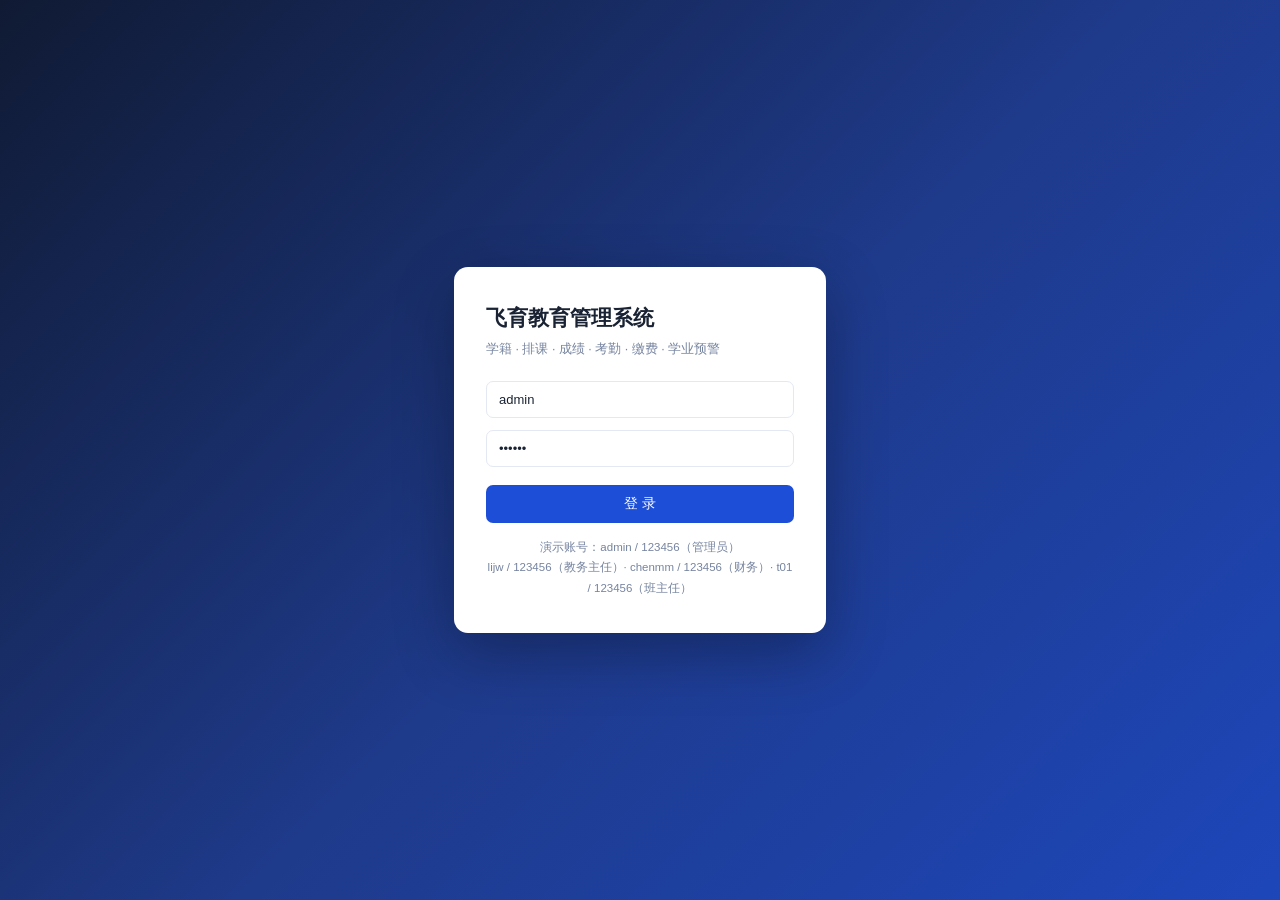
<file: frontend/index.html>
<!DOCTYPE html>
<html lang="zh-CN">
<head>
<meta charset="utf-8">
<meta name="viewport" content="width=device-width, initial-scale=1">
<title>飞育教育管理系统</title>
<link rel="icon" href="favicon.svg">
<link rel="stylesheet" href="style.css">
<script>var PREFIX = (function () {
    var p = location.pathname.replace(/\/[^/]*$/, '');
    return (p === '/' || p === '') ? '' : p;
  })();</script>
</head>
<body>
<div id="sidebar">
  <div class="brand">飞育</div>
  <div class="brand-sub">教育管理系统 v1.0</div>
  <nav id="nav"></nav>
  <div class="side-foot">
    <span id="who">—</span>
    <button class="btn sm ghost" id="btn-logout">退出</button>
  </div>
</div>
<main id="main"></main>
<div id="modal-mask" class="modal-mask hidden"><div class="modal" id="modal"></div></div>
<div id="toast" class="toast hidden"></div>
<script src="app.js"></script>
<script src="pages.js"></script>
<script>boot();</script>
</body>
</html>
</file>
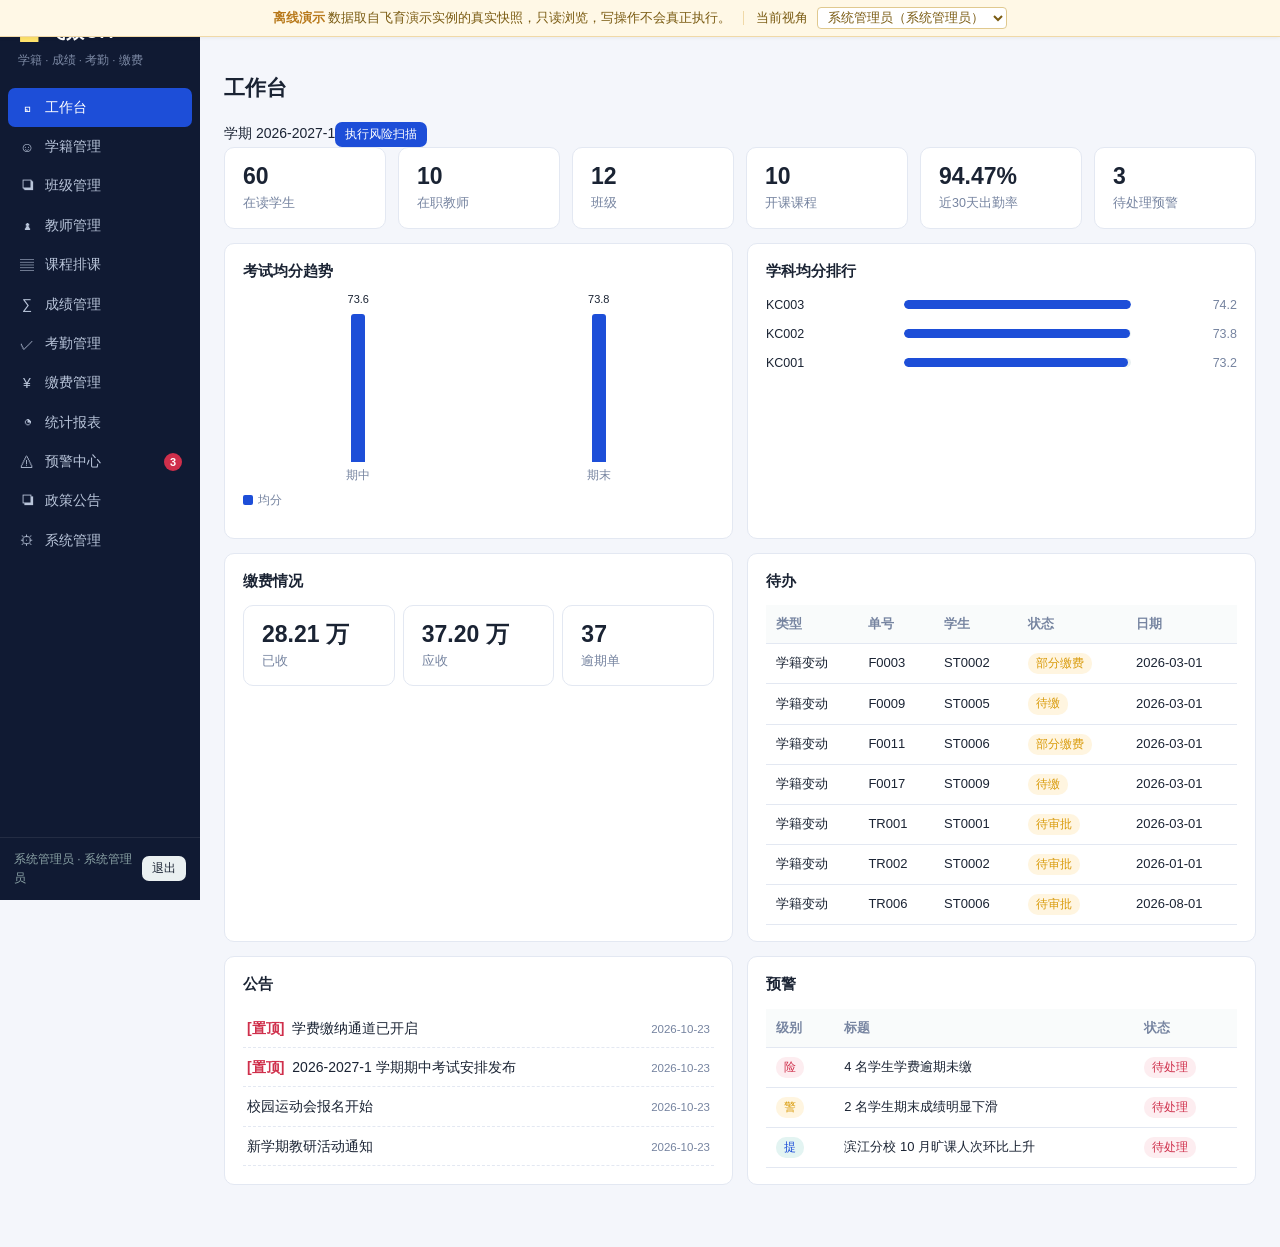
<file: demo/飞育教育管理系统Demo.html>
<!DOCTYPE html>
<html lang="zh-CN">
<head>
<meta charset="UTF-8" />
<meta name="viewport" content="width=device-width, initial-scale=1.0" />
<title>飞育教育管理系统 · 离线演示</title>
<style>
/* 飞育教育管理系统 · 样式 */
:root {
  --pri: #1d4ed8;
  --pri-d: #16389f;
  --bg: #f4f6fb;
  --card: #fff;
  --line: #e3e8f2;
  --txt: #1a2333;
  --sub: #7684a0;
  --ok: #16a34a;
  --warn: #d99b0b;
  --err: #cf2f4b;
  --side: #101a33;
  --side-2: #1b2b52;
}
* { box-sizing: border-box; }
html, body { margin: 0; padding: 0; }
body {
  font: 14px/1.6 -apple-system, "PingFang SC", "Microsoft YaHei", "Segoe UI", sans-serif;
  color: var(--txt);
  background: var(--bg);
  overflow-x: hidden;
}
a { color: var(--pri); text-decoration: none; }

/* ---------- 侧边栏 ---------- */
#sidebar {
  position: fixed; left: 0; top: 0; bottom: 0; width: 200px;
  background: var(--side); color: #c5cfdf; display: flex; flex-direction: column;
  z-index: 20;
}
.brand {
  padding: 18px 18px 4px; font-size: 18px; font-weight: 700; color: #fff;
  letter-spacing: 1px;
}
.brand-sub { padding: 0 18px 14px; font-size: 11.5px; color: #7d8aa5; }
#nav { flex: 1; overflow-y: auto; padding: 4px 8px; }
#nav a {
  display: flex; align-items: center; gap: 9px; padding: 8px 10px; margin: 1px 0;
  color: #b9c5da; border-radius: 7px; font-size: 13.5px; position: relative;
}
#nav a .ic { width: 18px; text-align: center; font-size: 14px; }
#nav a:hover { background: var(--side-2); color: #fff; }
#nav a.on { background: var(--pri); color: #fff; }
#nav a .badge {
  margin-left: auto; background: var(--err); color: #fff; font-size: 11px;
  min-width: 18px; height: 18px; line-height: 18px; text-align: center;
  border-radius: 9px; padding: 0 5px; font-weight: 600;
}
#nav a.on .badge { background: rgba(255,255,255,.28); }
.side-foot {
  padding: 12px 14px; border-top: 1px solid rgba(255,255,255,.08);
  font-size: 12px; display: flex; align-items: center; gap: 8px; flex-wrap: wrap;
}
.side-foot span { color: #8ba3a6; flex: 1; min-width: 80px; }

/* ---------- 主区 ---------- */
#main {
  margin-left: 200px; padding: 20px 24px 48px; min-height: 100vh;
}
h2.page { font-size: 19px; margin: 0 0 4px; font-weight: 650; }
.page-desc { color: var(--sub); font-size: 12.5px; margin-bottom: 14px; }

/* ---------- 卡片 ---------- */
.card {
  background: var(--card); border: 1px solid var(--line); border-radius: 10px;
  padding: 16px 18px; margin-bottom: 14px;
}
.card h3 {
  margin: 0 0 12px; font-size: 14.5px; font-weight: 650; display: flex;
  align-items: center; gap: 8px;
}
.card h3 .sub { font-weight: 400; font-size: 12px; color: var(--sub); margin-left: auto; }

/* ---------- KPI ---------- */
.kpis { display: flex; gap: 12px; flex-wrap: wrap; margin-bottom: 14px; }
.kpi {
  background: var(--card); border: 1px solid var(--line); border-radius: 10px;
  padding: 14px 18px; min-width: 130px; flex: 1;
}
.kpi b { display: block; font-size: 23px; font-weight: 700; line-height: 1.25; }
.kpi span { font-size: 12.5px; color: var(--sub); }
.kpi.ok b { color: var(--ok); }
.kpi.warn b { color: var(--warn); }
.kpi.err b { color: var(--err); }
.kpi.pri b { color: var(--pri); }

/* ---------- 工具条 ---------- */
.toolbar { display: flex; gap: 8px; flex-wrap: wrap; align-items: center; margin-bottom: 12px; }
.btn {
  border: 0; background: var(--pri); color: #fff; padding: 7px 14px;
  border-radius: 7px; font-size: 13px; cursor: pointer; font-family: inherit;
  transition: background .15s;
}
.btn:hover { background: var(--pri-d); }
.btn:disabled { opacity: .55; cursor: not-allowed; }
.btn.ghost { background: #eaf0f1; color: var(--txt); }
.btn.ghost:hover { background: #dfe8e9; }
.btn.danger { background: var(--err); }
.btn.ok { background: var(--ok); }
.btn.sm { padding: 4px 10px; font-size: 12px; }

input, select, textarea {
  font-family: inherit; font-size: 13px; padding: 7px 10px;
  border: 1px solid var(--line); border-radius: 7px; background: #fff;
  color: var(--txt); outline: none; max-width: 100%;
}
input:focus, select:focus, textarea:focus { border-color: var(--pri); }
textarea { resize: vertical; min-height: 84px; width: 100%; }

/* ---------- 表格 ---------- */
.tw { overflow-x: auto; }
table { width: 100%; border-collapse: collapse; font-size: 13px; }
th, td {
  text-align: left; padding: 9px 10px; border-bottom: 1px solid var(--line);
  white-space: nowrap;
}
th { color: var(--sub); font-weight: 600; font-size: 12.5px; background: #f9fbfb; }
tbody tr:hover { background: #f6faf9; }
tr.click { cursor: pointer; }
td.wrap { white-space: normal; min-width: 180px; }
td.num, th.num { text-align: right; font-variant-numeric: tabular-nums; }

.tag {
  display: inline-block; padding: 1px 8px; border-radius: 10px; font-size: 12px;
  background: #eaf0f1; color: var(--sub);
}
.tag.ok { background: #e6f7ec; color: var(--ok); }
.tag.warn { background: #fff5e0; color: var(--warn); }
.tag.err { background: #fdedf0; color: var(--err); }
.tag.pri { background: #e3f4f2; color: var(--pri); }

.empty { color: var(--sub); text-align: center; padding: 44px 12px; font-size: 13px; }

/* ---------- 表单 ---------- */
.fld { display: block; margin-bottom: 12px; }
.fld > span { display: block; font-size: 12.5px; color: var(--sub); margin-bottom: 5px; }
.fld input, .fld select, .fld textarea { width: 100%; }
.fld i { display: block; font-size: 11.5px; color: var(--sub); font-style: normal; margin-top: 3px; }
.grid2 { display: grid; grid-template-columns: 1fr 1fr; gap: 0 14px; }
.grid3 { display: grid; grid-template-columns: repeat(3, 1fr); gap: 0 14px; }

/* ---------- 进度条 ---------- */
.bar { background: #eaf0f1; border-radius: 5px; height: 9px; overflow: hidden; }
.bar i { display: block; height: 100%; background: var(--pri); border-radius: 5px; }
.bar i.warn { background: var(--warn); }
.bar i.err { background: var(--err); }
.bar i.ok { background: var(--ok); }

/* ---------- 竖向柱状图 ---------- */
.chart { display: flex; align-items: flex-end; gap: 10px; height: 190px; padding: 6px 0 0; }
.chart .col { flex: 1; display: flex; flex-direction: column; justify-content: flex-end;
  align-items: center; gap: 4px; min-width: 0; }
.chart .col .bars { display: flex; gap: 3px; align-items: flex-end; height: 150px; }
.chart .col .bars i { width: 14px; border-radius: 3px 3px 0 0; background: var(--pri);
  display: block; min-height: 2px; }
.chart .col .bars i.b2 { background: #9ecfc9; }
.chart .col .lb { font-size: 11.5px; color: var(--sub); white-space: nowrap; }
.chart .col .vv { font-size: 11px; color: var(--txt); }

/* ---------- 横向条形排行 ---------- */
.rank { display: flex; flex-direction: column; gap: 9px; }
.rank .r { display: flex; align-items: center; gap: 10px; font-size: 12.5px; }
.rank .r .n { width: 128px; overflow: hidden; text-overflow: ellipsis; white-space: nowrap; }
.rank .r .b { flex: 1; }
.rank .r .v { width: 96px; text-align: right; color: var(--sub);
  font-variant-numeric: tabular-nums; }

/* ---------- 时间线 ---------- */
.tl { position: relative; padding-left: 22px; }
.tl:before {
  content: ''; position: absolute; left: 6px; top: 6px; bottom: 6px;
  width: 2px; background: var(--line);
}
.tl-item { position: relative; padding: 0 0 16px; }
.tl-item:before {
  content: ''; position: absolute; left: -20px; top: 5px; width: 10px; height: 10px;
  border-radius: 50%; background: #fff; border: 2px solid var(--pri);
}
.tl-item.pass:before { border-color: var(--ok); }
.tl-item.reject:before { border-color: var(--err); }
.tl-item .t { font-size: 11.5px; color: var(--sub); }
.tl-item .h { font-weight: 600; font-size: 13.5px; margin: 1px 0; }
.tl-item .d { color: var(--sub); font-size: 12.5px; }

/* ---------- 风险卡片 ---------- */
.risk-list { display: flex; flex-direction: column; gap: 10px; }
.risk-item {
  background: var(--card); border: 1px solid var(--line); border-left: 3px solid var(--warn);
  border-radius: 9px; padding: 12px 16px;
}
.risk-item.lv-hi { border-left-color: var(--err); }
.risk-item.lv-mid { border-left-color: var(--warn); }
.risk-item.lv-lo { border-left-color: #9ecfc9; }
.risk-item .h { display: flex; align-items: center; gap: 8px; }
.risk-item .h b { font-size: 13.5px; }
.risk-item .d { color: var(--sub); font-size: 12.5px; margin: 4px 0 0; }

/* ---------- 税率卡 ---------- */
.rate-grid { display: grid; grid-template-columns: repeat(auto-fill, minmax(150px, 1fr)); gap: 10px; }
.rate-card {
  border: 1px solid var(--line); border-radius: 9px; padding: 12px 14px; background: #fff;
}
.rate-card b { display: block; font-size: 20px; color: var(--pri); }
.rate-card span { font-size: 12px; color: var(--sub); }

/* ---------- 弹层 ---------- */
.modal-mask {
  position: fixed; inset: 0; background: rgba(15, 28, 30, .45); z-index: 60;
  display: flex; align-items: flex-start; justify-content: center; padding: 40px 16px;
  overflow-y: auto;
}
.modal {
  background: #fff; border-radius: 12px; padding: 20px 22px; width: 520px;
  max-width: 100%; box-shadow: 0 16px 48px rgba(0,0,0,.22);
}
.modal.wide { width: 800px; }
.modal h3 { margin: 0 0 14px; font-size: 16px; }
.modal .acts { display: flex; gap: 8px; justify-content: flex-end; margin-top: 16px; }
.hidden { display: none !important; }

.toast {
  position: fixed; left: 50%; bottom: 40px; transform: translateX(-50%);
  background: #1a2333; color: #fff; padding: 10px 20px; border-radius: 8px;
  font-size: 13px; z-index: 90; box-shadow: 0 8px 24px rgba(0,0,0,.2);
  max-width: 80vw;
}

/* ---------- 结算卡 ---------- */
.settle {
  background: linear-gradient(135deg, #1d4ed8, #3b82f6); color: #fff;
  border-radius: 10px; padding: 16px 20px; margin-bottom: 14px;
}
.settle .row { display: flex; gap: 26px; flex-wrap: wrap; }
.settle .row > div b { display: block; font-size: 21px; font-weight: 700; }
.settle .row > div span { font-size: 12px; opacity: .82; }
.settle .note { margin-top: 10px; font-size: 12px; opacity: .85; }

/* ---------- 登录页 ---------- */
.login-wrap {
  min-height: 100vh; display: flex; align-items: center; justify-content: center;
  background: linear-gradient(135deg, #101a33 0%, #1e3a8a 52%, #1d4ed8 130%);
  padding: 20px;
}
.login-box {
  background: #fff; border-radius: 14px; padding: 34px 32px; width: 372px;
  max-width: 100%; box-shadow: 0 20px 60px rgba(0,0,0,.3);
}
.login-box h1 { font-size: 21px; margin: 0 0 4px; }
.login-box p { color: var(--sub); font-size: 12.5px; margin: 0 0 22px; }
.login-box input { width: 100%; margin-bottom: 12px; padding: 10px 12px; }
.login-box .btn { width: 100%; padding: 10px; font-size: 14px; margin-top: 6px; }
.hint { font-size: 11.5px; color: var(--sub); text-align: center; margin-top: 14px;
  line-height: 1.8; }

/* ---------- 移动端 ---------- */
@media (max-width: 820px) {
  #sidebar {
    position: static; width: auto; flex-direction: row; align-items: center;
    overflow-x: auto; padding: 0 8px;
  }
  .brand { padding: 10px 8px; font-size: 15px; white-space: nowrap; }
  .brand-sub { display: none; }
  #nav { display: flex; padding: 6px 0; flex: 1; }
  #nav a { white-space: nowrap; padding: 6px 10px; }
  #nav a .ic { display: none; }
  .side-foot { border: 0; padding: 6px; }
  .side-foot span { display: none; }
  #main { margin-left: 0; padding: 14px 12px 40px; }
  .grid2, .grid3 { grid-template-columns: 1fr; }
  .kpi b { font-size: 20px; }
  .chart { height: 160px; }
  .chart .col .bars { height: 120px; }
}

/* ---------- 飞育扩展 ---------- */
.sub-cell { font-size: 12px; color: var(--sub); max-width: 280px; white-space: normal; }
.rowitem { padding: 8px 4px; border-bottom: 1px dashed var(--line); display: flex; flex-wrap: wrap; align-items: baseline; gap: 8px; }
.rowitem.hot b { color: var(--err); }
.rowitem i { margin-left: auto; font-style: normal; font-size: 11.5px; color: var(--sub); }
.rowitem p { width: 100%; margin: 2px 0 0; font-size: 12.5px; color: var(--sub); }
table.week th { text-align: center; padding: 6px 4px; font-size: 12.5px; }
table.week td { border: 1px solid var(--line); padding: 3px; vertical-align: top; height: 46px; }
.slot b { display: block; font-size: 12px; color: var(--pri); }
.slot i { font-style: normal; font-size: 11px; color: var(--sub); }
.card.hot { border-color: #f3c1cb; background: #fff7f8; }
select, input[type=number] { margin-left: 6px; }


.demo-bar{position:fixed;left:0;right:0;top:0;z-index:99;background:#fff8e6;color:#7a5b12;
  border-bottom:1px solid #f0d9a8;font-size:12.5px;padding:7px 16px;text-align:center;
  box-shadow:0 1px 4px rgba(0,0,0,.06)}
.demo-bar b{color:#b8791b}
.demo-bar .who{margin-left:12px;padding-left:12px;border-left:1px solid #f0d9a8}
.demo-bar select{font-size:12.5px;padding:2px 6px;border:1px solid #e0c98f;border-radius:4px;
  background:#fff;color:#7a5b12}
body{padding-top:34px}

</style>
</head>
<body>
  <div id="sidebar">
    <div class="brand">🗂️ 飞效OA</div>
    <div class="brand-sub">学籍 · 成绩 · 考勤 · 缴费</div>
    <nav id="nav"></nav>
    <div class="side-foot">
      <span id="who"></span>
      <button id="btn-logout" class="btn ghost sm">退出</button>
    </div>
  </div>
  <main id="main"><div class="empty">加载中…</div></main>
  <div id="modal-mask" class="modal-mask hidden"><div id="modal" class="modal"></div></div>
  <div id="toast" class="toast hidden"></div>
<script>var PREFIX = '';</script>
<script>

/* ============ 离线演示运行时：拦截 fetch 改读快照 ============ */
var SNAP = {"/api/auth/me":{"username":"admin","name":"系统管理员","role":"admin","roleLabel":"系统管理员","dept":"D001","deptName":"校长办公室","title":"管理员","phone":"13833950103","email":"admin@feiyu.cn","perms":["*"]},"/api/dashboard":{"term":"2026-2027-1","kpi":{"schools":2,"students":60,"teachers":10,"classes":12,"courses":10,"feeAmount":372000.0,"feePaid":282100.0,"feeOverdue":37,"avgScore":73.7,"passRate":81.11111111111111,"attendanceRate":94.47,"riskOpen":3,"riskHigh":1},"trend":[{"exam":"期中","avg":73.6},{"exam":"期末","avg":73.8}],"byCourse":[{"name":"KC003","avg":74.2,"cnt":120},{"name":"KC002","avg":73.8,"cnt":120},{"name":"KC001","avg":73.2,"cnt":120}],"pendingFees":[{"no":"F0003","student_no":"ST0002","amount":6000.0,"paid_amount":3000.0,"due_date":"2026-03-01","status":"部分缴费"},{"no":"F0009","student_no":"ST0005","amount":6000.0,"paid_amount":0.0,"due_date":"2026-03-01","status":"待缴"},{"no":"F0011","student_no":"ST0006","amount":6000.0,"paid_amount":3000.0,"due_date":"2026-03-01","status":"部分缴费"},{"no":"F0017","student_no":"ST0009","amount":6000.0,"paid_amount":0.0,"due_date":"2026-03-01","status":"待缴"},{"no":"F0029","student_no":"ST0015","amount":6000.0,"paid_amount":3000.0,"due_date":"2026-03-01","status":"部分缴费"},{"no":"F0041","student_no":"ST0021","amount":6000.0,"paid_amount":3000.0,"due_date":"2026-03-01","status":"部分缴费"},{"no":"F0047","student_no":"ST0024","amount":6000.0,"paid_amount":3000.0,"due_date":"2026-03-01","status":"部分缴费"},{"no":"F0051","student_no":"ST0026","amount":6000.0,"paid_amount":0.0,"due_date":"2026-03-01","status":"待缴"}],"pendingTransfers":[{"no":"TR001","student_no":"ST0001","kind":"转班","status":"待审批","effect_date":"2026-03-01"},{"no":"TR002","student_no":"ST0002","kind":"转入","status":"待审批","effect_date":"2026-01-01"},{"no":"TR006","student_no":"ST0006","kind":"退学","status":"待审批","effect_date":"2026-08-01"}],"notices":[{"id":2,"title":"学费缴纳通道已开启","created_at":"2026-10-23 12:50:59","top":1},{"id":1,"title":"2026-2027-1 学期期中考试安排发布","created_at":"2026-10-23 12:50:59","top":1},{"id":4,"title":"校园运动会报名开始","created_at":"2026-10-23 12:50:59","top":0},{"id":3,"title":"新学期教研活动通知","created_at":"2026-10-23 12:50:59","top":0}],"risks":[{"id":2,"school":"S01","level":"险","title":"4 名学生学费逾期未缴","status":"待处理"},{"id":1,"school":"S01","level":"警","title":"2 名学生期末成绩明显下滑","status":"待处理"},{"id":3,"school":"S02","level":"提","title":"滨江分校 10 月旷课人次环比上升","status":"待处理"}]},"/api/notices":[{"id":2,"title":"学费缴纳通道已开启","body":"本学期学费可通过线上缴费通道办理，截止 9 月 15 日","author":"admin","top":1,"created_at":"2026-10-23 12:50:59"},{"id":1,"title":"2026-2027-1 学期期中考试安排发布","body":"期中考试定于 11 月 4-6 日进行，请各班教务提前排布考场","author":"admin","top":1,"created_at":"2026-10-23 12:50:59"},{"id":4,"title":"校园运动会报名开始","body":"10 月 28-29 日举行秋季运动会，各班即日起报名","author":"admin","top":0,"created_at":"2026-10-23 12:50:59"},{"id":3,"title":"新学期教研活动通知","body":"每周三下午各学科组集中教研，地点：行政楼 302","author":"admin","top":0,"created_at":"2026-10-23 12:50:59"}],"/api/schools":{"list":[{"code":"S01","name":"飞育实验中学","city":"杭州","address":"西湖区文三路 128 号","principal":"王志远","contact":"钱老师","phone":"13900000001","opened_at":"2012-09-01","status":"启用","memo":"","created_at":"2026-10-23 12:50:59"},{"code":"S02","name":"飞育滨江分校","city":"杭州","address":"滨江区江南大道 88 号","principal":"张慧芳","contact":"沈老师","phone":"13900000002","opened_at":"2018-09-01","status":"启用","memo":"","created_at":"2026-10-23 12:50:59"}],"total":2},"/api/teachers":{"list":[{"no":"T0001","name":"孙国栋","gender":"男","school":"S01","subject":"数学","title":"教师","phone":"13741874241","email":"t01@feiyu.cn","hire_date":"2015-08-15","status":"在职","memo":"","created_at":"2026-10-23 12:50:59"},{"no":"T0002","name":"周雅琴","gender":"男","school":"S01","subject":"语文","title":"高级教师","phone":"13779103310","email":"t02@feiyu.cn","hire_date":"2014-08-15","status":"在职","memo":"","created_at":"2026-10-23 12:50:59"},{"no":"T0003","name":"吴天宇","gender":"女","school":"S01","subject":"英语","title":"一级教师","phone":"13747661215","email":"t03@feiyu.cn","hire_date":"2010-08-15","status":"在职","memo":"","created_at":"2026-10-23 12:50:59"},{"no":"T0004","name":"郑晓岚","gender":"男","school":"S01","subject":"物理","title":"一级教师","phone":"13754123621","email":"t04@feiyu.cn","hire_date":"2010-08-15","status":"在职","memo":"","created_at":"2026-10-23 12:50:59"},{"no":"T0005","name":"马春华","gender":"男","school":"S01","subject":"化学","title":"教师","phone":"13761233575","email":"t05@feiyu.cn","hire_date":"2023-08-15","status":"在职","memo":"","created_at":"2026-10-23 12:50:59"},{"no":"T0006","name":"冯秋实","gender":"女","school":"S01","subject":"生物","title":"一级教师","phone":"13750509600","email":"t06@feiyu.cn","hire_date":"2012-08-15","status":"在职","memo":"","created_at":"2026-10-23 12:50:59"},{"no":"T0007","name":"褚文澜","gender":"男","school":"S01","subject":"历史","title":"高级教师","phone":"13799007123","email":"t07@feiyu.cn","hire_date":"2010-08-15","status":"在职","memo":"","created_at":"2026-10-23 12:50:59"},{"no":"T0008","name":"卫青禾","gender":"男","school":"S02","subject":"地理","title":"高级教师","phone":"13730219882","email":"t08@feiyu.cn","hire_date":"2019-08-15","status":"在职","memo":"","created_at":"2026-10-23 12:50:59"},{"no":"T0009","name":"蒋月明","gender":"女","school":"S02","subject":"体育","title":"高级教师","phone":"13734964221","email":"t09@feiyu.cn","hire_date":"2023-08-15","status":"在职","memo":"","created_at":"2026-10-23 12:50:59"},{"no":"T0010","name":"沈星河","gender":"男","school":"S02","subject":"信息","title":"高级教师","phone":"13795314317","email":"t10@feiyu.cn","hire_date":"2015-08-15","status":"在职","memo":"","created_at":"2026-10-23 12:50:59"}],"total":10},"/api/classes":{"list":[{"no":"CLS001","name":"高一(1)班","school":"S01","grade":"高一","head_teacher":"孙国栋","room":"教学楼高-1","capacity":45,"student_count":5,"term":"2026-2027-1","status":"在读","memo":"","created_at":"2026-10-23 12:50:59"},{"no":"CLS002","name":"高一(2)班","school":"S01","grade":"高一","head_teacher":"周雅琴","room":"教学楼高-2","capacity":45,"student_count":5,"term":"2026-2027-1","status":"在读","memo":"","created_at":"2026-10-23 12:50:59"},{"no":"CLS003","name":"高一(1)班","school":"S02","grade":"高一","head_teacher":"吴天宇","room":"教学楼高-1","capacity":45,"student_count":5,"term":"2026-2027-1","status":"在读","memo":"","created_at":"2026-10-23 12:50:59"},{"no":"CLS004","name":"高一(2)班","school":"S02","grade":"高一","head_teacher":"郑晓岚","room":"教学楼高-2","capacity":45,"student_count":5,"term":"2026-2027-1","status":"在读","memo":"","created_at":"2026-10-23 12:50:59"},{"no":"CLS005","name":"高二(1)班","school":"S01","grade":"高二","head_teacher":"马春华","room":"教学楼高-1","capacity":45,"student_count":5,"term":"2026-2027-1","status":"在读","memo":"","created_at":"2026-10-23 12:50:59"},{"no":"CLS006","name":"高二(2)班","school":"S01","grade":"高二","head_teacher":"冯秋实","room":"教学楼高-2","capacity":45,"student_count":5,"term":"2026-2027-1","status":"在读","memo":"","created_at":"2026-10-23 12:50:59"},{"no":"CLS007","name":"高二(1)班","school":"S02","grade":"高二","head_teacher":"褚文澜","room":"教学楼高-1","capacity":45,"student_count":5,"term":"2026-2027-1","status":"在读","memo":"","created_at":"2026-10-23 12:50:59"},{"no":"CLS008","name":"高二(2)班","school":"S02","grade":"高二","head_teacher":"卫青禾","room":"教学楼高-2","capacity":45,"student_count":5,"term":"2026-2027-1","status":"在读","memo":"","created_at":"2026-10-23 12:50:59"},{"no":"CLS009","name":"高三(1)班","school":"S01","grade":"高三","head_teacher":"蒋月明","room":"教学楼高-1","capacity":45,"student_count":5,"term":"2026-2027-1","status":"在读","memo":"","created_at":"2026-10-23 12:50:59"},{"no":"CLS010","name":"高三(2)班","school":"S01","grade":"高三","head_teacher":"沈星河","room":"教学楼高-2","capacity":45,"student_count":5,"term":"2026-2027-1","status":"在读","memo":"","created_at":"2026-10-23 12:50:59"},{"no":"CLS011","name":"高三(1)班","school":"S02","grade":"高三","head_teacher":"孙国栋","room":"教学楼高-1","capacity":45,"student_count":5,"term":"2026-2027-1","status":"在读","memo":"","created_at":"2026-10-23 12:50:59"},{"no":"CLS012","name":"高三(2)班","school":"S02","grade":"高三","head_teacher":"周雅琴","room":"教学楼高-2","capacity":45,"student_count":5,"term":"2026-2027-1","status":"在读","memo":"","created_at":"2026-10-23 12:50:59"}],"total":12},"/api/courses":{"list":[{"code":"KC001","name":"语文必修","subject":"数学","school":"S01","teacher":"孙国栋","grade":"高一","hours_per_week":4,"credit":1.0,"status":"开课","memo":"","created_at":"2026-10-23 12:50:59"},{"code":"KC002","name":"数学必修","subject":"语文","school":"S01","teacher":"周雅琴","grade":"高一","hours_per_week":2,"credit":3.0,"status":"开课","memo":"","created_at":"2026-10-23 12:50:59"},{"code":"KC003","name":"英语必修","subject":"英语","school":"S01","teacher":"吴天宇","grade":"高一","hours_per_week":2,"credit":3.0,"status":"开课","memo":"","created_at":"2026-10-23 12:50:59"},{"code":"KC004","name":"物理必修","subject":"物理","school":"S01","teacher":"郑晓岚","grade":"高一","hours_per_week":5,"credit":1.0,"status":"开课","memo":"","created_at":"2026-10-23 12:50:59"},{"code":"KC005","name":"化学选修","subject":"化学","school":"S01","teacher":"马春华","grade":"高一","hours_per_week":4,"credit":2.0,"status":"开课","memo":"","created_at":"2026-10-23 12:50:59"},{"code":"KC006","name":"生物选修","subject":"生物","school":"S01","teacher":"冯秋实","grade":"高一","hours_per_week":3,"credit":3.0,"status":"开课","memo":"","created_at":"2026-10-23 12:50:59"},{"code":"KC007","name":"历史必修","subject":"历史","school":"S01","teacher":"褚文澜","grade":"高一","hours_per_week":2,"credit":3.0,"status":"开课","memo":"","created_at":"2026-10-23 12:50:59"},{"code":"KC008","name":"地理选修","subject":"地理","school":"S01","teacher":"卫青禾","grade":"高一","hours_per_week":4,"credit":2.0,"status":"开课","memo":"","created_at":"2026-10-23 12:50:59"},{"code":"KC009","name":"体育","subject":"体育","school":"S01","teacher":"蒋月明","grade":"高一","hours_per_week":4,"credit":1.0,"status":"开课","memo":"","created_at":"2026-10-23 12:50:59"},{"code":"KC010","name":"信息素养","subject":"信息","school":"S01","teacher":"沈星河","grade":"高一","hours_per_week":2,"credit":1.0,"status":"开课","memo":"","created_at":"2026-10-23 12:50:59"}],"total":10},"/api/policies":{"list":[{"id":4,"title":"学生体质健康监测实施办法","doc_no":"教基〔2026〕第4号","category":"学生管理","effect_date":"2026-01-01","expire_date":"2028-12-31","summary":"每学年开展体质健康测试并建档，测试结果纳入综合素质评价","tags":"教育,规范","status":"有效"},{"id":3,"title":"学校收费管理与退费办法","doc_no":"教基〔2026〕第3号","category":"财务管理","effect_date":"2026-01-01","expire_date":"2028-12-31","summary":"学费按学期收取，退学按月折算退费，严禁跨学期预收","tags":"教育,规范","status":"有效"},{"id":2,"title":"双减政策下的课程与作业管理规定","doc_no":"教基〔2026〕第7号","category":"课程管理","effect_date":"2026-01-01","expire_date":"2028-12-31","summary":"控制作业总量，初中每天不超过 90 分钟；丰富课后服务供给","tags":"教育,规范","status":"有效"},{"id":1,"title":"教育部关于加强中小学生学籍管理的指导意见","doc_no":"教基〔2026〕第3号","category":"学籍管理","effect_date":"2026-01-01","expire_date":"2028-12-31","summary":"规范学籍建立、变动、毕业各环节流程，一人一籍、籍随人走","tags":"教育,规范","status":"有效"}],"total":4},"/api/users":{"list":[{"username":"admin","name":"系统管理员","dept":"D001","title":"管理员","role":"admin","phone":"13833950103","email":"admin@feiyu.cn","status":"启用","created_at":"2026-10-23 12:50:59"},{"username":"chenmm","name":"陈美美","dept":"D004","title":"财务会计","role":"finance","phone":"13847349494","email":"chenmm@feiyu.cn","status":"启用","created_at":"2026-10-23 12:50:59"},{"username":"lijw","name":"李静雯","dept":"D002","title":"教务主任","role":"dean","phone":"13827122846","email":"lijw@feiyu.cn","status":"启用","created_at":"2026-10-23 12:50:59"},{"username":"liuyg","name":"刘永刚","dept":"D005","title":"后勤主管","role":"reader","phone":"13832308027","email":"liuyg@feiyu.cn","status":"启用","created_at":"2026-10-23 12:50:59"},{"username":"reader01","name":"何访客","dept":"D006","title":"只读用户","role":"reader","phone":"13853478481","email":"reader01@feiyu.cn","status":"启用","created_at":"2026-10-23 12:50:59"},{"username":"t01","name":"孙国栋","dept":"D002","title":"数学教师/班主任","role":"teacher","phone":"13849257595","email":"t01@feiyu.cn","status":"启用","created_at":"2026-10-23 12:50:59"},{"username":"t02","name":"周雅琴","dept":"D002","title":"语文教师/班主任","role":"teacher","phone":"13803072731","email":"t02@feiyu.cn","status":"启用","created_at":"2026-10-23 12:50:59"},{"username":"t03","name":"吴天宇","dept":"D002","title":"英语教师","role":"teacher","phone":"13854656075","email":"t03@feiyu.cn","status":"启用","created_at":"2026-10-23 12:50:59"},{"username":"t04","name":"郑晓岚","dept":"D002","title":"物理教师","role":"teacher","phone":"13810324577","email":"t04@feiyu.cn","status":"启用","created_at":"2026-10-23 12:50:59"},{"username":"wangzx","name":"王志远","dept":"D001","title":"校长","role":"principal","phone":"13835487028","email":"wangzx@feiyu.cn","status":"启用","created_at":"2026-10-23 12:50:59"},{"username":"zhanghf","name":"张慧芳","dept":"D003","title":"学生处主任","role":"dean","phone":"13871627148","email":"zhanghf@feiyu.cn","status":"启用","created_at":"2026-10-23 12:50:59"},{"username":"zhaolx","name":"赵凌雪","dept":"D006","title":"招生主管","role":"reader","phone":"13876938074","email":"zhaolx@feiyu.cn","status":"启用","created_at":"2026-10-23 12:50:59"}],"total":12},"/api/roles":[{"role":"admin","label":"系统管理员","perms":["*"]},{"role":"principal","label":"校长","perms":["dashboard.read","edu.read","org.read","policy.read","report.read","risk.read"]},{"role":"dean","label":"教务/学生处","perms":["dashboard.read","edu.read","edu.write","policy.read","report.read","risk.read","score.write"]},{"role":"teacher","label":"教师","perms":["dashboard.read","edu.read","report.read","score.write"]},{"role":"finance","label":"财务","perms":["dashboard.read","edu.read","fee.read","fee.write","report.read"]},{"role":"reader","label":"只读用户","perms":["dashboard.read","edu.read","report.read"]}],"/api/api-keys":{"list":[],"total":0},"/api/sync/version":{"students":1,"scores":1,"fees":1,"attendance":1},"/api/health":{"brand":"飞育教育管理系统","version":"1.0.0","routes":63,"users":12,"schools":2,"students":60,"teachers":10,"classes":12,"courses":10,"term":"2026-2027-1","time":"2026-10-23 12:53:27"},"/api/apidoc":{"brand":"飞育教育管理系统","version":"1.0.0","count":63,"routes":[{"method":"GET","path":"^/api/health$","perm":"-"},{"method":"GET","path":"^/api/apidoc$","perm":"-"},{"method":"POST","path":"^/api/auth/login$","perm":"-"},{"method":"POST","path":"^/api/auth/logout$","perm":"-"},{"method":"GET","path":"^/api/auth/me$","perm":"-"},{"method":"POST","path":"^/api/auth/change-password$","perm":"-"},{"method":"GET","path":"^/api/dashboard$","perm":"dashboard.read"},{"method":"GET","path":"^/api/schools$","perm":"edu.read"},{"method":"GET","path":"^/api/schools/([\\w\\-]+)$","perm":"edu.read"},{"method":"POST","path":"^/api/schools/save$","perm":"edu.write"},{"method":"GET","path":"^/api/teachers$","perm":"edu.read"},{"method":"GET","path":"^/api/teachers/([\\w\\-]+)$","perm":"edu.read"},{"method":"POST","path":"^/api/teachers/save$","perm":"edu.write"},{"method":"GET","path":"^/api/classes$","perm":"edu.read"},{"method":"GET","path":"^/api/classes/([\\w\\-]+)$","perm":"edu.read"},{"method":"POST","path":"^/api/classes/save$","perm":"edu.write"},{"method":"GET","path":"^/api/students$","perm":"edu.read"},{"method":"GET","path":"^/api/students/([\\w\\-]+)$","perm":"edu.read"},{"method":"POST","path":"^/api/students/save$","perm":"edu.write"},{"method":"POST","path":"^/api/students/status$","perm":"edu.write"},{"method":"GET","path":"^/api/courses$","perm":"edu.read"},{"method":"GET","path":"^/api/courses/([\\w\\-]+)$","perm":"edu.read"},{"method":"POST","path":"^/api/courses/save$","perm":"edu.write"},{"method":"GET","path":"^/api/schedule$","perm":"edu.read"},{"method":"POST","path":"^/api/schedule/save$","perm":"edu.write"},{"method":"GET","path":"^/api/schedule/conflicts$","perm":"edu.read"},{"method":"GET","path":"^/api/scores$","perm":"edu.read"},{"method":"POST","path":"^/api/scores/save$","perm":"score.write"},{"method":"GET","path":"^/api/scores/analysis$","perm":"edu.read"},{"method":"GET","path":"^/api/scores/rank$","perm":"edu.read"},{"method":"GET","path":"^/api/scores/transcript/([\\w\\-]+)$","perm":"edu.read"},{"method":"GET","path":"^/api/attendance$","perm":"edu.read"},{"method":"POST","path":"^/api/attendance/save$","perm":"edu.write"},{"method":"GET","path":"^/api/attendance/stats$","perm":"edu.read"},{"method":"GET","path":"^/api/fees$","perm":"edu.read"},{"method":"POST","path":"^/api/fees/save$","perm":"fee.write"},{"method":"POST","path":"^/api/fees/pay$","perm":"fee.write"},{"method":"GET","path":"^/api/fees/summary$","perm":"edu.read"},{"method":"GET","path":"^/api/transfers$","perm":"edu.read"},{"method":"POST","path":"^/api/transfers/save$","perm":"edu.write"},{"method":"POST","path":"^/api/transfers/approve$","perm":"edu.write"},{"method":"GET","path":"^/api/risks$","perm":"risk.read"},{"method":"POST","path":"^/api/risks/close$","perm":"risk.read"},{"method":"POST","path":"^/api/risks/scan$","perm":"risk.read"},{"method":"GET","path":"^/api/policies$","perm":"edu.read"},{"method":"GET","path":"^/api/policies/(\\d+)$","perm":"edu.read"},{"method":"GET","path":"^/api/notices$","perm":"-"},{"method":"POST","path":"^/api/notices/save$","perm":"edu.write"},{"method":"GET","path":"^/api/reports/summary$","perm":"report.read"},{"method":"GET","path":"^/api/reports/trend$","perm":"report.read"},{"method":"GET","path":"^/api/reports/attendance$","perm":"report.read"},{"method":"GET","path":"^/api/reports/fee$","perm":"report.read"},{"method":"GET","path":"^/api/reports/grade-dist$","perm":"report.read"},{"method":"GET","path":"^/api/reports/export$","perm":"report.read"},{"method":"GET","path":"^/api/users$","perm":"org.read"},{"method":"POST","path":"^/api/users/save$","perm":"org.read"},{"method":"GET","path":"^/api/roles$","perm":"org.read"},{"method":"GET","path":"^/api/depts$","perm":"org.read"},{"method":"GET","path":"^/api/logs$","perm":"system.read"},{"method":"GET","path":"^/api/api-keys$","perm":"system.read"},{"method":"POST","path":"^/api/api-keys/create$","perm":"system.read"},{"method":"GET","path":"^/api/sync/version$","perm":"edu.read"},{"method":"GET","path":"^/api/sync$","perm":"edu.read"}],"auth":["Authorization: Bearer <token>","X-Edu-Token: <token>","Cookie: edu_token=<token>","?token=<token>","X-Edu-Key: <apikey>"],"response":{"code":0,"message":"ok","data":{}},"idempotency":"写接口携带 Idempotency-Key 头，重复请求返回首次结果","sync":"GET /api/sync?version=students:3&entities=students,scores"},"/api/students":{"list":[{"no":"ST0001","name":"林子轩","gender":"男","school":"S01","grade":"高一","class_no":"CLS001","birth":"2010-05-09","guardian":"杨家长","relation":"父亲","guardian_phone":"13543168287","address":"杭州市17 小区 9 幢","enroll_date":"2024-09-01","status":"在读","memo":"","created_at":"2026-10-23 12:50:59"},{"no":"ST0002","name":"唐思远","gender":"女","school":"S01","grade":"高一","class_no":"CLS002","birth":"2008-05-25","guardian":"杨家长","relation":"母亲","guardian_phone":"13530467047","address":"杭州市07 小区 4 幢","enroll_date":"2024-09-01","status":"在读","memo":"","created_at":"2026-10-23 12:50:59"},{"no":"ST0003","name":"林一鸣","gender":"男","school":"S02","grade":"高一","class_no":"CLS003","birth":"2010-10-23","guardian":"杨家长","relation":"父亲","guardian_phone":"13597517354","address":"杭州市18 小区 6 幢","enroll_date":"2024-09-01","status":"在读","memo":"","created_at":"2026-10-23 12:50:59"},{"no":"ST0004","name":"陈可欣","gender":"女","school":"S02","grade":"高一","class_no":"CLS004","birth":"2010-11-03","guardian":"杨家长","relation":"母亲","guardian_phone":"13536839999","address":"杭州市26 小区 9 幢","enroll_date":"2024-09-01","status":"在读","memo":"","created_at":"2026-10-23 12:50:59"},{"no":"ST0005","name":"林嘉懿","gender":"男","school":"S01","grade":"高二","class_no":"CLS005","birth":"2009-08-13","guardian":"冯家长","relation":"父亲","guardian_phone":"13578871866","address":"杭州市28 小区 6 幢","enroll_date":"2024-09-01","status":"在读","memo":"","created_at":"2026-10-23 12:50:59"},{"no":"ST0006","name":"许宇轩","gender":"女","school":"S01","grade":"高二","class_no":"CLS006","birth":"2008-08-09","guardian":"邓家长","relation":"母亲","guardian_phone":"13502799556","address":"杭州市27 小区 7 幢","enroll_date":"2024-09-01","status":"在读","memo":"","created_at":"2026-10-23 12:50:59"},{"no":"ST0007","name":"徐若曦","gender":"男","school":"S02","grade":"高二","class_no":"CLS007","birth":"2010-04-10","guardian":"陈家长","relation":"父亲","guardian_phone":"13576821530","address":"杭州市06 小区 11 幢","enroll_date":"2024-09-01","status":"在读","memo":"","created_at":"2026-10-23 12:50:59"},{"no":"ST0008","name":"曹诗涵","gender":"女","school":"S02","grade":"高二","class_no":"CLS008","birth":"2009-08-03","guardian":"罗家长","relation":"母亲","guardian_phone":"13521825795","address":"杭州市12 小区 15 幢","enroll_date":"2024-09-01","status":"在读","memo":"","created_at":"2026-10-23 12:50:59"},{"no":"ST0009","name":"林雨桐","gender":"男","school":"S01","grade":"高三","class_no":"CLS009","birth":"2009-08-02","guardian":"徐家长","relation":"父亲","guardian_phone":"13534873837","address":"杭州市29 小区 14 幢","enroll_date":"2024-09-01","status":"在读","memo":"","created_at":"2026-10-23 12:50:59"},{"no":"ST0010","name":"许雨桐","gender":"女","school":"S01","grade":"高三","class_no":"CLS010","birth":"2009-10-08","guardian":"徐家长","relation":"母亲","guardian_phone":"13534150432","address":"杭州市28 小区 4 幢","enroll_date":"2024-09-01","status":"在读","memo":"","created_at":"2026-10-23 12:50:59"},{"no":"ST0011","name":"徐浩然","gender":"男","school":"S02","grade":"高三","class_no":"CLS011","birth":"2009-12-06","guardian":"何家长","relation":"母亲","guardian_phone":"13575786493","address":"杭州市12 小区 8 幢","enroll_date":"2024-09-01","status":"在读","memo":"","created_at":"2026-10-23 12:50:59"},{"no":"ST0012","name":"黄诗涵","gender":"女","school":"S02","grade":"高三","class_no":"CLS012","birth":"2008-04-24","guardian":"宋家长","relation":"父亲","guardian_phone":"13524179482","address":"杭州市03 小区 13 幢","enroll_date":"2024-09-01","status":"在读","memo":"","created_at":"2026-10-23 12:50:59"},{"no":"ST0013","name":"韩子轩","gender":"男","school":"S01","grade":"高一","class_no":"CLS001","birth":"2008-10-21","guardian":"何家长","relation":"父亲","guardian_phone":"13591432157","address":"杭州市07 小区 17 幢","enroll_date":"2024-09-01","status":"在读","memo":"","created_at":"2026-10-23 12:50:59"},{"no":"ST0014","name":"林思远","gender":"女","school":"S01","grade":"高一","class_no":"CLS002","birth":"2010-04-01","guardian":"宋家长","relation":"母亲","guardian_phone":"13569763654","address":"杭州市28 小区 10 幢","enroll_date":"2024-09-01","status":"在读","memo":"","created_at":"2026-10-23 12:50:59"},{"no":"ST0015","name":"唐雨桐","gender":"男","school":"S02","grade":"高一","class_no":"CLS003","birth":"2010-01-10","guardian":"邓家长","relation":"父亲","guardian_phone":"13509031045","address":"杭州市29 小区 15 幢","enroll_date":"2024-09-01","status":"在读","memo":"","created_at":"2026-10-23 12:50:59"},{"no":"ST0016","name":"冯若曦","gender":"女","school":"S02","grade":"高一","class_no":"CLS004","birth":"2009-06-27","guardian":"林家长","relation":"父亲","guardian_phone":"13583425662","address":"杭州市12 小区 7 幢","enroll_date":"2024-09-01","status":"在读","memo":"","created_at":"2026-10-23 12:50:59"},{"no":"ST0017","name":"唐若曦","gender":"男","school":"S01","grade":"高二","class_no":"CLS005","birth":"2009-03-11","guardian":"韩家长","relation":"父亲","guardian_phone":"13562887499","address":"杭州市05 小区 20 幢","enroll_date":"2024-09-01","status":"在读","memo":"","created_at":"2026-10-23 12:50:59"},{"no":"ST0018","name":"徐思远","gender":"女","school":"S01","grade":"高二","class_no":"CLS006","birth":"2010-11-09","guardian":"许家长","relation":"母亲","guardian_phone":"13561196870","address":"杭州市23 小区 9 幢","enroll_date":"2024-09-01","status":"在读","memo":"","created_at":"2026-10-23 12:50:59"},{"no":"ST0019","name":"杨若曦","gender":"男","school":"S02","grade":"高二","class_no":"CLS007","birth":"2010-07-21","guardian":"杨家长","relation":"母亲","guardian_phone":"13540234342","address":"杭州市12 小区 13 幢","enroll_date":"2024-09-01","status":"在读","memo":"","created_at":"2026-10-23 12:50:59"},{"no":"ST0020","name":"徐佳琪","gender":"女","school":"S02","grade":"高二","class_no":"CLS008","birth":"2009-07-04","guardian":"韩家长","relation":"父亲","guardian_phone":"13500578394","address":"杭州市20 小区 2 幢","enroll_date":"2024-09-01","status":"在读","memo":"","created_at":"2026-10-23 12:50:59"},{"no":"ST0021","name":"冯思远","gender":"男","school":"S01","grade":"高三","class_no":"CLS009","birth":"2009-04-17","guardian":"徐家长","relation":"母亲","guardian_phone":"13529603022","address":"杭州市09 小区 4 幢","enroll_date":"2024-09-01","status":"在读","memo":"","created_at":"2026-10-23 12:50:59"},{"no":"ST0022","name":"宋子轩","gender":"女","school":"S01","grade":"高三","class_no":"CLS010","birth":"2010-10-04","guardian":"何家长","relation":"母亲","guardian_phone":"13559347164","address":"杭州市09 小区 18 幢","enroll_date":"2024-09-01","status":"在读","memo":"","created_at":"2026-10-23 12:50:59"},{"no":"ST0023","name":"冯欣怡","gender":"男","school":"S02","grade":"高三","class_no":"CLS011","birth":"2008-12-23","guardian":"韩家长","relation":"母亲","guardian_phone":"13587419608","address":"杭州市04 小区 4 幢","enroll_date":"2024-09-01","status":"在读","memo":"","created_at":"2026-10-23 12:50:59"},{"no":"ST0024","name":"罗雨桐","gender":"女","school":"S02","grade":"高三","class_no":"CLS012","birth":"2008-07-16","guardian":"曹家长","relation":"母亲","guardian_phone":"13515195406","address":"杭州市16 小区 18 幢","enroll_date":"2024-09-01","status":"在读","memo":"","created_at":"2026-10-23 12:50:59"},{"no":"ST0025","name":"罗俊杰","gender":"男","school":"S01","grade":"高一","class_no":"CLS001","birth":"2009-04-13","guardian":"宋家长","relation":"父亲","guardian_phone":"13560881736","address":"杭州市26 小区 7 幢","enroll_date":"2024-09-01","status":"在读","memo":"","created_at":"2026-10-23 12:50:59"},{"no":"ST0026","name":"罗可欣","gender":"女","school":"S01","grade":"高一","class_no":"CLS002","birth":"2009-02-06","guardian":"陈家长","relation":"母亲","guardian_phone":"13535767534","address":"杭州市23 小区 6 幢","enroll_date":"2024-09-01","status":"在读","memo":"","created_at":"2026-10-23 12:50:59"},{"no":"ST0027","name":"高诗涵","gender":"男","school":"S02","grade":"高一","class_no":"CLS003","birth":"2009-09-23","guardian":"冯家长","relation":"母亲","guardian_phone":"13597688348","address":"杭州市09 小区 9 幢","enroll_date":"2024-09-01","status":"在读","memo":"","created_at":"2026-10-23 12:50:59"},{"no":"ST0028","name":"高嘉懿","gender":"女","school":"S02","grade":"高一","class_no":"CLS004","birth":"2009-04-10","guardian":"唐家长","relation":"父亲","guardian_phone":"13540715478","address":"杭州市24 小区 1 幢","enroll_date":"2024-09-01","status":"在读","memo":"","created_at":"2026-10-23 12:50:59"},{"no":"ST0029","name":"陈浩然","gender":"男","school":"S01","grade":"高二","class_no":"CLS005","birth":"2010-07-22","guardian":"邓家长","relation":"父亲","guardian_phone":"13546251300","address":"杭州市20 小区 12 幢","enroll_date":"2024-09-01","status":"在读","memo":"","created_at":"2026-10-23 12:50:59"},{"no":"ST0030","name":"高佳琪","gender":"女","school":"S01","grade":"高二","class_no":"CLS006","birth":"2009-10-10","guardian":"陈家长","relation":"母亲","guardian_phone":"13563948291","address":"杭州市17 小区 6 幢","enroll_date":"2024-09-01","status":"在读","memo":"","created_at":"2026-10-23 12:50:59"},{"no":"ST0031","name":"林浩然","gender":"男","school":"S02","grade":"高二","class_no":"CLS007","birth":"2010-12-24","guardian":"彭家长","relation":"父亲","guardian_phone":"13526182715","address":"杭州市05 小区 8 幢","enroll_date":"2024-09-01","status":"在读","memo":"","created_at":"2026-10-23 12:50:59"},{"no":"ST0032","name":"唐浩然","gender":"女","school":"S02","grade":"高二","class_no":"CLS008","birth":"2008-03-20","guardian":"林家长","relation":"母亲","guardian_phone":"13576376190","address":"杭州市10 小区 12 幢","enroll_date":"2024-09-01","status":"在读","memo":"","created_at":"2026-10-23 12:50:59"},{"no":"ST0033","name":"何宇轩","gender":"男","school":"S01","grade":"高三","class_no":"CLS009","birth":"2009-04-04","guardian":"高家长","relation":"父亲","guardian_phone":"13597318351","address":"杭州市16 小区 10 幢","enroll_date":"2024-09-01","status":"在读","memo":"","created_at":"2026-10-23 12:50:59"},{"no":"ST0034","name":"彭雨桐","gender":"女","school":"S01","grade":"高三","class_no":"CLS010","birth":"2010-01-10","guardian":"宋家长","relation":"父亲","guardian_phone":"13583283618","address":"杭州市08 小区 2 幢","enroll_date":"2024-09-01","status":"在读","memo":"","created_at":"2026-10-23 12:50:59"},{"no":"ST0035","name":"杨宇轩","gender":"男","school":"S02","grade":"高三","class_no":"CLS011","birth":"2008-12-23","guardian":"曹家长","relation":"母亲","guardian_phone":"13532108558","address":"杭州市06 小区 12 幢","enroll_date":"2024-09-01","status":"在读","memo":"","created_at":"2026-10-23 12:50:59"},{"no":"ST0036","name":"徐可欣","gender":"女","school":"S02","grade":"高三","class_no":"CLS012","birth":"2008-11-01","guardian":"许家长","relation":"母亲","guardian_phone":"13563477209","address":"杭州市17 小区 19 幢","enroll_date":"2024-09-01","status":"在读","memo":"","created_at":"2026-10-23 12:50:59"},{"no":"ST0037","name":"唐欣怡","gender":"男","school":"S01","grade":"高一","class_no":"CLS001","birth":"2008-03-26","guardian":"林家长","relation":"父亲","guardian_phone":"13505493627","address":"杭州市28 小区 6 幢","enroll_date":"2024-09-01","status":"在读","memo":"","created_at":"2026-10-23 12:50:59"},{"no":"ST0038","name":"彭诗涵","gender":"女","school":"S01","grade":"高一","class_no":"CLS002","birth":"2008-06-05","guardian":"冯家长","relation":"母亲","guardian_phone":"13589885629","address":"杭州市15 小区 4 幢","enroll_date":"2024-09-01","status":"在读","memo":"","created_at":"2026-10-23 12:50:59"},{"no":"ST0039","name":"曹宇轩","gender":"男","school":"S02","grade":"高一","class_no":"CLS003","birth":"2009-04-10","guardian":"何家长","relation":"母亲","guardian_phone":"13555985845","address":"杭州市22 小区 11 幢","enroll_date":"2024-09-01","status":"在读","memo":"","created_at":"2026-10-23 12:50:59"},{"no":"ST0040","name":"曹浩然","gender":"女","school":"S02","grade":"高一","class_no":"CLS004","birth":"2010-02-08","guardian":"宋家长","relation":"母亲","guardian_phone":"13578796224","address":"杭州市20 小区 18 幢","enroll_date":"2024-09-01","status":"在读","memo":"","created_at":"2026-10-23 12:50:59"},{"no":"ST0041","name":"曹一鸣","gender":"男","school":"S01","grade":"高二","class_no":"CLS005","birth":"2010-07-03","guardian":"杨家长","relation":"母亲","guardian_phone":"13550574126","address":"杭州市02 小区 16 幢","enroll_date":"2024-09-01","status":"在读","memo":"","created_at":"2026-10-23 12:50:59"},{"no":"ST0042","name":"徐博文","gender":"女","school":"S01","grade":"高二","class_no":"CLS006","birth":"2008-10-26","guardian":"黄家长","relation":"母亲","guardian_phone":"13562795733","address":"杭州市30 小区 6 幢","enroll_date":"2024-09-01","status":"在读","memo":"","created_at":"2026-10-23 12:50:59"},{"no":"ST0043","name":"杨浩然","gender":"男","school":"S02","grade":"高二","class_no":"CLS007","birth":"2010-07-02","guardian":"高家长","relation":"母亲","guardian_phone":"13523050040","address":"杭州市28 小区 1 幢","enroll_date":"2024-09-01","status":"在读","memo":"","created_at":"2026-10-23 12:50:59"},{"no":"ST0044","name":"何雨桐","gender":"女","school":"S02","grade":"高二","class_no":"CLS008","birth":"2009-05-03","guardian":"宋家长","relation":"母亲","guardian_phone":"13517275741","address":"杭州市11 小区 14 幢","enroll_date":"2024-09-01","status":"在读","memo":"","created_at":"2026-10-23 12:50:59"},{"no":"ST0045","name":"陈欣怡","gender":"男","school":"S01","grade":"高三","class_no":"CLS009","birth":"2009-08-07","guardian":"林家长","relation":"母亲","guardian_phone":"13551405285","address":"杭州市29 小区 17 幢","enroll_date":"2024-09-01","status":"在读","memo":"","created_at":"2026-10-23 12:50:59"},{"no":"ST0046","name":"陈若曦","gender":"女","school":"S01","grade":"高三","class_no":"CLS010","birth":"2008-11-28","guardian":"曹家长","relation":"母亲","guardian_phone":"13536766461","address":"杭州市28 小区 8 幢","enroll_date":"2024-09-01","status":"在读","memo":"","created_at":"2026-10-23 12:50:59"},{"no":"ST0047","name":"杨博文","gender":"男","school":"S02","grade":"高三","class_no":"CLS011","birth":"2010-12-21","guardian":"杨家长","relation":"母亲","guardian_phone":"13541293959","address":"杭州市05 小区 1 幢","enroll_date":"2024-09-01","status":"在读","memo":"","created_at":"2026-10-23 12:50:59"},{"no":"ST0048","name":"高若曦","gender":"女","school":"S02","grade":"高三","class_no":"CLS012","birth":"2009-10-28","guardian":"许家长","relation":"母亲","guardian_phone":"13543932727","address":"杭州市26 小区 9 幢","enroll_date":"2024-09-01","status":"在读","memo":"","created_at":"2026-10-23 12:50:59"},{"no":"ST0049","name":"韩思远","gender":"男","school":"S01","grade":"高一","class_no":"CLS001","birth":"2008-12-25","guardian":"唐家长","relation":"母亲","guardian_phone":"13556668506","address":"杭州市03 小区 15 幢","enroll_date":"2024-09-01","status":"在读","memo":"","created_at":"2026-10-23 12:50:59"},{"no":"ST0050","name":"徐欣怡","gender":"女","school":"S01","grade":"高一","class_no":"CLS002","birth":"2008-06-17","guardian":"韩家长","relation":"母亲","guardian_phone":"13518229887","address":"杭州市13 小区 11 幢","enroll_date":"2024-09-01","status":"在读","memo":"","created_at":"2026-10-23 12:50:59"},{"no":"ST0051","name":"许梓豪","gender":"男","school":"S02","grade":"高一","class_no":"CLS003","birth":"2010-08-23","guardian":"冯家长","relation":"父亲","guardian_phone":"13598911116","address":"杭州市07 小区 15 幢","enroll_date":"2024-09-01","status":"在读","memo":"","created_at":"2026-10-23 12:50:59"},{"no":"ST0052","name":"高欣怡","gender":"女","school":"S02","grade":"高一","class_no":"CLS004","birth":"2009-02-12","guardian":"冯家长","relation":"父亲","guardian_phone":"13591964710","address":"杭州市02 小区 8 幢","enroll_date":"2024-09-01","status":"在读","memo":"","created_at":"2026-10-23 12:50:59"},{"no":"ST0053","name":"何可欣","gender":"男","school":"S01","grade":"高二","class_no":"CLS005","birth":"2009-05-28","guardian":"韩家长","relation":"母亲","guardian_phone":"13532531745","address":"杭州市03 小区 14 幢","enroll_date":"2024-09-01","status":"在读","memo":"","created_at":"2026-10-23 12:50:59"},{"no":"ST0054","name":"高梓豪","gender":"女","school":"S01","grade":"高二","class_no":"CLS006","birth":"2010-05-14","guardian":"何家长","relation":"父亲","guardian_phone":"13597742306","address":"杭州市06 小区 16 幢","enroll_date":"2024-09-01","status":"在读","memo":"","created_at":"2026-10-23 12:50:59"},{"no":"ST0055","name":"彭梓豪","gender":"男","school":"S02","grade":"高二","class_no":"CLS007","birth":"2009-06-21","guardian":"罗家长","relation":"父亲","guardian_phone":"13530816511","address":"杭州市28 小区 2 幢","enroll_date":"2024-09-01","status":"在读","memo":"","created_at":"2026-10-23 12:50:59"},{"no":"ST0056","name":"杨梓豪","gender":"女","school":"S02","grade":"高二","class_no":"CLS008","birth":"2008-11-13","guardian":"罗家长","relation":"父亲","guardian_phone":"13504160184","address":"杭州市30 小区 5 幢","enroll_date":"2024-09-01","status":"在读","memo":"","created_at":"2026-10-23 12:50:59"},{"no":"ST0057","name":"杨雨桐","gender":"男","school":"S01","grade":"高三","class_no":"CLS009","birth":"2009-09-28","guardian":"高家长","relation":"母亲","guardian_phone":"13558880020","address":"杭州市09 小区 12 幢","enroll_date":"2024-09-01","status":"在读","memo":"","created_at":"2026-10-23 12:50:59"},{"no":"ST0058","name":"高博文","gender":"女","school":"S01","grade":"高三","class_no":"CLS010","birth":"2010-11-13","guardian":"徐家长","relation":"父亲","guardian_phone":"13501599413","address":"杭州市20 小区 4 幢","enroll_date":"2024-09-01","status":"在读","memo":"","created_at":"2026-10-23 12:50:59"},{"no":"ST0059","name":"徐诗涵","gender":"男","school":"S02","grade":"高三","class_no":"CLS011","birth":"2008-11-16","guardian":"邓家长","relation":"父亲","guardian_phone":"13586941648","address":"杭州市19 小区 9 幢","enroll_date":"2024-09-01","status":"在读","memo":"","created_at":"2026-10-23 12:50:59"},{"no":"ST0060","name":"冯嘉懿","gender":"女","school":"S02","grade":"高三","class_no":"CLS012","birth":"2009-01-24","guardian":"冯家长","relation":"母亲","guardian_phone":"13517906526","address":"杭州市17 小区 3 幢","enroll_date":"2024-09-01","status":"在读","memo":"","created_at":"2026-10-23 12:50:59"}],"total":60},"/api/students/ST0001":{"no":"ST0001","name":"林子轩","gender":"男","school":"S01","grade":"高一","class_no":"CLS001","birth":"2010-05-09","guardian":"杨家长","relation":"父亲","guardian_phone":"13543168287","address":"杭州市17 小区 9 幢","enroll_date":"2024-09-01","status":"在读","memo":"","created_at":"2026-10-23 12:50:59","scores":[{"id":1,"student_no":"ST0001","course":"KC001","exam":"期中","term":"2026-2027-1","score":52.0,"full_score":100.0,"graded_by":"lijw","graded_at":"2026-10-23 12:50:59","memo":""},{"id":2,"student_no":"ST0001","course":"KC002","exam":"期中","term":"2026-2027-1","score":56.0,"full_score":100.0,"graded_by":"lijw","graded_at":"2026-10-23 12:50:59","memo":""},{"id":3,"student_no":"ST0001","course":"KC003","exam":"期中","term":"2026-2027-1","score":53.0,"full_score":100.0,"graded_by":"lijw","graded_at":"2026-10-23 12:50:59","memo":""},{"id":4,"student_no":"ST0001","course":"KC001","exam":"期末","term":"2026-2027-1","score":52.0,"full_score":100.0,"graded_by":"lijw","graded_at":"2026-10-23 12:50:59","memo":""},{"id":5,"student_no":"ST0001","course":"KC002","exam":"期末","term":"2026-2027-1","score":55.0,"full_score":100.0,"graded_by":"lijw","graded_at":"2026-10-23 12:50:59","memo":""},{"id":6,"student_no":"ST0001","course":"KC003","exam":"期末","term":"2026-2027-1","score":55.0,"full_score":100.0,"graded_by":"lijw","graded_at":"2026-10-23 12:50:59","memo":""}],"transcript":[{"id":2,"student_no":"ST0001","course":"KC002","exam":"期中","term":"2026-2027-1","score":56.0,"full_score":100.0,"graded_by":"lijw","graded_at":"2026-10-23 12:50:59","memo":"","rank":1,"level":"不及格","gpa":0.0},{"id":5,"student_no":"ST0001","course":"KC002","exam":"期末","term":"2026-2027-1","score":55.0,"full_score":100.0,"graded_by":"lijw","graded_at":"2026-10-23 12:50:59","memo":"","rank":2,"level":"不及格","gpa":0.0},{"id":6,"student_no":"ST0001","course":"KC003","exam":"期末","term":"2026-2027-1","score":55.0,"full_score":100.0,"graded_by":"lijw","graded_at":"2026-10-23 12:50:59","memo":"","rank":2,"level":"不及格","gpa":0.0},{"id":3,"student_no":"ST0001","course":"KC003","exam":"期中","term":"2026-2027-1","score":53.0,"full_score":100.0,"graded_by":"lijw","graded_at":"2026-10-23 12:50:59","memo":"","rank":4,"level":"不及格","gpa":0.0},{"id":1,"student_no":"ST0001","course":"KC001","exam":"期中","term":"2026-2027-1","score":52.0,"full_score":100.0,"graded_by":"lijw","graded_at":"2026-10-23 12:50:59","memo":"","rank":5,"level":"不及格","gpa":0.0},{"id":4,"student_no":"ST0001","course":"KC001","exam":"期末","term":"2026-2027-1","score":52.0,"full_score":100.0,"graded_by":"lijw","graded_at":"2026-10-23 12:50:59","memo":"","rank":5,"level":"不及格","gpa":0.0}],"gpa":0.0,"attendance":{"total":22,"present":20,"absent_days":2,"late":2,"sick":0,"personal":0,"rate":90.91},"fees":[{"no":"F0002","item":"学费","term":"2026-2027-1","amount":6200.0,"paid_amount":3100.0,"status":"部分缴费","due_date":"2026-09-15"},{"no":"F0001","item":"学费","term":"2025-2026-2","amount":6000.0,"paid_amount":6000.0,"status":"已缴清","due_date":"2026-03-01"}],"transfers":[{"no":"TR001","kind":"转班","status":"待审批","effect_date":"2026-03-01"}],"className":"高一(1)班","headTeacher":"孙国栋"},"/api/schedule":{"list":[{"id":1,"class_no":"CLS001","course":"KC007","teacher":"褚文澜","weekday":1,"slot":1,"room":"教室101","term":"2026-2027-1"},{"id":2,"class_no":"CLS001","course":"KC008","teacher":"卫青禾","weekday":1,"slot":2,"room":"教室102","term":"2026-2027-1"},{"id":3,"class_no":"CLS001","course":"KC009","teacher":"蒋月明","weekday":1,"slot":3,"room":"教室103","term":"2026-2027-1"},{"id":4,"class_no":"CLS001","course":"KC010","teacher":"沈星河","weekday":1,"slot":4,"room":"教室104","term":"2026-2027-1"},{"id":5,"class_no":"CLS001","course":"KC001","teacher":"孙国栋","weekday":2,"slot":1,"room":"教室201","term":"2026-2027-1"},{"id":6,"class_no":"CLS001","course":"KC002","teacher":"周雅琴","weekday":2,"slot":2,"room":"教室202","term":"2026-2027-1"},{"id":7,"class_no":"CLS001","course":"KC003","teacher":"吴天宇","weekday":2,"slot":3,"room":"教室203","term":"2026-2027-1"},{"id":8,"class_no":"CLS001","course":"KC004","teacher":"郑晓岚","weekday":2,"slot":4,"room":"教室204","term":"2026-2027-1"},{"id":9,"class_no":"CLS001","course":"KC005","teacher":"马春华","weekday":3,"slot":1,"room":"教室301","term":"2026-2027-1"},{"id":10,"class_no":"CLS001","course":"KC006","teacher":"冯秋实","weekday":3,"slot":2,"room":"教室302","term":"2026-2027-1"},{"id":11,"class_no":"CLS001","course":"KC007","teacher":"褚文澜","weekday":3,"slot":3,"room":"教室303","term":"2026-2027-1"},{"id":12,"class_no":"CLS001","course":"KC008","teacher":"卫青禾","weekday":3,"slot":4,"room":"教室304","term":"2026-2027-1"},{"id":13,"class_no":"CLS001","course":"KC009","teacher":"蒋月明","weekday":4,"slot":1,"room":"教室401","term":"2026-2027-1"},{"id":14,"class_no":"CLS001","course":"KC010","teacher":"沈星河","weekday":4,"slot":2,"room":"教室402","term":"2026-2027-1"},{"id":15,"class_no":"CLS002","course":"KC003","teacher":"吴天宇","weekday":1,"slot":1,"room":"教室101","term":"2026-2027-1"},{"id":16,"class_no":"CLS002","course":"KC004","teacher":"郑晓岚","weekday":1,"slot":2,"room":"教室102","term":"2026-2027-1"},{"id":17,"class_no":"CLS002","course":"KC005","teacher":"马春华","weekday":1,"slot":3,"room":"教室103","term":"2026-2027-1"},{"id":18,"class_no":"CLS002","course":"KC006","teacher":"冯秋实","weekday":1,"slot":4,"room":"教室104","term":"2026-2027-1"},{"id":19,"class_no":"CLS002","course":"KC007","teacher":"褚文澜","weekday":2,"slot":1,"room":"教室201","term":"2026-2027-1"},{"id":20,"class_no":"CLS002","course":"KC008","teacher":"卫青禾","weekday":2,"slot":2,"room":"教室202","term":"2026-2027-1"},{"id":21,"class_no":"CLS002","course":"KC009","teacher":"蒋月明","weekday":2,"slot":3,"room":"教室203","term":"2026-2027-1"},{"id":22,"class_no":"CLS002","course":"KC010","teacher":"沈星河","weekday":2,"slot":4,"room":"教室204","term":"2026-2027-1"},{"id":23,"class_no":"CLS002","course":"KC001","teacher":"孙国栋","weekday":3,"slot":1,"room":"教室301","term":"2026-2027-1"},{"id":24,"class_no":"CLS002","course":"KC002","teacher":"周雅琴","weekday":3,"slot":2,"room":"教室302","term":"2026-2027-1"},{"id":25,"class_no":"CLS002","course":"KC003","teacher":"吴天宇","weekday":3,"slot":3,"room":"教室303","term":"2026-2027-1"},{"id":26,"class_no":"CLS002","course":"KC004","teacher":"郑晓岚","weekday":3,"slot":4,"room":"教室304","term":"2026-2027-1"},{"id":27,"class_no":"CLS002","course":"KC005","teacher":"马春华","weekday":4,"slot":1,"room":"教室401","term":"2026-2027-1"},{"id":28,"class_no":"CLS002","course":"KC006","teacher":"冯秋实","weekday":4,"slot":2,"room":"教室402","term":"2026-2027-1"},{"id":29,"class_no":"CLS003","course":"KC009","teacher":"蒋月明","weekday":1,"slot":1,"room":"教室101","term":"2026-2027-1"},{"id":30,"class_no":"CLS003","course":"KC010","teacher":"沈星河","weekday":1,"slot":2,"room":"教室102","term":"2026-2027-1"},{"id":31,"class_no":"CLS003","course":"KC001","teacher":"孙国栋","weekday":1,"slot":3,"room":"教室103","term":"2026-2027-1"},{"id":32,"class_no":"CLS003","course":"KC002","teacher":"周雅琴","weekday":1,"slot":4,"room":"教室104","term":"2026-2027-1"},{"id":33,"class_no":"CLS003","course":"KC003","teacher":"吴天宇","weekday":2,"slot":1,"room":"教室201","term":"2026-2027-1"},{"id":34,"class_no":"CLS003","course":"KC004","teacher":"郑晓岚","weekday":2,"slot":2,"room":"教室202","term":"2026-2027-1"},{"id":35,"class_no":"CLS003","course":"KC005","teacher":"马春华","weekday":2,"slot":3,"room":"教室203","term":"2026-2027-1"},{"id":36,"class_no":"CLS003","course":"KC006","teacher":"冯秋实","weekday":2,"slot":4,"room":"教室204","term":"2026-2027-1"},{"id":37,"class_no":"CLS003","course":"KC007","teacher":"褚文澜","weekday":3,"slot":1,"room":"教室301","term":"2026-2027-1"},{"id":38,"class_no":"CLS003","course":"KC008","teacher":"卫青禾","weekday":3,"slot":2,"room":"教室302","term":"2026-2027-1"},{"id":39,"class_no":"CLS003","course":"KC009","teacher":"蒋月明","weekday":3,"slot":3,"room":"教室303","term":"2026-2027-1"},{"id":40,"class_no":"CLS003","course":"KC010","teacher":"沈星河","weekday":3,"slot":4,"room":"教室304","term":"2026-2027-1"},{"id":41,"class_no":"CLS003","course":"KC001","teacher":"孙国栋","weekday":4,"slot":1,"room":"教室401","term":"2026-2027-1"},{"id":42,"class_no":"CLS003","course":"KC002","teacher":"周雅琴","weekday":4,"slot":2,"room":"教室402","term":"2026-2027-1"},{"id":43,"class_no":"CLS004","course":"KC009","teacher":"蒋月明","weekday":1,"slot":1,"room":"教室101","term":"2026-2027-1"},{"id":44,"class_no":"CLS004","course":"KC010","teacher":"沈星河","weekday":1,"slot":2,"room":"教室102","term":"2026-2027-1"},{"id":45,"class_no":"CLS004","course":"KC001","teacher":"孙国栋","weekday":1,"slot":3,"room":"教室103","term":"2026-2027-1"},{"id":46,"class_no":"CLS004","course":"KC002","teacher":"周雅琴","weekday":1,"slot":4,"room":"教室104","term":"2026-2027-1"},{"id":47,"class_no":"CLS004","course":"KC003","teacher":"吴天宇","weekday":2,"slot":1,"room":"教室201","term":"2026-2027-1"},{"id":48,"class_no":"CLS004","course":"KC004","teacher":"郑晓岚","weekday":2,"slot":2,"room":"教室202","term":"2026-2027-1"},{"id":49,"class_no":"CLS004","course":"KC005","teacher":"马春华","weekday":2,"slot":3,"room":"教室203","term":"2026-2027-1"},{"id":50,"class_no":"CLS004","course":"KC006","teacher":"冯秋实","weekday":2,"slot":4,"room":"教室204","term":"2026-2027-1"},{"id":51,"class_no":"CLS004","course":"KC007","teacher":"褚文澜","weekday":3,"slot":1,"room":"教室301","term":"2026-2027-1"},{"id":52,"class_no":"CLS004","course":"KC008","teacher":"卫青禾","weekday":3,"slot":2,"room":"教室302","term":"2026-2027-1"},{"id":53,"class_no":"CLS004","course":"KC009","teacher":"蒋月明","weekday":3,"slot":3,"room":"教室303","term":"2026-2027-1"},{"id":54,"class_no":"CLS004","course":"KC010","teacher":"沈星河","weekday":3,"slot":4,"room":"教室304","term":"2026-2027-1"},{"id":55,"class_no":"CLS004","course":"KC001","teacher":"孙国栋","weekday":4,"slot":1,"room":"教室401","term":"2026-2027-1"},{"id":56,"class_no":"CLS004","course":"KC002","teacher":"周雅琴","weekday":4,"slot":2,"room":"教室402","term":"2026-2027-1"},{"id":57,"class_no":"CLS005","course":"KC005","teacher":"马春华","weekday":1,"slot":1,"room":"教室101","term":"2026-2027-1"},{"id":58,"class_no":"CLS005","course":"KC006","teacher":"冯秋实","weekday":1,"slot":2,"room":"教室102","term":"2026-2027-1"},{"id":59,"class_no":"CLS005","course":"KC007","teacher":"褚文澜","weekday":1,"slot":3,"room":"教室103","term":"2026-2027-1"},{"id":60,"class_no":"CLS005","course":"KC008","teacher":"卫青禾","weekday":1,"slot":4,"room":"教室104","term":"2026-2027-1"},{"id":61,"class_no":"CLS005","course":"KC009","teacher":"蒋月明","weekday":2,"slot":1,"room":"教室201","term":"2026-2027-1"},{"id":62,"class_no":"CLS005","course":"KC010","teacher":"沈星河","weekday":2,"slot":2,"room":"教室202","term":"2026-2027-1"},{"id":63,"class_no":"CLS005","course":"KC001","teacher":"孙国栋","weekday":2,"slot":3,"room":"教室203","term":"2026-2027-1"},{"id":64,"class_no":"CLS005","course":"KC002","teacher":"周雅琴","weekday":2,"slot":4,"room":"教室204","term":"2026-2027-1"},{"id":65,"class_no":"CLS005","course":"KC003","teacher":"吴天宇","weekday":3,"slot":1,"room":"教室301","term":"2026-2027-1"},{"id":66,"class_no":"CLS005","course":"KC004","teacher":"郑晓岚","weekday":3,"slot":2,"room":"教室302","term":"2026-2027-1"},{"id":67,"class_no":"CLS005","course":"KC005","teacher":"马春华","weekday":3,"slot":3,"room":"教室303","term":"2026-2027-1"},{"id":68,"class_no":"CLS005","course":"KC006","teacher":"冯秋实","weekday":3,"slot":4,"room":"教室304","term":"2026-2027-1"},{"id":69,"class_no":"CLS005","course":"KC007","teacher":"褚文澜","weekday":4,"slot":1,"room":"教室401","term":"2026-2027-1"},{"id":70,"class_no":"CLS005","course":"KC008","teacher":"卫青禾","weekday":4,"slot":2,"room":"教室402","term":"2026-2027-1"},{"id":71,"class_no":"CLS006","course":"KC005","teacher":"马春华","weekday":1,"slot":1,"room":"教室101","term":"2026-2027-1"},{"id":72,"class_no":"CLS006","course":"KC006","teacher":"冯秋实","weekday":1,"slot":2,"room":"教室102","term":"2026-2027-1"},{"id":73,"class_no":"CLS006","course":"KC007","teacher":"褚文澜","weekday":1,"slot":3,"room":"教室103","term":"2026-2027-1"},{"id":74,"class_no":"CLS006","course":"KC008","teacher":"卫青禾","weekday":1,"slot":4,"room":"教室104","term":"2026-2027-1"},{"id":75,"class_no":"CLS006","course":"KC009","teacher":"蒋月明","weekday":2,"slot":1,"room":"教室201","term":"2026-2027-1"},{"id":76,"class_no":"CLS006","course":"KC010","teacher":"沈星河","weekday":2,"slot":2,"room":"教室202","term":"2026-2027-1"},{"id":77,"class_no":"CLS006","course":"KC001","teacher":"孙国栋","weekday":2,"slot":3,"room":"教室203","term":"2026-2027-1"},{"id":78,"class_no":"CLS006","course":"KC002","teacher":"周雅琴","weekday":2,"slot":4,"room":"教室204","term":"2026-2027-1"},{"id":79,"class_no":"CLS006","course":"KC003","teacher":"吴天宇","weekday":3,"slot":1,"room":"教室301","term":"2026-2027-1"},{"id":80,"class_no":"CLS006","course":"KC004","teacher":"郑晓岚","weekday":3,"slot":2,"room":"教室302","term":"2026-2027-1"},{"id":81,"class_no":"CLS006","course":"KC005","teacher":"马春华","weekday":3,"slot":3,"room":"教室303","term":"2026-2027-1"},{"id":82,"class_no":"CLS006","course":"KC006","teacher":"冯秋实","weekday":3,"slot":4,"room":"教室304","term":"2026-2027-1"},{"id":83,"class_no":"CLS006","course":"KC007","teacher":"褚文澜","weekday":4,"slot":1,"room":"教室401","term":"2026-2027-1"},{"id":84,"class_no":"CLS006","course":"KC008","teacher":"卫青禾","weekday":4,"slot":2,"room":"教室402","term":"2026-2027-1"},{"id":85,"class_no":"CLS007","course":"KC004","teacher":"郑晓岚","weekday":1,"slot":1,"room":"教室101","term":"2026-2027-1"},{"id":86,"class_no":"CLS007","course":"KC005","teacher":"马春华","weekday":1,"slot":2,"room":"教室102","term":"2026-2027-1"},{"id":87,"class_no":"CLS007","course":"KC006","teacher":"冯秋实","weekday":1,"slot":3,"room":"教室103","term":"2026-2027-1"},{"id":88,"class_no":"CLS007","course":"KC007","teacher":"褚文澜","weekday":1,"slot":4,"room":"教室104","term":"2026-2027-1"},{"id":89,"class_no":"CLS007","course":"KC008","teacher":"卫青禾","weekday":2,"slot":1,"room":"教室201","term":"2026-2027-1"},{"id":90,"class_no":"CLS007","course":"KC009","teacher":"蒋月明","weekday":2,"slot":2,"room":"教室202","term":"2026-2027-1"},{"id":91,"class_no":"CLS007","course":"KC010","teacher":"沈星河","weekday":2,"slot":3,"room":"教室203","term":"2026-2027-1"},{"id":92,"class_no":"CLS007","course":"KC001","teacher":"孙国栋","weekday":2,"slot":4,"room":"教室204","term":"2026-2027-1"},{"id":93,"class_no":"CLS007","course":"KC002","teacher":"周雅琴","weekday":3,"slot":1,"room":"教室301","term":"2026-2027-1"},{"id":94,"class_no":"CLS007","course":"KC003","teacher":"吴天宇","weekday":3,"slot":2,"room":"教室302","term":"2026-2027-1"},{"id":95,"class_no":"CLS007","course":"KC004","teacher":"郑晓岚","weekday":3,"slot":3,"room":"教室303","term":"2026-2027-1"},{"id":96,"class_no":"CLS007","course":"KC005","teacher":"马春华","weekday":3,"slot":4,"room":"教室304","term":"2026-2027-1"},{"id":97,"class_no":"CLS007","course":"KC006","teacher":"冯秋实","weekday":4,"slot":1,"room":"教室401","term":"2026-2027-1"},{"id":98,"class_no":"CLS007","course":"KC007","teacher":"褚文澜","weekday":4,"slot":2,"room":"教室402","term":"2026-2027-1"},{"id":99,"class_no":"CLS008","course":"KC004","teacher":"郑晓岚","weekday":1,"slot":1,"room":"教室101","term":"2026-2027-1"},{"id":100,"class_no":"CLS008","course":"KC005","teacher":"马春华","weekday":1,"slot":2,"room":"教室102","term":"2026-2027-1"},{"id":101,"class_no":"CLS008","course":"KC006","teacher":"冯秋实","weekday":1,"slot":3,"room":"教室103","term":"2026-2027-1"},{"id":102,"class_no":"CLS008","course":"KC007","teacher":"褚文澜","weekday":1,"slot":4,"room":"教室104","term":"2026-2027-1"},{"id":103,"class_no":"CLS008","course":"KC008","teacher":"卫青禾","weekday":2,"slot":1,"room":"教室201","term":"2026-2027-1"},{"id":104,"class_no":"CLS008","course":"KC009","teacher":"蒋月明","weekday":2,"slot":2,"room":"教室202","term":"2026-2027-1"},{"id":105,"class_no":"CLS008","course":"KC010","teacher":"沈星河","weekday":2,"slot":3,"room":"教室203","term":"2026-2027-1"},{"id":106,"class_no":"CLS008","course":"KC001","teacher":"孙国栋","weekday":2,"slot":4,"room":"教室204","term":"2026-2027-1"},{"id":107,"class_no":"CLS008","course":"KC002","teacher":"周雅琴","weekday":3,"slot":1,"room":"教室301","term":"2026-2027-1"},{"id":108,"class_no":"CLS008","course":"KC003","teacher":"吴天宇","weekday":3,"slot":2,"room":"教室302","term":"2026-2027-1"},{"id":109,"class_no":"CLS008","course":"KC004","teacher":"郑晓岚","weekday":3,"slot":3,"room":"教室303","term":"2026-2027-1"},{"id":110,"class_no":"CLS008","course":"KC005","teacher":"马春华","weekday":3,"slot":4,"room":"教室304","term":"2026-2027-1"},{"id":111,"class_no":"CLS008","course":"KC006","teacher":"冯秋实","weekday":4,"slot":1,"room":"教室401","term":"2026-2027-1"},{"id":112,"class_no":"CLS008","course":"KC007","teacher":"褚文澜","weekday":4,"slot":2,"room":"教室402","term":"2026-2027-1"},{"id":113,"class_no":"CLS009","course":"KC004","teacher":"郑晓岚","weekday":1,"slot":1,"room":"教室101","term":"2026-2027-1"},{"id":114,"class_no":"CLS009","course":"KC005","teacher":"马春华","weekday":1,"slot":2,"room":"教室102","term":"2026-2027-1"},{"id":115,"class_no":"CLS009","course":"KC006","teacher":"冯秋实","weekday":1,"slot":3,"room":"教室103","term":"2026-2027-1"},{"id":116,"class_no":"CLS009","course":"KC007","teacher":"褚文澜","weekday":1,"slot":4,"room":"教室104","term":"2026-2027-1"},{"id":117,"class_no":"CLS009","course":"KC008","teacher":"卫青禾","weekday":2,"slot":1,"room":"教室201","term":"2026-2027-1"},{"id":118,"class_no":"CLS009","course":"KC009","teacher":"蒋月明","weekday":2,"slot":2,"room":"教室202","term":"2026-2027-1"},{"id":119,"class_no":"CLS009","course":"KC010","teacher":"沈星河","weekday":2,"slot":3,"room":"教室203","term":"2026-2027-1"},{"id":120,"class_no":"CLS009","course":"KC001","teacher":"孙国栋","weekday":2,"slot":4,"room":"教室204","term":"2026-2027-1"},{"id":121,"class_no":"CLS009","course":"KC002","teacher":"周雅琴","weekday":3,"slot":1,"room":"教室301","term":"2026-2027-1"},{"id":122,"class_no":"CLS009","course":"KC003","teacher":"吴天宇","weekday":3,"slot":2,"room":"教室302","term":"2026-2027-1"},{"id":123,"class_no":"CLS009","course":"KC004","teacher":"郑晓岚","weekday":3,"slot":3,"room":"教室303","term":"2026-2027-1"},{"id":124,"class_no":"CLS009","course":"KC005","teacher":"马春华","weekday":3,"slot":4,"room":"教室304","term":"2026-2027-1"},{"id":125,"class_no":"CLS009","course":"KC006","teacher":"冯秋实","weekday":4,"slot":1,"room":"教室401","term":"2026-2027-1"},{"id":126,"class_no":"CLS009","course":"KC007","teacher":"褚文澜","weekday":4,"slot":2,"room":"教室402","term":"2026-2027-1"},{"id":127,"class_no":"CLS010","course":"KC007","teacher":"褚文澜","weekday":1,"slot":1,"room":"教室101","term":"2026-2027-1"},{"id":128,"class_no":"CLS010","course":"KC008","teacher":"卫青禾","weekday":1,"slot":2,"room":"教室102","term":"2026-2027-1"},{"id":129,"class_no":"CLS010","course":"KC009","teacher":"蒋月明","weekday":1,"slot":3,"room":"教室103","term":"2026-2027-1"},{"id":130,"class_no":"CLS010","course":"KC010","teacher":"沈星河","weekday":1,"slot":4,"room":"教室104","term":"2026-2027-1"},{"id":131,"class_no":"CLS010","course":"KC001","teacher":"孙国栋","weekday":2,"slot":1,"room":"教室201","term":"2026-2027-1"},{"id":132,"class_no":"CLS010","course":"KC002","teacher":"周雅琴","weekday":2,"slot":2,"room":"教室202","term":"2026-2027-1"},{"id":133,"class_no":"CLS010","course":"KC003","teacher":"吴天宇","weekday":2,"slot":3,"room":"教室203","term":"2026-2027-1"},{"id":134,"class_no":"CLS010","course":"KC004","teacher":"郑晓岚","weekday":2,"slot":4,"room":"教室204","term":"2026-2027-1"},{"id":135,"class_no":"CLS010","course":"KC005","teacher":"马春华","weekday":3,"slot":1,"room":"教室301","term":"2026-2027-1"},{"id":136,"class_no":"CLS010","course":"KC006","teacher":"冯秋实","weekday":3,"slot":2,"room":"教室302","term":"2026-2027-1"},{"id":137,"class_no":"CLS010","course":"KC007","teacher":"褚文澜","weekday":3,"slot":3,"room":"教室303","term":"2026-2027-1"},{"id":138,"class_no":"CLS010","course":"KC008","teacher":"卫青禾","weekday":3,"slot":4,"room":"教室304","term":"2026-2027-1"},{"id":139,"class_no":"CLS010","course":"KC009","teacher":"蒋月明","weekday":4,"slot":1,"room":"教室401","term":"2026-2027-1"},{"id":140,"class_no":"CLS010","course":"KC010","teacher":"沈星河","weekday":4,"slot":2,"room":"教室402","term":"2026-2027-1"},{"id":141,"class_no":"CLS011","course":"KC002","teacher":"周雅琴","weekday":1,"slot":1,"room":"教室101","term":"2026-2027-1"},{"id":142,"class_no":"CLS011","course":"KC003","teacher":"吴天宇","weekday":1,"slot":2,"room":"教室102","term":"2026-2027-1"},{"id":143,"class_no":"CLS011","course":"KC004","teacher":"郑晓岚","weekday":1,"slot":3,"room":"教室103","term":"2026-2027-1"},{"id":144,"class_no":"CLS011","course":"KC005","teacher":"马春华","weekday":1,"slot":4,"room":"教室104","term":"2026-2027-1"},{"id":145,"class_no":"CLS011","course":"KC006","teacher":"冯秋实","weekday":2,"slot":1,"room":"教室201","term":"2026-2027-1"},{"id":146,"class_no":"CLS011","course":"KC007","teacher":"褚文澜","weekday":2,"slot":2,"room":"教室202","term":"2026-2027-1"},{"id":147,"class_no":"CLS011","course":"KC008","teacher":"卫青禾","weekday":2,"slot":3,"room":"教室203","term":"2026-2027-1"},{"id":148,"class_no":"CLS011","course":"KC009","teacher":"蒋月明","weekday":2,"slot":4,"room":"教室204","term":"2026-2027-1"},{"id":149,"class_no":"CLS011","course":"KC010","teacher":"沈星河","weekday":3,"slot":1,"room":"教室301","term":"2026-2027-1"},{"id":150,"class_no":"CLS011","course":"KC001","teacher":"孙国栋","weekday":3,"slot":2,"room":"教室302","term":"2026-2027-1"},{"id":151,"class_no":"CLS011","course":"KC002","teacher":"周雅琴","weekday":3,"slot":3,"room":"教室303","term":"2026-2027-1"},{"id":152,"class_no":"CLS011","course":"KC003","teacher":"吴天宇","weekday":3,"slot":4,"room":"教室304","term":"2026-2027-1"},{"id":153,"class_no":"CLS011","course":"KC004","teacher":"郑晓岚","weekday":4,"slot":1,"room":"教室401","term":"2026-2027-1"},{"id":154,"class_no":"CLS011","course":"KC005","teacher":"马春华","weekday":4,"slot":2,"room":"教室402","term":"2026-2027-1"},{"id":155,"class_no":"CLS012","course":"KC010","teacher":"沈星河","weekday":1,"slot":1,"room":"教室101","term":"2026-2027-1"},{"id":156,"class_no":"CLS012","course":"KC001","teacher":"孙国栋","weekday":1,"slot":2,"room":"教室102","term":"2026-2027-1"},{"id":157,"class_no":"CLS012","course":"KC002","teacher":"周雅琴","weekday":1,"slot":3,"room":"教室103","term":"2026-2027-1"},{"id":158,"class_no":"CLS012","course":"KC003","teacher":"吴天宇","weekday":1,"slot":4,"room":"教室104","term":"2026-2027-1"},{"id":159,"class_no":"CLS012","course":"KC004","teacher":"郑晓岚","weekday":2,"slot":1,"room":"教室201","term":"2026-2027-1"},{"id":160,"class_no":"CLS012","course":"KC005","teacher":"马春华","weekday":2,"slot":2,"room":"教室202","term":"2026-2027-1"},{"id":161,"class_no":"CLS012","course":"KC006","teacher":"冯秋实","weekday":2,"slot":3,"room":"教室203","term":"2026-2027-1"},{"id":162,"class_no":"CLS012","course":"KC007","teacher":"褚文澜","weekday":2,"slot":4,"room":"教室204","term":"2026-2027-1"},{"id":163,"class_no":"CLS012","course":"KC008","teacher":"卫青禾","weekday":3,"slot":1,"room":"教室301","term":"2026-2027-1"},{"id":164,"class_no":"CLS012","course":"KC009","teacher":"蒋月明","weekday":3,"slot":2,"room":"教室302","term":"2026-2027-1"},{"id":165,"class_no":"CLS012","course":"KC010","teacher":"沈星河","weekday":3,"slot":3,"room":"教室303","term":"2026-2027-1"},{"id":166,"class_no":"CLS012","course":"KC001","teacher":"孙国栋","weekday":3,"slot":4,"room":"教室304","term":"2026-2027-1"},{"id":167,"class_no":"CLS012","course":"KC002","teacher":"周雅琴","weekday":4,"slot":1,"room":"教室401","term":"2026-2027-1"},{"id":168,"class_no":"CLS012","course":"KC003","teacher":"吴天宇","weekday":4,"slot":2,"room":"教室402","term":"2026-2027-1"}],"total":168},"/api/schedule?with_conflicts=1":{"list":[{"id":1,"class_no":"CLS001","course":"KC007","teacher":"褚文澜","weekday":1,"slot":1,"room":"教室101","term":"2026-2027-1"},{"id":2,"class_no":"CLS001","course":"KC008","teacher":"卫青禾","weekday":1,"slot":2,"room":"教室102","term":"2026-2027-1"},{"id":3,"class_no":"CLS001","course":"KC009","teacher":"蒋月明","weekday":1,"slot":3,"room":"教室103","term":"2026-2027-1"},{"id":4,"class_no":"CLS001","course":"KC010","teacher":"沈星河","weekday":1,"slot":4,"room":"教室104","term":"2026-2027-1"},{"id":5,"class_no":"CLS001","course":"KC001","teacher":"孙国栋","weekday":2,"slot":1,"room":"教室201","term":"2026-2027-1"},{"id":6,"class_no":"CLS001","course":"KC002","teacher":"周雅琴","weekday":2,"slot":2,"room":"教室202","term":"2026-2027-1"},{"id":7,"class_no":"CLS001","course":"KC003","teacher":"吴天宇","weekday":2,"slot":3,"room":"教室203","term":"2026-2027-1"},{"id":8,"class_no":"CLS001","course":"KC004","teacher":"郑晓岚","weekday":2,"slot":4,"room":"教室204","term":"2026-2027-1"},{"id":9,"class_no":"CLS001","course":"KC005","teacher":"马春华","weekday":3,"slot":1,"room":"教室301","term":"2026-2027-1"},{"id":10,"class_no":"CLS001","course":"KC006","teacher":"冯秋实","weekday":3,"slot":2,"room":"教室302","term":"2026-2027-1"},{"id":11,"class_no":"CLS001","course":"KC007","teacher":"褚文澜","weekday":3,"slot":3,"room":"教室303","term":"2026-2027-1"},{"id":12,"class_no":"CLS001","course":"KC008","teacher":"卫青禾","weekday":3,"slot":4,"room":"教室304","term":"2026-2027-1"},{"id":13,"class_no":"CLS001","course":"KC009","teacher":"蒋月明","weekday":4,"slot":1,"room":"教室401","term":"2026-2027-1"},{"id":14,"class_no":"CLS001","course":"KC010","teacher":"沈星河","weekday":4,"slot":2,"room":"教室402","term":"2026-2027-1"},{"id":15,"class_no":"CLS002","course":"KC003","teacher":"吴天宇","weekday":1,"slot":1,"room":"教室101","term":"2026-2027-1"},{"id":16,"class_no":"CLS002","course":"KC004","teacher":"郑晓岚","weekday":1,"slot":2,"room":"教室102","term":"2026-2027-1"},{"id":17,"class_no":"CLS002","course":"KC005","teacher":"马春华","weekday":1,"slot":3,"room":"教室103","term":"2026-2027-1"},{"id":18,"class_no":"CLS002","course":"KC006","teacher":"冯秋实","weekday":1,"slot":4,"room":"教室104","term":"2026-2027-1"},{"id":19,"class_no":"CLS002","course":"KC007","teacher":"褚文澜","weekday":2,"slot":1,"room":"教室201","term":"2026-2027-1"},{"id":20,"class_no":"CLS002","course":"KC008","teacher":"卫青禾","weekday":2,"slot":2,"room":"教室202","term":"2026-2027-1"},{"id":21,"class_no":"CLS002","course":"KC009","teacher":"蒋月明","weekday":2,"slot":3,"room":"教室203","term":"2026-2027-1"},{"id":22,"class_no":"CLS002","course":"KC010","teacher":"沈星河","weekday":2,"slot":4,"room":"教室204","term":"2026-2027-1"},{"id":23,"class_no":"CLS002","course":"KC001","teacher":"孙国栋","weekday":3,"slot":1,"room":"教室301","term":"2026-2027-1"},{"id":24,"class_no":"CLS002","course":"KC002","teacher":"周雅琴","weekday":3,"slot":2,"room":"教室302","term":"2026-2027-1"},{"id":25,"class_no":"CLS002","course":"KC003","teacher":"吴天宇","weekday":3,"slot":3,"room":"教室303","term":"2026-2027-1"},{"id":26,"class_no":"CLS002","course":"KC004","teacher":"郑晓岚","weekday":3,"slot":4,"room":"教室304","term":"2026-2027-1"},{"id":27,"class_no":"CLS002","course":"KC005","teacher":"马春华","weekday":4,"slot":1,"room":"教室401","term":"2026-2027-1"},{"id":28,"class_no":"CLS002","course":"KC006","teacher":"冯秋实","weekday":4,"slot":2,"room":"教室402","term":"2026-2027-1"},{"id":29,"class_no":"CLS003","course":"KC009","teacher":"蒋月明","weekday":1,"slot":1,"room":"教室101","term":"2026-2027-1"},{"id":30,"class_no":"CLS003","course":"KC010","teacher":"沈星河","weekday":1,"slot":2,"room":"教室102","term":"2026-2027-1"},{"id":31,"class_no":"CLS003","course":"KC001","teacher":"孙国栋","weekday":1,"slot":3,"room":"教室103","term":"2026-2027-1"},{"id":32,"class_no":"CLS003","course":"KC002","teacher":"周雅琴","weekday":1,"slot":4,"room":"教室104","term":"2026-2027-1"},{"id":33,"class_no":"CLS003","course":"KC003","teacher":"吴天宇","weekday":2,"slot":1,"room":"教室201","term":"2026-2027-1"},{"id":34,"class_no":"CLS003","course":"KC004","teacher":"郑晓岚","weekday":2,"slot":2,"room":"教室202","term":"2026-2027-1"},{"id":35,"class_no":"CLS003","course":"KC005","teacher":"马春华","weekday":2,"slot":3,"room":"教室203","term":"2026-2027-1"},{"id":36,"class_no":"CLS003","course":"KC006","teacher":"冯秋实","weekday":2,"slot":4,"room":"教室204","term":"2026-2027-1"},{"id":37,"class_no":"CLS003","course":"KC007","teacher":"褚文澜","weekday":3,"slot":1,"room":"教室301","term":"2026-2027-1"},{"id":38,"class_no":"CLS003","course":"KC008","teacher":"卫青禾","weekday":3,"slot":2,"room":"教室302","term":"2026-2027-1"},{"id":39,"class_no":"CLS003","course":"KC009","teacher":"蒋月明","weekday":3,"slot":3,"room":"教室303","term":"2026-2027-1"},{"id":40,"class_no":"CLS003","course":"KC010","teacher":"沈星河","weekday":3,"slot":4,"room":"教室304","term":"2026-2027-1"},{"id":41,"class_no":"CLS003","course":"KC001","teacher":"孙国栋","weekday":4,"slot":1,"room":"教室401","term":"2026-2027-1"},{"id":42,"class_no":"CLS003","course":"KC002","teacher":"周雅琴","weekday":4,"slot":2,"room":"教室402","term":"2026-2027-1"},{"id":43,"class_no":"CLS004","course":"KC009","teacher":"蒋月明","weekday":1,"slot":1,"room":"教室101","term":"2026-2027-1"},{"id":44,"class_no":"CLS004","course":"KC010","teacher":"沈星河","weekday":1,"slot":2,"room":"教室102","term":"2026-2027-1"},{"id":45,"class_no":"CLS004","course":"KC001","teacher":"孙国栋","weekday":1,"slot":3,"room":"教室103","term":"2026-2027-1"},{"id":46,"class_no":"CLS004","course":"KC002","teacher":"周雅琴","weekday":1,"slot":4,"room":"教室104","term":"2026-2027-1"},{"id":47,"class_no":"CLS004","course":"KC003","teacher":"吴天宇","weekday":2,"slot":1,"room":"教室201","term":"2026-2027-1"},{"id":48,"class_no":"CLS004","course":"KC004","teacher":"郑晓岚","weekday":2,"slot":2,"room":"教室202","term":"2026-2027-1"},{"id":49,"class_no":"CLS004","course":"KC005","teacher":"马春华","weekday":2,"slot":3,"room":"教室203","term":"2026-2027-1"},{"id":50,"class_no":"CLS004","course":"KC006","teacher":"冯秋实","weekday":2,"slot":4,"room":"教室204","term":"2026-2027-1"},{"id":51,"class_no":"CLS004","course":"KC007","teacher":"褚文澜","weekday":3,"slot":1,"room":"教室301","term":"2026-2027-1"},{"id":52,"class_no":"CLS004","course":"KC008","teacher":"卫青禾","weekday":3,"slot":2,"room":"教室302","term":"2026-2027-1"},{"id":53,"class_no":"CLS004","course":"KC009","teacher":"蒋月明","weekday":3,"slot":3,"room":"教室303","term":"2026-2027-1"},{"id":54,"class_no":"CLS004","course":"KC010","teacher":"沈星河","weekday":3,"slot":4,"room":"教室304","term":"2026-2027-1"},{"id":55,"class_no":"CLS004","course":"KC001","teacher":"孙国栋","weekday":4,"slot":1,"room":"教室401","term":"2026-2027-1"},{"id":56,"class_no":"CLS004","course":"KC002","teacher":"周雅琴","weekday":4,"slot":2,"room":"教室402","term":"2026-2027-1"},{"id":57,"class_no":"CLS005","course":"KC005","teacher":"马春华","weekday":1,"slot":1,"room":"教室101","term":"2026-2027-1"},{"id":58,"class_no":"CLS005","course":"KC006","teacher":"冯秋实","weekday":1,"slot":2,"room":"教室102","term":"2026-2027-1"},{"id":59,"class_no":"CLS005","course":"KC007","teacher":"褚文澜","weekday":1,"slot":3,"room":"教室103","term":"2026-2027-1"},{"id":60,"class_no":"CLS005","course":"KC008","teacher":"卫青禾","weekday":1,"slot":4,"room":"教室104","term":"2026-2027-1"},{"id":61,"class_no":"CLS005","course":"KC009","teacher":"蒋月明","weekday":2,"slot":1,"room":"教室201","term":"2026-2027-1"},{"id":62,"class_no":"CLS005","course":"KC010","teacher":"沈星河","weekday":2,"slot":2,"room":"教室202","term":"2026-2027-1"},{"id":63,"class_no":"CLS005","course":"KC001","teacher":"孙国栋","weekday":2,"slot":3,"room":"教室203","term":"2026-2027-1"},{"id":64,"class_no":"CLS005","course":"KC002","teacher":"周雅琴","weekday":2,"slot":4,"room":"教室204","term":"2026-2027-1"},{"id":65,"class_no":"CLS005","course":"KC003","teacher":"吴天宇","weekday":3,"slot":1,"room":"教室301","term":"2026-2027-1"},{"id":66,"class_no":"CLS005","course":"KC004","teacher":"郑晓岚","weekday":3,"slot":2,"room":"教室302","term":"2026-2027-1"},{"id":67,"class_no":"CLS005","course":"KC005","teacher":"马春华","weekday":3,"slot":3,"room":"教室303","term":"2026-2027-1"},{"id":68,"class_no":"CLS005","course":"KC006","teacher":"冯秋实","weekday":3,"slot":4,"room":"教室304","term":"2026-2027-1"},{"id":69,"class_no":"CLS005","course":"KC007","teacher":"褚文澜","weekday":4,"slot":1,"room":"教室401","term":"2026-2027-1"},{"id":70,"class_no":"CLS005","course":"KC008","teacher":"卫青禾","weekday":4,"slot":2,"room":"教室402","term":"2026-2027-1"},{"id":71,"class_no":"CLS006","course":"KC005","teacher":"马春华","weekday":1,"slot":1,"room":"教室101","term":"2026-2027-1"},{"id":72,"class_no":"CLS006","course":"KC006","teacher":"冯秋实","weekday":1,"slot":2,"room":"教室102","term":"2026-2027-1"},{"id":73,"class_no":"CLS006","course":"KC007","teacher":"褚文澜","weekday":1,"slot":3,"room":"教室103","term":"2026-2027-1"},{"id":74,"class_no":"CLS006","course":"KC008","teacher":"卫青禾","weekday":1,"slot":4,"room":"教室104","term":"2026-2027-1"},{"id":75,"class_no":"CLS006","course":"KC009","teacher":"蒋月明","weekday":2,"slot":1,"room":"教室201","term":"2026-2027-1"},{"id":76,"class_no":"CLS006","course":"KC010","teacher":"沈星河","weekday":2,"slot":2,"room":"教室202","term":"2026-2027-1"},{"id":77,"class_no":"CLS006","course":"KC001","teacher":"孙国栋","weekday":2,"slot":3,"room":"教室203","term":"2026-2027-1"},{"id":78,"class_no":"CLS006","course":"KC002","teacher":"周雅琴","weekday":2,"slot":4,"room":"教室204","term":"2026-2027-1"},{"id":79,"class_no":"CLS006","course":"KC003","teacher":"吴天宇","weekday":3,"slot":1,"room":"教室301","term":"2026-2027-1"},{"id":80,"class_no":"CLS006","course":"KC004","teacher":"郑晓岚","weekday":3,"slot":2,"room":"教室302","term":"2026-2027-1"},{"id":81,"class_no":"CLS006","course":"KC005","teacher":"马春华","weekday":3,"slot":3,"room":"教室303","term":"2026-2027-1"},{"id":82,"class_no":"CLS006","course":"KC006","teacher":"冯秋实","weekday":3,"slot":4,"room":"教室304","term":"2026-2027-1"},{"id":83,"class_no":"CLS006","course":"KC007","teacher":"褚文澜","weekday":4,"slot":1,"room":"教室401","term":"2026-2027-1"},{"id":84,"class_no":"CLS006","course":"KC008","teacher":"卫青禾","weekday":4,"slot":2,"room":"教室402","term":"2026-2027-1"},{"id":85,"class_no":"CLS007","course":"KC004","teacher":"郑晓岚","weekday":1,"slot":1,"room":"教室101","term":"2026-2027-1"},{"id":86,"class_no":"CLS007","course":"KC005","teacher":"马春华","weekday":1,"slot":2,"room":"教室102","term":"2026-2027-1"},{"id":87,"class_no":"CLS007","course":"KC006","teacher":"冯秋实","weekday":1,"slot":3,"room":"教室103","term":"2026-2027-1"},{"id":88,"class_no":"CLS007","course":"KC007","teacher":"褚文澜","weekday":1,"slot":4,"room":"教室104","term":"2026-2027-1"},{"id":89,"class_no":"CLS007","course":"KC008","teacher":"卫青禾","weekday":2,"slot":1,"room":"教室201","term":"2026-2027-1"},{"id":90,"class_no":"CLS007","course":"KC009","teacher":"蒋月明","weekday":2,"slot":2,"room":"教室202","term":"2026-2027-1"},{"id":91,"class_no":"CLS007","course":"KC010","teacher":"沈星河","weekday":2,"slot":3,"room":"教室203","term":"2026-2027-1"},{"id":92,"class_no":"CLS007","course":"KC001","teacher":"孙国栋","weekday":2,"slot":4,"room":"教室204","term":"2026-2027-1"},{"id":93,"class_no":"CLS007","course":"KC002","teacher":"周雅琴","weekday":3,"slot":1,"room":"教室301","term":"2026-2027-1"},{"id":94,"class_no":"CLS007","course":"KC003","teacher":"吴天宇","weekday":3,"slot":2,"room":"教室302","term":"2026-2027-1"},{"id":95,"class_no":"CLS007","course":"KC004","teacher":"郑晓岚","weekday":3,"slot":3,"room":"教室303","term":"2026-2027-1"},{"id":96,"class_no":"CLS007","course":"KC005","teacher":"马春华","weekday":3,"slot":4,"room":"教室304","term":"2026-2027-1"},{"id":97,"class_no":"CLS007","course":"KC006","teacher":"冯秋实","weekday":4,"slot":1,"room":"教室401","term":"2026-2027-1"},{"id":98,"class_no":"CLS007","course":"KC007","teacher":"褚文澜","weekday":4,"slot":2,"room":"教室402","term":"2026-2027-1"},{"id":99,"class_no":"CLS008","course":"KC004","teacher":"郑晓岚","weekday":1,"slot":1,"room":"教室101","term":"2026-2027-1"},{"id":100,"class_no":"CLS008","course":"KC005","teacher":"马春华","weekday":1,"slot":2,"room":"教室102","term":"2026-2027-1"},{"id":101,"class_no":"CLS008","course":"KC006","teacher":"冯秋实","weekday":1,"slot":3,"room":"教室103","term":"2026-2027-1"},{"id":102,"class_no":"CLS008","course":"KC007","teacher":"褚文澜","weekday":1,"slot":4,"room":"教室104","term":"2026-2027-1"},{"id":103,"class_no":"CLS008","course":"KC008","teacher":"卫青禾","weekday":2,"slot":1,"room":"教室201","term":"2026-2027-1"},{"id":104,"class_no":"CLS008","course":"KC009","teacher":"蒋月明","weekday":2,"slot":2,"room":"教室202","term":"2026-2027-1"},{"id":105,"class_no":"CLS008","course":"KC010","teacher":"沈星河","weekday":2,"slot":3,"room":"教室203","term":"2026-2027-1"},{"id":106,"class_no":"CLS008","course":"KC001","teacher":"孙国栋","weekday":2,"slot":4,"room":"教室204","term":"2026-2027-1"},{"id":107,"class_no":"CLS008","course":"KC002","teacher":"周雅琴","weekday":3,"slot":1,"room":"教室301","term":"2026-2027-1"},{"id":108,"class_no":"CLS008","course":"KC003","teacher":"吴天宇","weekday":3,"slot":2,"room":"教室302","term":"2026-2027-1"},{"id":109,"class_no":"CLS008","course":"KC004","teacher":"郑晓岚","weekday":3,"slot":3,"room":"教室303","term":"2026-2027-1"},{"id":110,"class_no":"CLS008","course":"KC005","teacher":"马春华","weekday":3,"slot":4,"room":"教室304","term":"2026-2027-1"},{"id":111,"class_no":"CLS008","course":"KC006","teacher":"冯秋实","weekday":4,"slot":1,"room":"教室401","term":"2026-2027-1"},{"id":112,"class_no":"CLS008","course":"KC007","teacher":"褚文澜","weekday":4,"slot":2,"room":"教室402","term":"2026-2027-1"},{"id":113,"class_no":"CLS009","course":"KC004","teacher":"郑晓岚","weekday":1,"slot":1,"room":"教室101","term":"2026-2027-1"},{"id":114,"class_no":"CLS009","course":"KC005","teacher":"马春华","weekday":1,"slot":2,"room":"教室102","term":"2026-2027-1"},{"id":115,"class_no":"CLS009","course":"KC006","teacher":"冯秋实","weekday":1,"slot":3,"room":"教室103","term":"2026-2027-1"},{"id":116,"class_no":"CLS009","course":"KC007","teacher":"褚文澜","weekday":1,"slot":4,"room":"教室104","term":"2026-2027-1"},{"id":117,"class_no":"CLS009","course":"KC008","teacher":"卫青禾","weekday":2,"slot":1,"room":"教室201","term":"2026-2027-1"},{"id":118,"class_no":"CLS009","course":"KC009","teacher":"蒋月明","weekday":2,"slot":2,"room":"教室202","term":"2026-2027-1"},{"id":119,"class_no":"CLS009","course":"KC010","teacher":"沈星河","weekday":2,"slot":3,"room":"教室203","term":"2026-2027-1"},{"id":120,"class_no":"CLS009","course":"KC001","teacher":"孙国栋","weekday":2,"slot":4,"room":"教室204","term":"2026-2027-1"},{"id":121,"class_no":"CLS009","course":"KC002","teacher":"周雅琴","weekday":3,"slot":1,"room":"教室301","term":"2026-2027-1"},{"id":122,"class_no":"CLS009","course":"KC003","teacher":"吴天宇","weekday":3,"slot":2,"room":"教室302","term":"2026-2027-1"},{"id":123,"class_no":"CLS009","course":"KC004","teacher":"郑晓岚","weekday":3,"slot":3,"room":"教室303","term":"2026-2027-1"},{"id":124,"class_no":"CLS009","course":"KC005","teacher":"马春华","weekday":3,"slot":4,"room":"教室304","term":"2026-2027-1"},{"id":125,"class_no":"CLS009","course":"KC006","teacher":"冯秋实","weekday":4,"slot":1,"room":"教室401","term":"2026-2027-1"},{"id":126,"class_no":"CLS009","course":"KC007","teacher":"褚文澜","weekday":4,"slot":2,"room":"教室402","term":"2026-2027-1"},{"id":127,"class_no":"CLS010","course":"KC007","teacher":"褚文澜","weekday":1,"slot":1,"room":"教室101","term":"2026-2027-1"},{"id":128,"class_no":"CLS010","course":"KC008","teacher":"卫青禾","weekday":1,"slot":2,"room":"教室102","term":"2026-2027-1"},{"id":129,"class_no":"CLS010","course":"KC009","teacher":"蒋月明","weekday":1,"slot":3,"room":"教室103","term":"2026-2027-1"},{"id":130,"class_no":"CLS010","course":"KC010","teacher":"沈星河","weekday":1,"slot":4,"room":"教室104","term":"2026-2027-1"},{"id":131,"class_no":"CLS010","course":"KC001","teacher":"孙国栋","weekday":2,"slot":1,"room":"教室201","term":"2026-2027-1"},{"id":132,"class_no":"CLS010","course":"KC002","teacher":"周雅琴","weekday":2,"slot":2,"room":"教室202","term":"2026-2027-1"},{"id":133,"class_no":"CLS010","course":"KC003","teacher":"吴天宇","weekday":2,"slot":3,"room":"教室203","term":"2026-2027-1"},{"id":134,"class_no":"CLS010","course":"KC004","teacher":"郑晓岚","weekday":2,"slot":4,"room":"教室204","term":"2026-2027-1"},{"id":135,"class_no":"CLS010","course":"KC005","teacher":"马春华","weekday":3,"slot":1,"room":"教室301","term":"2026-2027-1"},{"id":136,"class_no":"CLS010","course":"KC006","teacher":"冯秋实","weekday":3,"slot":2,"room":"教室302","term":"2026-2027-1"},{"id":137,"class_no":"CLS010","course":"KC007","teacher":"褚文澜","weekday":3,"slot":3,"room":"教室303","term":"2026-2027-1"},{"id":138,"class_no":"CLS010","course":"KC008","teacher":"卫青禾","weekday":3,"slot":4,"room":"教室304","term":"2026-2027-1"},{"id":139,"class_no":"CLS010","course":"KC009","teacher":"蒋月明","weekday":4,"slot":1,"room":"教室401","term":"2026-2027-1"},{"id":140,"class_no":"CLS010","course":"KC010","teacher":"沈星河","weekday":4,"slot":2,"room":"教室402","term":"2026-2027-1"},{"id":141,"class_no":"CLS011","course":"KC002","teacher":"周雅琴","weekday":1,"slot":1,"room":"教室101","term":"2026-2027-1"},{"id":142,"class_no":"CLS011","course":"KC003","teacher":"吴天宇","weekday":1,"slot":2,"room":"教室102","term":"2026-2027-1"},{"id":143,"class_no":"CLS011","course":"KC004","teacher":"郑晓岚","weekday":1,"slot":3,"room":"教室103","term":"2026-2027-1"},{"id":144,"class_no":"CLS011","course":"KC005","teacher":"马春华","weekday":1,"slot":4,"room":"教室104","term":"2026-2027-1"},{"id":145,"class_no":"CLS011","course":"KC006","teacher":"冯秋实","weekday":2,"slot":1,"room":"教室201","term":"2026-2027-1"},{"id":146,"class_no":"CLS011","course":"KC007","teacher":"褚文澜","weekday":2,"slot":2,"room":"教室202","term":"2026-2027-1"},{"id":147,"class_no":"CLS011","course":"KC008","teacher":"卫青禾","weekday":2,"slot":3,"room":"教室203","term":"2026-2027-1"},{"id":148,"class_no":"CLS011","course":"KC009","teacher":"蒋月明","weekday":2,"slot":4,"room":"教室204","term":"2026-2027-1"},{"id":149,"class_no":"CLS011","course":"KC010","teacher":"沈星河","weekday":3,"slot":1,"room":"教室301","term":"2026-2027-1"},{"id":150,"class_no":"CLS011","course":"KC001","teacher":"孙国栋","weekday":3,"slot":2,"room":"教室302","term":"2026-2027-1"},{"id":151,"class_no":"CLS011","course":"KC002","teacher":"周雅琴","weekday":3,"slot":3,"room":"教室303","term":"2026-2027-1"},{"id":152,"class_no":"CLS011","course":"KC003","teacher":"吴天宇","weekday":3,"slot":4,"room":"教室304","term":"2026-2027-1"},{"id":153,"class_no":"CLS011","course":"KC004","teacher":"郑晓岚","weekday":4,"slot":1,"room":"教室401","term":"2026-2027-1"},{"id":154,"class_no":"CLS011","course":"KC005","teacher":"马春华","weekday":4,"slot":2,"room":"教室402","term":"2026-2027-1"},{"id":155,"class_no":"CLS012","course":"KC010","teacher":"沈星河","weekday":1,"slot":1,"room":"教室101","term":"2026-2027-1"},{"id":156,"class_no":"CLS012","course":"KC001","teacher":"孙国栋","weekday":1,"slot":2,"room":"教室102","term":"2026-2027-1"},{"id":157,"class_no":"CLS012","course":"KC002","teacher":"周雅琴","weekday":1,"slot":3,"room":"教室103","term":"2026-2027-1"},{"id":158,"class_no":"CLS012","course":"KC003","teacher":"吴天宇","weekday":1,"slot":4,"room":"教室104","term":"2026-2027-1"},{"id":159,"class_no":"CLS012","course":"KC004","teacher":"郑晓岚","weekday":2,"slot":1,"room":"教室201","term":"2026-2027-1"},{"id":160,"class_no":"CLS012","course":"KC005","teacher":"马春华","weekday":2,"slot":2,"room":"教室202","term":"2026-2027-1"},{"id":161,"class_no":"CLS012","course":"KC006","teacher":"冯秋实","weekday":2,"slot":3,"room":"教室203","term":"2026-2027-1"},{"id":162,"class_no":"CLS012","course":"KC007","teacher":"褚文澜","weekday":2,"slot":4,"room":"教室204","term":"2026-2027-1"},{"id":163,"class_no":"CLS012","course":"KC008","teacher":"卫青禾","weekday":3,"slot":1,"room":"教室301","term":"2026-2027-1"},{"id":164,"class_no":"CLS012","course":"KC009","teacher":"蒋月明","weekday":3,"slot":2,"room":"教室302","term":"2026-2027-1"},{"id":165,"class_no":"CLS012","course":"KC010","teacher":"沈星河","weekday":3,"slot":3,"room":"教室303","term":"2026-2027-1"},{"id":166,"class_no":"CLS012","course":"KC001","teacher":"孙国栋","weekday":3,"slot":4,"room":"教室304","term":"2026-2027-1"},{"id":167,"class_no":"CLS012","course":"KC002","teacher":"周雅琴","weekday":4,"slot":1,"room":"教室401","term":"2026-2027-1"},{"id":168,"class_no":"CLS012","course":"KC003","teacher":"吴天宇","weekday":4,"slot":2,"room":"教室402","term":"2026-2027-1"}],"conflicts":[{"type":"教师冲突","a":{"id":29,"class_no":"CLS003","course":"KC009","teacher":"蒋月明","weekday":1,"slot":1,"room":"教室101","term":"2026-2027-1"},"b":{"id":43,"class_no":"CLS004","course":"KC009","teacher":"蒋月明","weekday":1,"slot":1,"room":"教室101","term":"2026-2027-1"}},{"type":"教师冲突","a":{"id":30,"class_no":"CLS003","course":"KC010","teacher":"沈星河","weekday":1,"slot":2,"room":"教室102","term":"2026-2027-1"},"b":{"id":44,"class_no":"CLS004","course":"KC010","teacher":"沈星河","weekday":1,"slot":2,"room":"教室102","term":"2026-2027-1"}},{"type":"教师冲突","a":{"id":31,"class_no":"CLS003","course":"KC001","teacher":"孙国栋","weekday":1,"slot":3,"room":"教室103","term":"2026-2027-1"},"b":{"id":45,"class_no":"CLS004","course":"KC001","teacher":"孙国栋","weekday":1,"slot":3,"room":"教室103","term":"2026-2027-1"}},{"type":"教师冲突","a":{"id":32,"class_no":"CLS003","course":"KC002","teacher":"周雅琴","weekday":1,"slot":4,"room":"教室104","term":"2026-2027-1"},"b":{"id":46,"class_no":"CLS004","course":"KC002","teacher":"周雅琴","weekday":1,"slot":4,"room":"教室104","term":"2026-2027-1"}},{"type":"教师冲突","a":{"id":33,"class_no":"CLS003","course":"KC003","teacher":"吴天宇","weekday":2,"slot":1,"room":"教室201","term":"2026-2027-1"},"b":{"id":47,"class_no":"CLS004","course":"KC003","teacher":"吴天宇","weekday":2,"slot":1,"room":"教室201","term":"2026-2027-1"}},{"type":"教师冲突","a":{"id":34,"class_no":"CLS003","course":"KC004","teacher":"郑晓岚","weekday":2,"slot":2,"room":"教室202","term":"2026-2027-1"},"b":{"id":48,"class_no":"CLS004","course":"KC004","teacher":"郑晓岚","weekday":2,"slot":2,"room":"教室202","term":"2026-2027-1"}},{"type":"教师冲突","a":{"id":35,"class_no":"CLS003","course":"KC005","teacher":"马春华","weekday":2,"slot":3,"room":"教室203","term":"2026-2027-1"},"b":{"id":49,"class_no":"CLS004","course":"KC005","teacher":"马春华","weekday":2,"slot":3,"room":"教室203","term":"2026-2027-1"}},{"type":"教师冲突","a":{"id":36,"class_no":"CLS003","course":"KC006","teacher":"冯秋实","weekday":2,"slot":4,"room":"教室204","term":"2026-2027-1"},"b":{"id":50,"class_no":"CLS004","course":"KC006","teacher":"冯秋实","weekday":2,"slot":4,"room":"教室204","term":"2026-2027-1"}},{"type":"教师冲突","a":{"id":37,"class_no":"CLS003","course":"KC007","teacher":"褚文澜","weekday":3,"slot":1,"room":"教室301","term":"2026-2027-1"},"b":{"id":51,"class_no":"CLS004","course":"KC007","teacher":"褚文澜","weekday":3,"slot":1,"room":"教室301","term":"2026-2027-1"}},{"type":"教师冲突","a":{"id":38,"class_no":"CLS003","course":"KC008","teacher":"卫青禾","weekday":3,"slot":2,"room":"教室302","term":"2026-2027-1"},"b":{"id":52,"class_no":"CLS004","course":"KC008","teacher":"卫青禾","weekday":3,"slot":2,"room":"教室302","term":"2026-2027-1"}},{"type":"教师冲突","a":{"id":39,"class_no":"CLS003","course":"KC009","teacher":"蒋月明","weekday":3,"slot":3,"room":"教室303","term":"2026-2027-1"},"b":{"id":53,"class_no":"CLS004","course":"KC009","teacher":"蒋月明","weekday":3,"slot":3,"room":"教室303","term":"2026-2027-1"}},{"type":"教师冲突","a":{"id":40,"class_no":"CLS003","course":"KC010","teacher":"沈星河","weekday":3,"slot":4,"room":"教室304","term":"2026-2027-1"},"b":{"id":54,"class_no":"CLS004","course":"KC010","teacher":"沈星河","weekday":3,"slot":4,"room":"教室304","term":"2026-2027-1"}},{"type":"教师冲突","a":{"id":41,"class_no":"CLS003","course":"KC001","teacher":"孙国栋","weekday":4,"slot":1,"room":"教室401","term":"2026-2027-1"},"b":{"id":55,"class_no":"CLS004","course":"KC001","teacher":"孙国栋","weekday":4,"slot":1,"room":"教室401","term":"2026-2027-1"}},{"type":"教师冲突","a":{"id":42,"class_no":"CLS003","course":"KC002","teacher":"周雅琴","weekday":4,"slot":2,"room":"教室402","term":"2026-2027-1"},"b":{"id":56,"class_no":"CLS004","course":"KC002","teacher":"周雅琴","weekday":4,"slot":2,"room":"教室402","term":"2026-2027-1"}},{"type":"教师冲突","a":{"id":57,"class_no":"CLS005","course":"KC005","teacher":"马春华","weekday":1,"slot":1,"room":"教室101","term":"2026-2027-1"},"b":{"id":71,"class_no":"CLS006","course":"KC005","teacher":"马春华","weekday":1,"slot":1,"room":"教室101","term":"2026-2027-1"}},{"type":"教师冲突","a":{"id":58,"class_no":"CLS005","course":"KC006","teacher":"冯秋实","weekday":1,"slot":2,"room":"教室102","term":"2026-2027-1"},"b":{"id":72,"class_no":"CLS006","course":"KC006","teacher":"冯秋实","weekday":1,"slot":2,"room":"教室102","term":"2026-2027-1"}},{"type":"教师冲突","a":{"id":59,"class_no":"CLS005","course":"KC007","teacher":"褚文澜","weekday":1,"slot":3,"room":"教室103","term":"2026-2027-1"},"b":{"id":73,"class_no":"CLS006","course":"KC007","teacher":"褚文澜","weekday":1,"slot":3,"room":"教室103","term":"2026-2027-1"}},{"type":"教师冲突","a":{"id":60,"class_no":"CLS005","course":"KC008","teacher":"卫青禾","weekday":1,"slot":4,"room":"教室104","term":"2026-2027-1"},"b":{"id":74,"class_no":"CLS006","course":"KC008","teacher":"卫青禾","weekday":1,"slot":4,"room":"教室104","term":"2026-2027-1"}},{"type":"教师冲突","a":{"id":61,"class_no":"CLS005","course":"KC009","teacher":"蒋月明","weekday":2,"slot":1,"room":"教室201","term":"2026-2027-1"},"b":{"id":75,"class_no":"CLS006","course":"KC009","teacher":"蒋月明","weekday":2,"slot":1,"room":"教室201","term":"2026-2027-1"}},{"type":"教师冲突","a":{"id":62,"class_no":"CLS005","course":"KC010","teacher":"沈星河","weekday":2,"slot":2,"room":"教室202","term":"2026-2027-1"},"b":{"id":76,"class_no":"CLS006","course":"KC010","teacher":"沈星河","weekday":2,"slot":2,"room":"教室202","term":"2026-2027-1"}},{"type":"教师冲突","a":{"id":63,"class_no":"CLS005","course":"KC001","teacher":"孙国栋","weekday":2,"slot":3,"room":"教室203","term":"2026-2027-1"},"b":{"id":77,"class_no":"CLS006","course":"KC001","teacher":"孙国栋","weekday":2,"slot":3,"room":"教室203","term":"2026-2027-1"}},{"type":"教师冲突","a":{"id":64,"class_no":"CLS005","course":"KC002","teacher":"周雅琴","weekday":2,"slot":4,"room":"教室204","term":"2026-2027-1"},"b":{"id":78,"class_no":"CLS006","course":"KC002","teacher":"周雅琴","weekday":2,"slot":4,"room":"教室204","term":"2026-2027-1"}},{"type":"教师冲突","a":{"id":65,"class_no":"CLS005","course":"KC003","teacher":"吴天宇","weekday":3,"slot":1,"room":"教室301","term":"2026-2027-1"},"b":{"id":79,"class_no":"CLS006","course":"KC003","teacher":"吴天宇","weekday":3,"slot":1,"room":"教室301","term":"2026-2027-1"}},{"type":"教师冲突","a":{"id":66,"class_no":"CLS005","course":"KC004","teacher":"郑晓岚","weekday":3,"slot":2,"room":"教室302","term":"2026-2027-1"},"b":{"id":80,"class_no":"CLS006","course":"KC004","teacher":"郑晓岚","weekday":3,"slot":2,"room":"教室302","term":"2026-2027-1"}},{"type":"教师冲突","a":{"id":67,"class_no":"CLS005","course":"KC005","teacher":"马春华","weekday":3,"slot":3,"room":"教室303","term":"2026-2027-1"},"b":{"id":81,"class_no":"CLS006","course":"KC005","teacher":"马春华","weekday":3,"slot":3,"room":"教室303","term":"2026-2027-1"}},{"type":"教师冲突","a":{"id":68,"class_no":"CLS005","course":"KC006","teacher":"冯秋实","weekday":3,"slot":4,"room":"教室304","term":"2026-2027-1"},"b":{"id":82,"class_no":"CLS006","course":"KC006","teacher":"冯秋实","weekday":3,"slot":4,"room":"教室304","term":"2026-2027-1"}},{"type":"教师冲突","a":{"id":69,"class_no":"CLS005","course":"KC007","teacher":"褚文澜","weekday":4,"slot":1,"room":"教室401","term":"2026-2027-1"},"b":{"id":83,"class_no":"CLS006","course":"KC007","teacher":"褚文澜","weekday":4,"slot":1,"room":"教室401","term":"2026-2027-1"}},{"type":"教师冲突","a":{"id":70,"class_no":"CLS005","course":"KC008","teacher":"卫青禾","weekday":4,"slot":2,"room":"教室402","term":"2026-2027-1"},"b":{"id":84,"class_no":"CLS006","course":"KC008","teacher":"卫青禾","weekday":4,"slot":2,"room":"教室402","term":"2026-2027-1"}},{"type":"教师冲突","a":{"id":85,"class_no":"CLS007","course":"KC004","teacher":"郑晓岚","weekday":1,"slot":1,"room":"教室101","term":"2026-2027-1"},"b":{"id":99,"class_no":"CLS008","course":"KC004","teacher":"郑晓岚","weekday":1,"slot":1,"room":"教室101","term":"2026-2027-1"}},{"type":"教师冲突","a":{"id":86,"class_no":"CLS007","course":"KC005","teacher":"马春华","weekday":1,"slot":2,"room":"教室102","term":"2026-2027-1"},"b":{"id":100,"class_no":"CLS008","course":"KC005","teacher":"马春华","weekday":1,"slot":2,"room":"教室102","term":"2026-2027-1"}},{"type":"教师冲突","a":{"id":87,"class_no":"CLS007","course":"KC006","teacher":"冯秋实","weekday":1,"slot":3,"room":"教室103","term":"2026-2027-1"},"b":{"id":101,"class_no":"CLS008","course":"KC006","teacher":"冯秋实","weekday":1,"slot":3,"room":"教室103","term":"2026-2027-1"}},{"type":"教师冲突","a":{"id":88,"class_no":"CLS007","course":"KC007","teacher":"褚文澜","weekday":1,"slot":4,"room":"教室104","term":"2026-2027-1"},"b":{"id":102,"class_no":"CLS008","course":"KC007","teacher":"褚文澜","weekday":1,"slot":4,"room":"教室104","term":"2026-2027-1"}},{"type":"教师冲突","a":{"id":89,"class_no":"CLS007","course":"KC008","teacher":"卫青禾","weekday":2,"slot":1,"room":"教室201","term":"2026-2027-1"},"b":{"id":103,"class_no":"CLS008","course":"KC008","teacher":"卫青禾","weekday":2,"slot":1,"room":"教室201","term":"2026-2027-1"}},{"type":"教师冲突","a":{"id":90,"class_no":"CLS007","course":"KC009","teacher":"蒋月明","weekday":2,"slot":2,"room":"教室202","term":"2026-2027-1"},"b":{"id":104,"class_no":"CLS008","course":"KC009","teacher":"蒋月明","weekday":2,"slot":2,"room":"教室202","term":"2026-2027-1"}},{"type":"教师冲突","a":{"id":91,"class_no":"CLS007","course":"KC010","teacher":"沈星河","weekday":2,"slot":3,"room":"教室203","term":"2026-2027-1"},"b":{"id":105,"class_no":"CLS008","course":"KC010","teacher":"沈星河","weekday":2,"slot":3,"room":"教室203","term":"2026-2027-1"}},{"type":"教师冲突","a":{"id":92,"class_no":"CLS007","course":"KC001","teacher":"孙国栋","weekday":2,"slot":4,"room":"教室204","term":"2026-2027-1"},"b":{"id":106,"class_no":"CLS008","course":"KC001","teacher":"孙国栋","weekday":2,"slot":4,"room":"教室204","term":"2026-2027-1"}},{"type":"教师冲突","a":{"id":93,"class_no":"CLS007","course":"KC002","teacher":"周雅琴","weekday":3,"slot":1,"room":"教室301","term":"2026-2027-1"},"b":{"id":107,"class_no":"CLS008","course":"KC002","teacher":"周雅琴","weekday":3,"slot":1,"room":"教室301","term":"2026-2027-1"}},{"type":"教师冲突","a":{"id":94,"class_no":"CLS007","course":"KC003","teacher":"吴天宇","weekday":3,"slot":2,"room":"教室302","term":"2026-2027-1"},"b":{"id":108,"class_no":"CLS008","course":"KC003","teacher":"吴天宇","weekday":3,"slot":2,"room":"教室302","term":"2026-2027-1"}},{"type":"教师冲突","a":{"id":95,"class_no":"CLS007","course":"KC004","teacher":"郑晓岚","weekday":3,"slot":3,"room":"教室303","term":"2026-2027-1"},"b":{"id":109,"class_no":"CLS008","course":"KC004","teacher":"郑晓岚","weekday":3,"slot":3,"room":"教室303","term":"2026-2027-1"}},{"type":"教师冲突","a":{"id":96,"class_no":"CLS007","course":"KC005","teacher":"马春华","weekday":3,"slot":4,"room":"教室304","term":"2026-2027-1"},"b":{"id":110,"class_no":"CLS008","course":"KC005","teacher":"马春华","weekday":3,"slot":4,"room":"教室304","term":"2026-2027-1"}},{"type":"教师冲突","a":{"id":97,"class_no":"CLS007","course":"KC006","teacher":"冯秋实","weekday":4,"slot":1,"room":"教室401","term":"2026-2027-1"},"b":{"id":111,"class_no":"CLS008","course":"KC006","teacher":"冯秋实","weekday":4,"slot":1,"room":"教室401","term":"2026-2027-1"}},{"type":"教师冲突","a":{"id":98,"class_no":"CLS007","course":"KC007","teacher":"褚文澜","weekday":4,"slot":2,"room":"教室402","term":"2026-2027-1"},"b":{"id":112,"class_no":"CLS008","course":"KC007","teacher":"褚文澜","weekday":4,"slot":2,"room":"教室402","term":"2026-2027-1"}},{"type":"教师冲突","a":{"id":85,"class_no":"CLS007","course":"KC004","teacher":"郑晓岚","weekday":1,"slot":1,"room":"教室101","term":"2026-2027-1"},"b":{"id":113,"class_no":"CLS009","course":"KC004","teacher":"郑晓岚","weekday":1,"slot":1,"room":"教室101","term":"2026-2027-1"}},{"type":"教师冲突","a":{"id":86,"class_no":"CLS007","course":"KC005","teacher":"马春华","weekday":1,"slot":2,"room":"教室102","term":"2026-2027-1"},"b":{"id":114,"class_no":"CLS009","course":"KC005","teacher":"马春华","weekday":1,"slot":2,"room":"教室102","term":"2026-2027-1"}},{"type":"教师冲突","a":{"id":87,"class_no":"CLS007","course":"KC006","teacher":"冯秋实","weekday":1,"slot":3,"room":"教室103","term":"2026-2027-1"},"b":{"id":115,"class_no":"CLS009","course":"KC006","teacher":"冯秋实","weekday":1,"slot":3,"room":"教室103","term":"2026-2027-1"}},{"type":"教师冲突","a":{"id":88,"class_no":"CLS007","course":"KC007","teacher":"褚文澜","weekday":1,"slot":4,"room":"教室104","term":"2026-2027-1"},"b":{"id":116,"class_no":"CLS009","course":"KC007","teacher":"褚文澜","weekday":1,"slot":4,"room":"教室104","term":"2026-2027-1"}},{"type":"教师冲突","a":{"id":89,"class_no":"CLS007","course":"KC008","teacher":"卫青禾","weekday":2,"slot":1,"room":"教室201","term":"2026-2027-1"},"b":{"id":117,"class_no":"CLS009","course":"KC008","teacher":"卫青禾","weekday":2,"slot":1,"room":"教室201","term":"2026-2027-1"}},{"type":"教师冲突","a":{"id":90,"class_no":"CLS007","course":"KC009","teacher":"蒋月明","weekday":2,"slot":2,"room":"教室202","term":"2026-2027-1"},"b":{"id":118,"class_no":"CLS009","course":"KC009","teacher":"蒋月明","weekday":2,"slot":2,"room":"教室202","term":"2026-2027-1"}},{"type":"教师冲突","a":{"id":91,"class_no":"CLS007","course":"KC010","teacher":"沈星河","weekday":2,"slot":3,"room":"教室203","term":"2026-2027-1"},"b":{"id":119,"class_no":"CLS009","course":"KC010","teacher":"沈星河","weekday":2,"slot":3,"room":"教室203","term":"2026-2027-1"}},{"type":"教师冲突","a":{"id":92,"class_no":"CLS007","course":"KC001","teacher":"孙国栋","weekday":2,"slot":4,"room":"教室204","term":"2026-2027-1"},"b":{"id":120,"class_no":"CLS009","course":"KC001","teacher":"孙国栋","weekday":2,"slot":4,"room":"教室204","term":"2026-2027-1"}},{"type":"教师冲突","a":{"id":93,"class_no":"CLS007","course":"KC002","teacher":"周雅琴","weekday":3,"slot":1,"room":"教室301","term":"2026-2027-1"},"b":{"id":121,"class_no":"CLS009","course":"KC002","teacher":"周雅琴","weekday":3,"slot":1,"room":"教室301","term":"2026-2027-1"}},{"type":"教师冲突","a":{"id":94,"class_no":"CLS007","course":"KC003","teacher":"吴天宇","weekday":3,"slot":2,"room":"教室302","term":"2026-2027-1"},"b":{"id":122,"class_no":"CLS009","course":"KC003","teacher":"吴天宇","weekday":3,"slot":2,"room":"教室302","term":"2026-2027-1"}},{"type":"教师冲突","a":{"id":95,"class_no":"CLS007","course":"KC004","teacher":"郑晓岚","weekday":3,"slot":3,"room":"教室303","term":"2026-2027-1"},"b":{"id":123,"class_no":"CLS009","course":"KC004","teacher":"郑晓岚","weekday":3,"slot":3,"room":"教室303","term":"2026-2027-1"}},{"type":"教师冲突","a":{"id":96,"class_no":"CLS007","course":"KC005","teacher":"马春华","weekday":3,"slot":4,"room":"教室304","term":"2026-2027-1"},"b":{"id":124,"class_no":"CLS009","course":"KC005","teacher":"马春华","weekday":3,"slot":4,"room":"教室304","term":"2026-2027-1"}},{"type":"教师冲突","a":{"id":97,"class_no":"CLS007","course":"KC006","teacher":"冯秋实","weekday":4,"slot":1,"room":"教室401","term":"2026-2027-1"},"b":{"id":125,"class_no":"CLS009","course":"KC006","teacher":"冯秋实","weekday":4,"slot":1,"room":"教室401","term":"2026-2027-1"}},{"type":"教师冲突","a":{"id":98,"class_no":"CLS007","course":"KC007","teacher":"褚文澜","weekday":4,"slot":2,"room":"教室402","term":"2026-2027-1"},"b":{"id":126,"class_no":"CLS009","course":"KC007","teacher":"褚文澜","weekday":4,"slot":2,"room":"教室402","term":"2026-2027-1"}},{"type":"教师冲突","a":{"id":1,"class_no":"CLS001","course":"KC007","teacher":"褚文澜","weekday":1,"slot":1,"room":"教室101","term":"2026-2027-1"},"b":{"id":127,"class_no":"CLS010","course":"KC007","teacher":"褚文澜","weekday":1,"slot":1,"room":"教室101","term":"2026-2027-1"}},{"type":"教师冲突","a":{"id":2,"class_no":"CLS001","course":"KC008","teacher":"卫青禾","weekday":1,"slot":2,"room":"教室102","term":"2026-2027-1"},"b":{"id":128,"class_no":"CLS010","course":"KC008","teacher":"卫青禾","weekday":1,"slot":2,"room":"教室102","term":"2026-2027-1"}},{"type":"教师冲突","a":{"id":3,"class_no":"CLS001","course":"KC009","teacher":"蒋月明","weekday":1,"slot":3,"room":"教室103","term":"2026-2027-1"},"b":{"id":129,"class_no":"CLS010","course":"KC009","teacher":"蒋月明","weekday":1,"slot":3,"room":"教室103","term":"2026-2027-1"}},{"type":"教师冲突","a":{"id":4,"class_no":"CLS001","course":"KC010","teacher":"沈星河","weekday":1,"slot":4,"room":"教室104","term":"2026-2027-1"},"b":{"id":130,"class_no":"CLS010","course":"KC010","teacher":"沈星河","weekday":1,"slot":4,"room":"教室104","term":"2026-2027-1"}},{"type":"教师冲突","a":{"id":5,"class_no":"CLS001","course":"KC001","teacher":"孙国栋","weekday":2,"slot":1,"room":"教室201","term":"2026-2027-1"},"b":{"id":131,"class_no":"CLS010","course":"KC001","teacher":"孙国栋","weekday":2,"slot":1,"room":"教室201","term":"2026-2027-1"}},{"type":"教师冲突","a":{"id":6,"class_no":"CLS001","course":"KC002","teacher":"周雅琴","weekday":2,"slot":2,"room":"教室202","term":"2026-2027-1"},"b":{"id":132,"class_no":"CLS010","course":"KC002","teacher":"周雅琴","weekday":2,"slot":2,"room":"教室202","term":"2026-2027-1"}},{"type":"教师冲突","a":{"id":7,"class_no":"CLS001","course":"KC003","teacher":"吴天宇","weekday":2,"slot":3,"room":"教室203","term":"2026-2027-1"},"b":{"id":133,"class_no":"CLS010","course":"KC003","teacher":"吴天宇","weekday":2,"slot":3,"room":"教室203","term":"2026-2027-1"}},{"type":"教师冲突","a":{"id":8,"class_no":"CLS001","course":"KC004","teacher":"郑晓岚","weekday":2,"slot":4,"room":"教室204","term":"2026-2027-1"},"b":{"id":134,"class_no":"CLS010","course":"KC004","teacher":"郑晓岚","weekday":2,"slot":4,"room":"教室204","term":"2026-2027-1"}},{"type":"教师冲突","a":{"id":9,"class_no":"CLS001","course":"KC005","teacher":"马春华","weekday":3,"slot":1,"room":"教室301","term":"2026-2027-1"},"b":{"id":135,"class_no":"CLS010","course":"KC005","teacher":"马春华","weekday":3,"slot":1,"room":"教室301","term":"2026-2027-1"}},{"type":"教师冲突","a":{"id":10,"class_no":"CLS001","course":"KC006","teacher":"冯秋实","weekday":3,"slot":2,"room":"教室302","term":"2026-2027-1"},"b":{"id":136,"class_no":"CLS010","course":"KC006","teacher":"冯秋实","weekday":3,"slot":2,"room":"教室302","term":"2026-2027-1"}},{"type":"教师冲突","a":{"id":11,"class_no":"CLS001","course":"KC007","teacher":"褚文澜","weekday":3,"slot":3,"room":"教室303","term":"2026-2027-1"},"b":{"id":137,"class_no":"CLS010","course":"KC007","teacher":"褚文澜","weekday":3,"slot":3,"room":"教室303","term":"2026-2027-1"}},{"type":"教师冲突","a":{"id":12,"class_no":"CLS001","course":"KC008","teacher":"卫青禾","weekday":3,"slot":4,"room":"教室304","term":"2026-2027-1"},"b":{"id":138,"class_no":"CLS010","course":"KC008","teacher":"卫青禾","weekday":3,"slot":4,"room":"教室304","term":"2026-2027-1"}},{"type":"教师冲突","a":{"id":13,"class_no":"CLS001","course":"KC009","teacher":"蒋月明","weekday":4,"slot":1,"room":"教室401","term":"2026-2027-1"},"b":{"id":139,"class_no":"CLS010","course":"KC009","teacher":"蒋月明","weekday":4,"slot":1,"room":"教室401","term":"2026-2027-1"}},{"type":"教师冲突","a":{"id":14,"class_no":"CLS001","course":"KC010","teacher":"沈星河","weekday":4,"slot":2,"room":"教室402","term":"2026-2027-1"},"b":{"id":140,"class_no":"CLS010","course":"KC010","teacher":"沈星河","weekday":4,"slot":2,"room":"教室402","term":"2026-2027-1"}}]},"/api/schedule/conflicts":{"list":[{"type":"教师冲突","a":{"id":29,"class_no":"CLS003","course":"KC009","teacher":"蒋月明","weekday":1,"slot":1,"room":"教室101","term":"2026-2027-1"},"b":{"id":43,"class_no":"CLS004","course":"KC009","teacher":"蒋月明","weekday":1,"slot":1,"room":"教室101","term":"2026-2027-1"}},{"type":"教师冲突","a":{"id":30,"class_no":"CLS003","course":"KC010","teacher":"沈星河","weekday":1,"slot":2,"room":"教室102","term":"2026-2027-1"},"b":{"id":44,"class_no":"CLS004","course":"KC010","teacher":"沈星河","weekday":1,"slot":2,"room":"教室102","term":"2026-2027-1"}},{"type":"教师冲突","a":{"id":31,"class_no":"CLS003","course":"KC001","teacher":"孙国栋","weekday":1,"slot":3,"room":"教室103","term":"2026-2027-1"},"b":{"id":45,"class_no":"CLS004","course":"KC001","teacher":"孙国栋","weekday":1,"slot":3,"room":"教室103","term":"2026-2027-1"}},{"type":"教师冲突","a":{"id":32,"class_no":"CLS003","course":"KC002","teacher":"周雅琴","weekday":1,"slot":4,"room":"教室104","term":"2026-2027-1"},"b":{"id":46,"class_no":"CLS004","course":"KC002","teacher":"周雅琴","weekday":1,"slot":4,"room":"教室104","term":"2026-2027-1"}},{"type":"教师冲突","a":{"id":33,"class_no":"CLS003","course":"KC003","teacher":"吴天宇","weekday":2,"slot":1,"room":"教室201","term":"2026-2027-1"},"b":{"id":47,"class_no":"CLS004","course":"KC003","teacher":"吴天宇","weekday":2,"slot":1,"room":"教室201","term":"2026-2027-1"}},{"type":"教师冲突","a":{"id":34,"class_no":"CLS003","course":"KC004","teacher":"郑晓岚","weekday":2,"slot":2,"room":"教室202","term":"2026-2027-1"},"b":{"id":48,"class_no":"CLS004","course":"KC004","teacher":"郑晓岚","weekday":2,"slot":2,"room":"教室202","term":"2026-2027-1"}},{"type":"教师冲突","a":{"id":35,"class_no":"CLS003","course":"KC005","teacher":"马春华","weekday":2,"slot":3,"room":"教室203","term":"2026-2027-1"},"b":{"id":49,"class_no":"CLS004","course":"KC005","teacher":"马春华","weekday":2,"slot":3,"room":"教室203","term":"2026-2027-1"}},{"type":"教师冲突","a":{"id":36,"class_no":"CLS003","course":"KC006","teacher":"冯秋实","weekday":2,"slot":4,"room":"教室204","term":"2026-2027-1"},"b":{"id":50,"class_no":"CLS004","course":"KC006","teacher":"冯秋实","weekday":2,"slot":4,"room":"教室204","term":"2026-2027-1"}},{"type":"教师冲突","a":{"id":37,"class_no":"CLS003","course":"KC007","teacher":"褚文澜","weekday":3,"slot":1,"room":"教室301","term":"2026-2027-1"},"b":{"id":51,"class_no":"CLS004","course":"KC007","teacher":"褚文澜","weekday":3,"slot":1,"room":"教室301","term":"2026-2027-1"}},{"type":"教师冲突","a":{"id":38,"class_no":"CLS003","course":"KC008","teacher":"卫青禾","weekday":3,"slot":2,"room":"教室302","term":"2026-2027-1"},"b":{"id":52,"class_no":"CLS004","course":"KC008","teacher":"卫青禾","weekday":3,"slot":2,"room":"教室302","term":"2026-2027-1"}},{"type":"教师冲突","a":{"id":39,"class_no":"CLS003","course":"KC009","teacher":"蒋月明","weekday":3,"slot":3,"room":"教室303","term":"2026-2027-1"},"b":{"id":53,"class_no":"CLS004","course":"KC009","teacher":"蒋月明","weekday":3,"slot":3,"room":"教室303","term":"2026-2027-1"}},{"type":"教师冲突","a":{"id":40,"class_no":"CLS003","course":"KC010","teacher":"沈星河","weekday":3,"slot":4,"room":"教室304","term":"2026-2027-1"},"b":{"id":54,"class_no":"CLS004","course":"KC010","teacher":"沈星河","weekday":3,"slot":4,"room":"教室304","term":"2026-2027-1"}},{"type":"教师冲突","a":{"id":41,"class_no":"CLS003","course":"KC001","teacher":"孙国栋","weekday":4,"slot":1,"room":"教室401","term":"2026-2027-1"},"b":{"id":55,"class_no":"CLS004","course":"KC001","teacher":"孙国栋","weekday":4,"slot":1,"room":"教室401","term":"2026-2027-1"}},{"type":"教师冲突","a":{"id":42,"class_no":"CLS003","course":"KC002","teacher":"周雅琴","weekday":4,"slot":2,"room":"教室402","term":"2026-2027-1"},"b":{"id":56,"class_no":"CLS004","course":"KC002","teacher":"周雅琴","weekday":4,"slot":2,"room":"教室402","term":"2026-2027-1"}},{"type":"教师冲突","a":{"id":57,"class_no":"CLS005","course":"KC005","teacher":"马春华","weekday":1,"slot":1,"room":"教室101","term":"2026-2027-1"},"b":{"id":71,"class_no":"CLS006","course":"KC005","teacher":"马春华","weekday":1,"slot":1,"room":"教室101","term":"2026-2027-1"}},{"type":"教师冲突","a":{"id":58,"class_no":"CLS005","course":"KC006","teacher":"冯秋实","weekday":1,"slot":2,"room":"教室102","term":"2026-2027-1"},"b":{"id":72,"class_no":"CLS006","course":"KC006","teacher":"冯秋实","weekday":1,"slot":2,"room":"教室102","term":"2026-2027-1"}},{"type":"教师冲突","a":{"id":59,"class_no":"CLS005","course":"KC007","teacher":"褚文澜","weekday":1,"slot":3,"room":"教室103","term":"2026-2027-1"},"b":{"id":73,"class_no":"CLS006","course":"KC007","teacher":"褚文澜","weekday":1,"slot":3,"room":"教室103","term":"2026-2027-1"}},{"type":"教师冲突","a":{"id":60,"class_no":"CLS005","course":"KC008","teacher":"卫青禾","weekday":1,"slot":4,"room":"教室104","term":"2026-2027-1"},"b":{"id":74,"class_no":"CLS006","course":"KC008","teacher":"卫青禾","weekday":1,"slot":4,"room":"教室104","term":"2026-2027-1"}},{"type":"教师冲突","a":{"id":61,"class_no":"CLS005","course":"KC009","teacher":"蒋月明","weekday":2,"slot":1,"room":"教室201","term":"2026-2027-1"},"b":{"id":75,"class_no":"CLS006","course":"KC009","teacher":"蒋月明","weekday":2,"slot":1,"room":"教室201","term":"2026-2027-1"}},{"type":"教师冲突","a":{"id":62,"class_no":"CLS005","course":"KC010","teacher":"沈星河","weekday":2,"slot":2,"room":"教室202","term":"2026-2027-1"},"b":{"id":76,"class_no":"CLS006","course":"KC010","teacher":"沈星河","weekday":2,"slot":2,"room":"教室202","term":"2026-2027-1"}},{"type":"教师冲突","a":{"id":63,"class_no":"CLS005","course":"KC001","teacher":"孙国栋","weekday":2,"slot":3,"room":"教室203","term":"2026-2027-1"},"b":{"id":77,"class_no":"CLS006","course":"KC001","teacher":"孙国栋","weekday":2,"slot":3,"room":"教室203","term":"2026-2027-1"}},{"type":"教师冲突","a":{"id":64,"class_no":"CLS005","course":"KC002","teacher":"周雅琴","weekday":2,"slot":4,"room":"教室204","term":"2026-2027-1"},"b":{"id":78,"class_no":"CLS006","course":"KC002","teacher":"周雅琴","weekday":2,"slot":4,"room":"教室204","term":"2026-2027-1"}},{"type":"教师冲突","a":{"id":65,"class_no":"CLS005","course":"KC003","teacher":"吴天宇","weekday":3,"slot":1,"room":"教室301","term":"2026-2027-1"},"b":{"id":79,"class_no":"CLS006","course":"KC003","teacher":"吴天宇","weekday":3,"slot":1,"room":"教室301","term":"2026-2027-1"}},{"type":"教师冲突","a":{"id":66,"class_no":"CLS005","course":"KC004","teacher":"郑晓岚","weekday":3,"slot":2,"room":"教室302","term":"2026-2027-1"},"b":{"id":80,"class_no":"CLS006","course":"KC004","teacher":"郑晓岚","weekday":3,"slot":2,"room":"教室302","term":"2026-2027-1"}},{"type":"教师冲突","a":{"id":67,"class_no":"CLS005","course":"KC005","teacher":"马春华","weekday":3,"slot":3,"room":"教室303","term":"2026-2027-1"},"b":{"id":81,"class_no":"CLS006","course":"KC005","teacher":"马春华","weekday":3,"slot":3,"room":"教室303","term":"2026-2027-1"}},{"type":"教师冲突","a":{"id":68,"class_no":"CLS005","course":"KC006","teacher":"冯秋实","weekday":3,"slot":4,"room":"教室304","term":"2026-2027-1"},"b":{"id":82,"class_no":"CLS006","course":"KC006","teacher":"冯秋实","weekday":3,"slot":4,"room":"教室304","term":"2026-2027-1"}},{"type":"教师冲突","a":{"id":69,"class_no":"CLS005","course":"KC007","teacher":"褚文澜","weekday":4,"slot":1,"room":"教室401","term":"2026-2027-1"},"b":{"id":83,"class_no":"CLS006","course":"KC007","teacher":"褚文澜","weekday":4,"slot":1,"room":"教室401","term":"2026-2027-1"}},{"type":"教师冲突","a":{"id":70,"class_no":"CLS005","course":"KC008","teacher":"卫青禾","weekday":4,"slot":2,"room":"教室402","term":"2026-2027-1"},"b":{"id":84,"class_no":"CLS006","course":"KC008","teacher":"卫青禾","weekday":4,"slot":2,"room":"教室402","term":"2026-2027-1"}},{"type":"教师冲突","a":{"id":85,"class_no":"CLS007","course":"KC004","teacher":"郑晓岚","weekday":1,"slot":1,"room":"教室101","term":"2026-2027-1"},"b":{"id":99,"class_no":"CLS008","course":"KC004","teacher":"郑晓岚","weekday":1,"slot":1,"room":"教室101","term":"2026-2027-1"}},{"type":"教师冲突","a":{"id":86,"class_no":"CLS007","course":"KC005","teacher":"马春华","weekday":1,"slot":2,"room":"教室102","term":"2026-2027-1"},"b":{"id":100,"class_no":"CLS008","course":"KC005","teacher":"马春华","weekday":1,"slot":2,"room":"教室102","term":"2026-2027-1"}},{"type":"教师冲突","a":{"id":87,"class_no":"CLS007","course":"KC006","teacher":"冯秋实","weekday":1,"slot":3,"room":"教室103","term":"2026-2027-1"},"b":{"id":101,"class_no":"CLS008","course":"KC006","teacher":"冯秋实","weekday":1,"slot":3,"room":"教室103","term":"2026-2027-1"}},{"type":"教师冲突","a":{"id":88,"class_no":"CLS007","course":"KC007","teacher":"褚文澜","weekday":1,"slot":4,"room":"教室104","term":"2026-2027-1"},"b":{"id":102,"class_no":"CLS008","course":"KC007","teacher":"褚文澜","weekday":1,"slot":4,"room":"教室104","term":"2026-2027-1"}},{"type":"教师冲突","a":{"id":89,"class_no":"CLS007","course":"KC008","teacher":"卫青禾","weekday":2,"slot":1,"room":"教室201","term":"2026-2027-1"},"b":{"id":103,"class_no":"CLS008","course":"KC008","teacher":"卫青禾","weekday":2,"slot":1,"room":"教室201","term":"2026-2027-1"}},{"type":"教师冲突","a":{"id":90,"class_no":"CLS007","course":"KC009","teacher":"蒋月明","weekday":2,"slot":2,"room":"教室202","term":"2026-2027-1"},"b":{"id":104,"class_no":"CLS008","course":"KC009","teacher":"蒋月明","weekday":2,"slot":2,"room":"教室202","term":"2026-2027-1"}},{"type":"教师冲突","a":{"id":91,"class_no":"CLS007","course":"KC010","teacher":"沈星河","weekday":2,"slot":3,"room":"教室203","term":"2026-2027-1"},"b":{"id":105,"class_no":"CLS008","course":"KC010","teacher":"沈星河","weekday":2,"slot":3,"room":"教室203","term":"2026-2027-1"}},{"type":"教师冲突","a":{"id":92,"class_no":"CLS007","course":"KC001","teacher":"孙国栋","weekday":2,"slot":4,"room":"教室204","term":"2026-2027-1"},"b":{"id":106,"class_no":"CLS008","course":"KC001","teacher":"孙国栋","weekday":2,"slot":4,"room":"教室204","term":"2026-2027-1"}},{"type":"教师冲突","a":{"id":93,"class_no":"CLS007","course":"KC002","teacher":"周雅琴","weekday":3,"slot":1,"room":"教室301","term":"2026-2027-1"},"b":{"id":107,"class_no":"CLS008","course":"KC002","teacher":"周雅琴","weekday":3,"slot":1,"room":"教室301","term":"2026-2027-1"}},{"type":"教师冲突","a":{"id":94,"class_no":"CLS007","course":"KC003","teacher":"吴天宇","weekday":3,"slot":2,"room":"教室302","term":"2026-2027-1"},"b":{"id":108,"class_no":"CLS008","course":"KC003","teacher":"吴天宇","weekday":3,"slot":2,"room":"教室302","term":"2026-2027-1"}},{"type":"教师冲突","a":{"id":95,"class_no":"CLS007","course":"KC004","teacher":"郑晓岚","weekday":3,"slot":3,"room":"教室303","term":"2026-2027-1"},"b":{"id":109,"class_no":"CLS008","course":"KC004","teacher":"郑晓岚","weekday":3,"slot":3,"room":"教室303","term":"2026-2027-1"}},{"type":"教师冲突","a":{"id":96,"class_no":"CLS007","course":"KC005","teacher":"马春华","weekday":3,"slot":4,"room":"教室304","term":"2026-2027-1"},"b":{"id":110,"class_no":"CLS008","course":"KC005","teacher":"马春华","weekday":3,"slot":4,"room":"教室304","term":"2026-2027-1"}},{"type":"教师冲突","a":{"id":97,"class_no":"CLS007","course":"KC006","teacher":"冯秋实","weekday":4,"slot":1,"room":"教室401","term":"2026-2027-1"},"b":{"id":111,"class_no":"CLS008","course":"KC006","teacher":"冯秋实","weekday":4,"slot":1,"room":"教室401","term":"2026-2027-1"}},{"type":"教师冲突","a":{"id":98,"class_no":"CLS007","course":"KC007","teacher":"褚文澜","weekday":4,"slot":2,"room":"教室402","term":"2026-2027-1"},"b":{"id":112,"class_no":"CLS008","course":"KC007","teacher":"褚文澜","weekday":4,"slot":2,"room":"教室402","term":"2026-2027-1"}},{"type":"教师冲突","a":{"id":85,"class_no":"CLS007","course":"KC004","teacher":"郑晓岚","weekday":1,"slot":1,"room":"教室101","term":"2026-2027-1"},"b":{"id":113,"class_no":"CLS009","course":"KC004","teacher":"郑晓岚","weekday":1,"slot":1,"room":"教室101","term":"2026-2027-1"}},{"type":"教师冲突","a":{"id":86,"class_no":"CLS007","course":"KC005","teacher":"马春华","weekday":1,"slot":2,"room":"教室102","term":"2026-2027-1"},"b":{"id":114,"class_no":"CLS009","course":"KC005","teacher":"马春华","weekday":1,"slot":2,"room":"教室102","term":"2026-2027-1"}},{"type":"教师冲突","a":{"id":87,"class_no":"CLS007","course":"KC006","teacher":"冯秋实","weekday":1,"slot":3,"room":"教室103","term":"2026-2027-1"},"b":{"id":115,"class_no":"CLS009","course":"KC006","teacher":"冯秋实","weekday":1,"slot":3,"room":"教室103","term":"2026-2027-1"}},{"type":"教师冲突","a":{"id":88,"class_no":"CLS007","course":"KC007","teacher":"褚文澜","weekday":1,"slot":4,"room":"教室104","term":"2026-2027-1"},"b":{"id":116,"class_no":"CLS009","course":"KC007","teacher":"褚文澜","weekday":1,"slot":4,"room":"教室104","term":"2026-2027-1"}},{"type":"教师冲突","a":{"id":89,"class_no":"CLS007","course":"KC008","teacher":"卫青禾","weekday":2,"slot":1,"room":"教室201","term":"2026-2027-1"},"b":{"id":117,"class_no":"CLS009","course":"KC008","teacher":"卫青禾","weekday":2,"slot":1,"room":"教室201","term":"2026-2027-1"}},{"type":"教师冲突","a":{"id":90,"class_no":"CLS007","course":"KC009","teacher":"蒋月明","weekday":2,"slot":2,"room":"教室202","term":"2026-2027-1"},"b":{"id":118,"class_no":"CLS009","course":"KC009","teacher":"蒋月明","weekday":2,"slot":2,"room":"教室202","term":"2026-2027-1"}},{"type":"教师冲突","a":{"id":91,"class_no":"CLS007","course":"KC010","teacher":"沈星河","weekday":2,"slot":3,"room":"教室203","term":"2026-2027-1"},"b":{"id":119,"class_no":"CLS009","course":"KC010","teacher":"沈星河","weekday":2,"slot":3,"room":"教室203","term":"2026-2027-1"}},{"type":"教师冲突","a":{"id":92,"class_no":"CLS007","course":"KC001","teacher":"孙国栋","weekday":2,"slot":4,"room":"教室204","term":"2026-2027-1"},"b":{"id":120,"class_no":"CLS009","course":"KC001","teacher":"孙国栋","weekday":2,"slot":4,"room":"教室204","term":"2026-2027-1"}},{"type":"教师冲突","a":{"id":93,"class_no":"CLS007","course":"KC002","teacher":"周雅琴","weekday":3,"slot":1,"room":"教室301","term":"2026-2027-1"},"b":{"id":121,"class_no":"CLS009","course":"KC002","teacher":"周雅琴","weekday":3,"slot":1,"room":"教室301","term":"2026-2027-1"}},{"type":"教师冲突","a":{"id":94,"class_no":"CLS007","course":"KC003","teacher":"吴天宇","weekday":3,"slot":2,"room":"教室302","term":"2026-2027-1"},"b":{"id":122,"class_no":"CLS009","course":"KC003","teacher":"吴天宇","weekday":3,"slot":2,"room":"教室302","term":"2026-2027-1"}},{"type":"教师冲突","a":{"id":95,"class_no":"CLS007","course":"KC004","teacher":"郑晓岚","weekday":3,"slot":3,"room":"教室303","term":"2026-2027-1"},"b":{"id":123,"class_no":"CLS009","course":"KC004","teacher":"郑晓岚","weekday":3,"slot":3,"room":"教室303","term":"2026-2027-1"}},{"type":"教师冲突","a":{"id":96,"class_no":"CLS007","course":"KC005","teacher":"马春华","weekday":3,"slot":4,"room":"教室304","term":"2026-2027-1"},"b":{"id":124,"class_no":"CLS009","course":"KC005","teacher":"马春华","weekday":3,"slot":4,"room":"教室304","term":"2026-2027-1"}},{"type":"教师冲突","a":{"id":97,"class_no":"CLS007","course":"KC006","teacher":"冯秋实","weekday":4,"slot":1,"room":"教室401","term":"2026-2027-1"},"b":{"id":125,"class_no":"CLS009","course":"KC006","teacher":"冯秋实","weekday":4,"slot":1,"room":"教室401","term":"2026-2027-1"}},{"type":"教师冲突","a":{"id":98,"class_no":"CLS007","course":"KC007","teacher":"褚文澜","weekday":4,"slot":2,"room":"教室402","term":"2026-2027-1"},"b":{"id":126,"class_no":"CLS009","course":"KC007","teacher":"褚文澜","weekday":4,"slot":2,"room":"教室402","term":"2026-2027-1"}},{"type":"教师冲突","a":{"id":1,"class_no":"CLS001","course":"KC007","teacher":"褚文澜","weekday":1,"slot":1,"room":"教室101","term":"2026-2027-1"},"b":{"id":127,"class_no":"CLS010","course":"KC007","teacher":"褚文澜","weekday":1,"slot":1,"room":"教室101","term":"2026-2027-1"}},{"type":"教师冲突","a":{"id":2,"class_no":"CLS001","course":"KC008","teacher":"卫青禾","weekday":1,"slot":2,"room":"教室102","term":"2026-2027-1"},"b":{"id":128,"class_no":"CLS010","course":"KC008","teacher":"卫青禾","weekday":1,"slot":2,"room":"教室102","term":"2026-2027-1"}},{"type":"教师冲突","a":{"id":3,"class_no":"CLS001","course":"KC009","teacher":"蒋月明","weekday":1,"slot":3,"room":"教室103","term":"2026-2027-1"},"b":{"id":129,"class_no":"CLS010","course":"KC009","teacher":"蒋月明","weekday":1,"slot":3,"room":"教室103","term":"2026-2027-1"}},{"type":"教师冲突","a":{"id":4,"class_no":"CLS001","course":"KC010","teacher":"沈星河","weekday":1,"slot":4,"room":"教室104","term":"2026-2027-1"},"b":{"id":130,"class_no":"CLS010","course":"KC010","teacher":"沈星河","weekday":1,"slot":4,"room":"教室104","term":"2026-2027-1"}},{"type":"教师冲突","a":{"id":5,"class_no":"CLS001","course":"KC001","teacher":"孙国栋","weekday":2,"slot":1,"room":"教室201","term":"2026-2027-1"},"b":{"id":131,"class_no":"CLS010","course":"KC001","teacher":"孙国栋","weekday":2,"slot":1,"room":"教室201","term":"2026-2027-1"}},{"type":"教师冲突","a":{"id":6,"class_no":"CLS001","course":"KC002","teacher":"周雅琴","weekday":2,"slot":2,"room":"教室202","term":"2026-2027-1"},"b":{"id":132,"class_no":"CLS010","course":"KC002","teacher":"周雅琴","weekday":2,"slot":2,"room":"教室202","term":"2026-2027-1"}},{"type":"教师冲突","a":{"id":7,"class_no":"CLS001","course":"KC003","teacher":"吴天宇","weekday":2,"slot":3,"room":"教室203","term":"2026-2027-1"},"b":{"id":133,"class_no":"CLS010","course":"KC003","teacher":"吴天宇","weekday":2,"slot":3,"room":"教室203","term":"2026-2027-1"}},{"type":"教师冲突","a":{"id":8,"class_no":"CLS001","course":"KC004","teacher":"郑晓岚","weekday":2,"slot":4,"room":"教室204","term":"2026-2027-1"},"b":{"id":134,"class_no":"CLS010","course":"KC004","teacher":"郑晓岚","weekday":2,"slot":4,"room":"教室204","term":"2026-2027-1"}},{"type":"教师冲突","a":{"id":9,"class_no":"CLS001","course":"KC005","teacher":"马春华","weekday":3,"slot":1,"room":"教室301","term":"2026-2027-1"},"b":{"id":135,"class_no":"CLS010","course":"KC005","teacher":"马春华","weekday":3,"slot":1,"room":"教室301","term":"2026-2027-1"}},{"type":"教师冲突","a":{"id":10,"class_no":"CLS001","course":"KC006","teacher":"冯秋实","weekday":3,"slot":2,"room":"教室302","term":"2026-2027-1"},"b":{"id":136,"class_no":"CLS010","course":"KC006","teacher":"冯秋实","weekday":3,"slot":2,"room":"教室302","term":"2026-2027-1"}},{"type":"教师冲突","a":{"id":11,"class_no":"CLS001","course":"KC007","teacher":"褚文澜","weekday":3,"slot":3,"room":"教室303","term":"2026-2027-1"},"b":{"id":137,"class_no":"CLS010","course":"KC007","teacher":"褚文澜","weekday":3,"slot":3,"room":"教室303","term":"2026-2027-1"}},{"type":"教师冲突","a":{"id":12,"class_no":"CLS001","course":"KC008","teacher":"卫青禾","weekday":3,"slot":4,"room":"教室304","term":"2026-2027-1"},"b":{"id":138,"class_no":"CLS010","course":"KC008","teacher":"卫青禾","weekday":3,"slot":4,"room":"教室304","term":"2026-2027-1"}},{"type":"教师冲突","a":{"id":13,"class_no":"CLS001","course":"KC009","teacher":"蒋月明","weekday":4,"slot":1,"room":"教室401","term":"2026-2027-1"},"b":{"id":139,"class_no":"CLS010","course":"KC009","teacher":"蒋月明","weekday":4,"slot":1,"room":"教室401","term":"2026-2027-1"}},{"type":"教师冲突","a":{"id":14,"class_no":"CLS001","course":"KC010","teacher":"沈星河","weekday":4,"slot":2,"room":"教室402","term":"2026-2027-1"},"b":{"id":140,"class_no":"CLS010","course":"KC010","teacher":"沈星河","weekday":4,"slot":2,"room":"教室402","term":"2026-2027-1"}}],"total":168},"/api/scores?term=2026-2027-1":{"list":[{"id":360,"student_no":"ST0060","course":"KC003","exam":"期末","term":"2026-2027-1","score":78.0,"full_score":100.0,"graded_by":"lijw","graded_at":"2026-10-23 12:50:59","memo":"","student_name":"冯嘉懿","class_no":"CLS012"},{"id":359,"student_no":"ST0060","course":"KC002","exam":"期末","term":"2026-2027-1","score":83.0,"full_score":100.0,"graded_by":"lijw","graded_at":"2026-10-23 12:50:59","memo":"","student_name":"冯嘉懿","class_no":"CLS012"},{"id":358,"student_no":"ST0060","course":"KC001","exam":"期末","term":"2026-2027-1","score":82.0,"full_score":100.0,"graded_by":"lijw","graded_at":"2026-10-23 12:50:59","memo":"","student_name":"冯嘉懿","class_no":"CLS012"},{"id":357,"student_no":"ST0060","course":"KC003","exam":"期中","term":"2026-2027-1","score":78.0,"full_score":100.0,"graded_by":"lijw","graded_at":"2026-10-23 12:50:59","memo":"","student_name":"冯嘉懿","class_no":"CLS012"},{"id":356,"student_no":"ST0060","course":"KC002","exam":"期中","term":"2026-2027-1","score":85.0,"full_score":100.0,"graded_by":"lijw","graded_at":"2026-10-23 12:50:59","memo":"","student_name":"冯嘉懿","class_no":"CLS012"},{"id":355,"student_no":"ST0060","course":"KC001","exam":"期中","term":"2026-2027-1","score":88.0,"full_score":100.0,"graded_by":"lijw","graded_at":"2026-10-23 12:50:59","memo":"","student_name":"冯嘉懿","class_no":"CLS012"},{"id":354,"student_no":"ST0059","course":"KC003","exam":"期末","term":"2026-2027-1","score":96.0,"full_score":100.0,"graded_by":"lijw","graded_at":"2026-10-23 12:50:59","memo":"","student_name":"徐诗涵","class_no":"CLS011"},{"id":353,"student_no":"ST0059","course":"KC002","exam":"期末","term":"2026-2027-1","score":78.0,"full_score":100.0,"graded_by":"lijw","graded_at":"2026-10-23 12:50:59","memo":"","student_name":"徐诗涵","class_no":"CLS011"},{"id":352,"student_no":"ST0059","course":"KC001","exam":"期末","term":"2026-2027-1","score":92.0,"full_score":100.0,"graded_by":"lijw","graded_at":"2026-10-23 12:50:59","memo":"","student_name":"徐诗涵","class_no":"CLS011"},{"id":351,"student_no":"ST0059","course":"KC003","exam":"期中","term":"2026-2027-1","score":99.0,"full_score":100.0,"graded_by":"lijw","graded_at":"2026-10-23 12:50:59","memo":"","student_name":"徐诗涵","class_no":"CLS011"},{"id":350,"student_no":"ST0059","course":"KC002","exam":"期中","term":"2026-2027-1","score":83.0,"full_score":100.0,"graded_by":"lijw","graded_at":"2026-10-23 12:50:59","memo":"","student_name":"徐诗涵","class_no":"CLS011"},{"id":349,"student_no":"ST0059","course":"KC001","exam":"期中","term":"2026-2027-1","score":91.0,"full_score":100.0,"graded_by":"lijw","graded_at":"2026-10-23 12:50:59","memo":"","student_name":"徐诗涵","class_no":"CLS011"},{"id":348,"student_no":"ST0058","course":"KC003","exam":"期末","term":"2026-2027-1","score":66.0,"full_score":100.0,"graded_by":"lijw","graded_at":"2026-10-23 12:50:59","memo":"","student_name":"高博文","class_no":"CLS010"},{"id":347,"student_no":"ST0058","course":"KC002","exam":"期末","term":"2026-2027-1","score":64.0,"full_score":100.0,"graded_by":"lijw","graded_at":"2026-10-23 12:50:59","memo":"","student_name":"高博文","class_no":"CLS010"},{"id":346,"student_no":"ST0058","course":"KC001","exam":"期末","term":"2026-2027-1","score":70.0,"full_score":100.0,"graded_by":"lijw","graded_at":"2026-10-23 12:50:59","memo":"","student_name":"高博文","class_no":"CLS010"},{"id":345,"student_no":"ST0058","course":"KC003","exam":"期中","term":"2026-2027-1","score":54.0,"full_score":100.0,"graded_by":"lijw","graded_at":"2026-10-23 12:50:59","memo":"","student_name":"高博文","class_no":"CLS010"},{"id":344,"student_no":"ST0058","course":"KC002","exam":"期中","term":"2026-2027-1","score":67.0,"full_score":100.0,"graded_by":"lijw","graded_at":"2026-10-23 12:50:59","memo":"","student_name":"高博文","class_no":"CLS010"},{"id":343,"student_no":"ST0058","course":"KC001","exam":"期中","term":"2026-2027-1","score":72.0,"full_score":100.0,"graded_by":"lijw","graded_at":"2026-10-23 12:50:59","memo":"","student_name":"高博文","class_no":"CLS010"},{"id":342,"student_no":"ST0057","course":"KC003","exam":"期末","term":"2026-2027-1","score":59.0,"full_score":100.0,"graded_by":"lijw","graded_at":"2026-10-23 12:50:59","memo":"","student_name":"杨雨桐","class_no":"CLS009"},{"id":341,"student_no":"ST0057","course":"KC002","exam":"期末","term":"2026-2027-1","score":60.0,"full_score":100.0,"graded_by":"lijw","graded_at":"2026-10-23 12:50:59","memo":"","student_name":"杨雨桐","class_no":"CLS009"},{"id":340,"student_no":"ST0057","course":"KC001","exam":"期末","term":"2026-2027-1","score":67.0,"full_score":100.0,"graded_by":"lijw","graded_at":"2026-10-23 12:50:59","memo":"","student_name":"杨雨桐","class_no":"CLS009"},{"id":339,"student_no":"ST0057","course":"KC003","exam":"期中","term":"2026-2027-1","score":73.0,"full_score":100.0,"graded_by":"lijw","graded_at":"2026-10-23 12:50:59","memo":"","student_name":"杨雨桐","class_no":"CLS009"},{"id":338,"student_no":"ST0057","course":"KC002","exam":"期中","term":"2026-2027-1","score":64.0,"full_score":100.0,"graded_by":"lijw","graded_at":"2026-10-23 12:50:59","memo":"","student_name":"杨雨桐","class_no":"CLS009"},{"id":337,"student_no":"ST0057","course":"KC001","exam":"期中","term":"2026-2027-1","score":53.0,"full_score":100.0,"graded_by":"lijw","graded_at":"2026-10-23 12:50:59","memo":"","student_name":"杨雨桐","class_no":"CLS009"},{"id":336,"student_no":"ST0056","course":"KC003","exam":"期末","term":"2026-2027-1","score":68.0,"full_score":100.0,"graded_by":"lijw","graded_at":"2026-10-23 12:50:59","memo":"","student_name":"杨梓豪","class_no":"CLS008"},{"id":335,"student_no":"ST0056","course":"KC002","exam":"期末","term":"2026-2027-1","score":77.0,"full_score":100.0,"graded_by":"lijw","graded_at":"2026-10-23 12:50:59","memo":"","student_name":"杨梓豪","class_no":"CLS008"},{"id":334,"student_no":"ST0056","course":"KC001","exam":"期末","term":"2026-2027-1","score":75.0,"full_score":100.0,"graded_by":"lijw","graded_at":"2026-10-23 12:50:59","memo":"","student_name":"杨梓豪","class_no":"CLS008"},{"id":333,"student_no":"ST0056","course":"KC003","exam":"期中","term":"2026-2027-1","score":79.0,"full_score":100.0,"graded_by":"lijw","graded_at":"2026-10-23 12:50:59","memo":"","student_name":"杨梓豪","class_no":"CLS008"},{"id":332,"student_no":"ST0056","course":"KC002","exam":"期中","term":"2026-2027-1","score":83.0,"full_score":100.0,"graded_by":"lijw","graded_at":"2026-10-23 12:50:59","memo":"","student_name":"杨梓豪","class_no":"CLS008"},{"id":331,"student_no":"ST0056","course":"KC001","exam":"期中","term":"2026-2027-1","score":69.0,"full_score":100.0,"graded_by":"lijw","graded_at":"2026-10-23 12:50:59","memo":"","student_name":"杨梓豪","class_no":"CLS008"},{"id":330,"student_no":"ST0055","course":"KC003","exam":"期末","term":"2026-2027-1","score":67.0,"full_score":100.0,"graded_by":"lijw","graded_at":"2026-10-23 12:50:59","memo":"","student_name":"彭梓豪","class_no":"CLS007"},{"id":329,"student_no":"ST0055","course":"KC002","exam":"期末","term":"2026-2027-1","score":63.0,"full_score":100.0,"graded_by":"lijw","graded_at":"2026-10-23 12:50:59","memo":"","student_name":"彭梓豪","class_no":"CLS007"},{"id":328,"student_no":"ST0055","course":"KC001","exam":"期末","term":"2026-2027-1","score":71.0,"full_score":100.0,"graded_by":"lijw","graded_at":"2026-10-23 12:50:59","memo":"","student_name":"彭梓豪","class_no":"CLS007"},{"id":327,"student_no":"ST0055","course":"KC003","exam":"期中","term":"2026-2027-1","score":66.0,"full_score":100.0,"graded_by":"lijw","graded_at":"2026-10-23 12:50:59","memo":"","student_name":"彭梓豪","class_no":"CLS007"},{"id":326,"student_no":"ST0055","course":"KC002","exam":"期中","term":"2026-2027-1","score":64.0,"full_score":100.0,"graded_by":"lijw","graded_at":"2026-10-23 12:50:59","memo":"","student_name":"彭梓豪","class_no":"CLS007"},{"id":325,"student_no":"ST0055","course":"KC001","exam":"期中","term":"2026-2027-1","score":73.0,"full_score":100.0,"graded_by":"lijw","graded_at":"2026-10-23 12:50:59","memo":"","student_name":"彭梓豪","class_no":"CLS007"},{"id":324,"student_no":"ST0054","course":"KC003","exam":"期末","term":"2026-2027-1","score":74.0,"full_score":100.0,"graded_by":"lijw","graded_at":"2026-10-23 12:50:59","memo":"","student_name":"高梓豪","class_no":"CLS006"},{"id":323,"student_no":"ST0054","course":"KC002","exam":"期末","term":"2026-2027-1","score":96.0,"full_score":100.0,"graded_by":"lijw","graded_at":"2026-10-23 12:50:59","memo":"","student_name":"高梓豪","class_no":"CLS006"},{"id":322,"student_no":"ST0054","course":"KC001","exam":"期末","term":"2026-2027-1","score":81.0,"full_score":100.0,"graded_by":"lijw","graded_at":"2026-10-23 12:50:59","memo":"","student_name":"高梓豪","class_no":"CLS006"},{"id":321,"student_no":"ST0054","course":"KC003","exam":"期中","term":"2026-2027-1","score":79.0,"full_score":100.0,"graded_by":"lijw","graded_at":"2026-10-23 12:50:59","memo":"","student_name":"高梓豪","class_no":"CLS006"},{"id":320,"student_no":"ST0054","course":"KC002","exam":"期中","term":"2026-2027-1","score":77.0,"full_score":100.0,"graded_by":"lijw","graded_at":"2026-10-23 12:50:59","memo":"","student_name":"高梓豪","class_no":"CLS006"},{"id":319,"student_no":"ST0054","course":"KC001","exam":"期中","term":"2026-2027-1","score":90.0,"full_score":100.0,"graded_by":"lijw","graded_at":"2026-10-23 12:50:59","memo":"","student_name":"高梓豪","class_no":"CLS006"},{"id":318,"student_no":"ST0053","course":"KC003","exam":"期末","term":"2026-2027-1","score":52.0,"full_score":100.0,"graded_by":"lijw","graded_at":"2026-10-23 12:50:59","memo":"","student_name":"何可欣","class_no":"CLS005"},{"id":317,"student_no":"ST0053","course":"KC002","exam":"期末","term":"2026-2027-1","score":69.0,"full_score":100.0,"graded_by":"lijw","graded_at":"2026-10-23 12:50:59","memo":"","student_name":"何可欣","class_no":"CLS005"},{"id":316,"student_no":"ST0053","course":"KC001","exam":"期末","term":"2026-2027-1","score":52.0,"full_score":100.0,"graded_by":"lijw","graded_at":"2026-10-23 12:50:59","memo":"","student_name":"何可欣","class_no":"CLS005"},{"id":315,"student_no":"ST0053","course":"KC003","exam":"期中","term":"2026-2027-1","score":66.0,"full_score":100.0,"graded_by":"lijw","graded_at":"2026-10-23 12:50:59","memo":"","student_name":"何可欣","class_no":"CLS005"},{"id":314,"student_no":"ST0053","course":"KC002","exam":"期中","term":"2026-2027-1","score":74.0,"full_score":100.0,"graded_by":"lijw","graded_at":"2026-10-23 12:50:59","memo":"","student_name":"何可欣","class_no":"CLS005"},{"id":313,"student_no":"ST0053","course":"KC001","exam":"期中","term":"2026-2027-1","score":77.0,"full_score":100.0,"graded_by":"lijw","graded_at":"2026-10-23 12:50:59","memo":"","student_name":"何可欣","class_no":"CLS005"},{"id":312,"student_no":"ST0052","course":"KC003","exam":"期末","term":"2026-2027-1","score":92.0,"full_score":100.0,"graded_by":"lijw","graded_at":"2026-10-23 12:50:59","memo":"","student_name":"高欣怡","class_no":"CLS004"},{"id":311,"student_no":"ST0052","course":"KC002","exam":"期末","term":"2026-2027-1","score":74.0,"full_score":100.0,"graded_by":"lijw","graded_at":"2026-10-23 12:50:59","memo":"","student_name":"高欣怡","class_no":"CLS004"},{"id":310,"student_no":"ST0052","course":"KC001","exam":"期末","term":"2026-2027-1","score":91.0,"full_score":100.0,"graded_by":"lijw","graded_at":"2026-10-23 12:50:59","memo":"","student_name":"高欣怡","class_no":"CLS004"},{"id":309,"student_no":"ST0052","course":"KC003","exam":"期中","term":"2026-2027-1","score":74.0,"full_score":100.0,"graded_by":"lijw","graded_at":"2026-10-23 12:50:59","memo":"","student_name":"高欣怡","class_no":"CLS004"},{"id":308,"student_no":"ST0052","course":"KC002","exam":"期中","term":"2026-2027-1","score":87.0,"full_score":100.0,"graded_by":"lijw","graded_at":"2026-10-23 12:50:59","memo":"","student_name":"高欣怡","class_no":"CLS004"},{"id":307,"student_no":"ST0052","course":"KC001","exam":"期中","term":"2026-2027-1","score":69.0,"full_score":100.0,"graded_by":"lijw","graded_at":"2026-10-23 12:50:59","memo":"","student_name":"高欣怡","class_no":"CLS004"},{"id":306,"student_no":"ST0051","course":"KC003","exam":"期末","term":"2026-2027-1","score":81.0,"full_score":100.0,"graded_by":"lijw","graded_at":"2026-10-23 12:50:59","memo":"","student_name":"许梓豪","class_no":"CLS003"},{"id":305,"student_no":"ST0051","course":"KC002","exam":"期末","term":"2026-2027-1","score":97.0,"full_score":100.0,"graded_by":"lijw","graded_at":"2026-10-23 12:50:59","memo":"","student_name":"许梓豪","class_no":"CLS003"},{"id":304,"student_no":"ST0051","course":"KC001","exam":"期末","term":"2026-2027-1","score":95.0,"full_score":100.0,"graded_by":"lijw","graded_at":"2026-10-23 12:50:59","memo":"","student_name":"许梓豪","class_no":"CLS003"},{"id":303,"student_no":"ST0051","course":"KC003","exam":"期中","term":"2026-2027-1","score":87.0,"full_score":100.0,"graded_by":"lijw","graded_at":"2026-10-23 12:50:59","memo":"","student_name":"许梓豪","class_no":"CLS003"},{"id":302,"student_no":"ST0051","course":"KC002","exam":"期中","term":"2026-2027-1","score":95.0,"full_score":100.0,"graded_by":"lijw","graded_at":"2026-10-23 12:50:59","memo":"","student_name":"许梓豪","class_no":"CLS003"},{"id":301,"student_no":"ST0051","course":"KC001","exam":"期中","term":"2026-2027-1","score":100.0,"full_score":100.0,"graded_by":"lijw","graded_at":"2026-10-23 12:50:59","memo":"","student_name":"许梓豪","class_no":"CLS003"},{"id":300,"student_no":"ST0050","course":"KC003","exam":"期末","term":"2026-2027-1","score":73.0,"full_score":100.0,"graded_by":"lijw","graded_at":"2026-10-23 12:50:59","memo":"","student_name":"徐欣怡","class_no":"CLS002"},{"id":299,"student_no":"ST0050","course":"KC002","exam":"期末","term":"2026-2027-1","score":62.0,"full_score":100.0,"graded_by":"lijw","graded_at":"2026-10-23 12:50:59","memo":"","student_name":"徐欣怡","class_no":"CLS002"},{"id":298,"student_no":"ST0050","course":"KC001","exam":"期末","term":"2026-2027-1","score":60.0,"full_score":100.0,"graded_by":"lijw","graded_at":"2026-10-23 12:50:59","memo":"","student_name":"徐欣怡","class_no":"CLS002"},{"id":297,"student_no":"ST0050","course":"KC003","exam":"期中","term":"2026-2027-1","score":57.0,"full_score":100.0,"graded_by":"lijw","graded_at":"2026-10-23 12:50:59","memo":"","student_name":"徐欣怡","class_no":"CLS002"},{"id":296,"student_no":"ST0050","course":"KC002","exam":"期中","term":"2026-2027-1","score":64.0,"full_score":100.0,"graded_by":"lijw","graded_at":"2026-10-23 12:50:59","memo":"","student_name":"徐欣怡","class_no":"CLS002"},{"id":295,"student_no":"ST0050","course":"KC001","exam":"期中","term":"2026-2027-1","score":75.0,"full_score":100.0,"graded_by":"lijw","graded_at":"2026-10-23 12:50:59","memo":"","student_name":"徐欣怡","class_no":"CLS002"},{"id":294,"student_no":"ST0049","course":"KC003","exam":"期末","term":"2026-2027-1","score":63.0,"full_score":100.0,"graded_by":"lijw","graded_at":"2026-10-23 12:50:59","memo":"","student_name":"韩思远","class_no":"CLS001"},{"id":293,"student_no":"ST0049","course":"KC002","exam":"期末","term":"2026-2027-1","score":64.0,"full_score":100.0,"graded_by":"lijw","graded_at":"2026-10-23 12:50:59","memo":"","student_name":"韩思远","class_no":"CLS001"},{"id":292,"student_no":"ST0049","course":"KC001","exam":"期末","term":"2026-2027-1","score":69.0,"full_score":100.0,"graded_by":"lijw","graded_at":"2026-10-23 12:50:59","memo":"","student_name":"韩思远","class_no":"CLS001"},{"id":291,"student_no":"ST0049","course":"KC003","exam":"期中","term":"2026-2027-1","score":77.0,"full_score":100.0,"graded_by":"lijw","graded_at":"2026-10-23 12:50:59","memo":"","student_name":"韩思远","class_no":"CLS001"},{"id":290,"student_no":"ST0049","course":"KC002","exam":"期中","term":"2026-2027-1","score":78.0,"full_score":100.0,"graded_by":"lijw","graded_at":"2026-10-23 12:50:59","memo":"","student_name":"韩思远","class_no":"CLS001"},{"id":289,"student_no":"ST0049","course":"KC001","exam":"期中","term":"2026-2027-1","score":57.0,"full_score":100.0,"graded_by":"lijw","graded_at":"2026-10-23 12:50:59","memo":"","student_name":"韩思远","class_no":"CLS001"},{"id":288,"student_no":"ST0048","course":"KC003","exam":"期末","term":"2026-2027-1","score":54.0,"full_score":100.0,"graded_by":"lijw","graded_at":"2026-10-23 12:50:59","memo":"","student_name":"高若曦","class_no":"CLS012"},{"id":287,"student_no":"ST0048","course":"KC002","exam":"期末","term":"2026-2027-1","score":56.0,"full_score":100.0,"graded_by":"lijw","graded_at":"2026-10-23 12:50:59","memo":"","student_name":"高若曦","class_no":"CLS012"},{"id":286,"student_no":"ST0048","course":"KC001","exam":"期末","term":"2026-2027-1","score":60.0,"full_score":100.0,"graded_by":"lijw","graded_at":"2026-10-23 12:50:59","memo":"","student_name":"高若曦","class_no":"CLS012"},{"id":285,"student_no":"ST0048","course":"KC003","exam":"期中","term":"2026-2027-1","score":64.0,"full_score":100.0,"graded_by":"lijw","graded_at":"2026-10-23 12:50:59","memo":"","student_name":"高若曦","class_no":"CLS012"},{"id":284,"student_no":"ST0048","course":"KC002","exam":"期中","term":"2026-2027-1","score":63.0,"full_score":100.0,"graded_by":"lijw","graded_at":"2026-10-23 12:50:59","memo":"","student_name":"高若曦","class_no":"CLS012"},{"id":283,"student_no":"ST0048","course":"KC001","exam":"期中","term":"2026-2027-1","score":54.0,"full_score":100.0,"graded_by":"lijw","graded_at":"2026-10-23 12:50:59","memo":"","student_name":"高若曦","class_no":"CLS012"},{"id":282,"student_no":"ST0047","course":"KC003","exam":"期末","term":"2026-2027-1","score":54.0,"full_score":100.0,"graded_by":"lijw","graded_at":"2026-10-23 12:50:59","memo":"","student_name":"杨博文","class_no":"CLS011"},{"id":281,"student_no":"ST0047","course":"KC002","exam":"期末","term":"2026-2027-1","score":65.0,"full_score":100.0,"graded_by":"lijw","graded_at":"2026-10-23 12:50:59","memo":"","student_name":"杨博文","class_no":"CLS011"},{"id":280,"student_no":"ST0047","course":"KC001","exam":"期末","term":"2026-2027-1","score":65.0,"full_score":100.0,"graded_by":"lijw","graded_at":"2026-10-23 12:50:59","memo":"","student_name":"杨博文","class_no":"CLS011"},{"id":279,"student_no":"ST0047","course":"KC003","exam":"期中","term":"2026-2027-1","score":65.0,"full_score":100.0,"graded_by":"lijw","graded_at":"2026-10-23 12:50:59","memo":"","student_name":"杨博文","class_no":"CLS011"},{"id":278,"student_no":"ST0047","course":"KC002","exam":"期中","term":"2026-2027-1","score":70.0,"full_score":100.0,"graded_by":"lijw","graded_at":"2026-10-23 12:50:59","memo":"","student_name":"杨博文","class_no":"CLS011"},{"id":277,"student_no":"ST0047","course":"KC001","exam":"期中","term":"2026-2027-1","score":53.0,"full_score":100.0,"graded_by":"lijw","graded_at":"2026-10-23 12:50:59","memo":"","student_name":"杨博文","class_no":"CLS011"},{"id":276,"student_no":"ST0046","course":"KC003","exam":"期末","term":"2026-2027-1","score":100.0,"full_score":100.0,"graded_by":"lijw","graded_at":"2026-10-23 12:50:59","memo":"","student_name":"陈若曦","class_no":"CLS010"},{"id":275,"student_no":"ST0046","course":"KC002","exam":"期末","term":"2026-2027-1","score":100.0,"full_score":100.0,"graded_by":"lijw","graded_at":"2026-10-23 12:50:59","memo":"","student_name":"陈若曦","class_no":"CLS010"},{"id":274,"student_no":"ST0046","course":"KC001","exam":"期末","term":"2026-2027-1","score":91.0,"full_score":100.0,"graded_by":"lijw","graded_at":"2026-10-23 12:50:59","memo":"","student_name":"陈若曦","class_no":"CLS010"},{"id":273,"student_no":"ST0046","course":"KC003","exam":"期中","term":"2026-2027-1","score":94.0,"full_score":100.0,"graded_by":"lijw","graded_at":"2026-10-23 12:50:59","memo":"","student_name":"陈若曦","class_no":"CLS010"},{"id":272,"student_no":"ST0046","course":"KC002","exam":"期中","term":"2026-2027-1","score":93.0,"full_score":100.0,"graded_by":"lijw","graded_at":"2026-10-23 12:50:59","memo":"","student_name":"陈若曦","class_no":"CLS010"},{"id":271,"student_no":"ST0046","course":"KC001","exam":"期中","term":"2026-2027-1","score":97.0,"full_score":100.0,"graded_by":"lijw","graded_at":"2026-10-23 12:50:59","memo":"","student_name":"陈若曦","class_no":"CLS010"},{"id":270,"student_no":"ST0045","course":"KC003","exam":"期末","term":"2026-2027-1","score":68.0,"full_score":100.0,"graded_by":"lijw","graded_at":"2026-10-23 12:50:59","memo":"","student_name":"陈欣怡","class_no":"CLS009"},{"id":269,"student_no":"ST0045","course":"KC002","exam":"期末","term":"2026-2027-1","score":75.0,"full_score":100.0,"graded_by":"lijw","graded_at":"2026-10-23 12:50:59","memo":"","student_name":"陈欣怡","class_no":"CLS009"},{"id":268,"student_no":"ST0045","course":"KC001","exam":"期末","term":"2026-2027-1","score":54.0,"full_score":100.0,"graded_by":"lijw","graded_at":"2026-10-23 12:50:59","memo":"","student_name":"陈欣怡","class_no":"CLS009"},{"id":267,"student_no":"ST0045","course":"KC003","exam":"期中","term":"2026-2027-1","score":71.0,"full_score":100.0,"graded_by":"lijw","graded_at":"2026-10-23 12:50:59","memo":"","student_name":"陈欣怡","class_no":"CLS009"},{"id":266,"student_no":"ST0045","course":"KC002","exam":"期中","term":"2026-2027-1","score":56.0,"full_score":100.0,"graded_by":"lijw","graded_at":"2026-10-23 12:50:59","memo":"","student_name":"陈欣怡","class_no":"CLS009"},{"id":265,"student_no":"ST0045","course":"KC001","exam":"期中","term":"2026-2027-1","score":67.0,"full_score":100.0,"graded_by":"lijw","graded_at":"2026-10-23 12:50:59","memo":"","student_name":"陈欣怡","class_no":"CLS009"},{"id":264,"student_no":"ST0044","course":"KC003","exam":"期末","term":"2026-2027-1","score":83.0,"full_score":100.0,"graded_by":"lijw","graded_at":"2026-10-23 12:50:59","memo":"","student_name":"何雨桐","class_no":"CLS008"},{"id":263,"student_no":"ST0044","course":"KC002","exam":"期末","term":"2026-2027-1","score":86.0,"full_score":100.0,"graded_by":"lijw","graded_at":"2026-10-23 12:50:59","memo":"","student_name":"何雨桐","class_no":"CLS008"},{"id":262,"student_no":"ST0044","course":"KC001","exam":"期末","term":"2026-2027-1","score":75.0,"full_score":100.0,"graded_by":"lijw","graded_at":"2026-10-23 12:50:59","memo":"","student_name":"何雨桐","class_no":"CLS008"},{"id":261,"student_no":"ST0044","course":"KC003","exam":"期中","term":"2026-2027-1","score":76.0,"full_score":100.0,"graded_by":"lijw","graded_at":"2026-10-23 12:50:59","memo":"","student_name":"何雨桐","class_no":"CLS008"},{"id":260,"student_no":"ST0044","course":"KC002","exam":"期中","term":"2026-2027-1","score":71.0,"full_score":100.0,"graded_by":"lijw","graded_at":"2026-10-23 12:50:59","memo":"","student_name":"何雨桐","class_no":"CLS008"},{"id":259,"student_no":"ST0044","course":"KC001","exam":"期中","term":"2026-2027-1","score":91.0,"full_score":100.0,"graded_by":"lijw","graded_at":"2026-10-23 12:50:59","memo":"","student_name":"何雨桐","class_no":"CLS008"},{"id":258,"student_no":"ST0043","course":"KC003","exam":"期末","term":"2026-2027-1","score":42.0,"full_score":100.0,"graded_by":"lijw","graded_at":"2026-10-23 12:50:59","memo":"","student_name":"杨浩然","class_no":"CLS007"},{"id":257,"student_no":"ST0043","course":"KC002","exam":"期末","term":"2026-2027-1","score":60.0,"full_score":100.0,"graded_by":"lijw","graded_at":"2026-10-23 12:50:59","memo":"","student_name":"杨浩然","class_no":"CLS007"},{"id":256,"student_no":"ST0043","course":"KC001","exam":"期末","term":"2026-2027-1","score":54.0,"full_score":100.0,"graded_by":"lijw","graded_at":"2026-10-23 12:50:59","memo":"","student_name":"杨浩然","class_no":"CLS007"},{"id":255,"student_no":"ST0043","course":"KC003","exam":"期中","term":"2026-2027-1","score":67.0,"full_score":100.0,"graded_by":"lijw","graded_at":"2026-10-23 12:50:59","memo":"","student_name":"杨浩然","class_no":"CLS007"},{"id":254,"student_no":"ST0043","course":"KC002","exam":"期中","term":"2026-2027-1","score":59.0,"full_score":100.0,"graded_by":"lijw","graded_at":"2026-10-23 12:50:59","memo":"","student_name":"杨浩然","class_no":"CLS007"},{"id":253,"student_no":"ST0043","course":"KC001","exam":"期中","term":"2026-2027-1","score":59.0,"full_score":100.0,"graded_by":"lijw","graded_at":"2026-10-23 12:50:59","memo":"","student_name":"杨浩然","class_no":"CLS007"},{"id":252,"student_no":"ST0042","course":"KC003","exam":"期末","term":"2026-2027-1","score":97.0,"full_score":100.0,"graded_by":"lijw","graded_at":"2026-10-23 12:50:59","memo":"","student_name":"徐博文","class_no":"CLS006"},{"id":251,"student_no":"ST0042","course":"KC002","exam":"期末","term":"2026-2027-1","score":87.0,"full_score":100.0,"graded_by":"lijw","graded_at":"2026-10-23 12:50:59","memo":"","student_name":"徐博文","class_no":"CLS006"},{"id":250,"student_no":"ST0042","course":"KC001","exam":"期末","term":"2026-2027-1","score":99.0,"full_score":100.0,"graded_by":"lijw","graded_at":"2026-10-23 12:50:59","memo":"","student_name":"徐博文","class_no":"CLS006"},{"id":249,"student_no":"ST0042","course":"KC003","exam":"期中","term":"2026-2027-1","score":85.0,"full_score":100.0,"graded_by":"lijw","graded_at":"2026-10-23 12:50:59","memo":"","student_name":"徐博文","class_no":"CLS006"},{"id":248,"student_no":"ST0042","course":"KC002","exam":"期中","term":"2026-2027-1","score":86.0,"full_score":100.0,"graded_by":"lijw","graded_at":"2026-10-23 12:50:59","memo":"","student_name":"徐博文","class_no":"CLS006"},{"id":247,"student_no":"ST0042","course":"KC001","exam":"期中","term":"2026-2027-1","score":100.0,"full_score":100.0,"graded_by":"lijw","graded_at":"2026-10-23 12:50:59","memo":"","student_name":"徐博文","class_no":"CLS006"},{"id":246,"student_no":"ST0041","course":"KC003","exam":"期末","term":"2026-2027-1","score":55.0,"full_score":100.0,"graded_by":"lijw","graded_at":"2026-10-23 12:50:59","memo":"","student_name":"曹一鸣","class_no":"CLS005"},{"id":245,"student_no":"ST0041","course":"KC002","exam":"期末","term":"2026-2027-1","score":58.0,"full_score":100.0,"graded_by":"lijw","graded_at":"2026-10-23 12:50:59","memo":"","student_name":"曹一鸣","class_no":"CLS005"},{"id":244,"student_no":"ST0041","course":"KC001","exam":"期末","term":"2026-2027-1","score":51.0,"full_score":100.0,"graded_by":"lijw","graded_at":"2026-10-23 12:50:59","memo":"","student_name":"曹一鸣","class_no":"CLS005"},{"id":243,"student_no":"ST0041","course":"KC003","exam":"期中","term":"2026-2027-1","score":57.0,"full_score":100.0,"graded_by":"lijw","graded_at":"2026-10-23 12:50:59","memo":"","student_name":"曹一鸣","class_no":"CLS005"},{"id":242,"student_no":"ST0041","course":"KC002","exam":"期中","term":"2026-2027-1","score":53.0,"full_score":100.0,"graded_by":"lijw","graded_at":"2026-10-23 12:50:59","memo":"","student_name":"曹一鸣","class_no":"CLS005"},{"id":241,"student_no":"ST0041","course":"KC001","exam":"期中","term":"2026-2027-1","score":51.0,"full_score":100.0,"graded_by":"lijw","graded_at":"2026-10-23 12:50:59","memo":"","student_name":"曹一鸣","class_no":"CLS005"},{"id":240,"student_no":"ST0040","course":"KC003","exam":"期末","term":"2026-2027-1","score":68.0,"full_score":100.0,"graded_by":"lijw","graded_at":"2026-10-23 12:50:59","memo":"","student_name":"曹浩然","class_no":"CLS004"},{"id":239,"student_no":"ST0040","course":"KC002","exam":"期末","term":"2026-2027-1","score":62.0,"full_score":100.0,"graded_by":"lijw","graded_at":"2026-10-23 12:50:59","memo":"","student_name":"曹浩然","class_no":"CLS004"},{"id":238,"student_no":"ST0040","course":"KC001","exam":"期末","term":"2026-2027-1","score":80.0,"full_score":100.0,"graded_by":"lijw","graded_at":"2026-10-23 12:50:59","memo":"","student_name":"曹浩然","class_no":"CLS004"},{"id":237,"student_no":"ST0040","course":"KC003","exam":"期中","term":"2026-2027-1","score":71.0,"full_score":100.0,"graded_by":"lijw","graded_at":"2026-10-23 12:50:59","memo":"","student_name":"曹浩然","class_no":"CLS004"},{"id":236,"student_no":"ST0040","course":"KC002","exam":"期中","term":"2026-2027-1","score":72.0,"full_score":100.0,"graded_by":"lijw","graded_at":"2026-10-23 12:50:59","memo":"","student_name":"曹浩然","class_no":"CLS004"},{"id":235,"student_no":"ST0040","course":"KC001","exam":"期中","term":"2026-2027-1","score":56.0,"full_score":100.0,"graded_by":"lijw","graded_at":"2026-10-23 12:50:59","memo":"","student_name":"曹浩然","class_no":"CLS004"},{"id":234,"student_no":"ST0039","course":"KC003","exam":"期末","term":"2026-2027-1","score":69.0,"full_score":100.0,"graded_by":"lijw","graded_at":"2026-10-23 12:50:59","memo":"","student_name":"曹宇轩","class_no":"CLS003"},{"id":233,"student_no":"ST0039","course":"KC002","exam":"期末","term":"2026-2027-1","score":66.0,"full_score":100.0,"graded_by":"lijw","graded_at":"2026-10-23 12:50:59","memo":"","student_name":"曹宇轩","class_no":"CLS003"},{"id":232,"student_no":"ST0039","course":"KC001","exam":"期末","term":"2026-2027-1","score":72.0,"full_score":100.0,"graded_by":"lijw","graded_at":"2026-10-23 12:50:59","memo":"","student_name":"曹宇轩","class_no":"CLS003"},{"id":231,"student_no":"ST0039","course":"KC003","exam":"期中","term":"2026-2027-1","score":74.0,"full_score":100.0,"graded_by":"lijw","graded_at":"2026-10-23 12:50:59","memo":"","student_name":"曹宇轩","class_no":"CLS003"},{"id":230,"student_no":"ST0039","course":"KC002","exam":"期中","term":"2026-2027-1","score":63.0,"full_score":100.0,"graded_by":"lijw","graded_at":"2026-10-23 12:50:59","memo":"","student_name":"曹宇轩","class_no":"CLS003"},{"id":229,"student_no":"ST0039","course":"KC001","exam":"期中","term":"2026-2027-1","score":50.0,"full_score":100.0,"graded_by":"lijw","graded_at":"2026-10-23 12:50:59","memo":"","student_name":"曹宇轩","class_no":"CLS003"},{"id":228,"student_no":"ST0038","course":"KC003","exam":"期末","term":"2026-2027-1","score":94.0,"full_score":100.0,"graded_by":"lijw","graded_at":"2026-10-23 12:50:59","memo":"","student_name":"彭诗涵","class_no":"CLS002"},{"id":227,"student_no":"ST0038","course":"KC002","exam":"期末","term":"2026-2027-1","score":82.0,"full_score":100.0,"graded_by":"lijw","graded_at":"2026-10-23 12:50:59","memo":"","student_name":"彭诗涵","class_no":"CLS002"},{"id":226,"student_no":"ST0038","course":"KC001","exam":"期末","term":"2026-2027-1","score":80.0,"full_score":100.0,"graded_by":"lijw","graded_at":"2026-10-23 12:50:59","memo":"","student_name":"彭诗涵","class_no":"CLS002"},{"id":225,"student_no":"ST0038","course":"KC003","exam":"期中","term":"2026-2027-1","score":78.0,"full_score":100.0,"graded_by":"lijw","graded_at":"2026-10-23 12:50:59","memo":"","student_name":"彭诗涵","class_no":"CLS002"},{"id":224,"student_no":"ST0038","course":"KC002","exam":"期中","term":"2026-2027-1","score":86.0,"full_score":100.0,"graded_by":"lijw","graded_at":"2026-10-23 12:50:59","memo":"","student_name":"彭诗涵","class_no":"CLS002"},{"id":223,"student_no":"ST0038","course":"KC001","exam":"期中","term":"2026-2027-1","score":70.0,"full_score":100.0,"graded_by":"lijw","graded_at":"2026-10-23 12:50:59","memo":"","student_name":"彭诗涵","class_no":"CLS002"},{"id":222,"student_no":"ST0037","course":"KC003","exam":"期末","term":"2026-2027-1","score":66.0,"full_score":100.0,"graded_by":"lijw","graded_at":"2026-10-23 12:50:59","memo":"","student_name":"唐欣怡","class_no":"CLS001"},{"id":221,"student_no":"ST0037","course":"KC002","exam":"期末","term":"2026-2027-1","score":60.0,"full_score":100.0,"graded_by":"lijw","graded_at":"2026-10-23 12:50:59","memo":"","student_name":"唐欣怡","class_no":"CLS001"},{"id":220,"student_no":"ST0037","course":"KC001","exam":"期末","term":"2026-2027-1","score":55.0,"full_score":100.0,"graded_by":"lijw","graded_at":"2026-10-23 12:50:59","memo":"","student_name":"唐欣怡","class_no":"CLS001"},{"id":219,"student_no":"ST0037","course":"KC003","exam":"期中","term":"2026-2027-1","score":69.0,"full_score":100.0,"graded_by":"lijw","graded_at":"2026-10-23 12:50:59","memo":"","student_name":"唐欣怡","class_no":"CLS001"},{"id":218,"student_no":"ST0037","course":"KC002","exam":"期中","term":"2026-2027-1","score":63.0,"full_score":100.0,"graded_by":"lijw","graded_at":"2026-10-23 12:50:59","memo":"","student_name":"唐欣怡","class_no":"CLS001"},{"id":217,"student_no":"ST0037","course":"KC001","exam":"期中","term":"2026-2027-1","score":70.0,"full_score":100.0,"graded_by":"lijw","graded_at":"2026-10-23 12:50:59","memo":"","student_name":"唐欣怡","class_no":"CLS001"},{"id":216,"student_no":"ST0036","course":"KC003","exam":"期末","term":"2026-2027-1","score":73.0,"full_score":100.0,"graded_by":"lijw","graded_at":"2026-10-23 12:50:59","memo":"","student_name":"徐可欣","class_no":"CLS012"},{"id":215,"student_no":"ST0036","course":"KC002","exam":"期末","term":"2026-2027-1","score":90.0,"full_score":100.0,"graded_by":"lijw","graded_at":"2026-10-23 12:50:59","memo":"","student_name":"徐可欣","class_no":"CLS012"},{"id":214,"student_no":"ST0036","course":"KC001","exam":"期末","term":"2026-2027-1","score":77.0,"full_score":100.0,"graded_by":"lijw","graded_at":"2026-10-23 12:50:59","memo":"","student_name":"徐可欣","class_no":"CLS012"},{"id":213,"student_no":"ST0036","course":"KC003","exam":"期中","term":"2026-2027-1","score":85.0,"full_score":100.0,"graded_by":"lijw","graded_at":"2026-10-23 12:50:59","memo":"","student_name":"徐可欣","class_no":"CLS012"},{"id":212,"student_no":"ST0036","course":"KC002","exam":"期中","term":"2026-2027-1","score":69.0,"full_score":100.0,"graded_by":"lijw","graded_at":"2026-10-23 12:50:59","memo":"","student_name":"徐可欣","class_no":"CLS012"},{"id":211,"student_no":"ST0036","course":"KC001","exam":"期中","term":"2026-2027-1","score":66.0,"full_score":100.0,"graded_by":"lijw","graded_at":"2026-10-23 12:50:59","memo":"","student_name":"徐可欣","class_no":"CLS012"},{"id":210,"student_no":"ST0035","course":"KC003","exam":"期末","term":"2026-2027-1","score":70.0,"full_score":100.0,"graded_by":"lijw","graded_at":"2026-10-23 12:50:59","memo":"","student_name":"杨宇轩","class_no":"CLS011"},{"id":209,"student_no":"ST0035","course":"KC002","exam":"期末","term":"2026-2027-1","score":66.0,"full_score":100.0,"graded_by":"lijw","graded_at":"2026-10-23 12:50:59","memo":"","student_name":"杨宇轩","class_no":"CLS011"},{"id":208,"student_no":"ST0035","course":"KC001","exam":"期末","term":"2026-2027-1","score":76.0,"full_score":100.0,"graded_by":"lijw","graded_at":"2026-10-23 12:50:59","memo":"","student_name":"杨宇轩","class_no":"CLS011"},{"id":207,"student_no":"ST0035","course":"KC003","exam":"期中","term":"2026-2027-1","score":72.0,"full_score":100.0,"graded_by":"lijw","graded_at":"2026-10-23 12:50:59","memo":"","student_name":"杨宇轩","class_no":"CLS011"},{"id":206,"student_no":"ST0035","course":"KC002","exam":"期中","term":"2026-2027-1","score":63.0,"full_score":100.0,"graded_by":"lijw","graded_at":"2026-10-23 12:50:59","memo":"","student_name":"杨宇轩","class_no":"CLS011"},{"id":205,"student_no":"ST0035","course":"KC001","exam":"期中","term":"2026-2027-1","score":67.0,"full_score":100.0,"graded_by":"lijw","graded_at":"2026-10-23 12:50:59","memo":"","student_name":"杨宇轩","class_no":"CLS011"},{"id":204,"student_no":"ST0034","course":"KC003","exam":"期末","term":"2026-2027-1","score":97.0,"full_score":100.0,"graded_by":"lijw","graded_at":"2026-10-23 12:50:59","memo":"","student_name":"彭雨桐","class_no":"CLS010"},{"id":203,"student_no":"ST0034","course":"KC002","exam":"期末","term":"2026-2027-1","score":78.0,"full_score":100.0,"graded_by":"lijw","graded_at":"2026-10-23 12:50:59","memo":"","student_name":"彭雨桐","class_no":"CLS010"},{"id":202,"student_no":"ST0034","course":"KC001","exam":"期末","term":"2026-2027-1","score":96.0,"full_score":100.0,"graded_by":"lijw","graded_at":"2026-10-23 12:50:59","memo":"","student_name":"彭雨桐","class_no":"CLS010"},{"id":201,"student_no":"ST0034","course":"KC003","exam":"期中","term":"2026-2027-1","score":96.0,"full_score":100.0,"graded_by":"lijw","graded_at":"2026-10-23 12:50:59","memo":"","student_name":"彭雨桐","class_no":"CLS010"},{"id":200,"student_no":"ST0034","course":"KC002","exam":"期中","term":"2026-2027-1","score":78.0,"full_score":100.0,"graded_by":"lijw","graded_at":"2026-10-23 12:50:59","memo":"","student_name":"彭雨桐","class_no":"CLS010"},{"id":199,"student_no":"ST0034","course":"KC001","exam":"期中","term":"2026-2027-1","score":93.0,"full_score":100.0,"graded_by":"lijw","graded_at":"2026-10-23 12:50:59","memo":"","student_name":"彭雨桐","class_no":"CLS010"},{"id":198,"student_no":"ST0033","course":"KC003","exam":"期末","term":"2026-2027-1","score":99.0,"full_score":100.0,"graded_by":"lijw","graded_at":"2026-10-23 12:50:59","memo":"","student_name":"何宇轩","class_no":"CLS009"},{"id":197,"student_no":"ST0033","course":"KC002","exam":"期末","term":"2026-2027-1","score":94.0,"full_score":100.0,"graded_by":"lijw","graded_at":"2026-10-23 12:50:59","memo":"","student_name":"何宇轩","class_no":"CLS009"},{"id":196,"student_no":"ST0033","course":"KC001","exam":"期末","term":"2026-2027-1","score":100.0,"full_score":100.0,"graded_by":"lijw","graded_at":"2026-10-23 12:50:59","memo":"","student_name":"何宇轩","class_no":"CLS009"},{"id":195,"student_no":"ST0033","course":"KC003","exam":"期中","term":"2026-2027-1","score":93.0,"full_score":100.0,"graded_by":"lijw","graded_at":"2026-10-23 12:50:59","memo":"","student_name":"何宇轩","class_no":"CLS009"},{"id":194,"student_no":"ST0033","course":"KC002","exam":"期中","term":"2026-2027-1","score":91.0,"full_score":100.0,"graded_by":"lijw","graded_at":"2026-10-23 12:50:59","memo":"","student_name":"何宇轩","class_no":"CLS009"},{"id":193,"student_no":"ST0033","course":"KC001","exam":"期中","term":"2026-2027-1","score":94.0,"full_score":100.0,"graded_by":"lijw","graded_at":"2026-10-23 12:50:59","memo":"","student_name":"何宇轩","class_no":"CLS009"},{"id":192,"student_no":"ST0032","course":"KC003","exam":"期末","term":"2026-2027-1","score":50.0,"full_score":100.0,"graded_by":"lijw","graded_at":"2026-10-23 12:50:59","memo":"","student_name":"唐浩然","class_no":"CLS008"},{"id":191,"student_no":"ST0032","course":"KC002","exam":"期末","term":"2026-2027-1","score":58.0,"full_score":100.0,"graded_by":"lijw","graded_at":"2026-10-23 12:50:59","memo":"","student_name":"唐浩然","class_no":"CLS008"},{"id":190,"student_no":"ST0032","course":"KC001","exam":"期末","term":"2026-2027-1","score":67.0,"full_score":100.0,"graded_by":"lijw","graded_at":"2026-10-23 12:50:59","memo":"","student_name":"唐浩然","class_no":"CLS008"},{"id":189,"student_no":"ST0032","course":"KC003","exam":"期中","term":"2026-2027-1","score":51.0,"full_score":100.0,"graded_by":"lijw","graded_at":"2026-10-23 12:50:59","memo":"","student_name":"唐浩然","class_no":"CLS008"},{"id":188,"student_no":"ST0032","course":"KC002","exam":"期中","term":"2026-2027-1","score":63.0,"full_score":100.0,"graded_by":"lijw","graded_at":"2026-10-23 12:50:59","memo":"","student_name":"唐浩然","class_no":"CLS008"},{"id":187,"student_no":"ST0032","course":"KC001","exam":"期中","term":"2026-2027-1","score":46.0,"full_score":100.0,"graded_by":"lijw","graded_at":"2026-10-23 12:50:59","memo":"","student_name":"唐浩然","class_no":"CLS008"},{"id":186,"student_no":"ST0031","course":"KC003","exam":"期末","term":"2026-2027-1","score":55.0,"full_score":100.0,"graded_by":"lijw","graded_at":"2026-10-23 12:50:59","memo":"","student_name":"林浩然","class_no":"CLS007"},{"id":185,"student_no":"ST0031","course":"KC002","exam":"期末","term":"2026-2027-1","score":50.0,"full_score":100.0,"graded_by":"lijw","graded_at":"2026-10-23 12:50:59","memo":"","student_name":"林浩然","class_no":"CLS007"},{"id":184,"student_no":"ST0031","course":"KC001","exam":"期末","term":"2026-2027-1","score":46.0,"full_score":100.0,"graded_by":"lijw","graded_at":"2026-10-23 12:50:59","memo":"","student_name":"林浩然","class_no":"CLS007"},{"id":183,"student_no":"ST0031","course":"KC003","exam":"期中","term":"2026-2027-1","score":68.0,"full_score":100.0,"graded_by":"lijw","graded_at":"2026-10-23 12:50:59","memo":"","student_name":"林浩然","class_no":"CLS007"},{"id":182,"student_no":"ST0031","course":"KC002","exam":"期中","term":"2026-2027-1","score":59.0,"full_score":100.0,"graded_by":"lijw","graded_at":"2026-10-23 12:50:59","memo":"","student_name":"林浩然","class_no":"CLS007"},{"id":181,"student_no":"ST0031","course":"KC001","exam":"期中","term":"2026-2027-1","score":65.0,"full_score":100.0,"graded_by":"lijw","graded_at":"2026-10-23 12:50:59","memo":"","student_name":"林浩然","class_no":"CLS007"},{"id":180,"student_no":"ST0030","course":"KC003","exam":"期末","term":"2026-2027-1","score":68.0,"full_score":100.0,"graded_by":"lijw","graded_at":"2026-10-23 12:50:59","memo":"","student_name":"高佳琪","class_no":"CLS006"},{"id":179,"student_no":"ST0030","course":"KC002","exam":"期末","term":"2026-2027-1","score":68.0,"full_score":100.0,"graded_by":"lijw","graded_at":"2026-10-23 12:50:59","memo":"","student_name":"高佳琪","class_no":"CLS006"},{"id":178,"student_no":"ST0030","course":"KC001","exam":"期末","term":"2026-2027-1","score":44.0,"full_score":100.0,"graded_by":"lijw","graded_at":"2026-10-23 12:50:59","memo":"","student_name":"高佳琪","class_no":"CLS006"},{"id":177,"student_no":"ST0030","course":"KC003","exam":"期中","term":"2026-2027-1","score":47.0,"full_score":100.0,"graded_by":"lijw","graded_at":"2026-10-23 12:50:59","memo":"","student_name":"高佳琪","class_no":"CLS006"},{"id":176,"student_no":"ST0030","course":"KC002","exam":"期中","term":"2026-2027-1","score":69.0,"full_score":100.0,"graded_by":"lijw","graded_at":"2026-10-23 12:50:59","memo":"","student_name":"高佳琪","class_no":"CLS006"},{"id":175,"student_no":"ST0030","course":"KC001","exam":"期中","term":"2026-2027-1","score":62.0,"full_score":100.0,"graded_by":"lijw","graded_at":"2026-10-23 12:50:59","memo":"","student_name":"高佳琪","class_no":"CLS006"},{"id":174,"student_no":"ST0029","course":"KC003","exam":"期末","term":"2026-2027-1","score":60.0,"full_score":100.0,"graded_by":"lijw","graded_at":"2026-10-23 12:50:59","memo":"","student_name":"陈浩然","class_no":"CLS005"},{"id":173,"student_no":"ST0029","course":"KC002","exam":"期末","term":"2026-2027-1","score":73.0,"full_score":100.0,"graded_by":"lijw","graded_at":"2026-10-23 12:50:59","memo":"","student_name":"陈浩然","class_no":"CLS005"},{"id":172,"student_no":"ST0029","course":"KC001","exam":"期末","term":"2026-2027-1","score":58.0,"full_score":100.0,"graded_by":"lijw","graded_at":"2026-10-23 12:50:59","memo":"","student_name":"陈浩然","class_no":"CLS005"},{"id":171,"student_no":"ST0029","course":"KC003","exam":"期中","term":"2026-2027-1","score":60.0,"full_score":100.0,"graded_by":"lijw","graded_at":"2026-10-23 12:50:59","memo":"","student_name":"陈浩然","class_no":"CLS005"},{"id":170,"student_no":"ST0029","course":"KC002","exam":"期中","term":"2026-2027-1","score":60.0,"full_score":100.0,"graded_by":"lijw","graded_at":"2026-10-23 12:50:59","memo":"","student_name":"陈浩然","class_no":"CLS005"},{"id":169,"student_no":"ST0029","course":"KC001","exam":"期中","term":"2026-2027-1","score":55.0,"full_score":100.0,"graded_by":"lijw","graded_at":"2026-10-23 12:50:59","memo":"","student_name":"陈浩然","class_no":"CLS005"},{"id":168,"student_no":"ST0028","course":"KC003","exam":"期末","term":"2026-2027-1","score":67.0,"full_score":100.0,"graded_by":"lijw","graded_at":"2026-10-23 12:50:59","memo":"","student_name":"高嘉懿","class_no":"CLS004"},{"id":167,"student_no":"ST0028","course":"KC002","exam":"期末","term":"2026-2027-1","score":74.0,"full_score":100.0,"graded_by":"lijw","graded_at":"2026-10-23 12:50:59","memo":"","student_name":"高嘉懿","class_no":"CLS004"},{"id":166,"student_no":"ST0028","course":"KC001","exam":"期末","term":"2026-2027-1","score":82.0,"full_score":100.0,"graded_by":"lijw","graded_at":"2026-10-23 12:50:59","memo":"","student_name":"高嘉懿","class_no":"CLS004"},{"id":165,"student_no":"ST0028","course":"KC003","exam":"期中","term":"2026-2027-1","score":70.0,"full_score":100.0,"graded_by":"lijw","graded_at":"2026-10-23 12:50:59","memo":"","student_name":"高嘉懿","class_no":"CLS004"},{"id":164,"student_no":"ST0028","course":"KC002","exam":"期中","term":"2026-2027-1","score":61.0,"full_score":100.0,"graded_by":"lijw","graded_at":"2026-10-23 12:50:59","memo":"","student_name":"高嘉懿","class_no":"CLS004"},{"id":163,"student_no":"ST0028","course":"KC001","exam":"期中","term":"2026-2027-1","score":75.0,"full_score":100.0,"graded_by":"lijw","graded_at":"2026-10-23 12:50:59","memo":"","student_name":"高嘉懿","class_no":"CLS004"},{"id":162,"student_no":"ST0027","course":"KC003","exam":"期末","term":"2026-2027-1","score":79.0,"full_score":100.0,"graded_by":"lijw","graded_at":"2026-10-23 12:50:59","memo":"","student_name":"高诗涵","class_no":"CLS003"},{"id":161,"student_no":"ST0027","course":"KC002","exam":"期末","term":"2026-2027-1","score":87.0,"full_score":100.0,"graded_by":"lijw","graded_at":"2026-10-23 12:50:59","memo":"","student_name":"高诗涵","class_no":"CLS003"},{"id":160,"student_no":"ST0027","course":"KC001","exam":"期末","term":"2026-2027-1","score":74.0,"full_score":100.0,"graded_by":"lijw","graded_at":"2026-10-23 12:50:59","memo":"","student_name":"高诗涵","class_no":"CLS003"},{"id":159,"student_no":"ST0027","course":"KC003","exam":"期中","term":"2026-2027-1","score":90.0,"full_score":100.0,"graded_by":"lijw","graded_at":"2026-10-23 12:50:59","memo":"","student_name":"高诗涵","class_no":"CLS003"},{"id":158,"student_no":"ST0027","course":"KC002","exam":"期中","term":"2026-2027-1","score":73.0,"full_score":100.0,"graded_by":"lijw","graded_at":"2026-10-23 12:50:59","memo":"","student_name":"高诗涵","class_no":"CLS003"},{"id":157,"student_no":"ST0027","course":"KC001","exam":"期中","term":"2026-2027-1","score":80.0,"full_score":100.0,"graded_by":"lijw","graded_at":"2026-10-23 12:50:59","memo":"","student_name":"高诗涵","class_no":"CLS003"},{"id":156,"student_no":"ST0026","course":"KC003","exam":"期末","term":"2026-2027-1","score":70.0,"full_score":100.0,"graded_by":"lijw","graded_at":"2026-10-23 12:50:59","memo":"","student_name":"罗可欣","class_no":"CLS002"},{"id":155,"student_no":"ST0026","course":"KC002","exam":"期末","term":"2026-2027-1","score":50.0,"full_score":100.0,"graded_by":"lijw","graded_at":"2026-10-23 12:50:59","memo":"","student_name":"罗可欣","class_no":"CLS002"},{"id":154,"student_no":"ST0026","course":"KC001","exam":"期末","term":"2026-2027-1","score":56.0,"full_score":100.0,"graded_by":"lijw","graded_at":"2026-10-23 12:50:59","memo":"","student_name":"罗可欣","class_no":"CLS002"},{"id":153,"student_no":"ST0026","course":"KC003","exam":"期中","term":"2026-2027-1","score":66.0,"full_score":100.0,"graded_by":"lijw","graded_at":"2026-10-23 12:50:59","memo":"","student_name":"罗可欣","class_no":"CLS002"},{"id":152,"student_no":"ST0026","course":"KC002","exam":"期中","term":"2026-2027-1","score":59.0,"full_score":100.0,"graded_by":"lijw","graded_at":"2026-10-23 12:50:59","memo":"","student_name":"罗可欣","class_no":"CLS002"},{"id":151,"student_no":"ST0026","course":"KC001","exam":"期中","term":"2026-2027-1","score":72.0,"full_score":100.0,"graded_by":"lijw","graded_at":"2026-10-23 12:50:59","memo":"","student_name":"罗可欣","class_no":"CLS002"},{"id":150,"student_no":"ST0025","course":"KC003","exam":"期末","term":"2026-2027-1","score":61.0,"full_score":100.0,"graded_by":"lijw","graded_at":"2026-10-23 12:50:59","memo":"","student_name":"罗俊杰","class_no":"CLS001"},{"id":149,"student_no":"ST0025","course":"KC002","exam":"期末","term":"2026-2027-1","score":62.0,"full_score":100.0,"graded_by":"lijw","graded_at":"2026-10-23 12:50:59","memo":"","student_name":"罗俊杰","class_no":"CLS001"},{"id":148,"student_no":"ST0025","course":"KC001","exam":"期末","term":"2026-2027-1","score":76.0,"full_score":100.0,"graded_by":"lijw","graded_at":"2026-10-23 12:50:59","memo":"","student_name":"罗俊杰","class_no":"CLS001"},{"id":147,"student_no":"ST0025","course":"KC003","exam":"期中","term":"2026-2027-1","score":86.0,"full_score":100.0,"graded_by":"lijw","graded_at":"2026-10-23 12:50:59","memo":"","student_name":"罗俊杰","class_no":"CLS001"},{"id":146,"student_no":"ST0025","course":"KC002","exam":"期中","term":"2026-2027-1","score":78.0,"full_score":100.0,"graded_by":"lijw","graded_at":"2026-10-23 12:50:59","memo":"","student_name":"罗俊杰","class_no":"CLS001"},{"id":145,"student_no":"ST0025","course":"KC001","exam":"期中","term":"2026-2027-1","score":70.0,"full_score":100.0,"graded_by":"lijw","graded_at":"2026-10-23 12:50:59","memo":"","student_name":"罗俊杰","class_no":"CLS001"},{"id":144,"student_no":"ST0024","course":"KC003","exam":"期末","term":"2026-2027-1","score":80.0,"full_score":100.0,"graded_by":"lijw","graded_at":"2026-10-23 12:50:59","memo":"","student_name":"罗雨桐","class_no":"CLS012"},{"id":143,"student_no":"ST0024","course":"KC002","exam":"期末","term":"2026-2027-1","score":75.0,"full_score":100.0,"graded_by":"lijw","graded_at":"2026-10-23 12:50:59","memo":"","student_name":"罗雨桐","class_no":"CLS012"},{"id":142,"student_no":"ST0024","course":"KC001","exam":"期末","term":"2026-2027-1","score":67.0,"full_score":100.0,"graded_by":"lijw","graded_at":"2026-10-23 12:50:59","memo":"","student_name":"罗雨桐","class_no":"CLS012"},{"id":141,"student_no":"ST0024","course":"KC003","exam":"期中","term":"2026-2027-1","score":67.0,"full_score":100.0,"graded_by":"lijw","graded_at":"2026-10-23 12:50:59","memo":"","student_name":"罗雨桐","class_no":"CLS012"},{"id":140,"student_no":"ST0024","course":"KC002","exam":"期中","term":"2026-2027-1","score":73.0,"full_score":100.0,"graded_by":"lijw","graded_at":"2026-10-23 12:50:59","memo":"","student_name":"罗雨桐","class_no":"CLS012"},{"id":139,"student_no":"ST0024","course":"KC001","exam":"期中","term":"2026-2027-1","score":80.0,"full_score":100.0,"graded_by":"lijw","graded_at":"2026-10-23 12:50:59","memo":"","student_name":"罗雨桐","class_no":"CLS012"},{"id":138,"student_no":"ST0023","course":"KC003","exam":"期末","term":"2026-2027-1","score":84.0,"full_score":100.0,"graded_by":"lijw","graded_at":"2026-10-23 12:50:59","memo":"","student_name":"冯欣怡","class_no":"CLS011"},{"id":137,"student_no":"ST0023","course":"KC002","exam":"期末","term":"2026-2027-1","score":100.0,"full_score":100.0,"graded_by":"lijw","graded_at":"2026-10-23 12:50:59","memo":"","student_name":"冯欣怡","class_no":"CLS011"},{"id":136,"student_no":"ST0023","course":"KC001","exam":"期末","term":"2026-2027-1","score":100.0,"full_score":100.0,"graded_by":"lijw","graded_at":"2026-10-23 12:50:59","memo":"","student_name":"冯欣怡","class_no":"CLS011"},{"id":135,"student_no":"ST0023","course":"KC003","exam":"期中","term":"2026-2027-1","score":88.0,"full_score":100.0,"graded_by":"lijw","graded_at":"2026-10-23 12:50:59","memo":"","student_name":"冯欣怡","class_no":"CLS011"},{"id":134,"student_no":"ST0023","course":"KC002","exam":"期中","term":"2026-2027-1","score":91.0,"full_score":100.0,"graded_by":"lijw","graded_at":"2026-10-23 12:50:59","memo":"","student_name":"冯欣怡","class_no":"CLS011"},{"id":133,"student_no":"ST0023","course":"KC001","exam":"期中","term":"2026-2027-1","score":86.0,"full_score":100.0,"graded_by":"lijw","graded_at":"2026-10-23 12:50:59","memo":"","student_name":"冯欣怡","class_no":"CLS011"},{"id":132,"student_no":"ST0022","course":"KC003","exam":"期末","term":"2026-2027-1","score":99.0,"full_score":100.0,"graded_by":"lijw","graded_at":"2026-10-23 12:50:59","memo":"","student_name":"宋子轩","class_no":"CLS010"},{"id":131,"student_no":"ST0022","course":"KC002","exam":"期末","term":"2026-2027-1","score":100.0,"full_score":100.0,"graded_by":"lijw","graded_at":"2026-10-23 12:50:59","memo":"","student_name":"宋子轩","class_no":"CLS010"},{"id":130,"student_no":"ST0022","course":"KC001","exam":"期末","term":"2026-2027-1","score":100.0,"full_score":100.0,"graded_by":"lijw","graded_at":"2026-10-23 12:50:59","memo":"","student_name":"宋子轩","class_no":"CLS010"},{"id":129,"student_no":"ST0022","course":"KC003","exam":"期中","term":"2026-2027-1","score":100.0,"full_score":100.0,"graded_by":"lijw","graded_at":"2026-10-23 12:50:59","memo":"","student_name":"宋子轩","class_no":"CLS010"},{"id":128,"student_no":"ST0022","course":"KC002","exam":"期中","term":"2026-2027-1","score":100.0,"full_score":100.0,"graded_by":"lijw","graded_at":"2026-10-23 12:50:59","memo":"","student_name":"宋子轩","class_no":"CLS010"},{"id":127,"student_no":"ST0022","course":"KC001","exam":"期中","term":"2026-2027-1","score":98.0,"full_score":100.0,"graded_by":"lijw","graded_at":"2026-10-23 12:50:59","memo":"","student_name":"宋子轩","class_no":"CLS010"},{"id":126,"student_no":"ST0021","course":"KC003","exam":"期末","term":"2026-2027-1","score":78.0,"full_score":100.0,"graded_by":"lijw","graded_at":"2026-10-23 12:50:59","memo":"","student_name":"冯思远","class_no":"CLS009"},{"id":125,"student_no":"ST0021","course":"KC002","exam":"期末","term":"2026-2027-1","score":76.0,"full_score":100.0,"graded_by":"lijw","graded_at":"2026-10-23 12:50:59","memo":"","student_name":"冯思远","class_no":"CLS009"},{"id":124,"student_no":"ST0021","course":"KC001","exam":"期末","term":"2026-2027-1","score":82.0,"full_score":100.0,"graded_by":"lijw","graded_at":"2026-10-23 12:50:59","memo":"","student_name":"冯思远","class_no":"CLS009"},{"id":123,"student_no":"ST0021","course":"KC003","exam":"期中","term":"2026-2027-1","score":75.0,"full_score":100.0,"graded_by":"lijw","graded_at":"2026-10-23 12:50:59","memo":"","student_name":"冯思远","class_no":"CLS009"},{"id":122,"student_no":"ST0021","course":"KC002","exam":"期中","term":"2026-2027-1","score":78.0,"full_score":100.0,"graded_by":"lijw","graded_at":"2026-10-23 12:50:59","memo":"","student_name":"冯思远","class_no":"CLS009"},{"id":121,"student_no":"ST0021","course":"KC001","exam":"期中","term":"2026-2027-1","score":83.0,"full_score":100.0,"graded_by":"lijw","graded_at":"2026-10-23 12:50:59","memo":"","student_name":"冯思远","class_no":"CLS009"},{"id":120,"student_no":"ST0020","course":"KC003","exam":"期末","term":"2026-2027-1","score":58.0,"full_score":100.0,"graded_by":"lijw","graded_at":"2026-10-23 12:50:59","memo":"","student_name":"徐佳琪","class_no":"CLS008"},{"id":119,"student_no":"ST0020","course":"KC002","exam":"期末","term":"2026-2027-1","score":44.0,"full_score":100.0,"graded_by":"lijw","graded_at":"2026-10-23 12:50:59","memo":"","student_name":"徐佳琪","class_no":"CLS008"},{"id":118,"student_no":"ST0020","course":"KC001","exam":"期末","term":"2026-2027-1","score":54.0,"full_score":100.0,"graded_by":"lijw","graded_at":"2026-10-23 12:50:59","memo":"","student_name":"徐佳琪","class_no":"CLS008"},{"id":117,"student_no":"ST0020","course":"KC003","exam":"期中","term":"2026-2027-1","score":56.0,"full_score":100.0,"graded_by":"lijw","graded_at":"2026-10-23 12:50:59","memo":"","student_name":"徐佳琪","class_no":"CLS008"},{"id":116,"student_no":"ST0020","course":"KC002","exam":"期中","term":"2026-2027-1","score":44.0,"full_score":100.0,"graded_by":"lijw","graded_at":"2026-10-23 12:50:59","memo":"","student_name":"徐佳琪","class_no":"CLS008"},{"id":115,"student_no":"ST0020","course":"KC001","exam":"期中","term":"2026-2027-1","score":51.0,"full_score":100.0,"graded_by":"lijw","graded_at":"2026-10-23 12:50:59","memo":"","student_name":"徐佳琪","class_no":"CLS008"},{"id":114,"student_no":"ST0019","course":"KC003","exam":"期末","term":"2026-2027-1","score":51.0,"full_score":100.0,"graded_by":"lijw","graded_at":"2026-10-23 12:50:59","memo":"","student_name":"杨若曦","class_no":"CLS007"},{"id":113,"student_no":"ST0019","course":"KC002","exam":"期末","term":"2026-2027-1","score":52.0,"full_score":100.0,"graded_by":"lijw","graded_at":"2026-10-23 12:50:59","memo":"","student_name":"杨若曦","class_no":"CLS007"},{"id":112,"student_no":"ST0019","course":"KC001","exam":"期末","term":"2026-2027-1","score":45.0,"full_score":100.0,"graded_by":"lijw","graded_at":"2026-10-23 12:50:59","memo":"","student_name":"杨若曦","class_no":"CLS007"},{"id":111,"student_no":"ST0019","course":"KC003","exam":"期中","term":"2026-2027-1","score":57.0,"full_score":100.0,"graded_by":"lijw","graded_at":"2026-10-23 12:50:59","memo":"","student_name":"杨若曦","class_no":"CLS007"},{"id":110,"student_no":"ST0019","course":"KC002","exam":"期中","term":"2026-2027-1","score":60.0,"full_score":100.0,"graded_by":"lijw","graded_at":"2026-10-23 12:50:59","memo":"","student_name":"杨若曦","class_no":"CLS007"},{"id":109,"student_no":"ST0019","course":"KC001","exam":"期中","term":"2026-2027-1","score":65.0,"full_score":100.0,"graded_by":"lijw","graded_at":"2026-10-23 12:50:59","memo":"","student_name":"杨若曦","class_no":"CLS007"},{"id":108,"student_no":"ST0018","course":"KC003","exam":"期末","term":"2026-2027-1","score":100.0,"full_score":100.0,"graded_by":"lijw","graded_at":"2026-10-23 12:50:59","memo":"","student_name":"徐思远","class_no":"CLS006"},{"id":107,"student_no":"ST0018","course":"KC002","exam":"期末","term":"2026-2027-1","score":82.0,"full_score":100.0,"graded_by":"lijw","graded_at":"2026-10-23 12:50:59","memo":"","student_name":"徐思远","class_no":"CLS006"},{"id":106,"student_no":"ST0018","course":"KC001","exam":"期末","term":"2026-2027-1","score":92.0,"full_score":100.0,"graded_by":"lijw","graded_at":"2026-10-23 12:50:59","memo":"","student_name":"徐思远","class_no":"CLS006"},{"id":105,"student_no":"ST0018","course":"KC003","exam":"期中","term":"2026-2027-1","score":86.0,"full_score":100.0,"graded_by":"lijw","graded_at":"2026-10-23 12:50:59","memo":"","student_name":"徐思远","class_no":"CLS006"},{"id":104,"student_no":"ST0018","course":"KC002","exam":"期中","term":"2026-2027-1","score":77.0,"full_score":100.0,"graded_by":"lijw","graded_at":"2026-10-23 12:50:59","memo":"","student_name":"徐思远","class_no":"CLS006"},{"id":103,"student_no":"ST0018","course":"KC001","exam":"期中","term":"2026-2027-1","score":82.0,"full_score":100.0,"graded_by":"lijw","graded_at":"2026-10-23 12:50:59","memo":"","student_name":"徐思远","class_no":"CLS006"},{"id":102,"student_no":"ST0017","course":"KC003","exam":"期末","term":"2026-2027-1","score":79.0,"full_score":100.0,"graded_by":"lijw","graded_at":"2026-10-23 12:50:59","memo":"","student_name":"唐若曦","class_no":"CLS005"},{"id":101,"student_no":"ST0017","course":"KC002","exam":"期末","term":"2026-2027-1","score":87.0,"full_score":100.0,"graded_by":"lijw","graded_at":"2026-10-23 12:50:59","memo":"","student_name":"唐若曦","class_no":"CLS005"},{"id":100,"student_no":"ST0017","course":"KC001","exam":"期末","term":"2026-2027-1","score":78.0,"full_score":100.0,"graded_by":"lijw","graded_at":"2026-10-23 12:50:59","memo":"","student_name":"唐若曦","class_no":"CLS005"},{"id":99,"student_no":"ST0017","course":"KC003","exam":"期中","term":"2026-2027-1","score":86.0,"full_score":100.0,"graded_by":"lijw","graded_at":"2026-10-23 12:50:59","memo":"","student_name":"唐若曦","class_no":"CLS005"},{"id":98,"student_no":"ST0017","course":"KC002","exam":"期中","term":"2026-2027-1","score":97.0,"full_score":100.0,"graded_by":"lijw","graded_at":"2026-10-23 12:50:59","memo":"","student_name":"唐若曦","class_no":"CLS005"},{"id":97,"student_no":"ST0017","course":"KC001","exam":"期中","term":"2026-2027-1","score":78.0,"full_score":100.0,"graded_by":"lijw","graded_at":"2026-10-23 12:50:59","memo":"","student_name":"唐若曦","class_no":"CLS005"},{"id":96,"student_no":"ST0016","course":"KC003","exam":"期末","term":"2026-2027-1","score":53.0,"full_score":100.0,"graded_by":"lijw","graded_at":"2026-10-23 12:50:59","memo":"","student_name":"冯若曦","class_no":"CLS004"},{"id":95,"student_no":"ST0016","course":"KC002","exam":"期末","term":"2026-2027-1","score":58.0,"full_score":100.0,"graded_by":"lijw","graded_at":"2026-10-23 12:50:59","memo":"","student_name":"冯若曦","class_no":"CLS004"},{"id":94,"student_no":"ST0016","course":"KC001","exam":"期末","term":"2026-2027-1","score":60.0,"full_score":100.0,"graded_by":"lijw","graded_at":"2026-10-23 12:50:59","memo":"","student_name":"冯若曦","class_no":"CLS004"},{"id":93,"student_no":"ST0016","course":"KC003","exam":"期中","term":"2026-2027-1","score":54.0,"full_score":100.0,"graded_by":"lijw","graded_at":"2026-10-23 12:50:59","memo":"","student_name":"冯若曦","class_no":"CLS004"},{"id":92,"student_no":"ST0016","course":"KC002","exam":"期中","term":"2026-2027-1","score":61.0,"full_score":100.0,"graded_by":"lijw","graded_at":"2026-10-23 12:50:59","memo":"","student_name":"冯若曦","class_no":"CLS004"},{"id":91,"student_no":"ST0016","course":"KC001","exam":"期中","term":"2026-2027-1","score":50.0,"full_score":100.0,"graded_by":"lijw","graded_at":"2026-10-23 12:50:59","memo":"","student_name":"冯若曦","class_no":"CLS004"},{"id":90,"student_no":"ST0015","course":"KC003","exam":"期末","term":"2026-2027-1","score":75.0,"full_score":100.0,"graded_by":"lijw","graded_at":"2026-10-23 12:50:59","memo":"","student_name":"唐雨桐","class_no":"CLS003"},{"id":89,"student_no":"ST0015","course":"KC002","exam":"期末","term":"2026-2027-1","score":84.0,"full_score":100.0,"graded_by":"lijw","graded_at":"2026-10-23 12:50:59","memo":"","student_name":"唐雨桐","class_no":"CLS003"},{"id":88,"student_no":"ST0015","course":"KC001","exam":"期末","term":"2026-2027-1","score":68.0,"full_score":100.0,"graded_by":"lijw","graded_at":"2026-10-23 12:50:59","memo":"","student_name":"唐雨桐","class_no":"CLS003"},{"id":87,"student_no":"ST0015","course":"KC003","exam":"期中","term":"2026-2027-1","score":90.0,"full_score":100.0,"graded_by":"lijw","graded_at":"2026-10-23 12:50:59","memo":"","student_name":"唐雨桐","class_no":"CLS003"},{"id":86,"student_no":"ST0015","course":"KC002","exam":"期中","term":"2026-2027-1","score":94.0,"full_score":100.0,"graded_by":"lijw","graded_at":"2026-10-23 12:50:59","memo":"","student_name":"唐雨桐","class_no":"CLS003"},{"id":85,"student_no":"ST0015","course":"KC001","exam":"期中","term":"2026-2027-1","score":83.0,"full_score":100.0,"graded_by":"lijw","graded_at":"2026-10-23 12:50:59","memo":"","student_name":"唐雨桐","class_no":"CLS003"},{"id":84,"student_no":"ST0014","course":"KC003","exam":"期末","term":"2026-2027-1","score":81.0,"full_score":100.0,"graded_by":"lijw","graded_at":"2026-10-23 12:50:59","memo":"","student_name":"林思远","class_no":"CLS002"},{"id":83,"student_no":"ST0014","course":"KC002","exam":"期末","term":"2026-2027-1","score":83.0,"full_score":100.0,"graded_by":"lijw","graded_at":"2026-10-23 12:50:59","memo":"","student_name":"林思远","class_no":"CLS002"},{"id":82,"student_no":"ST0014","course":"KC001","exam":"期末","term":"2026-2027-1","score":69.0,"full_score":100.0,"graded_by":"lijw","graded_at":"2026-10-23 12:50:59","memo":"","student_name":"林思远","class_no":"CLS002"},{"id":81,"student_no":"ST0014","course":"KC003","exam":"期中","term":"2026-2027-1","score":78.0,"full_score":100.0,"graded_by":"lijw","graded_at":"2026-10-23 12:50:59","memo":"","student_name":"林思远","class_no":"CLS002"},{"id":80,"student_no":"ST0014","course":"KC002","exam":"期中","term":"2026-2027-1","score":77.0,"full_score":100.0,"graded_by":"lijw","graded_at":"2026-10-23 12:50:59","memo":"","student_name":"林思远","class_no":"CLS002"},{"id":79,"student_no":"ST0014","course":"KC001","exam":"期中","term":"2026-2027-1","score":72.0,"full_score":100.0,"graded_by":"lijw","graded_at":"2026-10-23 12:50:59","memo":"","student_name":"林思远","class_no":"CLS002"},{"id":78,"student_no":"ST0013","course":"KC003","exam":"期末","term":"2026-2027-1","score":64.0,"full_score":100.0,"graded_by":"lijw","graded_at":"2026-10-23 12:50:59","memo":"","student_name":"韩子轩","class_no":"CLS001"},{"id":77,"student_no":"ST0013","course":"KC002","exam":"期末","term":"2026-2027-1","score":53.0,"full_score":100.0,"graded_by":"lijw","graded_at":"2026-10-23 12:50:59","memo":"","student_name":"韩子轩","class_no":"CLS001"},{"id":76,"student_no":"ST0013","course":"KC001","exam":"期末","term":"2026-2027-1","score":68.0,"full_score":100.0,"graded_by":"lijw","graded_at":"2026-10-23 12:50:59","memo":"","student_name":"韩子轩","class_no":"CLS001"},{"id":75,"student_no":"ST0013","course":"KC003","exam":"期中","term":"2026-2027-1","score":76.0,"full_score":100.0,"graded_by":"lijw","graded_at":"2026-10-23 12:50:59","memo":"","student_name":"韩子轩","class_no":"CLS001"},{"id":74,"student_no":"ST0013","course":"KC002","exam":"期中","term":"2026-2027-1","score":74.0,"full_score":100.0,"graded_by":"lijw","graded_at":"2026-10-23 12:50:59","memo":"","student_name":"韩子轩","class_no":"CLS001"},{"id":73,"student_no":"ST0013","course":"KC001","exam":"期中","term":"2026-2027-1","score":67.0,"full_score":100.0,"graded_by":"lijw","graded_at":"2026-10-23 12:50:59","memo":"","student_name":"韩子轩","class_no":"CLS001"},{"id":72,"student_no":"ST0012","course":"KC003","exam":"期末","term":"2026-2027-1","score":69.0,"full_score":100.0,"graded_by":"lijw","graded_at":"2026-10-23 12:50:59","memo":"","student_name":"黄诗涵","class_no":"CLS012"},{"id":71,"student_no":"ST0012","course":"KC002","exam":"期末","term":"2026-2027-1","score":62.0,"full_score":100.0,"graded_by":"lijw","graded_at":"2026-10-23 12:50:59","memo":"","student_name":"黄诗涵","class_no":"CLS012"},{"id":70,"student_no":"ST0012","course":"KC001","exam":"期末","term":"2026-2027-1","score":56.0,"full_score":100.0,"graded_by":"lijw","graded_at":"2026-10-23 12:50:59","memo":"","student_name":"黄诗涵","class_no":"CLS012"},{"id":69,"student_no":"ST0012","course":"KC003","exam":"期中","term":"2026-2027-1","score":45.0,"full_score":100.0,"graded_by":"lijw","graded_at":"2026-10-23 12:50:59","memo":"","student_name":"黄诗涵","class_no":"CLS012"},{"id":68,"student_no":"ST0012","course":"KC002","exam":"期中","term":"2026-2027-1","score":63.0,"full_score":100.0,"graded_by":"lijw","graded_at":"2026-10-23 12:50:59","memo":"","student_name":"黄诗涵","class_no":"CLS012"},{"id":67,"student_no":"ST0012","course":"KC001","exam":"期中","term":"2026-2027-1","score":68.0,"full_score":100.0,"graded_by":"lijw","graded_at":"2026-10-23 12:50:59","memo":"","student_name":"黄诗涵","class_no":"CLS012"},{"id":66,"student_no":"ST0011","course":"KC003","exam":"期末","term":"2026-2027-1","score":90.0,"full_score":100.0,"graded_by":"lijw","graded_at":"2026-10-23 12:50:59","memo":"","student_name":"徐浩然","class_no":"CLS011"},{"id":65,"student_no":"ST0011","course":"KC002","exam":"期末","term":"2026-2027-1","score":89.0,"full_score":100.0,"graded_by":"lijw","graded_at":"2026-10-23 12:50:59","memo":"","student_name":"徐浩然","class_no":"CLS011"},{"id":64,"student_no":"ST0011","course":"KC001","exam":"期末","term":"2026-2027-1","score":76.0,"full_score":100.0,"graded_by":"lijw","graded_at":"2026-10-23 12:50:59","memo":"","student_name":"徐浩然","class_no":"CLS011"},{"id":63,"student_no":"ST0011","course":"KC003","exam":"期中","term":"2026-2027-1","score":77.0,"full_score":100.0,"graded_by":"lijw","graded_at":"2026-10-23 12:50:59","memo":"","student_name":"徐浩然","class_no":"CLS011"},{"id":62,"student_no":"ST0011","course":"KC002","exam":"期中","term":"2026-2027-1","score":79.0,"full_score":100.0,"graded_by":"lijw","graded_at":"2026-10-23 12:50:59","memo":"","student_name":"徐浩然","class_no":"CLS011"},{"id":61,"student_no":"ST0011","course":"KC001","exam":"期中","term":"2026-2027-1","score":73.0,"full_score":100.0,"graded_by":"lijw","graded_at":"2026-10-23 12:50:59","memo":"","student_name":"徐浩然","class_no":"CLS011"},{"id":60,"student_no":"ST0010","course":"KC003","exam":"期末","term":"2026-2027-1","score":88.0,"full_score":100.0,"graded_by":"lijw","graded_at":"2026-10-23 12:50:59","memo":"","student_name":"许雨桐","class_no":"CLS010"},{"id":59,"student_no":"ST0010","course":"KC002","exam":"期末","term":"2026-2027-1","score":91.0,"full_score":100.0,"graded_by":"lijw","graded_at":"2026-10-23 12:50:59","memo":"","student_name":"许雨桐","class_no":"CLS010"},{"id":58,"student_no":"ST0010","course":"KC001","exam":"期末","term":"2026-2027-1","score":90.0,"full_score":100.0,"graded_by":"lijw","graded_at":"2026-10-23 12:50:59","memo":"","student_name":"许雨桐","class_no":"CLS010"},{"id":57,"student_no":"ST0010","course":"KC003","exam":"期中","term":"2026-2027-1","score":98.0,"full_score":100.0,"graded_by":"lijw","graded_at":"2026-10-23 12:50:59","memo":"","student_name":"许雨桐","class_no":"CLS010"},{"id":56,"student_no":"ST0010","course":"KC002","exam":"期中","term":"2026-2027-1","score":88.0,"full_score":100.0,"graded_by":"lijw","graded_at":"2026-10-23 12:50:59","memo":"","student_name":"许雨桐","class_no":"CLS010"},{"id":55,"student_no":"ST0010","course":"KC001","exam":"期中","term":"2026-2027-1","score":100.0,"full_score":100.0,"graded_by":"lijw","graded_at":"2026-10-23 12:50:59","memo":"","student_name":"许雨桐","class_no":"CLS010"},{"id":54,"student_no":"ST0009","course":"KC003","exam":"期末","term":"2026-2027-1","score":78.0,"full_score":100.0,"graded_by":"lijw","graded_at":"2026-10-23 12:50:59","memo":"","student_name":"林雨桐","class_no":"CLS009"},{"id":53,"student_no":"ST0009","course":"KC002","exam":"期末","term":"2026-2027-1","score":85.0,"full_score":100.0,"graded_by":"lijw","graded_at":"2026-10-23 12:50:59","memo":"","student_name":"林雨桐","class_no":"CLS009"},{"id":52,"student_no":"ST0009","course":"KC001","exam":"期末","term":"2026-2027-1","score":90.0,"full_score":100.0,"graded_by":"lijw","graded_at":"2026-10-23 12:50:59","memo":"","student_name":"林雨桐","class_no":"CLS009"},{"id":51,"student_no":"ST0009","course":"KC003","exam":"期中","term":"2026-2027-1","score":71.0,"full_score":100.0,"graded_by":"lijw","graded_at":"2026-10-23 12:50:59","memo":"","student_name":"林雨桐","class_no":"CLS009"},{"id":50,"student_no":"ST0009","course":"KC002","exam":"期中","term":"2026-2027-1","score":66.0,"full_score":100.0,"graded_by":"lijw","graded_at":"2026-10-23 12:50:59","memo":"","student_name":"林雨桐","class_no":"CLS009"},{"id":49,"student_no":"ST0009","course":"KC001","exam":"期中","term":"2026-2027-1","score":89.0,"full_score":100.0,"graded_by":"lijw","graded_at":"2026-10-23 12:50:59","memo":"","student_name":"林雨桐","class_no":"CLS009"},{"id":48,"student_no":"ST0008","course":"KC003","exam":"期末","term":"2026-2027-1","score":96.0,"full_score":100.0,"graded_by":"lijw","graded_at":"2026-10-23 12:50:59","memo":"","student_name":"曹诗涵","class_no":"CLS008"},{"id":47,"student_no":"ST0008","course":"KC002","exam":"期末","term":"2026-2027-1","score":87.0,"full_score":100.0,"graded_by":"lijw","graded_at":"2026-10-23 12:50:59","memo":"","student_name":"曹诗涵","class_no":"CLS008"},{"id":46,"student_no":"ST0008","course":"KC001","exam":"期末","term":"2026-2027-1","score":76.0,"full_score":100.0,"graded_by":"lijw","graded_at":"2026-10-23 12:50:59","memo":"","student_name":"曹诗涵","class_no":"CLS008"},{"id":45,"student_no":"ST0008","course":"KC003","exam":"期中","term":"2026-2027-1","score":95.0,"full_score":100.0,"graded_by":"lijw","graded_at":"2026-10-23 12:50:59","memo":"","student_name":"曹诗涵","class_no":"CLS008"},{"id":44,"student_no":"ST0008","course":"KC002","exam":"期中","term":"2026-2027-1","score":84.0,"full_score":100.0,"graded_by":"lijw","graded_at":"2026-10-23 12:50:59","memo":"","student_name":"曹诗涵","class_no":"CLS008"},{"id":43,"student_no":"ST0008","course":"KC001","exam":"期中","term":"2026-2027-1","score":87.0,"full_score":100.0,"graded_by":"lijw","graded_at":"2026-10-23 12:50:59","memo":"","student_name":"曹诗涵","class_no":"CLS008"},{"id":42,"student_no":"ST0007","course":"KC003","exam":"期末","term":"2026-2027-1","score":72.0,"full_score":100.0,"graded_by":"lijw","graded_at":"2026-10-23 12:50:59","memo":"","student_name":"徐若曦","class_no":"CLS007"},{"id":41,"student_no":"ST0007","course":"KC002","exam":"期末","term":"2026-2027-1","score":70.0,"full_score":100.0,"graded_by":"lijw","graded_at":"2026-10-23 12:50:59","memo":"","student_name":"徐若曦","class_no":"CLS007"},{"id":40,"student_no":"ST0007","course":"KC001","exam":"期末","term":"2026-2027-1","score":59.0,"full_score":100.0,"graded_by":"lijw","graded_at":"2026-10-23 12:50:59","memo":"","student_name":"徐若曦","class_no":"CLS007"},{"id":39,"student_no":"ST0007","course":"KC003","exam":"期中","term":"2026-2027-1","score":55.0,"full_score":100.0,"graded_by":"lijw","graded_at":"2026-10-23 12:50:59","memo":"","student_name":"徐若曦","class_no":"CLS007"},{"id":38,"student_no":"ST0007","course":"KC002","exam":"期中","term":"2026-2027-1","score":58.0,"full_score":100.0,"graded_by":"lijw","graded_at":"2026-10-23 12:50:59","memo":"","student_name":"徐若曦","class_no":"CLS007"},{"id":37,"student_no":"ST0007","course":"KC001","exam":"期中","term":"2026-2027-1","score":63.0,"full_score":100.0,"graded_by":"lijw","graded_at":"2026-10-23 12:50:59","memo":"","student_name":"徐若曦","class_no":"CLS007"},{"id":36,"student_no":"ST0006","course":"KC003","exam":"期末","term":"2026-2027-1","score":85.0,"full_score":100.0,"graded_by":"lijw","graded_at":"2026-10-23 12:50:59","memo":"","student_name":"许宇轩","class_no":"CLS006"},{"id":35,"student_no":"ST0006","course":"KC002","exam":"期末","term":"2026-2027-1","score":67.0,"full_score":100.0,"graded_by":"lijw","graded_at":"2026-10-23 12:50:59","memo":"","student_name":"许宇轩","class_no":"CLS006"},{"id":34,"student_no":"ST0006","course":"KC001","exam":"期末","term":"2026-2027-1","score":76.0,"full_score":100.0,"graded_by":"lijw","graded_at":"2026-10-23 12:50:59","memo":"","student_name":"许宇轩","class_no":"CLS006"},{"id":33,"student_no":"ST0006","course":"KC003","exam":"期中","term":"2026-2027-1","score":70.0,"full_score":100.0,"graded_by":"lijw","graded_at":"2026-10-23 12:50:59","memo":"","student_name":"许宇轩","class_no":"CLS006"},{"id":32,"student_no":"ST0006","course":"KC002","exam":"期中","term":"2026-2027-1","score":66.0,"full_score":100.0,"graded_by":"lijw","graded_at":"2026-10-23 12:50:59","memo":"","student_name":"许宇轩","class_no":"CLS006"},{"id":31,"student_no":"ST0006","course":"KC001","exam":"期中","term":"2026-2027-1","score":64.0,"full_score":100.0,"graded_by":"lijw","graded_at":"2026-10-23 12:50:59","memo":"","student_name":"许宇轩","class_no":"CLS006"},{"id":30,"student_no":"ST0005","course":"KC003","exam":"期末","term":"2026-2027-1","score":97.0,"full_score":100.0,"graded_by":"lijw","graded_at":"2026-10-23 12:50:59","memo":"","student_name":"林嘉懿","class_no":"CLS005"},{"id":29,"student_no":"ST0005","course":"KC002","exam":"期末","term":"2026-2027-1","score":100.0,"full_score":100.0,"graded_by":"lijw","graded_at":"2026-10-23 12:50:59","memo":"","student_name":"林嘉懿","class_no":"CLS005"},{"id":28,"student_no":"ST0005","course":"KC001","exam":"期末","term":"2026-2027-1","score":83.0,"full_score":100.0,"graded_by":"lijw","graded_at":"2026-10-23 12:50:59","memo":"","student_name":"林嘉懿","class_no":"CLS005"},{"id":27,"student_no":"ST0005","course":"KC003","exam":"期中","term":"2026-2027-1","score":89.0,"full_score":100.0,"graded_by":"lijw","graded_at":"2026-10-23 12:50:59","memo":"","student_name":"林嘉懿","class_no":"CLS005"},{"id":26,"student_no":"ST0005","course":"KC002","exam":"期中","term":"2026-2027-1","score":90.0,"full_score":100.0,"graded_by":"lijw","graded_at":"2026-10-23 12:50:59","memo":"","student_name":"林嘉懿","class_no":"CLS005"},{"id":25,"student_no":"ST0005","course":"KC001","exam":"期中","term":"2026-2027-1","score":89.0,"full_score":100.0,"graded_by":"lijw","graded_at":"2026-10-23 12:50:59","memo":"","student_name":"林嘉懿","class_no":"CLS005"},{"id":24,"student_no":"ST0004","course":"KC003","exam":"期末","term":"2026-2027-1","score":80.0,"full_score":100.0,"graded_by":"lijw","graded_at":"2026-10-23 12:50:59","memo":"","student_name":"陈可欣","class_no":"CLS004"},{"id":23,"student_no":"ST0004","course":"KC002","exam":"期末","term":"2026-2027-1","score":89.0,"full_score":100.0,"graded_by":"lijw","graded_at":"2026-10-23 12:50:59","memo":"","student_name":"陈可欣","class_no":"CLS004"},{"id":22,"student_no":"ST0004","course":"KC001","exam":"期末","term":"2026-2027-1","score":100.0,"full_score":100.0,"graded_by":"lijw","graded_at":"2026-10-23 12:50:59","memo":"","student_name":"陈可欣","class_no":"CLS004"},{"id":21,"student_no":"ST0004","course":"KC003","exam":"期中","term":"2026-2027-1","score":96.0,"full_score":100.0,"graded_by":"lijw","graded_at":"2026-10-23 12:50:59","memo":"","student_name":"陈可欣","class_no":"CLS004"},{"id":20,"student_no":"ST0004","course":"KC002","exam":"期中","term":"2026-2027-1","score":85.0,"full_score":100.0,"graded_by":"lijw","graded_at":"2026-10-23 12:50:59","memo":"","student_name":"陈可欣","class_no":"CLS004"},{"id":19,"student_no":"ST0004","course":"KC001","exam":"期中","term":"2026-2027-1","score":80.0,"full_score":100.0,"graded_by":"lijw","graded_at":"2026-10-23 12:50:59","memo":"","student_name":"陈可欣","class_no":"CLS004"},{"id":18,"student_no":"ST0003","course":"KC003","exam":"期末","term":"2026-2027-1","score":88.0,"full_score":100.0,"graded_by":"lijw","graded_at":"2026-10-23 12:50:59","memo":"","student_name":"林一鸣","class_no":"CLS003"},{"id":17,"student_no":"ST0003","course":"KC002","exam":"期末","term":"2026-2027-1","score":73.0,"full_score":100.0,"graded_by":"lijw","graded_at":"2026-10-23 12:50:59","memo":"","student_name":"林一鸣","class_no":"CLS003"},{"id":16,"student_no":"ST0003","course":"KC001","exam":"期末","term":"2026-2027-1","score":83.0,"full_score":100.0,"graded_by":"lijw","graded_at":"2026-10-23 12:50:59","memo":"","student_name":"林一鸣","class_no":"CLS003"},{"id":15,"student_no":"ST0003","course":"KC003","exam":"期中","term":"2026-2027-1","score":78.0,"full_score":100.0,"graded_by":"lijw","graded_at":"2026-10-23 12:50:59","memo":"","student_name":"林一鸣","class_no":"CLS003"},{"id":14,"student_no":"ST0003","course":"KC002","exam":"期中","term":"2026-2027-1","score":92.0,"full_score":100.0,"graded_by":"lijw","graded_at":"2026-10-23 12:50:59","memo":"","student_name":"林一鸣","class_no":"CLS003"},{"id":13,"student_no":"ST0003","course":"KC001","exam":"期中","term":"2026-2027-1","score":73.0,"full_score":100.0,"graded_by":"lijw","graded_at":"2026-10-23 12:50:59","memo":"","student_name":"林一鸣","class_no":"CLS003"},{"id":12,"student_no":"ST0002","course":"KC003","exam":"期末","term":"2026-2027-1","score":81.0,"full_score":100.0,"graded_by":"lijw","graded_at":"2026-10-23 12:50:59","memo":"","student_name":"唐思远","class_no":"CLS002"},{"id":11,"student_no":"ST0002","course":"KC002","exam":"期末","term":"2026-2027-1","score":80.0,"full_score":100.0,"graded_by":"lijw","graded_at":"2026-10-23 12:50:59","memo":"","student_name":"唐思远","class_no":"CLS002"},{"id":10,"student_no":"ST0002","course":"KC001","exam":"期末","term":"2026-2027-1","score":83.0,"full_score":100.0,"graded_by":"lijw","graded_at":"2026-10-23 12:50:59","memo":"","student_name":"唐思远","class_no":"CLS002"},{"id":9,"student_no":"ST0002","course":"KC003","exam":"期中","term":"2026-2027-1","score":71.0,"full_score":100.0,"graded_by":"lijw","graded_at":"2026-10-23 12:50:59","memo":"","student_name":"唐思远","class_no":"CLS002"},{"id":8,"student_no":"ST0002","course":"KC002","exam":"期中","term":"2026-2027-1","score":83.0,"full_score":100.0,"graded_by":"lijw","graded_at":"2026-10-23 12:50:59","memo":"","student_name":"唐思远","class_no":"CLS002"},{"id":7,"student_no":"ST0002","course":"KC001","exam":"期中","term":"2026-2027-1","score":72.0,"full_score":100.0,"graded_by":"lijw","graded_at":"2026-10-23 12:50:59","memo":"","student_name":"唐思远","class_no":"CLS002"},{"id":6,"student_no":"ST0001","course":"KC003","exam":"期末","term":"2026-2027-1","score":55.0,"full_score":100.0,"graded_by":"lijw","graded_at":"2026-10-23 12:50:59","memo":"","student_name":"林子轩","class_no":"CLS001"},{"id":5,"student_no":"ST0001","course":"KC002","exam":"期末","term":"2026-2027-1","score":55.0,"full_score":100.0,"graded_by":"lijw","graded_at":"2026-10-23 12:50:59","memo":"","student_name":"林子轩","class_no":"CLS001"},{"id":4,"student_no":"ST0001","course":"KC001","exam":"期末","term":"2026-2027-1","score":52.0,"full_score":100.0,"graded_by":"lijw","graded_at":"2026-10-23 12:50:59","memo":"","student_name":"林子轩","class_no":"CLS001"},{"id":3,"student_no":"ST0001","course":"KC003","exam":"期中","term":"2026-2027-1","score":53.0,"full_score":100.0,"graded_by":"lijw","graded_at":"2026-10-23 12:50:59","memo":"","student_name":"林子轩","class_no":"CLS001"},{"id":2,"student_no":"ST0001","course":"KC002","exam":"期中","term":"2026-2027-1","score":56.0,"full_score":100.0,"graded_by":"lijw","graded_at":"2026-10-23 12:50:59","memo":"","student_name":"林子轩","class_no":"CLS001"},{"id":1,"student_no":"ST0001","course":"KC001","exam":"期中","term":"2026-2027-1","score":52.0,"full_score":100.0,"graded_by":"lijw","graded_at":"2026-10-23 12:50:59","memo":"","student_name":"林子轩","class_no":"CLS001"}],"total":360},"/api/scores/analysis":{"list":[{"count":60,"avg":73.33,"max":100.0,"min":44.0,"pass_rate":76.67,"excellent_rate":21.67,"stdev":15.41,"median":75.0,"gpa":2.18,"course":"KC001","course_name":"语文必修","rank":[{"id":22,"student_no":"ST0004","course":"KC001","exam":"期末","term":"2026-2027-1","score":100.0,"full_score":100.0,"graded_by":"lijw","graded_at":"2026-10-23 12:50:59","memo":"","student_name":"陈可欣","class_no":"CLS004","rank":1,"level":"优","gpa":4.0},{"id":130,"student_no":"ST0022","course":"KC001","exam":"期末","term":"2026-2027-1","score":100.0,"full_score":100.0,"graded_by":"lijw","graded_at":"2026-10-23 12:50:59","memo":"","student_name":"宋子轩","class_no":"CLS010","rank":1,"level":"优","gpa":4.0},{"id":136,"student_no":"ST0023","course":"KC001","exam":"期末","term":"2026-2027-1","score":100.0,"full_score":100.0,"graded_by":"lijw","graded_at":"2026-10-23 12:50:59","memo":"","student_name":"冯欣怡","class_no":"CLS011","rank":1,"level":"优","gpa":4.0},{"id":196,"student_no":"ST0033","course":"KC001","exam":"期末","term":"2026-2027-1","score":100.0,"full_score":100.0,"graded_by":"lijw","graded_at":"2026-10-23 12:50:59","memo":"","student_name":"何宇轩","class_no":"CLS009","rank":1,"level":"优","gpa":4.0},{"id":250,"student_no":"ST0042","course":"KC001","exam":"期末","term":"2026-2027-1","score":99.0,"full_score":100.0,"graded_by":"lijw","graded_at":"2026-10-23 12:50:59","memo":"","student_name":"徐博文","class_no":"CLS006","rank":5,"level":"优","gpa":4.0},{"id":202,"student_no":"ST0034","course":"KC001","exam":"期末","term":"2026-2027-1","score":96.0,"full_score":100.0,"graded_by":"lijw","graded_at":"2026-10-23 12:50:59","memo":"","student_name":"彭雨桐","class_no":"CLS010","rank":6,"level":"优","gpa":4.0},{"id":304,"student_no":"ST0051","course":"KC001","exam":"期末","term":"2026-2027-1","score":95.0,"full_score":100.0,"graded_by":"lijw","graded_at":"2026-10-23 12:50:59","memo":"","student_name":"许梓豪","class_no":"CLS003","rank":7,"level":"优","gpa":4.0},{"id":106,"student_no":"ST0018","course":"KC001","exam":"期末","term":"2026-2027-1","score":92.0,"full_score":100.0,"graded_by":"lijw","graded_at":"2026-10-23 12:50:59","memo":"","student_name":"徐思远","class_no":"CLS006","rank":8,"level":"优","gpa":4.0},{"id":352,"student_no":"ST0059","course":"KC001","exam":"期末","term":"2026-2027-1","score":92.0,"full_score":100.0,"graded_by":"lijw","graded_at":"2026-10-23 12:50:59","memo":"","student_name":"徐诗涵","class_no":"CLS011","rank":8,"level":"优","gpa":4.0},{"id":274,"student_no":"ST0046","course":"KC001","exam":"期末","term":"2026-2027-1","score":91.0,"full_score":100.0,"graded_by":"lijw","graded_at":"2026-10-23 12:50:59","memo":"","student_name":"陈若曦","class_no":"CLS010","rank":10,"level":"优","gpa":4.0}]},{"count":60,"avg":73.93,"max":100.0,"min":44.0,"pass_rate":83.33,"excellent_rate":15.0,"stdev":14.59,"median":74.0,"gpa":2.23,"course":"KC002","course_name":"数学必修","rank":[{"id":29,"student_no":"ST0005","course":"KC002","exam":"期末","term":"2026-2027-1","score":100.0,"full_score":100.0,"graded_by":"lijw","graded_at":"2026-10-23 12:50:59","memo":"","student_name":"林嘉懿","class_no":"CLS005","rank":1,"level":"优","gpa":4.0},{"id":131,"student_no":"ST0022","course":"KC002","exam":"期末","term":"2026-2027-1","score":100.0,"full_score":100.0,"graded_by":"lijw","graded_at":"2026-10-23 12:50:59","memo":"","student_name":"宋子轩","class_no":"CLS010","rank":1,"level":"优","gpa":4.0},{"id":137,"student_no":"ST0023","course":"KC002","exam":"期末","term":"2026-2027-1","score":100.0,"full_score":100.0,"graded_by":"lijw","graded_at":"2026-10-23 12:50:59","memo":"","student_name":"冯欣怡","class_no":"CLS011","rank":1,"level":"优","gpa":4.0},{"id":275,"student_no":"ST0046","course":"KC002","exam":"期末","term":"2026-2027-1","score":100.0,"full_score":100.0,"graded_by":"lijw","graded_at":"2026-10-23 12:50:59","memo":"","student_name":"陈若曦","class_no":"CLS010","rank":1,"level":"优","gpa":4.0},{"id":305,"student_no":"ST0051","course":"KC002","exam":"期末","term":"2026-2027-1","score":97.0,"full_score":100.0,"graded_by":"lijw","graded_at":"2026-10-23 12:50:59","memo":"","student_name":"许梓豪","class_no":"CLS003","rank":5,"level":"优","gpa":4.0},{"id":323,"student_no":"ST0054","course":"KC002","exam":"期末","term":"2026-2027-1","score":96.0,"full_score":100.0,"graded_by":"lijw","graded_at":"2026-10-23 12:50:59","memo":"","student_name":"高梓豪","class_no":"CLS006","rank":6,"level":"优","gpa":4.0},{"id":197,"student_no":"ST0033","course":"KC002","exam":"期末","term":"2026-2027-1","score":94.0,"full_score":100.0,"graded_by":"lijw","graded_at":"2026-10-23 12:50:59","memo":"","student_name":"何宇轩","class_no":"CLS009","rank":7,"level":"优","gpa":4.0},{"id":59,"student_no":"ST0010","course":"KC002","exam":"期末","term":"2026-2027-1","score":91.0,"full_score":100.0,"graded_by":"lijw","graded_at":"2026-10-23 12:50:59","memo":"","student_name":"许雨桐","class_no":"CLS010","rank":8,"level":"优","gpa":4.0},{"id":215,"student_no":"ST0036","course":"KC002","exam":"期末","term":"2026-2027-1","score":90.0,"full_score":100.0,"graded_by":"lijw","graded_at":"2026-10-23 12:50:59","memo":"","student_name":"徐可欣","class_no":"CLS012","rank":9,"level":"优","gpa":4.0},{"id":23,"student_no":"ST0004","course":"KC002","exam":"期末","term":"2026-2027-1","score":89.0,"full_score":100.0,"graded_by":"lijw","graded_at":"2026-10-23 12:50:59","memo":"","student_name":"陈可欣","class_no":"CLS004","rank":10,"level":"良","gpa":3.7}]},{"count":60,"avg":74.15,"max":100.0,"min":42.0,"pass_rate":80.0,"excellent_rate":20.0,"stdev":15.06,"median":73.0,"gpa":2.23,"course":"KC003","course_name":"英语必修","rank":[{"id":108,"student_no":"ST0018","course":"KC003","exam":"期末","term":"2026-2027-1","score":100.0,"full_score":100.0,"graded_by":"lijw","graded_at":"2026-10-23 12:50:59","memo":"","student_name":"徐思远","class_no":"CLS006","rank":1,"level":"优","gpa":4.0},{"id":276,"student_no":"ST0046","course":"KC003","exam":"期末","term":"2026-2027-1","score":100.0,"full_score":100.0,"graded_by":"lijw","graded_at":"2026-10-23 12:50:59","memo":"","student_name":"陈若曦","class_no":"CLS010","rank":1,"level":"优","gpa":4.0},{"id":132,"student_no":"ST0022","course":"KC003","exam":"期末","term":"2026-2027-1","score":99.0,"full_score":100.0,"graded_by":"lijw","graded_at":"2026-10-23 12:50:59","memo":"","student_name":"宋子轩","class_no":"CLS010","rank":3,"level":"优","gpa":4.0},{"id":198,"student_no":"ST0033","course":"KC003","exam":"期末","term":"2026-2027-1","score":99.0,"full_score":100.0,"graded_by":"lijw","graded_at":"2026-10-23 12:50:59","memo":"","student_name":"何宇轩","class_no":"CLS009","rank":3,"level":"优","gpa":4.0},{"id":30,"student_no":"ST0005","course":"KC003","exam":"期末","term":"2026-2027-1","score":97.0,"full_score":100.0,"graded_by":"lijw","graded_at":"2026-10-23 12:50:59","memo":"","student_name":"林嘉懿","class_no":"CLS005","rank":5,"level":"优","gpa":4.0},{"id":204,"student_no":"ST0034","course":"KC003","exam":"期末","term":"2026-2027-1","score":97.0,"full_score":100.0,"graded_by":"lijw","graded_at":"2026-10-23 12:50:59","memo":"","student_name":"彭雨桐","class_no":"CLS010","rank":5,"level":"优","gpa":4.0},{"id":252,"student_no":"ST0042","course":"KC003","exam":"期末","term":"2026-2027-1","score":97.0,"full_score":100.0,"graded_by":"lijw","graded_at":"2026-10-23 12:50:59","memo":"","student_name":"徐博文","class_no":"CLS006","rank":5,"level":"优","gpa":4.0},{"id":48,"student_no":"ST0008","course":"KC003","exam":"期末","term":"2026-2027-1","score":96.0,"full_score":100.0,"graded_by":"lijw","graded_at":"2026-10-23 12:50:59","memo":"","student_name":"曹诗涵","class_no":"CLS008","rank":8,"level":"优","gpa":4.0},{"id":354,"student_no":"ST0059","course":"KC003","exam":"期末","term":"2026-2027-1","score":96.0,"full_score":100.0,"graded_by":"lijw","graded_at":"2026-10-23 12:50:59","memo":"","student_name":"徐诗涵","class_no":"CLS011","rank":8,"level":"优","gpa":4.0},{"id":228,"student_no":"ST0038","course":"KC003","exam":"期末","term":"2026-2027-1","score":94.0,"full_score":100.0,"graded_by":"lijw","graded_at":"2026-10-23 12:50:59","memo":"","student_name":"彭诗涵","class_no":"CLS002","rank":10,"level":"优","gpa":4.0}]}],"total":3,"overall":{"count":180,"avg":73.81,"max":100.0,"min":42.0,"pass_rate":80.0,"excellent_rate":18.89,"stdev":15.03,"median":74.0,"gpa":2.22}},"/api/scores/rank?class_no=CLS001":{"list":[{"student_no":"ST0001","total":162.0,"avg":54.0,"subjects":3,"name":"林子轩","rank":1,"level":"不及格","gpa":0.0},{"student_no":"ST0013","total":185.0,"avg":61.666666666666664,"subjects":3,"name":"韩子轩","rank":1,"level":"不及格","gpa":0.0},{"student_no":"ST0025","total":199.0,"avg":66.33333333333333,"subjects":3,"name":"罗俊杰","rank":1,"level":"不及格","gpa":0.0},{"student_no":"ST0037","total":181.0,"avg":60.333333333333336,"subjects":3,"name":"唐欣怡","rank":1,"level":"不及格","gpa":0.0},{"student_no":"ST0049","total":196.0,"avg":65.33333333333333,"subjects":3,"name":"韩思远","rank":1,"level":"不及格","gpa":0.0}],"total":5},"/api/scores/transcript/ST0001":{"student":{"no":"ST0001","name":"林子轩","gender":"男","school":"S01","grade":"高一","class_no":"CLS001","birth":"2010-05-09","guardian":"杨家长","relation":"父亲","guardian_phone":"13543168287","address":"杭州市17 小区 9 幢","enroll_date":"2024-09-01","status":"在读","memo":"","created_at":"2026-10-23 12:50:59"},"items":[{"id":1,"student_no":"ST0001","course":"KC001","exam":"期中","term":"2026-2027-1","score":52.0,"full_score":100.0,"graded_by":"lijw","graded_at":"2026-10-23 12:50:59","memo":"","level":"不及格","gpa":0.0},{"id":2,"student_no":"ST0001","course":"KC002","exam":"期中","term":"2026-2027-1","score":56.0,"full_score":100.0,"graded_by":"lijw","graded_at":"2026-10-23 12:50:59","memo":"","level":"不及格","gpa":0.0},{"id":3,"student_no":"ST0001","course":"KC003","exam":"期中","term":"2026-2027-1","score":53.0,"full_score":100.0,"graded_by":"lijw","graded_at":"2026-10-23 12:50:59","memo":"","level":"不及格","gpa":0.0},{"id":4,"student_no":"ST0001","course":"KC001","exam":"期末","term":"2026-2027-1","score":52.0,"full_score":100.0,"graded_by":"lijw","graded_at":"2026-10-23 12:50:59","memo":"","level":"不及格","gpa":0.0},{"id":5,"student_no":"ST0001","course":"KC002","exam":"期末","term":"2026-2027-1","score":55.0,"full_score":100.0,"graded_by":"lijw","graded_at":"2026-10-23 12:50:59","memo":"","level":"不及格","gpa":0.0},{"id":6,"student_no":"ST0001","course":"KC003","exam":"期末","term":"2026-2027-1","score":55.0,"full_score":100.0,"graded_by":"lijw","graded_at":"2026-10-23 12:50:59","memo":"","level":"不及格","gpa":0.0}],"stats":{"count":6,"avg":53.83,"max":56.0,"min":52.0,"pass_rate":0.0,"excellent_rate":0.0,"stdev":1.57,"median":54.0,"gpa":0.0},"weighted":54.36,"rank":{"student_no":"ST0001","name":"林子轩","score":162.0,"rank":5,"level":"优","gpa":4.0}},"/api/attendance/stats?days=30":{"days":30,"overall":{"total":1320,"present":1247,"absent_days":15,"late":44,"sick":33,"personal":25,"rate":94.47}},"/api/attendance/stats?days=30&class_no=CLS001":{"days":30,"overall":{"total":110,"present":103,"absent_days":3,"late":6,"sick":3,"personal":1,"rate":93.64},"byStudent":[{"total":22,"present":20,"absent_days":2,"late":2,"sick":0,"personal":0,"rate":90.91,"student_no":"ST0001","name":"林子轩"},{"total":22,"present":20,"absent_days":1,"late":4,"sick":1,"personal":0,"rate":90.91,"student_no":"ST0049","name":"韩思远"},{"total":22,"present":21,"absent_days":0,"late":0,"sick":1,"personal":0,"rate":95.45,"student_no":"ST0013","name":"韩子轩"},{"total":22,"present":21,"absent_days":0,"late":0,"sick":1,"personal":0,"rate":95.45,"student_no":"ST0025","name":"罗俊杰"},{"total":22,"present":21,"absent_days":0,"late":0,"sick":0,"personal":1,"rate":95.45,"student_no":"ST0037","name":"唐欣怡"}]},"/api/fees":{"list":[{"no":"F0001","student_no":"ST0001","item":"学费","term":"2025-2026-2","amount":6000.0,"discount":0.0,"paid_amount":6000.0,"due_date":"2026-03-01","paid_at":"2026-10-23 12:50:59","pay_method":"扫码","status":"已缴清","memo":"","created_by":"chenmm","created_at":"2026-10-23 12:50:59","student_name":"林子轩","class_no":"CLS001"},{"no":"F0002","student_no":"ST0001","item":"学费","term":"2026-2027-1","amount":6200.0,"discount":0.0,"paid_amount":3100.0,"due_date":"2026-09-15","paid_at":"","pay_method":"银行转账","status":"部分缴费","memo":"","created_by":"chenmm","created_at":"2026-10-23 12:50:59","student_name":"林子轩","class_no":"CLS001"},{"no":"F0003","student_no":"ST0002","item":"学费","term":"2025-2026-2","amount":6000.0,"discount":0.0,"paid_amount":3000.0,"due_date":"2026-03-01","paid_at":"","pay_method":"扫码","status":"部分缴费","memo":"","created_by":"chenmm","created_at":"2026-10-23 12:50:59","student_name":"唐思远","class_no":"CLS002"},{"no":"F0004","student_no":"ST0002","item":"学费","term":"2026-2027-1","amount":6200.0,"discount":0.0,"paid_amount":3100.0,"due_date":"2026-09-15","paid_at":"","pay_method":"现金","status":"部分缴费","memo":"","created_by":"chenmm","created_at":"2026-10-23 12:50:59","student_name":"唐思远","class_no":"CLS002"},{"no":"F0005","student_no":"ST0003","item":"学费","term":"2025-2026-2","amount":6000.0,"discount":0.0,"paid_amount":6000.0,"due_date":"2026-03-01","paid_at":"2026-10-23 12:50:59","pay_method":"银行转账","status":"已缴清","memo":"","created_by":"chenmm","created_at":"2026-10-23 12:50:59","student_name":"林一鸣","class_no":"CLS003"},{"no":"F0006","student_no":"ST0003","item":"学费","term":"2026-2027-1","amount":6200.0,"discount":0.0,"paid_amount":3100.0,"due_date":"2026-09-15","paid_at":"","pay_method":"扫码","status":"部分缴费","memo":"","created_by":"chenmm","created_at":"2026-10-23 12:50:59","student_name":"林一鸣","class_no":"CLS003"},{"no":"F0007","student_no":"ST0004","item":"学费","term":"2025-2026-2","amount":6000.0,"discount":0.0,"paid_amount":6000.0,"due_date":"2026-03-01","paid_at":"2026-10-23 12:50:59","pay_method":"扫码","status":"已缴清","memo":"","created_by":"chenmm","created_at":"2026-10-23 12:50:59","student_name":"陈可欣","class_no":"CLS004"},{"no":"F0008","student_no":"ST0004","item":"学费","term":"2026-2027-1","amount":6200.0,"discount":0.0,"paid_amount":6200.0,"due_date":"2026-09-15","paid_at":"2026-10-23 12:50:59","pay_method":"扫码","status":"已缴清","memo":"","created_by":"chenmm","created_at":"2026-10-23 12:50:59","student_name":"陈可欣","class_no":"CLS004"},{"no":"F0009","student_no":"ST0005","item":"学费","term":"2025-2026-2","amount":6000.0,"discount":0.0,"paid_amount":0.0,"due_date":"2026-03-01","paid_at":"","pay_method":"","status":"待缴","memo":"","created_by":"chenmm","created_at":"2026-10-23 12:50:59","student_name":"林嘉懿","class_no":"CLS005"},{"no":"F0010","student_no":"ST0005","item":"学费","term":"2026-2027-1","amount":6200.0,"discount":0.0,"paid_amount":6200.0,"due_date":"2026-09-15","paid_at":"2026-10-23 12:50:59","pay_method":"现金","status":"已缴清","memo":"","created_by":"chenmm","created_at":"2026-10-23 12:50:59","student_name":"林嘉懿","class_no":"CLS005"},{"no":"F0011","student_no":"ST0006","item":"学费","term":"2025-2026-2","amount":6000.0,"discount":0.0,"paid_amount":3000.0,"due_date":"2026-03-01","paid_at":"","pay_method":"银行转账","status":"部分缴费","memo":"","created_by":"chenmm","created_at":"2026-10-23 12:50:59","student_name":"许宇轩","class_no":"CLS006"},{"no":"F0012","student_no":"ST0006","item":"学费","term":"2026-2027-1","amount":6200.0,"discount":0.0,"paid_amount":6200.0,"due_date":"2026-09-15","paid_at":"2026-10-23 12:50:59","pay_method":"银行转账","status":"已缴清","memo":"","created_by":"chenmm","created_at":"2026-10-23 12:50:59","student_name":"许宇轩","class_no":"CLS006"},{"no":"F0013","student_no":"ST0007","item":"学费","term":"2025-2026-2","amount":6000.0,"discount":0.0,"paid_amount":6000.0,"due_date":"2026-03-01","paid_at":"2026-10-23 12:50:59","pay_method":"银行转账","status":"已缴清","memo":"","created_by":"chenmm","created_at":"2026-10-23 12:50:59","student_name":"徐若曦","class_no":"CLS007"},{"no":"F0014","student_no":"ST0007","item":"学费","term":"2026-2027-1","amount":6200.0,"discount":0.0,"paid_amount":3100.0,"due_date":"2026-09-15","paid_at":"","pay_method":"现金","status":"部分缴费","memo":"","created_by":"chenmm","created_at":"2026-10-23 12:50:59","student_name":"徐若曦","class_no":"CLS007"},{"no":"F0015","student_no":"ST0008","item":"学费","term":"2025-2026-2","amount":6000.0,"discount":0.0,"paid_amount":6000.0,"due_date":"2026-03-01","paid_at":"2026-10-23 12:50:59","pay_method":"现金","status":"已缴清","memo":"","created_by":"chenmm","created_at":"2026-10-23 12:50:59","student_name":"曹诗涵","class_no":"CLS008"},{"no":"F0016","student_no":"ST0008","item":"学费","term":"2026-2027-1","amount":6200.0,"discount":0.0,"paid_amount":6200.0,"due_date":"2026-09-15","paid_at":"2026-10-23 12:50:59","pay_method":"扫码","status":"已缴清","memo":"","created_by":"chenmm","created_at":"2026-10-23 12:50:59","student_name":"曹诗涵","class_no":"CLS008"},{"no":"F0017","student_no":"ST0009","item":"学费","term":"2025-2026-2","amount":6000.0,"discount":0.0,"paid_amount":0.0,"due_date":"2026-03-01","paid_at":"","pay_method":"","status":"待缴","memo":"","created_by":"chenmm","created_at":"2026-10-23 12:50:59","student_name":"林雨桐","class_no":"CLS009"},{"no":"F0018","student_no":"ST0009","item":"学费","term":"2026-2027-1","amount":6200.0,"discount":0.0,"paid_amount":3100.0,"due_date":"2026-09-15","paid_at":"","pay_method":"扫码","status":"部分缴费","memo":"","created_by":"chenmm","created_at":"2026-10-23 12:50:59","student_name":"林雨桐","class_no":"CLS009"},{"no":"F0019","student_no":"ST0010","item":"学费","term":"2025-2026-2","amount":6000.0,"discount":0.0,"paid_amount":6000.0,"due_date":"2026-03-01","paid_at":"2026-10-23 12:50:59","pay_method":"扫码","status":"已缴清","memo":"","created_by":"chenmm","created_at":"2026-10-23 12:50:59","student_name":"许雨桐","class_no":"CLS010"},{"no":"F0020","student_no":"ST0010","item":"学费","term":"2026-2027-1","amount":6200.0,"discount":0.0,"paid_amount":6200.0,"due_date":"2026-09-15","paid_at":"2026-10-23 12:50:59","pay_method":"现金","status":"已缴清","memo":"","created_by":"chenmm","created_at":"2026-10-23 12:50:59","student_name":"许雨桐","class_no":"CLS010"},{"no":"F0021","student_no":"ST0011","item":"学费","term":"2025-2026-2","amount":6000.0,"discount":0.0,"paid_amount":6000.0,"due_date":"2026-03-01","paid_at":"2026-10-23 12:50:59","pay_method":"现金","status":"已缴清","memo":"","created_by":"chenmm","created_at":"2026-10-23 12:50:59","student_name":"徐浩然","class_no":"CLS011"},{"no":"F0022","student_no":"ST0011","item":"学费","term":"2026-2027-1","amount":6200.0,"discount":0.0,"paid_amount":6200.0,"due_date":"2026-09-15","paid_at":"2026-10-23 12:50:59","pay_method":"现金","status":"已缴清","memo":"","created_by":"chenmm","created_at":"2026-10-23 12:50:59","student_name":"徐浩然","class_no":"CLS011"},{"no":"F0023","student_no":"ST0012","item":"学费","term":"2025-2026-2","amount":6000.0,"discount":0.0,"paid_amount":6000.0,"due_date":"2026-03-01","paid_at":"2026-10-23 12:50:59","pay_method":"现金","status":"已缴清","memo":"","created_by":"chenmm","created_at":"2026-10-23 12:50:59","student_name":"黄诗涵","class_no":"CLS012"},{"no":"F0024","student_no":"ST0012","item":"学费","term":"2026-2027-1","amount":6200.0,"discount":0.0,"paid_amount":6200.0,"due_date":"2026-09-15","paid_at":"2026-10-23 12:50:59","pay_method":"银行转账","status":"已缴清","memo":"","created_by":"chenmm","created_at":"2026-10-23 12:50:59","student_name":"黄诗涵","class_no":"CLS012"},{"no":"F0025","student_no":"ST0013","item":"学费","term":"2025-2026-2","amount":6000.0,"discount":0.0,"paid_amount":6000.0,"due_date":"2026-03-01","paid_at":"2026-10-23 12:50:59","pay_method":"现金","status":"已缴清","memo":"","created_by":"chenmm","created_at":"2026-10-23 12:50:59","student_name":"韩子轩","class_no":"CLS001"},{"no":"F0026","student_no":"ST0013","item":"学费","term":"2026-2027-1","amount":6200.0,"discount":0.0,"paid_amount":3100.0,"due_date":"2026-09-15","paid_at":"","pay_method":"银行转账","status":"部分缴费","memo":"","created_by":"chenmm","created_at":"2026-10-23 12:50:59","student_name":"韩子轩","class_no":"CLS001"},{"no":"F0027","student_no":"ST0014","item":"学费","term":"2025-2026-2","amount":6000.0,"discount":0.0,"paid_amount":6000.0,"due_date":"2026-03-01","paid_at":"2026-10-23 12:50:59","pay_method":"扫码","status":"已缴清","memo":"","created_by":"chenmm","created_at":"2026-10-23 12:50:59","student_name":"林思远","class_no":"CLS002"},{"no":"F0028","student_no":"ST0014","item":"学费","term":"2026-2027-1","amount":6200.0,"discount":0.0,"paid_amount":3100.0,"due_date":"2026-09-15","paid_at":"","pay_method":"银行转账","status":"部分缴费","memo":"","created_by":"chenmm","created_at":"2026-10-23 12:50:59","student_name":"林思远","class_no":"CLS002"},{"no":"F0029","student_no":"ST0015","item":"学费","term":"2025-2026-2","amount":6000.0,"discount":0.0,"paid_amount":3000.0,"due_date":"2026-03-01","paid_at":"","pay_method":"现金","status":"部分缴费","memo":"","created_by":"chenmm","created_at":"2026-10-23 12:50:59","student_name":"唐雨桐","class_no":"CLS003"},{"no":"F0030","student_no":"ST0015","item":"学费","term":"2026-2027-1","amount":6200.0,"discount":0.0,"paid_amount":6200.0,"due_date":"2026-09-15","paid_at":"2026-10-23 12:50:59","pay_method":"扫码","status":"已缴清","memo":"","created_by":"chenmm","created_at":"2026-10-23 12:50:59","student_name":"唐雨桐","class_no":"CLS003"},{"no":"F0031","student_no":"ST0016","item":"学费","term":"2025-2026-2","amount":6000.0,"discount":0.0,"paid_amount":6000.0,"due_date":"2026-03-01","paid_at":"2026-10-23 12:50:59","pay_method":"扫码","status":"已缴清","memo":"","created_by":"chenmm","created_at":"2026-10-23 12:50:59","student_name":"冯若曦","class_no":"CLS004"},{"no":"F0032","student_no":"ST0016","item":"学费","term":"2026-2027-1","amount":6200.0,"discount":0.0,"paid_amount":3100.0,"due_date":"2026-09-15","paid_at":"","pay_method":"现金","status":"部分缴费","memo":"","created_by":"chenmm","created_at":"2026-10-23 12:50:59","student_name":"冯若曦","class_no":"CLS004"},{"no":"F0033","student_no":"ST0017","item":"学费","term":"2025-2026-2","amount":6000.0,"discount":0.0,"paid_amount":6000.0,"due_date":"2026-03-01","paid_at":"2026-10-23 12:50:59","pay_method":"银行转账","status":"已缴清","memo":"","created_by":"chenmm","created_at":"2026-10-23 12:50:59","student_name":"唐若曦","class_no":"CLS005"},{"no":"F0034","student_no":"ST0017","item":"学费","term":"2026-2027-1","amount":6200.0,"discount":0.0,"paid_amount":6200.0,"due_date":"2026-09-15","paid_at":"2026-10-23 12:50:59","pay_method":"银行转账","status":"已缴清","memo":"","created_by":"chenmm","created_at":"2026-10-23 12:50:59","student_name":"唐若曦","class_no":"CLS005"},{"no":"F0035","student_no":"ST0018","item":"学费","term":"2025-2026-2","amount":6000.0,"discount":0.0,"paid_amount":6000.0,"due_date":"2026-03-01","paid_at":"2026-10-23 12:50:59","pay_method":"银行转账","status":"已缴清","memo":"","created_by":"chenmm","created_at":"2026-10-23 12:50:59","student_name":"徐思远","class_no":"CLS006"},{"no":"F0036","student_no":"ST0018","item":"学费","term":"2026-2027-1","amount":6200.0,"discount":0.0,"paid_amount":6200.0,"due_date":"2026-09-15","paid_at":"2026-10-23 12:50:59","pay_method":"银行转账","status":"已缴清","memo":"","created_by":"chenmm","created_at":"2026-10-23 12:50:59","student_name":"徐思远","class_no":"CLS006"},{"no":"F0037","student_no":"ST0019","item":"学费","term":"2025-2026-2","amount":6000.0,"discount":0.0,"paid_amount":6000.0,"due_date":"2026-03-01","paid_at":"2026-10-23 12:50:59","pay_method":"银行转账","status":"已缴清","memo":"","created_by":"chenmm","created_at":"2026-10-23 12:50:59","student_name":"杨若曦","class_no":"CLS007"},{"no":"F0038","student_no":"ST0019","item":"学费","term":"2026-2027-1","amount":6200.0,"discount":0.0,"paid_amount":0.0,"due_date":"2026-09-15","paid_at":"","pay_method":"","status":"待缴","memo":"","created_by":"chenmm","created_at":"2026-10-23 12:50:59","student_name":"杨若曦","class_no":"CLS007"},{"no":"F0039","student_no":"ST0020","item":"学费","term":"2025-2026-2","amount":6000.0,"discount":0.0,"paid_amount":6000.0,"due_date":"2026-03-01","paid_at":"2026-10-23 12:50:59","pay_method":"扫码","status":"已缴清","memo":"","created_by":"chenmm","created_at":"2026-10-23 12:50:59","student_name":"徐佳琪","class_no":"CLS008"},{"no":"F0040","student_no":"ST0020","item":"学费","term":"2026-2027-1","amount":6200.0,"discount":0.0,"paid_amount":6200.0,"due_date":"2026-09-15","paid_at":"2026-10-23 12:50:59","pay_method":"现金","status":"已缴清","memo":"","created_by":"chenmm","created_at":"2026-10-23 12:50:59","student_name":"徐佳琪","class_no":"CLS008"},{"no":"F0041","student_no":"ST0021","item":"学费","term":"2025-2026-2","amount":6000.0,"discount":0.0,"paid_amount":3000.0,"due_date":"2026-03-01","paid_at":"","pay_method":"现金","status":"部分缴费","memo":"","created_by":"chenmm","created_at":"2026-10-23 12:50:59","student_name":"冯思远","class_no":"CLS009"},{"no":"F0042","student_no":"ST0021","item":"学费","term":"2026-2027-1","amount":6200.0,"discount":0.0,"paid_amount":0.0,"due_date":"2026-09-15","paid_at":"","pay_method":"","status":"待缴","memo":"","created_by":"chenmm","created_at":"2026-10-23 12:50:59","student_name":"冯思远","class_no":"CLS009"},{"no":"F0043","student_no":"ST0022","item":"学费","term":"2025-2026-2","amount":6000.0,"discount":0.0,"paid_amount":6000.0,"due_date":"2026-03-01","paid_at":"2026-10-23 12:50:59","pay_method":"银行转账","status":"已缴清","memo":"","created_by":"chenmm","created_at":"2026-10-23 12:50:59","student_name":"宋子轩","class_no":"CLS010"},{"no":"F0044","student_no":"ST0022","item":"学费","term":"2026-2027-1","amount":6200.0,"discount":0.0,"paid_amount":6200.0,"due_date":"2026-09-15","paid_at":"2026-10-23 12:50:59","pay_method":"银行转账","status":"已缴清","memo":"","created_by":"chenmm","created_at":"2026-10-23 12:50:59","student_name":"宋子轩","class_no":"CLS010"},{"no":"F0045","student_no":"ST0023","item":"学费","term":"2025-2026-2","amount":6000.0,"discount":0.0,"paid_amount":6000.0,"due_date":"2026-03-01","paid_at":"2026-10-23 12:50:59","pay_method":"现金","status":"已缴清","memo":"","created_by":"chenmm","created_at":"2026-10-23 12:50:59","student_name":"冯欣怡","class_no":"CLS011"},{"no":"F0046","student_no":"ST0023","item":"学费","term":"2026-2027-1","amount":6200.0,"discount":0.0,"paid_amount":6200.0,"due_date":"2026-09-15","paid_at":"2026-10-23 12:50:59","pay_method":"扫码","status":"已缴清","memo":"","created_by":"chenmm","created_at":"2026-10-23 12:50:59","student_name":"冯欣怡","class_no":"CLS011"},{"no":"F0047","student_no":"ST0024","item":"学费","term":"2025-2026-2","amount":6000.0,"discount":0.0,"paid_amount":3000.0,"due_date":"2026-03-01","paid_at":"","pay_method":"扫码","status":"部分缴费","memo":"","created_by":"chenmm","created_at":"2026-10-23 12:50:59","student_name":"罗雨桐","class_no":"CLS012"},{"no":"F0048","student_no":"ST0024","item":"学费","term":"2026-2027-1","amount":6200.0,"discount":0.0,"paid_amount":0.0,"due_date":"2026-09-15","paid_at":"","pay_method":"","status":"待缴","memo":"","created_by":"chenmm","created_at":"2026-10-23 12:50:59","student_name":"罗雨桐","class_no":"CLS012"},{"no":"F0049","student_no":"ST0025","item":"学费","term":"2025-2026-2","amount":6000.0,"discount":0.0,"paid_amount":6000.0,"due_date":"2026-03-01","paid_at":"2026-10-23 12:50:59","pay_method":"扫码","status":"已缴清","memo":"","created_by":"chenmm","created_at":"2026-10-23 12:50:59","student_name":"罗俊杰","class_no":"CLS001"},{"no":"F0050","student_no":"ST0025","item":"学费","term":"2026-2027-1","amount":6200.0,"discount":0.0,"paid_amount":6200.0,"due_date":"2026-09-15","paid_at":"2026-10-23 12:50:59","pay_method":"现金","status":"已缴清","memo":"","created_by":"chenmm","created_at":"2026-10-23 12:50:59","student_name":"罗俊杰","class_no":"CLS001"},{"no":"F0051","student_no":"ST0026","item":"学费","term":"2025-2026-2","amount":6000.0,"discount":0.0,"paid_amount":0.0,"due_date":"2026-03-01","paid_at":"","pay_method":"","status":"待缴","memo":"","created_by":"chenmm","created_at":"2026-10-23 12:50:59","student_name":"罗可欣","class_no":"CLS002"},{"no":"F0052","student_no":"ST0026","item":"学费","term":"2026-2027-1","amount":6200.0,"discount":0.0,"paid_amount":6200.0,"due_date":"2026-09-15","paid_at":"2026-10-23 12:50:59","pay_method":"扫码","status":"已缴清","memo":"","created_by":"chenmm","created_at":"2026-10-23 12:50:59","student_name":"罗可欣","class_no":"CLS002"},{"no":"F0053","student_no":"ST0027","item":"学费","term":"2025-2026-2","amount":6000.0,"discount":0.0,"paid_amount":6000.0,"due_date":"2026-03-01","paid_at":"2026-10-23 12:50:59","pay_method":"现金","status":"已缴清","memo":"","created_by":"chenmm","created_at":"2026-10-23 12:50:59","student_name":"高诗涵","class_no":"CLS003"},{"no":"F0054","student_no":"ST0027","item":"学费","term":"2026-2027-1","amount":6200.0,"discount":0.0,"paid_amount":6200.0,"due_date":"2026-09-15","paid_at":"2026-10-23 12:50:59","pay_method":"银行转账","status":"已缴清","memo":"","created_by":"chenmm","created_at":"2026-10-23 12:50:59","student_name":"高诗涵","class_no":"CLS003"},{"no":"F0055","student_no":"ST0028","item":"学费","term":"2025-2026-2","amount":6000.0,"discount":0.0,"paid_amount":6000.0,"due_date":"2026-03-01","paid_at":"2026-10-23 12:50:59","pay_method":"扫码","status":"已缴清","memo":"","created_by":"chenmm","created_at":"2026-10-23 12:50:59","student_name":"高嘉懿","class_no":"CLS004"},{"no":"F0056","student_no":"ST0028","item":"学费","term":"2026-2027-1","amount":6200.0,"discount":0.0,"paid_amount":6200.0,"due_date":"2026-09-15","paid_at":"2026-10-23 12:50:59","pay_method":"扫码","status":"已缴清","memo":"","created_by":"chenmm","created_at":"2026-10-23 12:50:59","student_name":"高嘉懿","class_no":"CLS004"},{"no":"F0057","student_no":"ST0029","item":"学费","term":"2025-2026-2","amount":6000.0,"discount":0.0,"paid_amount":6000.0,"due_date":"2026-03-01","paid_at":"2026-10-23 12:50:59","pay_method":"现金","status":"已缴清","memo":"","created_by":"chenmm","created_at":"2026-10-23 12:50:59","student_name":"陈浩然","class_no":"CLS005"},{"no":"F0058","student_no":"ST0029","item":"学费","term":"2026-2027-1","amount":6200.0,"discount":0.0,"paid_amount":6200.0,"due_date":"2026-09-15","paid_at":"2026-10-23 12:50:59","pay_method":"扫码","status":"已缴清","memo":"","created_by":"chenmm","created_at":"2026-10-23 12:50:59","student_name":"陈浩然","class_no":"CLS005"},{"no":"F0059","student_no":"ST0030","item":"学费","term":"2025-2026-2","amount":6000.0,"discount":0.0,"paid_amount":6000.0,"due_date":"2026-03-01","paid_at":"2026-10-23 12:50:59","pay_method":"现金","status":"已缴清","memo":"","created_by":"chenmm","created_at":"2026-10-23 12:50:59","student_name":"高佳琪","class_no":"CLS006"},{"no":"F0060","student_no":"ST0030","item":"学费","term":"2026-2027-1","amount":6200.0,"discount":0.0,"paid_amount":6200.0,"due_date":"2026-09-15","paid_at":"2026-10-23 12:50:59","pay_method":"银行转账","status":"已缴清","memo":"","created_by":"chenmm","created_at":"2026-10-23 12:50:59","student_name":"高佳琪","class_no":"CLS006"},{"no":"F0061","student_no":"ST0031","item":"学费","term":"2025-2026-2","amount":6000.0,"discount":0.0,"paid_amount":3000.0,"due_date":"2026-03-01","paid_at":"","pay_method":"扫码","status":"部分缴费","memo":"","created_by":"chenmm","created_at":"2026-10-23 12:50:59","student_name":"林浩然","class_no":"CLS007"},{"no":"F0062","student_no":"ST0031","item":"学费","term":"2026-2027-1","amount":6200.0,"discount":0.0,"paid_amount":3100.0,"due_date":"2026-09-15","paid_at":"","pay_method":"银行转账","status":"部分缴费","memo":"","created_by":"chenmm","created_at":"2026-10-23 12:50:59","student_name":"林浩然","class_no":"CLS007"},{"no":"F0063","student_no":"ST0032","item":"学费","term":"2025-2026-2","amount":6000.0,"discount":0.0,"paid_amount":6000.0,"due_date":"2026-03-01","paid_at":"2026-10-23 12:50:59","pay_method":"银行转账","status":"已缴清","memo":"","created_by":"chenmm","created_at":"2026-10-23 12:50:59","student_name":"唐浩然","class_no":"CLS008"},{"no":"F0064","student_no":"ST0032","item":"学费","term":"2026-2027-1","amount":6200.0,"discount":0.0,"paid_amount":6200.0,"due_date":"2026-09-15","paid_at":"2026-10-23 12:50:59","pay_method":"银行转账","status":"已缴清","memo":"","created_by":"chenmm","created_at":"2026-10-23 12:50:59","student_name":"唐浩然","class_no":"CLS008"},{"no":"F0065","student_no":"ST0033","item":"学费","term":"2025-2026-2","amount":6000.0,"discount":0.0,"paid_amount":6000.0,"due_date":"2026-03-01","paid_at":"2026-10-23 12:50:59","pay_method":"银行转账","status":"已缴清","memo":"","created_by":"chenmm","created_at":"2026-10-23 12:50:59","student_name":"何宇轩","class_no":"CLS009"},{"no":"F0066","student_no":"ST0033","item":"学费","term":"2026-2027-1","amount":6200.0,"discount":0.0,"paid_amount":0.0,"due_date":"2026-09-15","paid_at":"","pay_method":"","status":"待缴","memo":"","created_by":"chenmm","created_at":"2026-10-23 12:50:59","student_name":"何宇轩","class_no":"CLS009"},{"no":"F0067","student_no":"ST0034","item":"学费","term":"2025-2026-2","amount":6000.0,"discount":0.0,"paid_amount":3000.0,"due_date":"2026-03-01","paid_at":"","pay_method":"现金","status":"部分缴费","memo":"","created_by":"chenmm","created_at":"2026-10-23 12:50:59","student_name":"彭雨桐","class_no":"CLS010"},{"no":"F0068","student_no":"ST0034","item":"学费","term":"2026-2027-1","amount":6200.0,"discount":0.0,"paid_amount":6200.0,"due_date":"2026-09-15","paid_at":"2026-10-23 12:50:59","pay_method":"扫码","status":"已缴清","memo":"","created_by":"chenmm","created_at":"2026-10-23 12:50:59","student_name":"彭雨桐","class_no":"CLS010"},{"no":"F0069","student_no":"ST0035","item":"学费","term":"2025-2026-2","amount":6000.0,"discount":0.0,"paid_amount":6000.0,"due_date":"2026-03-01","paid_at":"2026-10-23 12:50:59","pay_method":"扫码","status":"已缴清","memo":"","created_by":"chenmm","created_at":"2026-10-23 12:50:59","student_name":"杨宇轩","class_no":"CLS011"},{"no":"F0070","student_no":"ST0035","item":"学费","term":"2026-2027-1","amount":6200.0,"discount":0.0,"paid_amount":6200.0,"due_date":"2026-09-15","paid_at":"2026-10-23 12:50:59","pay_method":"扫码","status":"已缴清","memo":"","created_by":"chenmm","created_at":"2026-10-23 12:50:59","student_name":"杨宇轩","class_no":"CLS011"},{"no":"F0071","student_no":"ST0036","item":"学费","term":"2025-2026-2","amount":6000.0,"discount":0.0,"paid_amount":6000.0,"due_date":"2026-03-01","paid_at":"2026-10-23 12:50:59","pay_method":"现金","status":"已缴清","memo":"","created_by":"chenmm","created_at":"2026-10-23 12:50:59","student_name":"徐可欣","class_no":"CLS012"},{"no":"F0072","student_no":"ST0036","item":"学费","term":"2026-2027-1","amount":6200.0,"discount":0.0,"paid_amount":6200.0,"due_date":"2026-09-15","paid_at":"2026-10-23 12:50:59","pay_method":"现金","status":"已缴清","memo":"","created_by":"chenmm","created_at":"2026-10-23 12:50:59","student_name":"徐可欣","class_no":"CLS012"},{"no":"F0073","student_no":"ST0037","item":"学费","term":"2025-2026-2","amount":6000.0,"discount":0.0,"paid_amount":6000.0,"due_date":"2026-03-01","paid_at":"2026-10-23 12:50:59","pay_method":"银行转账","status":"已缴清","memo":"","created_by":"chenmm","created_at":"2026-10-23 12:50:59","student_name":"唐欣怡","class_no":"CLS001"},{"no":"F0074","student_no":"ST0037","item":"学费","term":"2026-2027-1","amount":6200.0,"discount":0.0,"paid_amount":3100.0,"due_date":"2026-09-15","paid_at":"","pay_method":"现金","status":"部分缴费","memo":"","created_by":"chenmm","created_at":"2026-10-23 12:50:59","student_name":"唐欣怡","class_no":"CLS001"},{"no":"F0075","student_no":"ST0038","item":"学费","term":"2025-2026-2","amount":6000.0,"discount":0.0,"paid_amount":3000.0,"due_date":"2026-03-01","paid_at":"","pay_method":"银行转账","status":"部分缴费","memo":"","created_by":"chenmm","created_at":"2026-10-23 12:50:59","student_name":"彭诗涵","class_no":"CLS002"},{"no":"F0076","student_no":"ST0038","item":"学费","term":"2026-2027-1","amount":6200.0,"discount":0.0,"paid_amount":3100.0,"due_date":"2026-09-15","paid_at":"","pay_method":"扫码","status":"部分缴费","memo":"","created_by":"chenmm","created_at":"2026-10-23 12:50:59","student_name":"彭诗涵","class_no":"CLS002"},{"no":"F0077","student_no":"ST0039","item":"学费","term":"2025-2026-2","amount":6000.0,"discount":0.0,"paid_amount":3000.0,"due_date":"2026-03-01","paid_at":"","pay_method":"现金","status":"部分缴费","memo":"","created_by":"chenmm","created_at":"2026-10-23 12:50:59","student_name":"曹宇轩","class_no":"CLS003"},{"no":"F0078","student_no":"ST0039","item":"学费","term":"2026-2027-1","amount":6200.0,"discount":0.0,"paid_amount":3100.0,"due_date":"2026-09-15","paid_at":"","pay_method":"现金","status":"部分缴费","memo":"","created_by":"chenmm","created_at":"2026-10-23 12:50:59","student_name":"曹宇轩","class_no":"CLS003"},{"no":"F0079","student_no":"ST0040","item":"学费","term":"2025-2026-2","amount":6000.0,"discount":0.0,"paid_amount":3000.0,"due_date":"2026-03-01","paid_at":"","pay_method":"银行转账","status":"部分缴费","memo":"","created_by":"chenmm","created_at":"2026-10-23 12:50:59","student_name":"曹浩然","class_no":"CLS004"},{"no":"F0080","student_no":"ST0040","item":"学费","term":"2026-2027-1","amount":6200.0,"discount":0.0,"paid_amount":6200.0,"due_date":"2026-09-15","paid_at":"2026-10-23 12:50:59","pay_method":"银行转账","status":"已缴清","memo":"","created_by":"chenmm","created_at":"2026-10-23 12:50:59","student_name":"曹浩然","class_no":"CLS004"},{"no":"F0081","student_no":"ST0041","item":"学费","term":"2025-2026-2","amount":6000.0,"discount":0.0,"paid_amount":6000.0,"due_date":"2026-03-01","paid_at":"2026-10-23 12:50:59","pay_method":"扫码","status":"已缴清","memo":"","created_by":"chenmm","created_at":"2026-10-23 12:50:59","student_name":"曹一鸣","class_no":"CLS005"},{"no":"F0082","student_no":"ST0041","item":"学费","term":"2026-2027-1","amount":6200.0,"discount":0.0,"paid_amount":6200.0,"due_date":"2026-09-15","paid_at":"2026-10-23 12:50:59","pay_method":"扫码","status":"已缴清","memo":"","created_by":"chenmm","created_at":"2026-10-23 12:50:59","student_name":"曹一鸣","class_no":"CLS005"},{"no":"F0083","student_no":"ST0042","item":"学费","term":"2025-2026-2","amount":6000.0,"discount":0.0,"paid_amount":6000.0,"due_date":"2026-03-01","paid_at":"2026-10-23 12:50:59","pay_method":"扫码","status":"已缴清","memo":"","created_by":"chenmm","created_at":"2026-10-23 12:50:59","student_name":"徐博文","class_no":"CLS006"},{"no":"F0084","student_no":"ST0042","item":"学费","term":"2026-2027-1","amount":6200.0,"discount":0.0,"paid_amount":6200.0,"due_date":"2026-09-15","paid_at":"2026-10-23 12:50:59","pay_method":"银行转账","status":"已缴清","memo":"","created_by":"chenmm","created_at":"2026-10-23 12:50:59","student_name":"徐博文","class_no":"CLS006"},{"no":"F0085","student_no":"ST0043","item":"学费","term":"2025-2026-2","amount":6000.0,"discount":0.0,"paid_amount":6000.0,"due_date":"2026-03-01","paid_at":"2026-10-23 12:50:59","pay_method":"银行转账","status":"已缴清","memo":"","created_by":"chenmm","created_at":"2026-10-23 12:50:59","student_name":"杨浩然","class_no":"CLS007"},{"no":"F0086","student_no":"ST0043","item":"学费","term":"2026-2027-1","amount":6200.0,"discount":0.0,"paid_amount":6200.0,"due_date":"2026-09-15","paid_at":"2026-10-23 12:50:59","pay_method":"银行转账","status":"已缴清","memo":"","created_by":"chenmm","created_at":"2026-10-23 12:50:59","student_name":"杨浩然","class_no":"CLS007"},{"no":"F0087","student_no":"ST0044","item":"学费","term":"2025-2026-2","amount":6000.0,"discount":0.0,"paid_amount":6000.0,"due_date":"2026-03-01","paid_at":"2026-10-23 12:50:59","pay_method":"银行转账","status":"已缴清","memo":"","created_by":"chenmm","created_at":"2026-10-23 12:50:59","student_name":"何雨桐","class_no":"CLS008"},{"no":"F0088","student_no":"ST0044","item":"学费","term":"2026-2027-1","amount":6200.0,"discount":0.0,"paid_amount":6200.0,"due_date":"2026-09-15","paid_at":"2026-10-23 12:50:59","pay_method":"银行转账","status":"已缴清","memo":"","created_by":"chenmm","created_at":"2026-10-23 12:50:59","student_name":"何雨桐","class_no":"CLS008"},{"no":"F0089","student_no":"ST0045","item":"学费","term":"2025-2026-2","amount":6000.0,"discount":0.0,"paid_amount":6000.0,"due_date":"2026-03-01","paid_at":"2026-10-23 12:50:59","pay_method":"现金","status":"已缴清","memo":"","created_by":"chenmm","created_at":"2026-10-23 12:50:59","student_name":"陈欣怡","class_no":"CLS009"},{"no":"F0090","student_no":"ST0045","item":"学费","term":"2026-2027-1","amount":6200.0,"discount":0.0,"paid_amount":6200.0,"due_date":"2026-09-15","paid_at":"2026-10-23 12:50:59","pay_method":"现金","status":"已缴清","memo":"","created_by":"chenmm","created_at":"2026-10-23 12:50:59","student_name":"陈欣怡","class_no":"CLS009"},{"no":"F0091","student_no":"ST0046","item":"学费","term":"2025-2026-2","amount":6000.0,"discount":0.0,"paid_amount":6000.0,"due_date":"2026-03-01","paid_at":"2026-10-23 12:50:59","pay_method":"扫码","status":"已缴清","memo":"","created_by":"chenmm","created_at":"2026-10-23 12:50:59","student_name":"陈若曦","class_no":"CLS010"},{"no":"F0092","student_no":"ST0046","item":"学费","term":"2026-2027-1","amount":6200.0,"discount":0.0,"paid_amount":6200.0,"due_date":"2026-09-15","paid_at":"2026-10-23 12:50:59","pay_method":"现金","status":"已缴清","memo":"","created_by":"chenmm","created_at":"2026-10-23 12:50:59","student_name":"陈若曦","class_no":"CLS010"},{"no":"F0093","student_no":"ST0047","item":"学费","term":"2025-2026-2","amount":6000.0,"discount":0.0,"paid_amount":3000.0,"due_date":"2026-03-01","paid_at":"","pay_method":"现金","status":"部分缴费","memo":"","created_by":"chenmm","created_at":"2026-10-23 12:50:59","student_name":"杨博文","class_no":"CLS011"},{"no":"F0094","student_no":"ST0047","item":"学费","term":"2026-2027-1","amount":6200.0,"discount":0.0,"paid_amount":6200.0,"due_date":"2026-09-15","paid_at":"2026-10-23 12:50:59","pay_method":"扫码","status":"已缴清","memo":"","created_by":"chenmm","created_at":"2026-10-23 12:50:59","student_name":"杨博文","class_no":"CLS011"},{"no":"F0095","student_no":"ST0048","item":"学费","term":"2025-2026-2","amount":6000.0,"discount":0.0,"paid_amount":6000.0,"due_date":"2026-03-01","paid_at":"2026-10-23 12:50:59","pay_method":"银行转账","status":"已缴清","memo":"","created_by":"chenmm","created_at":"2026-10-23 12:50:59","student_name":"高若曦","class_no":"CLS012"},{"no":"F0096","student_no":"ST0048","item":"学费","term":"2026-2027-1","amount":6200.0,"discount":0.0,"paid_amount":6200.0,"due_date":"2026-09-15","paid_at":"2026-10-23 12:50:59","pay_method":"现金","status":"已缴清","memo":"","created_by":"chenmm","created_at":"2026-10-23 12:50:59","student_name":"高若曦","class_no":"CLS012"},{"no":"F0097","student_no":"ST0049","item":"学费","term":"2025-2026-2","amount":6000.0,"discount":0.0,"paid_amount":3000.0,"due_date":"2026-03-01","paid_at":"","pay_method":"扫码","status":"部分缴费","memo":"","created_by":"chenmm","created_at":"2026-10-23 12:50:59","student_name":"韩思远","class_no":"CLS001"},{"no":"F0098","student_no":"ST0049","item":"学费","term":"2026-2027-1","amount":6200.0,"discount":0.0,"paid_amount":6200.0,"due_date":"2026-09-15","paid_at":"2026-10-23 12:50:59","pay_method":"银行转账","status":"已缴清","memo":"","created_by":"chenmm","created_at":"2026-10-23 12:50:59","student_name":"韩思远","class_no":"CLS001"},{"no":"F0099","student_no":"ST0050","item":"学费","term":"2025-2026-2","amount":6000.0,"discount":0.0,"paid_amount":6000.0,"due_date":"2026-03-01","paid_at":"2026-10-23 12:50:59","pay_method":"银行转账","status":"已缴清","memo":"","created_by":"chenmm","created_at":"2026-10-23 12:50:59","student_name":"徐欣怡","class_no":"CLS002"},{"no":"F0100","student_no":"ST0050","item":"学费","term":"2026-2027-1","amount":6200.0,"discount":0.0,"paid_amount":3100.0,"due_date":"2026-09-15","paid_at":"","pay_method":"扫码","status":"部分缴费","memo":"","created_by":"chenmm","created_at":"2026-10-23 12:50:59","student_name":"徐欣怡","class_no":"CLS002"},{"no":"F0101","student_no":"ST0051","item":"学费","term":"2025-2026-2","amount":6000.0,"discount":0.0,"paid_amount":6000.0,"due_date":"2026-03-01","paid_at":"2026-10-23 12:50:59","pay_method":"银行转账","status":"已缴清","memo":"","created_by":"chenmm","created_at":"2026-10-23 12:50:59","student_name":"许梓豪","class_no":"CLS003"},{"no":"F0102","student_no":"ST0051","item":"学费","term":"2026-2027-1","amount":6200.0,"discount":0.0,"paid_amount":6200.0,"due_date":"2026-09-15","paid_at":"2026-10-23 12:50:59","pay_method":"现金","status":"已缴清","memo":"","created_by":"chenmm","created_at":"2026-10-23 12:50:59","student_name":"许梓豪","class_no":"CLS003"},{"no":"F0103","student_no":"ST0052","item":"学费","term":"2025-2026-2","amount":6000.0,"discount":0.0,"paid_amount":6000.0,"due_date":"2026-03-01","paid_at":"2026-10-23 12:50:59","pay_method":"扫码","status":"已缴清","memo":"","created_by":"chenmm","created_at":"2026-10-23 12:50:59","student_name":"高欣怡","class_no":"CLS004"},{"no":"F0104","student_no":"ST0052","item":"学费","term":"2026-2027-1","amount":6200.0,"discount":0.0,"paid_amount":6200.0,"due_date":"2026-09-15","paid_at":"2026-10-23 12:50:59","pay_method":"现金","status":"已缴清","memo":"","created_by":"chenmm","created_at":"2026-10-23 12:50:59","student_name":"高欣怡","class_no":"CLS004"},{"no":"F0105","student_no":"ST0053","item":"学费","term":"2025-2026-2","amount":6000.0,"discount":0.0,"paid_amount":6000.0,"due_date":"2026-03-01","paid_at":"2026-10-23 12:50:59","pay_method":"银行转账","status":"已缴清","memo":"","created_by":"chenmm","created_at":"2026-10-23 12:50:59","student_name":"何可欣","class_no":"CLS005"},{"no":"F0106","student_no":"ST0053","item":"学费","term":"2026-2027-1","amount":6200.0,"discount":0.0,"paid_amount":0.0,"due_date":"2026-09-15","paid_at":"","pay_method":"","status":"待缴","memo":"","created_by":"chenmm","created_at":"2026-10-23 12:50:59","student_name":"何可欣","class_no":"CLS005"},{"no":"F0107","student_no":"ST0054","item":"学费","term":"2025-2026-2","amount":6000.0,"discount":0.0,"paid_amount":6000.0,"due_date":"2026-03-01","paid_at":"2026-10-23 12:50:59","pay_method":"现金","status":"已缴清","memo":"","created_by":"chenmm","created_at":"2026-10-23 12:50:59","student_name":"高梓豪","class_no":"CLS006"},{"no":"F0108","student_no":"ST0054","item":"学费","term":"2026-2027-1","amount":6200.0,"discount":0.0,"paid_amount":6200.0,"due_date":"2026-09-15","paid_at":"2026-10-23 12:50:59","pay_method":"现金","status":"已缴清","memo":"","created_by":"chenmm","created_at":"2026-10-23 12:50:59","student_name":"高梓豪","class_no":"CLS006"},{"no":"F0109","student_no":"ST0055","item":"学费","term":"2025-2026-2","amount":6000.0,"discount":0.0,"paid_amount":6000.0,"due_date":"2026-03-01","paid_at":"2026-10-23 12:50:59","pay_method":"扫码","status":"已缴清","memo":"","created_by":"chenmm","created_at":"2026-10-23 12:50:59","student_name":"彭梓豪","class_no":"CLS007"},{"no":"F0110","student_no":"ST0055","item":"学费","term":"2026-2027-1","amount":6200.0,"discount":0.0,"paid_amount":0.0,"due_date":"2026-09-15","paid_at":"","pay_method":"","status":"待缴","memo":"","created_by":"chenmm","created_at":"2026-10-23 12:50:59","student_name":"彭梓豪","class_no":"CLS007"},{"no":"F0111","student_no":"ST0056","item":"学费","term":"2025-2026-2","amount":6000.0,"discount":0.0,"paid_amount":6000.0,"due_date":"2026-03-01","paid_at":"2026-10-23 12:50:59","pay_method":"银行转账","status":"已缴清","memo":"","created_by":"chenmm","created_at":"2026-10-23 12:50:59","student_name":"杨梓豪","class_no":"CLS008"},{"no":"F0112","student_no":"ST0056","item":"学费","term":"2026-2027-1","amount":6200.0,"discount":0.0,"paid_amount":6200.0,"due_date":"2026-09-15","paid_at":"2026-10-23 12:50:59","pay_method":"银行转账","status":"已缴清","memo":"","created_by":"chenmm","created_at":"2026-10-23 12:50:59","student_name":"杨梓豪","class_no":"CLS008"},{"no":"F0113","student_no":"ST0057","item":"学费","term":"2025-2026-2","amount":6000.0,"discount":0.0,"paid_amount":6000.0,"due_date":"2026-03-01","paid_at":"2026-10-23 12:50:59","pay_method":"银行转账","status":"已缴清","memo":"","created_by":"chenmm","created_at":"2026-10-23 12:50:59","student_name":"杨雨桐","class_no":"CLS009"},{"no":"F0114","student_no":"ST0057","item":"学费","term":"2026-2027-1","amount":6200.0,"discount":0.0,"paid_amount":6200.0,"due_date":"2026-09-15","paid_at":"2026-10-23 12:50:59","pay_method":"现金","status":"已缴清","memo":"","created_by":"chenmm","created_at":"2026-10-23 12:50:59","student_name":"杨雨桐","class_no":"CLS009"},{"no":"F0115","student_no":"ST0058","item":"学费","term":"2025-2026-2","amount":6000.0,"discount":0.0,"paid_amount":6000.0,"due_date":"2026-03-01","paid_at":"2026-10-23 12:50:59","pay_method":"银行转账","status":"已缴清","memo":"","created_by":"chenmm","created_at":"2026-10-23 12:50:59","student_name":"高博文","class_no":"CLS010"},{"no":"F0116","student_no":"ST0058","item":"学费","term":"2026-2027-1","amount":6200.0,"discount":0.0,"paid_amount":3100.0,"due_date":"2026-09-15","paid_at":"","pay_method":"现金","status":"部分缴费","memo":"","created_by":"chenmm","created_at":"2026-10-23 12:50:59","student_name":"高博文","class_no":"CLS010"},{"no":"F0117","student_no":"ST0059","item":"学费","term":"2025-2026-2","amount":6000.0,"discount":0.0,"paid_amount":6000.0,"due_date":"2026-03-01","paid_at":"2026-10-23 12:50:59","pay_method":"扫码","status":"已缴清","memo":"","created_by":"chenmm","created_at":"2026-10-23 12:50:59","student_name":"徐诗涵","class_no":"CLS011"},{"no":"F0118","student_no":"ST0059","item":"学费","term":"2026-2027-1","amount":6200.0,"discount":0.0,"paid_amount":0.0,"due_date":"2026-09-15","paid_at":"","pay_method":"","status":"待缴","memo":"","created_by":"chenmm","created_at":"2026-10-23 12:50:59","student_name":"徐诗涵","class_no":"CLS011"},{"no":"F0119","student_no":"ST0060","item":"学费","term":"2025-2026-2","amount":6000.0,"discount":0.0,"paid_amount":6000.0,"due_date":"2026-03-01","paid_at":"2026-10-23 12:50:59","pay_method":"银行转账","status":"已缴清","memo":"","created_by":"chenmm","created_at":"2026-10-23 12:50:59","student_name":"冯嘉懿","class_no":"CLS012"},{"no":"F0120","student_no":"ST0060","item":"学费","term":"2026-2027-1","amount":6200.0,"discount":0.0,"paid_amount":3100.0,"due_date":"2026-09-15","paid_at":"","pay_method":"扫码","status":"部分缴费","memo":"","created_by":"chenmm","created_at":"2026-10-23 12:50:59","student_name":"冯嘉懿","class_no":"CLS012"}],"total":120},"/api/fees?term=2026-2027-1":{"list":[{"no":"F0002","student_no":"ST0001","item":"学费","term":"2026-2027-1","amount":6200.0,"discount":0.0,"paid_amount":3100.0,"due_date":"2026-09-15","paid_at":"","pay_method":"银行转账","status":"部分缴费","memo":"","created_by":"chenmm","created_at":"2026-10-23 12:50:59","student_name":"林子轩","class_no":"CLS001"},{"no":"F0004","student_no":"ST0002","item":"学费","term":"2026-2027-1","amount":6200.0,"discount":0.0,"paid_amount":3100.0,"due_date":"2026-09-15","paid_at":"","pay_method":"现金","status":"部分缴费","memo":"","created_by":"chenmm","created_at":"2026-10-23 12:50:59","student_name":"唐思远","class_no":"CLS002"},{"no":"F0006","student_no":"ST0003","item":"学费","term":"2026-2027-1","amount":6200.0,"discount":0.0,"paid_amount":3100.0,"due_date":"2026-09-15","paid_at":"","pay_method":"扫码","status":"部分缴费","memo":"","created_by":"chenmm","created_at":"2026-10-23 12:50:59","student_name":"林一鸣","class_no":"CLS003"},{"no":"F0008","student_no":"ST0004","item":"学费","term":"2026-2027-1","amount":6200.0,"discount":0.0,"paid_amount":6200.0,"due_date":"2026-09-15","paid_at":"2026-10-23 12:50:59","pay_method":"扫码","status":"已缴清","memo":"","created_by":"chenmm","created_at":"2026-10-23 12:50:59","student_name":"陈可欣","class_no":"CLS004"},{"no":"F0010","student_no":"ST0005","item":"学费","term":"2026-2027-1","amount":6200.0,"discount":0.0,"paid_amount":6200.0,"due_date":"2026-09-15","paid_at":"2026-10-23 12:50:59","pay_method":"现金","status":"已缴清","memo":"","created_by":"chenmm","created_at":"2026-10-23 12:50:59","student_name":"林嘉懿","class_no":"CLS005"},{"no":"F0012","student_no":"ST0006","item":"学费","term":"2026-2027-1","amount":6200.0,"discount":0.0,"paid_amount":6200.0,"due_date":"2026-09-15","paid_at":"2026-10-23 12:50:59","pay_method":"银行转账","status":"已缴清","memo":"","created_by":"chenmm","created_at":"2026-10-23 12:50:59","student_name":"许宇轩","class_no":"CLS006"},{"no":"F0014","student_no":"ST0007","item":"学费","term":"2026-2027-1","amount":6200.0,"discount":0.0,"paid_amount":3100.0,"due_date":"2026-09-15","paid_at":"","pay_method":"现金","status":"部分缴费","memo":"","created_by":"chenmm","created_at":"2026-10-23 12:50:59","student_name":"徐若曦","class_no":"CLS007"},{"no":"F0016","student_no":"ST0008","item":"学费","term":"2026-2027-1","amount":6200.0,"discount":0.0,"paid_amount":6200.0,"due_date":"2026-09-15","paid_at":"2026-10-23 12:50:59","pay_method":"扫码","status":"已缴清","memo":"","created_by":"chenmm","created_at":"2026-10-23 12:50:59","student_name":"曹诗涵","class_no":"CLS008"},{"no":"F0018","student_no":"ST0009","item":"学费","term":"2026-2027-1","amount":6200.0,"discount":0.0,"paid_amount":3100.0,"due_date":"2026-09-15","paid_at":"","pay_method":"扫码","status":"部分缴费","memo":"","created_by":"chenmm","created_at":"2026-10-23 12:50:59","student_name":"林雨桐","class_no":"CLS009"},{"no":"F0020","student_no":"ST0010","item":"学费","term":"2026-2027-1","amount":6200.0,"discount":0.0,"paid_amount":6200.0,"due_date":"2026-09-15","paid_at":"2026-10-23 12:50:59","pay_method":"现金","status":"已缴清","memo":"","created_by":"chenmm","created_at":"2026-10-23 12:50:59","student_name":"许雨桐","class_no":"CLS010"},{"no":"F0022","student_no":"ST0011","item":"学费","term":"2026-2027-1","amount":6200.0,"discount":0.0,"paid_amount":6200.0,"due_date":"2026-09-15","paid_at":"2026-10-23 12:50:59","pay_method":"现金","status":"已缴清","memo":"","created_by":"chenmm","created_at":"2026-10-23 12:50:59","student_name":"徐浩然","class_no":"CLS011"},{"no":"F0024","student_no":"ST0012","item":"学费","term":"2026-2027-1","amount":6200.0,"discount":0.0,"paid_amount":6200.0,"due_date":"2026-09-15","paid_at":"2026-10-23 12:50:59","pay_method":"银行转账","status":"已缴清","memo":"","created_by":"chenmm","created_at":"2026-10-23 12:50:59","student_name":"黄诗涵","class_no":"CLS012"},{"no":"F0026","student_no":"ST0013","item":"学费","term":"2026-2027-1","amount":6200.0,"discount":0.0,"paid_amount":3100.0,"due_date":"2026-09-15","paid_at":"","pay_method":"银行转账","status":"部分缴费","memo":"","created_by":"chenmm","created_at":"2026-10-23 12:50:59","student_name":"韩子轩","class_no":"CLS001"},{"no":"F0028","student_no":"ST0014","item":"学费","term":"2026-2027-1","amount":6200.0,"discount":0.0,"paid_amount":3100.0,"due_date":"2026-09-15","paid_at":"","pay_method":"银行转账","status":"部分缴费","memo":"","created_by":"chenmm","created_at":"2026-10-23 12:50:59","student_name":"林思远","class_no":"CLS002"},{"no":"F0030","student_no":"ST0015","item":"学费","term":"2026-2027-1","amount":6200.0,"discount":0.0,"paid_amount":6200.0,"due_date":"2026-09-15","paid_at":"2026-10-23 12:50:59","pay_method":"扫码","status":"已缴清","memo":"","created_by":"chenmm","created_at":"2026-10-23 12:50:59","student_name":"唐雨桐","class_no":"CLS003"},{"no":"F0032","student_no":"ST0016","item":"学费","term":"2026-2027-1","amount":6200.0,"discount":0.0,"paid_amount":3100.0,"due_date":"2026-09-15","paid_at":"","pay_method":"现金","status":"部分缴费","memo":"","created_by":"chenmm","created_at":"2026-10-23 12:50:59","student_name":"冯若曦","class_no":"CLS004"},{"no":"F0034","student_no":"ST0017","item":"学费","term":"2026-2027-1","amount":6200.0,"discount":0.0,"paid_amount":6200.0,"due_date":"2026-09-15","paid_at":"2026-10-23 12:50:59","pay_method":"银行转账","status":"已缴清","memo":"","created_by":"chenmm","created_at":"2026-10-23 12:50:59","student_name":"唐若曦","class_no":"CLS005"},{"no":"F0036","student_no":"ST0018","item":"学费","term":"2026-2027-1","amount":6200.0,"discount":0.0,"paid_amount":6200.0,"due_date":"2026-09-15","paid_at":"2026-10-23 12:50:59","pay_method":"银行转账","status":"已缴清","memo":"","created_by":"chenmm","created_at":"2026-10-23 12:50:59","student_name":"徐思远","class_no":"CLS006"},{"no":"F0038","student_no":"ST0019","item":"学费","term":"2026-2027-1","amount":6200.0,"discount":0.0,"paid_amount":0.0,"due_date":"2026-09-15","paid_at":"","pay_method":"","status":"待缴","memo":"","created_by":"chenmm","created_at":"2026-10-23 12:50:59","student_name":"杨若曦","class_no":"CLS007"},{"no":"F0040","student_no":"ST0020","item":"学费","term":"2026-2027-1","amount":6200.0,"discount":0.0,"paid_amount":6200.0,"due_date":"2026-09-15","paid_at":"2026-10-23 12:50:59","pay_method":"现金","status":"已缴清","memo":"","created_by":"chenmm","created_at":"2026-10-23 12:50:59","student_name":"徐佳琪","class_no":"CLS008"},{"no":"F0042","student_no":"ST0021","item":"学费","term":"2026-2027-1","amount":6200.0,"discount":0.0,"paid_amount":0.0,"due_date":"2026-09-15","paid_at":"","pay_method":"","status":"待缴","memo":"","created_by":"chenmm","created_at":"2026-10-23 12:50:59","student_name":"冯思远","class_no":"CLS009"},{"no":"F0044","student_no":"ST0022","item":"学费","term":"2026-2027-1","amount":6200.0,"discount":0.0,"paid_amount":6200.0,"due_date":"2026-09-15","paid_at":"2026-10-23 12:50:59","pay_method":"银行转账","status":"已缴清","memo":"","created_by":"chenmm","created_at":"2026-10-23 12:50:59","student_name":"宋子轩","class_no":"CLS010"},{"no":"F0046","student_no":"ST0023","item":"学费","term":"2026-2027-1","amount":6200.0,"discount":0.0,"paid_amount":6200.0,"due_date":"2026-09-15","paid_at":"2026-10-23 12:50:59","pay_method":"扫码","status":"已缴清","memo":"","created_by":"chenmm","created_at":"2026-10-23 12:50:59","student_name":"冯欣怡","class_no":"CLS011"},{"no":"F0048","student_no":"ST0024","item":"学费","term":"2026-2027-1","amount":6200.0,"discount":0.0,"paid_amount":0.0,"due_date":"2026-09-15","paid_at":"","pay_method":"","status":"待缴","memo":"","created_by":"chenmm","created_at":"2026-10-23 12:50:59","student_name":"罗雨桐","class_no":"CLS012"},{"no":"F0050","student_no":"ST0025","item":"学费","term":"2026-2027-1","amount":6200.0,"discount":0.0,"paid_amount":6200.0,"due_date":"2026-09-15","paid_at":"2026-10-23 12:50:59","pay_method":"现金","status":"已缴清","memo":"","created_by":"chenmm","created_at":"2026-10-23 12:50:59","student_name":"罗俊杰","class_no":"CLS001"},{"no":"F0052","student_no":"ST0026","item":"学费","term":"2026-2027-1","amount":6200.0,"discount":0.0,"paid_amount":6200.0,"due_date":"2026-09-15","paid_at":"2026-10-23 12:50:59","pay_method":"扫码","status":"已缴清","memo":"","created_by":"chenmm","created_at":"2026-10-23 12:50:59","student_name":"罗可欣","class_no":"CLS002"},{"no":"F0054","student_no":"ST0027","item":"学费","term":"2026-2027-1","amount":6200.0,"discount":0.0,"paid_amount":6200.0,"due_date":"2026-09-15","paid_at":"2026-10-23 12:50:59","pay_method":"银行转账","status":"已缴清","memo":"","created_by":"chenmm","created_at":"2026-10-23 12:50:59","student_name":"高诗涵","class_no":"CLS003"},{"no":"F0056","student_no":"ST0028","item":"学费","term":"2026-2027-1","amount":6200.0,"discount":0.0,"paid_amount":6200.0,"due_date":"2026-09-15","paid_at":"2026-10-23 12:50:59","pay_method":"扫码","status":"已缴清","memo":"","created_by":"chenmm","created_at":"2026-10-23 12:50:59","student_name":"高嘉懿","class_no":"CLS004"},{"no":"F0058","student_no":"ST0029","item":"学费","term":"2026-2027-1","amount":6200.0,"discount":0.0,"paid_amount":6200.0,"due_date":"2026-09-15","paid_at":"2026-10-23 12:50:59","pay_method":"扫码","status":"已缴清","memo":"","created_by":"chenmm","created_at":"2026-10-23 12:50:59","student_name":"陈浩然","class_no":"CLS005"},{"no":"F0060","student_no":"ST0030","item":"学费","term":"2026-2027-1","amount":6200.0,"discount":0.0,"paid_amount":6200.0,"due_date":"2026-09-15","paid_at":"2026-10-23 12:50:59","pay_method":"银行转账","status":"已缴清","memo":"","created_by":"chenmm","created_at":"2026-10-23 12:50:59","student_name":"高佳琪","class_no":"CLS006"},{"no":"F0062","student_no":"ST0031","item":"学费","term":"2026-2027-1","amount":6200.0,"discount":0.0,"paid_amount":3100.0,"due_date":"2026-09-15","paid_at":"","pay_method":"银行转账","status":"部分缴费","memo":"","created_by":"chenmm","created_at":"2026-10-23 12:50:59","student_name":"林浩然","class_no":"CLS007"},{"no":"F0064","student_no":"ST0032","item":"学费","term":"2026-2027-1","amount":6200.0,"discount":0.0,"paid_amount":6200.0,"due_date":"2026-09-15","paid_at":"2026-10-23 12:50:59","pay_method":"银行转账","status":"已缴清","memo":"","created_by":"chenmm","created_at":"2026-10-23 12:50:59","student_name":"唐浩然","class_no":"CLS008"},{"no":"F0066","student_no":"ST0033","item":"学费","term":"2026-2027-1","amount":6200.0,"discount":0.0,"paid_amount":0.0,"due_date":"2026-09-15","paid_at":"","pay_method":"","status":"待缴","memo":"","created_by":"chenmm","created_at":"2026-10-23 12:50:59","student_name":"何宇轩","class_no":"CLS009"},{"no":"F0068","student_no":"ST0034","item":"学费","term":"2026-2027-1","amount":6200.0,"discount":0.0,"paid_amount":6200.0,"due_date":"2026-09-15","paid_at":"2026-10-23 12:50:59","pay_method":"扫码","status":"已缴清","memo":"","created_by":"chenmm","created_at":"2026-10-23 12:50:59","student_name":"彭雨桐","class_no":"CLS010"},{"no":"F0070","student_no":"ST0035","item":"学费","term":"2026-2027-1","amount":6200.0,"discount":0.0,"paid_amount":6200.0,"due_date":"2026-09-15","paid_at":"2026-10-23 12:50:59","pay_method":"扫码","status":"已缴清","memo":"","created_by":"chenmm","created_at":"2026-10-23 12:50:59","student_name":"杨宇轩","class_no":"CLS011"},{"no":"F0072","student_no":"ST0036","item":"学费","term":"2026-2027-1","amount":6200.0,"discount":0.0,"paid_amount":6200.0,"due_date":"2026-09-15","paid_at":"2026-10-23 12:50:59","pay_method":"现金","status":"已缴清","memo":"","created_by":"chenmm","created_at":"2026-10-23 12:50:59","student_name":"徐可欣","class_no":"CLS012"},{"no":"F0074","student_no":"ST0037","item":"学费","term":"2026-2027-1","amount":6200.0,"discount":0.0,"paid_amount":3100.0,"due_date":"2026-09-15","paid_at":"","pay_method":"现金","status":"部分缴费","memo":"","created_by":"chenmm","created_at":"2026-10-23 12:50:59","student_name":"唐欣怡","class_no":"CLS001"},{"no":"F0076","student_no":"ST0038","item":"学费","term":"2026-2027-1","amount":6200.0,"discount":0.0,"paid_amount":3100.0,"due_date":"2026-09-15","paid_at":"","pay_method":"扫码","status":"部分缴费","memo":"","created_by":"chenmm","created_at":"2026-10-23 12:50:59","student_name":"彭诗涵","class_no":"CLS002"},{"no":"F0078","student_no":"ST0039","item":"学费","term":"2026-2027-1","amount":6200.0,"discount":0.0,"paid_amount":3100.0,"due_date":"2026-09-15","paid_at":"","pay_method":"现金","status":"部分缴费","memo":"","created_by":"chenmm","created_at":"2026-10-23 12:50:59","student_name":"曹宇轩","class_no":"CLS003"},{"no":"F0080","student_no":"ST0040","item":"学费","term":"2026-2027-1","amount":6200.0,"discount":0.0,"paid_amount":6200.0,"due_date":"2026-09-15","paid_at":"2026-10-23 12:50:59","pay_method":"银行转账","status":"已缴清","memo":"","created_by":"chenmm","created_at":"2026-10-23 12:50:59","student_name":"曹浩然","class_no":"CLS004"},{"no":"F0082","student_no":"ST0041","item":"学费","term":"2026-2027-1","amount":6200.0,"discount":0.0,"paid_amount":6200.0,"due_date":"2026-09-15","paid_at":"2026-10-23 12:50:59","pay_method":"扫码","status":"已缴清","memo":"","created_by":"chenmm","created_at":"2026-10-23 12:50:59","student_name":"曹一鸣","class_no":"CLS005"},{"no":"F0084","student_no":"ST0042","item":"学费","term":"2026-2027-1","amount":6200.0,"discount":0.0,"paid_amount":6200.0,"due_date":"2026-09-15","paid_at":"2026-10-23 12:50:59","pay_method":"银行转账","status":"已缴清","memo":"","created_by":"chenmm","created_at":"2026-10-23 12:50:59","student_name":"徐博文","class_no":"CLS006"},{"no":"F0086","student_no":"ST0043","item":"学费","term":"2026-2027-1","amount":6200.0,"discount":0.0,"paid_amount":6200.0,"due_date":"2026-09-15","paid_at":"2026-10-23 12:50:59","pay_method":"银行转账","status":"已缴清","memo":"","created_by":"chenmm","created_at":"2026-10-23 12:50:59","student_name":"杨浩然","class_no":"CLS007"},{"no":"F0088","student_no":"ST0044","item":"学费","term":"2026-2027-1","amount":6200.0,"discount":0.0,"paid_amount":6200.0,"due_date":"2026-09-15","paid_at":"2026-10-23 12:50:59","pay_method":"银行转账","status":"已缴清","memo":"","created_by":"chenmm","created_at":"2026-10-23 12:50:59","student_name":"何雨桐","class_no":"CLS008"},{"no":"F0090","student_no":"ST0045","item":"学费","term":"2026-2027-1","amount":6200.0,"discount":0.0,"paid_amount":6200.0,"due_date":"2026-09-15","paid_at":"2026-10-23 12:50:59","pay_method":"现金","status":"已缴清","memo":"","created_by":"chenmm","created_at":"2026-10-23 12:50:59","student_name":"陈欣怡","class_no":"CLS009"},{"no":"F0092","student_no":"ST0046","item":"学费","term":"2026-2027-1","amount":6200.0,"discount":0.0,"paid_amount":6200.0,"due_date":"2026-09-15","paid_at":"2026-10-23 12:50:59","pay_method":"现金","status":"已缴清","memo":"","created_by":"chenmm","created_at":"2026-10-23 12:50:59","student_name":"陈若曦","class_no":"CLS010"},{"no":"F0094","student_no":"ST0047","item":"学费","term":"2026-2027-1","amount":6200.0,"discount":0.0,"paid_amount":6200.0,"due_date":"2026-09-15","paid_at":"2026-10-23 12:50:59","pay_method":"扫码","status":"已缴清","memo":"","created_by":"chenmm","created_at":"2026-10-23 12:50:59","student_name":"杨博文","class_no":"CLS011"},{"no":"F0096","student_no":"ST0048","item":"学费","term":"2026-2027-1","amount":6200.0,"discount":0.0,"paid_amount":6200.0,"due_date":"2026-09-15","paid_at":"2026-10-23 12:50:59","pay_method":"现金","status":"已缴清","memo":"","created_by":"chenmm","created_at":"2026-10-23 12:50:59","student_name":"高若曦","class_no":"CLS012"},{"no":"F0098","student_no":"ST0049","item":"学费","term":"2026-2027-1","amount":6200.0,"discount":0.0,"paid_amount":6200.0,"due_date":"2026-09-15","paid_at":"2026-10-23 12:50:59","pay_method":"银行转账","status":"已缴清","memo":"","created_by":"chenmm","created_at":"2026-10-23 12:50:59","student_name":"韩思远","class_no":"CLS001"},{"no":"F0100","student_no":"ST0050","item":"学费","term":"2026-2027-1","amount":6200.0,"discount":0.0,"paid_amount":3100.0,"due_date":"2026-09-15","paid_at":"","pay_method":"扫码","status":"部分缴费","memo":"","created_by":"chenmm","created_at":"2026-10-23 12:50:59","student_name":"徐欣怡","class_no":"CLS002"},{"no":"F0102","student_no":"ST0051","item":"学费","term":"2026-2027-1","amount":6200.0,"discount":0.0,"paid_amount":6200.0,"due_date":"2026-09-15","paid_at":"2026-10-23 12:50:59","pay_method":"现金","status":"已缴清","memo":"","created_by":"chenmm","created_at":"2026-10-23 12:50:59","student_name":"许梓豪","class_no":"CLS003"},{"no":"F0104","student_no":"ST0052","item":"学费","term":"2026-2027-1","amount":6200.0,"discount":0.0,"paid_amount":6200.0,"due_date":"2026-09-15","paid_at":"2026-10-23 12:50:59","pay_method":"现金","status":"已缴清","memo":"","created_by":"chenmm","created_at":"2026-10-23 12:50:59","student_name":"高欣怡","class_no":"CLS004"},{"no":"F0106","student_no":"ST0053","item":"学费","term":"2026-2027-1","amount":6200.0,"discount":0.0,"paid_amount":0.0,"due_date":"2026-09-15","paid_at":"","pay_method":"","status":"待缴","memo":"","created_by":"chenmm","created_at":"2026-10-23 12:50:59","student_name":"何可欣","class_no":"CLS005"},{"no":"F0108","student_no":"ST0054","item":"学费","term":"2026-2027-1","amount":6200.0,"discount":0.0,"paid_amount":6200.0,"due_date":"2026-09-15","paid_at":"2026-10-23 12:50:59","pay_method":"现金","status":"已缴清","memo":"","created_by":"chenmm","created_at":"2026-10-23 12:50:59","student_name":"高梓豪","class_no":"CLS006"},{"no":"F0110","student_no":"ST0055","item":"学费","term":"2026-2027-1","amount":6200.0,"discount":0.0,"paid_amount":0.0,"due_date":"2026-09-15","paid_at":"","pay_method":"","status":"待缴","memo":"","created_by":"chenmm","created_at":"2026-10-23 12:50:59","student_name":"彭梓豪","class_no":"CLS007"},{"no":"F0112","student_no":"ST0056","item":"学费","term":"2026-2027-1","amount":6200.0,"discount":0.0,"paid_amount":6200.0,"due_date":"2026-09-15","paid_at":"2026-10-23 12:50:59","pay_method":"银行转账","status":"已缴清","memo":"","created_by":"chenmm","created_at":"2026-10-23 12:50:59","student_name":"杨梓豪","class_no":"CLS008"},{"no":"F0114","student_no":"ST0057","item":"学费","term":"2026-2027-1","amount":6200.0,"discount":0.0,"paid_amount":6200.0,"due_date":"2026-09-15","paid_at":"2026-10-23 12:50:59","pay_method":"现金","status":"已缴清","memo":"","created_by":"chenmm","created_at":"2026-10-23 12:50:59","student_name":"杨雨桐","class_no":"CLS009"},{"no":"F0116","student_no":"ST0058","item":"学费","term":"2026-2027-1","amount":6200.0,"discount":0.0,"paid_amount":3100.0,"due_date":"2026-09-15","paid_at":"","pay_method":"现金","status":"部分缴费","memo":"","created_by":"chenmm","created_at":"2026-10-23 12:50:59","student_name":"高博文","class_no":"CLS010"},{"no":"F0118","student_no":"ST0059","item":"学费","term":"2026-2027-1","amount":6200.0,"discount":0.0,"paid_amount":0.0,"due_date":"2026-09-15","paid_at":"","pay_method":"","status":"待缴","memo":"","created_by":"chenmm","created_at":"2026-10-23 12:50:59","student_name":"徐诗涵","class_no":"CLS011"},{"no":"F0120","student_no":"ST0060","item":"学费","term":"2026-2027-1","amount":6200.0,"discount":0.0,"paid_amount":3100.0,"due_date":"2026-09-15","paid_at":"","pay_method":"扫码","status":"部分缴费","memo":"","created_by":"chenmm","created_at":"2026-10-23 12:50:59","student_name":"冯嘉懿","class_no":"CLS012"}],"total":60},"/api/fees/summary":{"term":"2026-2027-1","bills":60,"total":372000.0,"paid":282100.0,"unpaid":89900.0,"rate":75.83,"overdueCount":22,"overdueNos":["F0002","F0004","F0006","F0014","F0018","F0026","F0028","F0032","F0038","F0042","F0048","F0062","F0066","F0074","F0076","F0078","F0100","F0106","F0110","F0116"],"byStatus":{"部分缴费":15,"已缴清":38,"待缴":7}},"/api/transfers":{"list":[{"no":"TR006","student_no":"ST0006","kind":"退学","from_value":"","to_value":"","reason":"学籍调整","effect_date":"2026-08-01","status":"待审批","approver":"","approved_at":"","memo":"","created_by":"zhanghf","created_at":"2026-10-23 12:50:59","student_name":"许宇轩"},{"no":"TR005","student_no":"ST0005","kind":"复学","from_value":"","to_value":"","reason":"健康原因","effect_date":"2026-08-01","status":"已审批","approver":"lijw","approved_at":"","memo":"","created_by":"zhanghf","created_at":"2026-10-23 12:50:59","student_name":"林嘉懿"},{"no":"TR004","student_no":"ST0004","kind":"休学","from_value":"","to_value":"","reason":"学籍调整","effect_date":"2026-08-01","status":"已审批","approver":"","approved_at":"","memo":"","created_by":"zhanghf","created_at":"2026-10-23 12:50:59","student_name":"陈可欣"},{"no":"TR003","student_no":"ST0003","kind":"转出","from_value":"","to_value":"","reason":"学籍调整","effect_date":"2026-04-01","status":"已审批","approver":"lijw","approved_at":"","memo":"","created_by":"zhanghf","created_at":"2026-10-23 12:50:59","student_name":"林一鸣"},{"no":"TR002","student_no":"ST0002","kind":"转入","from_value":"","to_value":"","reason":"个人发展","effect_date":"2026-01-01","status":"待审批","approver":"","approved_at":"","memo":"","created_by":"zhanghf","created_at":"2026-10-23 12:50:59","student_name":"唐思远"},{"no":"TR001","student_no":"ST0001","kind":"转班","from_value":"CLS001","to_value":"CLS002","reason":"学籍调整","effect_date":"2026-03-01","status":"待审批","approver":"lijw","approved_at":"","memo":"","created_by":"zhanghf","created_at":"2026-10-23 12:50:59","student_name":"林子轩"}],"total":6},"/api/risks":{"list":[{"id":2,"school":"S01","code":"R-FEE","level":"险","title":"4 名学生学费逾期未缴","detail":"2025-2026-2 学期学费到期未缴清，请财务跟进","weight":75,"status":"待处理","handler":"","created_at":"2026-10-23 12:50:59","closed_at":""},{"id":1,"school":"S01","code":"R-SCORE","level":"警","title":"2 名学生期末成绩明显下滑","detail":"ST0007、ST0023 数学成绩环比下降 15 分以上，建议班主任面谈","weight":60,"status":"待处理","handler":"","created_at":"2026-10-23 12:50:59","closed_at":""},{"id":3,"school":"S02","code":"R-ATT","level":"提","title":"滨江分校 10 月旷课人次环比上升","detail":"旷课 5 人次（上月 2 人次），建议学生处关注","weight":40,"status":"待处理","handler":"","created_at":"2026-10-23 12:50:59","closed_at":""}],"total":3},"/api/risks?status=%E5%BE%85%E5%A4%84%E7%90%86":{"list":[{"id":2,"school":"S01","code":"R-FEE","level":"险","title":"4 名学生学费逾期未缴","detail":"2025-2026-2 学期学费到期未缴清，请财务跟进","weight":75,"status":"待处理","handler":"","created_at":"2026-10-23 12:50:59","closed_at":""},{"id":1,"school":"S01","code":"R-SCORE","level":"警","title":"2 名学生期末成绩明显下滑","detail":"ST0007、ST0023 数学成绩环比下降 15 分以上，建议班主任面谈","weight":60,"status":"待处理","handler":"","created_at":"2026-10-23 12:50:59","closed_at":""},{"id":3,"school":"S02","code":"R-ATT","level":"提","title":"滨江分校 10 月旷课人次环比上升","detail":"旷课 5 人次（上月 2 人次），建议学生处关注","weight":40,"status":"待处理","handler":"","created_at":"2026-10-23 12:50:59","closed_at":""}],"total":3},"/api/reports/summary":{"term":"2026-2027-1","teaching":{"students":60,"teachers":10,"classes":12,"courses":10},"academic":{"count":360,"avg":73.71,"max":100.0,"min":42.0,"pass_rate":81.11,"excellent_rate":17.5,"stdev":14.44,"median":73.0,"gpa":2.22},"attendance":{"total":1320,"present":1247,"absent_days":15,"late":44,"sick":33,"personal":25,"rate":94.47},"fee":{"bills":60,"total":372000.0,"paid":282100.0,"unpaid":89900.0,"rate":75.83}},"/api/reports/trend":{"list":[{"term":"2026-2027-1","exam":"期中","avg":73.6},{"term":"2026-2027-1","exam":"期末","avg":73.8}],"total":2},"/api/reports/attendance":{"days":30,"overall":{"total":1320,"present":1247,"absent_days":15,"late":44,"sick":33,"personal":25,"rate":94.47}},"/api/reports/fee":{"term":"2026-2027-1","bills":60,"total":372000.0,"paid":282100.0,"unpaid":89900.0,"rate":75.83,"overdueCount":22,"overdueNos":["F0002","F0004","F0006","F0014","F0018","F0026","F0028","F0032","F0038","F0042","F0048","F0062","F0066","F0074","F0076","F0078","F0100","F0106","F0110","F0116"],"byStatus":{"部分缴费":15,"已缴清":38,"待缴":7}},"/api/reports/grade-dist":{"term":"2026-2027-1","exam":"期末","dist":{"优":34,"良":33,"中":36,"及格":41,"不及格":36},"count":180}};
var DEMO_USERS = {"admin":{"username":"admin","name":"系统管理员","role":"admin","roleLabel":"系统管理员","dept":"D001","deptName":"校长办公室","title":"管理员","phone":"13833950103","email":"admin@feiyu.cn","perms":["*"]},"lijw":{"username":"lijw","name":"李静雯","role":"dean","roleLabel":"教务/学生处","dept":"D002","deptName":"教务处","title":"教务主任","phone":"13827122846","email":"lijw@feiyu.cn","perms":["dashboard.read","edu.read","edu.write","policy.read","report.read","risk.read","score.write"]},"chenmm":{"username":"chenmm","name":"陈美美","role":"finance","roleLabel":"财务","dept":"D004","deptName":"财务处","title":"财务会计","phone":"13847349494","email":"chenmm@feiyu.cn","perms":["dashboard.read","edu.read","fee.read","fee.write","report.read"]},"reader01":{"username":"reader01","name":"何访客","role":"reader","roleLabel":"只读用户","dept":"D006","deptName":"招生办","title":"只读用户","phone":"13853478481","email":"reader01@feiyu.cn","perms":["dashboard.read","edu.read","report.read"]}};
var DEMO_ME = (function () {
  var q = (location.search || '') + '&' + (location.hash || '');
  var m = q.match(/[?&#]as=([\w\-]+)/);
  var who = m ? decodeURIComponent(m[1]) : '';
  if (who && DEMO_USERS[who]) return DEMO_USERS[who];
  try {
    var saved = sessionStorage.getItem('demo_as');
    if (saved && DEMO_USERS[saved]) return DEMO_USERS[saved];
  } catch (e) { /* ignore */ }
  return {"username":"admin","name":"系统管理员","role":"admin","roleLabel":"系统管理员","dept":"D001","deptName":"校长办公室","title":"管理员","phone":"13833950103","email":"admin@feiyu.cn","perms":["*"]};
})();

function normPath(p) {
  p = String(p || '').replace(PREFIX, '');
  if (p.charAt(0) !== '/') p = '/' + p;
  return p;
}
function lookup(p) {
  p = normPath(p);
  if (p === '/api/auth/me') return DEMO_ME;
  if (SNAP[p] !== undefined && SNAP[p] !== null) return SNAP[p];
  var bare = p.split('?')[0];
  if (SNAP[bare] !== undefined && SNAP[bare] !== null) return SNAP[bare];
  /* 带筛选参数的列表：回退到无参数版本 */
  var m = p.match(/^\/api\/students\?/);
  if (m) return SNAP['/api/students'] || {};
  m = p.match(/^\/api\/classes\?/);
  if (m) return SNAP['/api/classes'] || {};
  m = p.match(/^\/api\/scores\?/);
  if (m) return SNAP['/api/scores?term=2026-2027-1'] || {};
  m = p.match(/^\/api\/attendance\/stats\?/);
  if (m) return SNAP['/api/attendance/stats?days=30'] || {};
  m = p.match(/^\/api\/fees\?/);
  if (m) return SNAP['/api/fees'] || {};
  m = p.match(/^\/api\/risks\?/);
  if (m) return SNAP['/api/risks'] || {};
  m = p.match(/^\/api\/policies\?/);
  if (m) return SNAP['/api/policies'] || {};
  m = p.match(/^\/api\/schedule\?/);
  if (m) return SNAP['/api/schedule'] || {};
  m = p.match(/^\/api\/schools\?/);
  if (m) return SNAP['/api/schools'] || {};
  /* 详情：/api/students/ST0001 */
  m = p.match(/^\/api\/students\/([\w\-]+)$/);
  if (m) {
    var hit = ((SNAP['/api/students'] || {}).list || [])
      .filter(function (x) { return x.no === m[1]; })[0];
    if (hit) return Object.assign({}, hit, {scores: [], fees: [], transfers: [],
      attendance: {rate: 0}, gpa: 0, className: '', headTeacher: ''});
  }
  m = p.match(/^\/api\/classes\/([\w\-]+)$/);
  if (m) {
    var cc = ((SNAP['/api/classes'] || {}).list || [])
      .filter(function (x) { return x.no === m[1]; })[0];
    if (cc) return Object.assign({}, cc, {students: [], schedule: []});
  }
  m = p.match(/^\/api\/schools\/([\w\-]+)$/);
  if (m) {
    var ss = ((SNAP['/api/schools'] || {}).list || [])
      .filter(function (x) { return x.code === m[1]; })[0];
    if (ss) return Object.assign({}, ss, {stats: {}});
  }
  return null;
}

window.fetch = function (url, opt) {
  var method = (opt && opt.method) || 'GET';
  var path = String(url).replace(location.origin, '');
  var status = 200, body;
  if (method !== 'GET') {
    body = {code: 200, message: '\u6f14\u793a\u73af\u5883\u53ea\u8bfb\uff0c\u5199\u64cd\u4f5c\u672a\u6267\u884c',
            data: {}};
  } else {
    var data = lookup(path);
    if (data === null || data === undefined) {
      body = {code: 200, message: 'ok', data: []};
    } else {
      body = {code: 200, message: 'ok', data: data};
    }
  }
  return Promise.resolve({
    status: status, ok: true,
    json: function () { return Promise.resolve(body); },
    text: function () { return Promise.resolve(JSON.stringify(body)); }
  });
};
window.CSV = function () { return Promise.reject(new Error('\u6f14\u793a\u73af\u5883\u4e0d\u652f\u6301\u5bfc\u51fa')); };

try {
  localStorage.setItem('edu_token', 'demo');
  localStorage.setItem('edu_user', JSON.stringify(DEMO_ME));
} catch (e) { /* ignore */ }

window.demoAs = function (who) {
  var m = DEMO_USERS[who];
  if (!m) return;
  try {
    localStorage.setItem('edu_user', JSON.stringify(m));
    localStorage.setItem('edu_token', 'demo');
    sessionStorage.setItem('demo_as', who);
  } catch (e) { /* ignore */ }
  location.hash = '#/dash';
  location.reload();
};

document.addEventListener('DOMContentLoaded', function () {
  var bar = document.createElement('div');
  bar.className = 'demo-bar';
  var opts = Object.keys(DEMO_USERS).map(function (k) {
    return '<option value="' + k + '"' + (k === DEMO_ME.username ? ' selected' : '') + '>'
      + DEMO_USERS[k].name + '\uff08' + DEMO_USERS[k].roleLabel + '\uff09</option>';
  }).join('');
  bar.innerHTML = '<b>\u79bb\u7ebf\u6f14\u793a</b> \u6570\u636e\u53d6\u81ea\u98de\u80b2\u6f14\u793a\u5b9e\u4f8b\u7684\u771f\u5b9e\u5feb\u7167\uff0c\u53ea\u8bfb\u6d4f\u89c8\uff0c\u5199\u64cd\u4f5c\u4e0d\u4f1a\u771f\u6b63\u6267\u884c\u3002'
    + '<span class="who">\u5f53\u524d\u89c6\u89d2 <select onchange="demoAs(this.value)">' + opts + '</select></span>';
  document.body.insertBefore(bar, document.body.firstChild);
});

</script>
<script>
/* 飞育教育管理系统 · 框架层 */
var TOKEN = localStorage.getItem('edu_token') || '';
var ME = JSON.parse(localStorage.getItem('edu_user') || '{}');
var PERMS = ME.perms || [];
var TERM = '2026-2027-1';

function api(method, path, body, raw) {
  return fetch(PREFIX + path, {
    method: method,
    headers: Object.assign({'Content-Type': 'application/json'},
      TOKEN ? {Authorization: 'Bearer ' + TOKEN} : {}),
    body: method === 'POST' ? JSON.stringify(body || {}) : undefined
  }).then(function (r) {
    if (r.status === 401) { localStorage.clear(); location.href = 'login.html'; throw new Error('unauth'); }
    if (r.status >= 400) {
      return r.text().then(function (t) {
        var msg = 'HTTP ' + r.status;
        try { msg = (JSON.parse(t) || {}).message || msg; } catch (e) { /* 非 JSON */ }
        throw new Error(msg);
      });
    }
    return raw ? r.text() : r.json();
  }).then(function (j) {
    if (raw) return j;
    if (j && j.code && j.code !== 200) throw new Error(j.message || ('错误 ' + j.code));
    return j;
  });
}
function GET(p) { return api('GET', p); }
function POST(p, b) { return api('POST', p, b); }
function CSV(p) { return api('GET', p, null, true); }

function toast(msg, err) {
  var t = document.getElementById('toast');
  t.textContent = msg;
  t.style.background = err ? '#cf2f4b' : '#1c2340';
  t.classList.remove('hidden');
  clearTimeout(t._tm);
  t._tm = setTimeout(function () { t.classList.add('hidden'); }, 2600);
}
function esc(s) {
  return String(s == null ? '' : s).replace(/[&<>"]/g, function (c) {
    return {'&': '&amp;', '<': '&lt;', '>': '&gt;', '"': '&quot;'}[c];
  });
}
function perm(p) { return PERMS.indexOf('*') >= 0 || PERMS.indexOf(p) >= 0; }

/* ---------- 格式化 ---------- */
function fmtMoney(n, noSym) {
  if (n == null || n === '') return '—';
  var v = Number(n);
  var s = Math.abs(v) >= 10000
    ? v.toLocaleString('zh-CN', {maximumFractionDigits: 2})
    : v.toFixed(2);
  return (noSym ? '' : '¥') + s;
}
function fmtWan(n) {
  if (n == null || n === '') return '—';
  var v = Number(n);
  if (Math.abs(v) >= 100000000) return (v / 100000000).toFixed(2) + ' 亿';
  if (Math.abs(v) >= 10000) return (v / 10000).toFixed(2) + ' 万';
  return v.toFixed(2);
}
function fmtPct(x, digits) {
  if (x == null || x === '') return '—';
  return Number(x).toFixed(digits == null ? 2 : digits) + '%';
}
function fmtDate(s) { return s ? String(s).slice(0, 10) : '—'; }
function todayStr() {
  var d = new Date();
  return d.getFullYear() + '-' + String(d.getMonth() + 1).padStart(2, '0') + '-' +
    String(d.getDate()).padStart(2, '0');
}

var NAV = [
  ['dash', '工作台', '◱'],
  ['student', '学籍管理', '☺'],
  ['clazz', '班级管理', '❑'],
  ['teacher', '教师管理', '♟'],
  ['course', '课程排课', '▤'],
  ['score', '成绩管理', '∑'],
  ['attend', '考勤管理', '✓'],
  ['fee', '缴费管理', '¥'],
  ['reports', '统计报表', '◔'],
  ['risk', '预警中心', '⚠'],
  ['policy', '政策公告', '❏'],
  ['system', '系统管理', '⚙']
];

function boot() {
  if (!TOKEN) { location.href = 'login.html'; return; }
  GET('/api/auth/me').then(function (r) {
    ME = r.data || {}; PERMS = ME.perms || [];
    localStorage.setItem('edu_user', JSON.stringify(ME));
    document.getElementById('who').textContent = ME.name + ' · ' + (ME.roleLabel || ME.role);
    var nav = document.getElementById('nav');
    nav.innerHTML = NAV.map(function (n) {
      return '<a href="#/' + n[0] + '" data-k="' + n[0] + '">' +
        '<span class="ic">' + n[2] + '</span>' + n[1] + '</a>';
    }).join('');
    nav.onclick = function (e) {
      var a = e.target.closest('a'); if (!a) return;
      e.preventDefault();
      go(a.getAttribute('data-k'));
    };
    var key = (location.hash || '#/dash').replace('#/', '');
    go(PAGES[key] ? key : 'dash');
    document.getElementById('btn-logout').onclick = function () {
      POST('/api/auth/logout').then(function () {
        localStorage.clear(); location.href = 'login.html';
      }).catch(function () { localStorage.clear(); location.href = 'login.html'; });
    };
    window.addEventListener('hashchange', function () {
      var k = (location.hash || '#/dash').replace('#/', '');
      if (PAGES[k] && k !== CUR) go(k);
    });
    if (perm('risk.read')) {
      GET('/api/dashboard').then(function (d) {
        var n = ((d.data || {}).kpi || {}).riskOpen || 0;
        if (!n) return;
        var a = document.querySelector('#nav a[data-k="risk"]');
        if (a) a.insertAdjacentHTML('beforeend', '<b class="badge">' + n + '</b>');
      }).catch(function () {});
    }
  }).catch(function (e) {
    if (e.message !== 'unauth') location.href = 'login.html';
  });
}

var CUR = null;
function go(key) {
  CUR = key;
  if (location.hash !== '#/' + key) location.hash = '#/' + key;
  document.querySelectorAll('#nav a').forEach(function (a) {
    a.classList.toggle('on', a.getAttribute('data-k') === key);
  });
  var main = document.getElementById('main');
  main.innerHTML = '<div class="empty">加载中…</div>';
  var task;
  try {
    task = PAGES[key](main);
  } catch (e) {
    task = Promise.reject(e);
  }
  Promise.resolve(task).catch(function (e) {
    if (e && e.message === 'unauth') return;
    main.innerHTML = '<div class="empty">加载失败：' + esc(e && e.message) + '</div>';
  });
}

function modal(html, wide) {
  var mask = document.getElementById('modal-mask');
  var box = document.getElementById('modal');
  box.innerHTML = html;
  box.className = 'modal' + (wide ? ' wide' : '');
  mask.classList.remove('hidden');
  mask.onclick = function (e) { if (e.target === mask) closeModal(); };
}
function closeModal() {
  document.getElementById('modal-mask').classList.add('hidden');
}

function table(headers, rows, rowHtml, empty) {
  if (!rows || !rows.length) return '<div class="empty">' + (empty || '暂无数据') + '</div>';
  return '<div class="tw"><table><thead><tr>' + headers.map(function (h) {
    if (h && h.charAt(0) === '~') return '<th class="num">' + h.slice(1) + '</th>';
    return '<th>' + h + '</th>';
  }).join('') + '</tr></thead><tbody>' + rows.map(rowHtml).join('') + '</tbody></table></div>';
}

function tag(text, cls) {
  return '<span class="tag ' + (cls || '') + '">' + esc(text) + '</span>';
}
function statusTag(s) {
  var m = {'在读': 'ok', '已缴清': 'ok', '已审批': 'ok', '已处理': 'ok',
           '启用': 'ok', '在职': 'ok', '开课': 'ok', '出勤': 'ok',
           '待审批': 'warn', '待缴': 'warn', '部分缴费': 'warn', '迟到': 'warn',
           '休学': '', '已驳回': 'err', '退学': 'err', '转出': 'err', '旷课': 'err',
           '病假': 'warn', '事假': 'warn', '待处理': 'err'};
  return tag(s, m[s] || '');
}
function levelTag(l) {
  var m = {'险': 'err', '警': 'warn', '提': 'pri'};
  return tag(l, m[l] || '');
}
function level2(l) {
  var m = {'优': 'ok', '良': 'pri', '中': 'warn', '及格': '', '不及格': 'err'};
  return tag(l, m[l] || '');
}
function kpi(v, label, cls) {
  return '<div class="kpi ' + (cls || '') + '"><b>' + esc(v) + '</b><span>' + esc(label) + '</span></div>';
}
function field(label, input, hint) {
  return '<label class="fld"><span>' + esc(label) + '</span>' + input +
    (hint ? '<i>' + esc(hint) + '</i>' : '') + '</label>';
}
function bar(pct, cls) {
  var w = Math.max(0, Math.min(100, pct));
  return '<div class="bar"><i class="' + (cls || '') + '" style="width:' + w + '%"></i></div>';
}
function dl(p, name) {
  CSV(p).then(function (t) {
    var a = document.createElement('a');
    a.href = URL.createObjectURL(new Blob([t], {type: 'text/csv;charset=utf-8'}));
    a.download = name || 'export.csv';
    a.click();
  }).catch(function (e) { toast(e.message, true); });
}

/* 通用列表请求（?kw= 等） */
function qs(o) {
  var k = Object.keys(o || {}).filter(function (x) { return o[x]; });
  if (!k.length) return '';
  return '?' + k.map(function (x) { return x + '=' + encodeURIComponent(o[x]); }).join('&');
}

/* 学期下拉 */
function termOptions(sel) {
  var out = [];
  ['2026-2027-1', '2025-2026-2', '2025-2026-1'].forEach(function (t) {
    out.push('<option value="' + t + '"' + (t === sel ? ' selected' : '') + '>' + t + '</option>');
  });
  return out.join('');
}

/* 考试下拉 */
function examOptions(sel) {
  return ['期中', '期末'].map(function (e) {
    return '<option value="' + e + '"' + (e === sel ? ' selected' : '') + '>' + e + '</option>';
  }).join('');
}

/* 竖向双柱图 */
function barChart(rows, labelKey, series, opts) {
  opts = opts || {};
  if (!rows || !rows.length) return '<div class="empty">暂无数据</div>';
  var max = 0;
  rows.forEach(function (r) {
    series.forEach(function (s) {
      max = Math.max(max, Math.abs(Number(r[s.key]) || 0));
    });
  });
  if (!max) max = 1;
  return '<div class="chart">' + rows.map(function (r) {
    var bars = series.map(function (s, i) {
      var v = Math.abs(Number(r[s.key]) || 0);
      var h = Math.max(2, Math.round(v / max * 148));
      return '<i class="' + (i ? 'b2' : '') + '" style="height:' + h + 'px" title="' +
        esc(s.name) + ' ' + v + '"></i>';
    }).join('');
    return '<div class="col"><div class="vv">' + (Number(r[series[0].key]) || 0) +
      '</div><div class="bars">' + bars + '</div><div class="lb">' +
      esc(String(r[labelKey])) + '</div></div>';
  }).join('') + '</div>' +
    '<div class="toolbar" style="margin-top:6px;font-size:12px;color:var(--sub)">' +
    series.map(function (s, i) {
      return '<span style="display:inline-flex;align-items:center;gap:5px">' +
        '<i style="width:10px;height:10px;border-radius:2px;display:inline-block;background:' +
        (i ? '#9db4e8' : 'var(--pri)') + '"></i>' + esc(s.name) + '</span>';
    }).join('') + '</div>';
}

/* 横向排行 */
function rankList(rows, labelKey, valKey, money) {
  if (!rows || !rows.length) return '<div class="empty">暂无数据</div>';
  var max = 0;
  rows.forEach(function (r) { max = Math.max(max, Math.abs(Number(r[valKey]) || 0)); });
  if (!max) max = 1;
  return '<div class="rank">' + rows.map(function (r) {
    var v = Number(r[valKey]) || 0;
    return '<div class="r"><span class="n" title="' + esc(r[labelKey]) + '">' +
      esc(r[labelKey]) + '</span><span class="b">' + bar(Math.abs(v) / max * 100) +
      '</span><span class="v">' + (money === false ? v : fmtMoney(v)) + '</span></div>';
  }).join('') + '</div>';
}

/* 周课表网格 */
function weekGrid(items) {
  var slots = [1, 2, 3, 4, 5];
  var days = ['周一', '周二', '周三', '周四', '周五'];
  var map = {};
  (items || []).forEach(function (it) {
    var k = it.weekday + '-' + it.slot;
    (map[k] = map[k] || []).push(it);
  });
  var head = '<tr><th></th>' + days.map(function (d) { return '<th>' + d + '</th>'; }).join('') + '</tr>';
  var body = slots.map(function (s) {
    return '<tr><th style="width:52px">第' + s + '节</th>' + days.map(function (_, i) {
      var arr = map[(i + 1) + '-' + s] || [];
      return '<td>' + arr.map(function (it) {
        return '<div class="slot"><b>' + esc(it.course || '') + '</b><i>' +
          esc(it.teacher || '') + '</i></div>';
      }).join('') + '</td>';
    }).join('') + '</tr>';
  }).join('');
  return '<div class="tw"><table class="week"><thead>' + head +
    '</thead><tbody>' + body + '</tbody></table></div>';
}

</script>
<script>
/* 飞育教育管理系统 · 页面层（12 页） */
var PAGES = {};

/* ---------- 工作台 ---------- */
PAGES.dash = function (el) {
  return GET('/api/dashboard').then(function (r) {
    var d = r.data || {};
    var k = d.kpi || {};
    el.innerHTML =
      '<div class="pagehead"><h2>工作台</h2><span class="sub">学期 ' + esc(d.term || '') +
      '</span><span class="flex"></span>' +
      (perm('risk.read') ? '<button class="btn sm" id="btn-scan">执行风险扫描</button>' : '') +
      '</div>' +
      '<div class="kpis">' +
      kpi(k.students || 0, '在读学生') + kpi(k.teachers || 0, '在职教师') +
      kpi(k.classes || 0, '班级') + kpi(k.courses || 0, '开课课程') +
      kpi(fmtPct(k.attendanceRate), '近30天出勤率') +
      kpi(k.riskOpen || 0, '待处理预警', (k.riskHigh || 0) > 0 ? 'hot' : '') +
      '</div>' +
      '<div class="grid2">' +
      '<div class="card"><h3>考试均分趋势</h3>' +
      barChart(d.trend || [], 'exam', [{key: 'avg', name: '均分'}]) + '</div>' +
      '<div class="card"><h3>学科均分排行</h3>' +
      rankList((d.byCourse || []).slice(0, 8), 'name', 'avg', false) + '</div>' +
      '</div>' +
      '<div class="grid2">' +
      '<div class="card"><h3>缴费情况</h3><div class="toolbar">' +
      kpi(fmtWan(k.feePaid), '已收') + kpi(fmtWan(k.feeAmount), '应收') +
      kpi(k.feeOverdue || 0, '逾期单') + '</div></div>' +
      '<div class="card"><h3>待办</h3>' +
      table(['类型', '单号', '学生', '状态', '日期'], (d.pendingFees || []).slice(0, 4)
        .map(function (f) { return f; }).concat((d.pendingTransfers || []).map(function (t) {
          return {no: t.no, student_no: t.student_no, status: t.status, due_date: t.effect_date};
        })), function (f) {
        return '<tr><td>' + (f.item ? '缴费' : '学籍变动') + '</td><td>' + esc(f.no) +
          '</td><td>' + esc(f.student_no) + '</td><td>' + statusTag(f.status) +
          '</td><td>' + fmtDate(f.due_date) + '</td></tr>';
      }) + '</div>' +
      '</div>' +
      '<div class="grid2">' +
      '<div class="card"><h3>公告</h3>' + (d.notices || []).map(function (n) {
        return '<div class="rowitem' + (n.top ? ' hot' : '') + '">' +
          (n.top ? '<b>[置顶]</b> ' : '') + esc(n.title) + '<i>' + fmtDate(n.created_at) +
          '</i></div>';
      }).join('') + '</div>' +
      '<div class="card"><h3>预警</h3>' +
      table(['级别', '标题', '状态'], d.risks || [], function (r) {
        return '<tr><td>' + levelTag(r.level) + '</td><td>' + esc(r.title) +
          '</td><td>' + statusTag(r.status) + '</td></tr>';
      }) + '</div></div>';
    var btn = document.getElementById('btn-scan');
    if (btn) btn.onclick = function () {
      btn.disabled = true;
      POST('/api/risks/scan', {}).then(function (r2) {
        toast('扫描完成，新增预警 ' + (r2.data.count || 0) + ' 条');
        go('dash');
      }).catch(function (e) { toast(e.message, true); btn.disabled = false; });
    };
  });
};

/* ---------- 学籍管理 ---------- */
PAGES.student = function (el) {
  function load(kw) {
    return GET('/api/students' + qs({kw: kw})).then(function (r) {
      var list = (r.data || {}).list || [];
      el.innerHTML =
        '<div class="pagehead"><h2>学籍管理</h2><span class="sub">' + list.length +
        ' 名学生</span><span class="flex"></span>' +
        '<input id="skw" placeholder="姓名/学号/家长" value="' + esc(kw || '') + '">' +
        (perm('edu.write') ? '<button class="btn" id="btn-add">+ 新增学生</button>' : '') +
        (perm('report.read') ? '<button class="btn ghost" id="btn-csv">导出名单</button>' : '') +
        '</div>' +
        table(['学号', '姓名', '性别', '班级', '年级', '监护人', '联系电话', '状态', ''],
          list, function (s) {
          return '<tr><td>' + esc(s.no) + '</td><td><b>' + esc(s.name) + '</b></td><td>' +
            esc(s.gender) + '</td><td>' + esc(s.class_no) + '</td><td>' + esc(s.grade) +
            '</td><td>' + esc(s.guardian) + '</td><td>' + esc(s.guardian_phone) +
            '</td><td>' + statusTag(s.status) + '</td>' +
            '<td><button class="btn sm ghost" data-no="' + esc(s.no) + '">档案</button></td></tr>';
        });
      el.querySelectorAll('button[data-no]').forEach(function (b) {
        b.onclick = function () { showProfile(b.getAttribute('data-no')); };
      });
      var i = document.getElementById('skw');
      i.onkeydown = function (e) { if (e.key === 'Enter') load(i.value.trim()); };
      var csv = document.getElementById('btn-csv');
      if (csv) csv.onclick = function () { dl('/api/reports/export', 'students.csv'); };
      var add = document.getElementById('btn-add');
      if (add) add.onclick = function () { editStudent(null); };
    });
  }
  function editStudent(no) {
    var p = no ? GET('/api/students/' + no) : Promise.resolve({data: {}});
    p.then(function (r) {
      var s = r.data || {};
      GET('/api/classes').then(function (rc) {
        var cls = ((rc.data || {}).list || []).map(function (c) {
          return '<option value="' + esc(c.no) + '"' + (c.no === s.class_no ? ' selected' : '') +
            '>' + esc(c.name) + '</option>';
        }).join('');
        modal('<h3>' + (no ? '编辑学生 ' + esc(no) : '新增学生') + '</h3>' +
          field('姓名', '<input id="f-name" value="' + esc(s.name || '') + '">') +
          field('性别', '<select id="f-g"><option>男</option><option>女</option></select>') +
          field('班级', '<select id="f-cls">' + cls + '</select>') +
          field('监护人', '<input id="f-gd" value="' + esc(s.guardian || '') + '">') +
          field('联系电话', '<input id="f-ph" value="' + esc(s.guardian_phone || '') + '">') +
          '<div class="toolbar right"><button class="btn ghost" onclick="closeModal()">取消</button>' +
          '<button class="btn" id="f-save">保存</button></div>');
        document.getElementById('f-g').value = s.gender || '男';
        document.getElementById('f-save').onclick = function () {
          var clsNo = document.getElementById('f-cls').value;
          var grade = '';
          (rc.data.list || []).forEach(function (c) {
            if (c.no === clsNo) grade = c.grade;
          });
          POST('/api/students/save', {
            no: no || '', name: document.getElementById('f-name').value.trim(),
            gender: document.getElementById('f-g').value, class_no: clsNo, grade: grade,
            guardian: document.getElementById('f-gd').value.trim(),
            guardian_phone: document.getElementById('f-ph').value.trim(),
            school: s.school || 'S01'
          }).then(function () {
            closeModal(); toast('已保存'); load('');
          }).catch(function (e) { toast(e.message, true); });
        };
      });
    });
  }
  function showProfile(no) {
    GET('/api/students/' + no).then(function (r) {
      var s = r.data || {};
      var att = s.attendance || {};
      modal('<h3>学生档案 · ' + esc(s.name) + '（' + esc(s.no) + '）</h3>' +
        '<div class="toolbar">' + tag((s.className || '') + ' · ' + (s.grade || '')) +
        statusTag(s.status) + tag('GPA ' + (s.gpa || 0)) +
        tag('出勤率 ' + fmtPct(att.rate)) + '</div>' +
        '<h4>近期成绩</h4>' +
        table(['课程', '考试', '成绩', '等级'], (s.scores || []).slice(-10), function (sc) {
          return '<tr><td>' + esc(sc.course) + '</td><td>' + esc(sc.exam) + '</td><td>' +
            sc.score + '</td><td>' + level2(levelText(sc.score)) + '</td></tr>';
        }) +
        '<h4>缴费记录</h4>' +
        table(['单号', '学期', '金额', '已缴', '状态'], s.fees || [], function (f) {
          return '<tr><td>' + esc(f.no) + '</td><td>' + esc(f.term) + '</td><td>' +
            fmtMoney(f.amount) + '</td><td>' + fmtMoney(f.paid_amount) + '</td><td>' +
            statusTag(f.status) + '</td></tr>';
        }) +
        '<div class="toolbar right"><button class="btn ghost" onclick="closeModal()">关闭</button></div>', true);
    });
  }
  function levelText(v) { return Number(v); }
  return load('');
};

/* ---------- 班级管理 ---------- */
PAGES.clazz = function (el) {
  return GET('/api/classes').then(function (r) {
    var list = (r.data || {}).list || [];
    el.innerHTML =
      '<div class="pagehead"><h2>班级管理</h2><span class="sub">' + list.length + ' 个班级</span></div>' +
      table(['班号', '名称', '年级', '班主任', '教室', '~人数', '学期', '状态', ''], list, function (c) {
        return '<tr><td>' + esc(c.no) + '</td><td><b>' + esc(c.name) + '</b></td><td>' +
          esc(c.grade) + '</td><td>' + esc(c.head_teacher) + '</td><td>' + esc(c.room) +
          '</td><td class="num">' + c.student_count + '/' + c.capacity + '</td><td>' +
          esc(c.term) + '</td><td>' + statusTag(c.status) + '</td>' +
          '<td><button class="btn sm ghost" data-no="' + esc(c.no) + '">详情</button></td></tr>';
      });
    el.querySelectorAll('button[data-no]').forEach(function (b) {
      b.onclick = function () {
        GET('/api/classes/' + b.getAttribute('data-no')).then(function (rc) {
          var c = rc.data || {};
          modal('<h3>' + esc(c.name) + ' · ' + esc(c.head_teacher || '') + '</h3>' +
            '<h4>周课表</h4>' + weekGrid(c.schedule || []) +
            '<h4>学生名单（' + ((c.students || []).length) + '）</h4>' +
            table(['学号', '姓名', '性别', '监护人', '电话', '状态'], c.students || [], function (s) {
              return '<tr><td>' + esc(s.no) + '</td><td>' + esc(s.name) + '</td><td>' +
                esc(s.gender) + '</td><td>' + esc(s.guardian) + '</td><td>' +
                esc(s.guardian_phone) + '</td><td>' + statusTag(s.status) + '</td></tr>';
            }) +
            '<div class="toolbar right"><button class="btn ghost" onclick="closeModal()">关闭</button></div>', true);
        });
      };
    });
  });
};

/* ---------- 教师管理 ---------- */
PAGES.teacher = function (el) {
  return GET('/api/teachers').then(function (r) {
    var list = (r.data || {}).list || [];
    el.innerHTML =
      '<div class="pagehead"><h2>教师管理</h2><span class="sub">' + list.length + ' 名教师</span></div>' +
      table(['工号', '姓名', '性别', '学科', '职称', '校区', '电话', '状态'], list, function (t) {
        return '<tr><td>' + esc(t.no) + '</td><td><b>' + esc(t.name) + '</b></td><td>' +
          esc(t.gender) + '</td><td>' + esc(t.subject) + '</td><td>' + esc(t.title) +
          '</td><td>' + esc(t.school) + '</td><td>' + esc(t.phone) + '</td><td>' +
          statusTag(t.status) + '</td></tr>';
      });
  });
};

/* ---------- 课程排课 ---------- */
PAGES.course = function (el) {
  return GET('/api/courses').then(function (r) {
    var courses = (r.data || {}).list || [];
    return GET('/api/schedule?with_conflicts=1').then(function (rs) {
      var sch = (rs.data || {}).list || [];
      var conflicts = (rs.data || {}).conflicts || [];
      var selCls = [];
      sch.forEach(function (s) { if (selCls.indexOf(s.class_no) < 0) selCls.push(s.class_no); });
      el.innerHTML =
        '<div class="pagehead"><h2>课程排课</h2><span class="sub">' + courses.length +
        ' 门课程 · ' + sch.length + ' 节排课</span></div>' +
        (conflicts.length ? '<div class="card hot"><h3>⚠ 排课冲突 ' + conflicts.length +
          ' 处</h3>' + table(['类型', 'A', 'B'], conflicts, function (c) {
          return '<tr><td>' + esc(c.type) + '</td><td>' + esc(c.a.class_no + ' ' + c.a.course +
            ' 周' + c.a.weekday + '第' + c.a.slot + '节') + '</td><td>' +
            esc(c.b.class_no + ' ' + c.b.course + ' 周' + c.b.weekday + '第' + c.b.slot + '节') +
            '</td></tr>';
        }) + '</div>' : '') +
        '<div class="card"><h3>课程列表</h3>' +
        table(['代码', '课程名', '学科', '教师', '年级', '~周课时', '~学分', '状态'], courses, function (c) {
          return '<tr><td>' + esc(c.code) + '</td><td><b>' + esc(c.name) + '</b></td><td>' +
            esc(c.subject) + '</td><td>' + esc(c.teacher) + '</td><td>' + esc(c.grade) +
            '</td><td class="num">' + c.hours_per_week + '</td><td class="num">' + c.credit +
            '</td><td>' + statusTag(c.status) + '</td></tr>';
        }) + '</div>' +
        '<div class="card"><h3>周课表</h3><select id="cls-sel">' +
        selCls.map(function (c) { return '<option>' + esc(c) + '</option>'; }).join('') +
        '</select><div id="grid"></div></div>';
      function draw() {
        var c = document.getElementById('cls-sel').value;
        var items = sch.filter(function (s) { return s.class_no === c; });
        document.getElementById('grid').innerHTML = weekGrid(items);
      }
      document.getElementById('cls-sel').onchange = draw;
      draw();
    });
  });
};

/* ---------- 成绩管理 ---------- */
PAGES.score = function (el) {
  var term = TERM, exam = '期末', cls = '';
  function load() {
    var p1 = GET('/api/scores/analysis' + qs({term: term, exam: exam, class_no: cls}));
    var p2 = cls ? GET('/api/scores/rank' + qs({term: term, exam: exam, class_no: cls}))
                 : Promise.resolve(null);
    return Promise.all([p1, p2]).then(function (arr) {
      var ana = arr[0].data || {};
      var rank = arr[1] ? (arr[1].data || {}).list || [] : [];
      var ov = ana.overall || {};
      el.innerHTML =
        '<div class="pagehead"><h2>成绩管理</h2><span class="flex"></span>' +
        '<select id="s-term">' + termOptions(term) + '</select>' +
        '<select id="s-exam">' + examOptions(exam) + '</select>' +
        '<select id="s-cls"><option value="">全部班级</option>' +
        ['CLS001', 'CLS002', 'CLS003', 'CLS004', 'CLS005', 'CLS006', 'CLS007', 'CLS008']
          .map(function (c) { return '<option' + (c === cls ? ' selected' : '') + '>' + c + '</option>'; }).join('') +
        '</select>' +
        (perm('score.write') ? '<button class="btn" id="btn-in">+ 录入成绩</button>' : '') + '</div>' +
        '<div class="kpis">' +
        kpi(ov.count || 0, '成绩条数') + kpi(ov.avg || 0, '总体均分') +
        kpi(fmtPct(ov.pass_rate), '及格率') + kpi(fmtPct(ov.excellent_rate), '优秀率') +
        kpi(ov.gpa || 0, '平均GPA') + '</div>' +
        '<div class="grid2">' +
        '<div class="card"><h3>学科统计</h3>' +
        table(['课程', '~人数', '~均分', '~最高', '~最低', '~及格率', '~优秀率', '~标准差'],
          ana.list || [], function (a) {
          return '<tr><td><b>' + esc(a.course_name || a.course) + '</b></td><td class="num">' +
            a.count + '</td><td class="num">' + a.avg + '</td><td class="num">' + a.max +
            '</td><td class="num">' + a.min + '</td><td class="num">' + fmtPct(a.pass_rate) +
            '</td><td class="num">' + fmtPct(a.excellent_rate) + '</td><td class="num">' +
            a.stdev + '</td></tr>';
        }) + '</div>' +
        '<div class="card"><h3>' + (cls ? cls + ' ' : '') + '总分排名 TOP10</h3>' +
        table(['名次', '学号', '姓名', '~总分', '~均分', '等级'], rank.slice(0, 10), function (r) {
          return '<tr><td><b>' + r.rank + '</b></td><td>' + esc(r.student_no) + '</td><td>' +
            esc(r.name) + '</td><td class="num">' + r.score + '</td><td class="num">' +
            r.avg + '</td><td>' + level2(r.level) + '</td></tr>';
        }) + '</div></div>';
      ['s-term', 's-exam', 's-cls'].forEach(function (id) {
        document.getElementById(id).onchange = function () {
          term = document.getElementById('s-term').value;
          exam = document.getElementById('s-exam').value;
          cls = document.getElementById('s-cls').value;
          load();
        };
      });
      var btn = document.getElementById('btn-in');
      if (btn) btn.onclick = function () {
        modal('<h3>录入成绩</h3>' +
          field('学号', '<input id="g-no" placeholder="ST0001">') +
          field('课程代码', '<input id="g-course" value="KC001">') +
          field('考试', '<select id="g-exam">' + examOptions('期末') + '</select>') +
          field('成绩', '<input id="g-score" type="number" min="0" max="100">') +
          '<div class="toolbar right"><button class="btn ghost" onclick="closeModal()">取消</button>' +
          '<button class="btn" id="g-save">保存</button></div>');
        document.getElementById('g-save').onclick = function () {
          POST('/api/scores/save', {items: [{
            student_no: document.getElementById('g-no').value.trim(),
            course: document.getElementById('g-course').value.trim(),
            exam: document.getElementById('g-exam').value,
            score: Number(document.getElementById('g-score').value)
          }]}).then(function () { closeModal(); toast('已录入'); load(); })
            .catch(function (e) { toast(e.message, true); });
        };
      };
    });
  }
  return load();
};

/* ---------- 考勤管理 ---------- */
PAGES.attend = function (el) {
  function load(cls) {
    return GET('/api/attendance/stats' + qs({days: 30, class_no: cls})).then(function (r) {
      var d = r.data || {};
      var ov = d.overall || {};
      el.innerHTML =
        '<div class="pagehead"><h2>考勤管理</h2><span class="sub">近 30 天</span><span class="flex"></span>' +
        '<select id="a-cls"><option value="">全部班级</option>' +
        ['CLS001', 'CLS002', 'CLS003', 'CLS004', 'CLS005', 'CLS006', 'CLS007', 'CLS008']
          .map(function (c) { return '<option' + (c === cls ? ' selected' : '') + '>' + c + '</option>'; }).join('') +
        '</select>' +
        (perm('edu.write') ? '<button class="btn" id="btn-att">+ 登记考勤</button>' : '') + '</div>' +
        '<div class="kpis">' +
        kpi(ov.total || 0, '记录数') + kpi(fmtPct(ov.rate), '出勤率') +
        kpi(ov.late || 0, '迟到') + kpi(ov.sick || 0, '病假') +
        kpi(ov.personal || 0, '事假') + kpi(ov.absent_days || 0, '旷课') + '</div>' +
        '<div class="card"><h3>出勤率最低学生</h3>' +
        table(['学号', '姓名', '~出勤率', '~出勤', '~迟到', '~病假', '~事假', '~旷课'],
          (d.byStudent || []).slice(0, 15), function (s) {
          return '<tr><td>' + esc(s.student_no) + '</td><td><b>' + esc(s.name) + '</b></td>' +
            '<td class="num">' + fmtPct(s.rate) + '</td><td class="num">' + s.present +
            '</td><td class="num">' + s.late + '</td><td class="num">' + s.sick +
            '</td><td class="num">' + s.personal + '</td><td class="num">' + s.absent_days +
            '</td></tr>';
        }) + '</div>';
      document.getElementById('a-cls').onchange = function () {
        load(document.getElementById('a-cls').value);
      };
      var btn = document.getElementById('btn-att');
      if (btn) btn.onclick = function () {
        modal('<h3>登记考勤</h3>' +
          field('学号', '<input id="at-no" placeholder="ST0001">') +
          field('状态', '<select id="at-st"><option>出勤</option><option>迟到</option>' +
            '<option>病假</option><option>事假</option><option>旷课</option></select>') +
          '<div class="toolbar right"><button class="btn ghost" onclick="closeModal()">取消</button>' +
          '<button class="btn" id="at-save">保存</button></div>');
        document.getElementById('at-save').onclick = function () {
          POST('/api/attendance/save', {items: [{
            student_no: document.getElementById('at-no').value.trim(),
            status: document.getElementById('at-st').value
          }]}).then(function () { closeModal(); toast('已登记'); load(cls); })
            .catch(function (e) { toast(e.message, true); });
        };
      };
    });
  }
  return load('');
};

/* ---------- 缴费管理 ---------- */
PAGES.fee = function (el) {
  function load() {
    return Promise.all([
      GET('/api/fees/summary'),
      GET('/api/fees?term=2026-2027-1')
    ]).then(function (arr) {
      var s = arr[0].data || {};
      var list = (arr[1].data || {}).list || [];
      el.innerHTML =
        '<div class="pagehead"><h2>缴费管理</h2><span class="sub">学期 ' + esc(s.term || '') +
        '</span><span class="flex"></span>' +
        (perm('fee.write') ? '<button class="btn" id="btn-fee">+ 新建缴费单</button>' : '') +
        (perm('report.read') ? '<button class="btn ghost" id="btn-csv">导出名单</button>' : '') + '</div>' +
        '<div class="kpis">' +
        kpi(s.bills || 0, '缴费单') + kpi(fmtWan(s.total), '应收') +
        kpi(fmtWan(s.paid), '已收') + kpi(fmtWan(s.unpaid), '未收') +
        kpi(fmtPct(s.rate), '收缴率') + kpi(s.overdueCount || 0, '逾期单',
          (s.overdueCount || 0) > 0 ? 'hot' : '') + '</div>' +
        '<div class="card"><h3>缴费明细（' + list.length + '）</h3>' +
        table(['单号', '学号', '学生', '项目', '学期', '~应收', '~已缴', '状态', ''], list.slice(0, 80), function (f) {
          return '<tr><td>' + esc(f.no) + '</td><td>' + esc(f.student_no) + '</td><td>' +
            esc(f.student_name || '') + '</td><td>' + esc(f.item) + '</td><td>' + esc(f.term) +
            '</td><td class="num">' + fmtMoney(f.amount) + '</td><td class="num">' +
            fmtMoney(f.paid_amount) + '</td><td>' + statusTag(f.status) + '</td>' +
            (perm('fee.write') && f.status !== '已缴清'
              ? '<td><button class="btn sm" data-pay="' + esc(f.no) + '">核销</button></td>'
              : '<td></td>') + '</tr>';
        }) + '</div>';
      el.querySelectorAll('button[data-pay]').forEach(function (b) {
        b.onclick = function () {
          POST('/api/fees/pay', {no: b.getAttribute('data-pay'), amount: -1,
            pay_method: '银行转账'}).then(function (r2) {
            toast('核销成功：' + (r2.data || {}).status);
            load();
          }).catch(function (e) { toast(e.message, true); });
        };
      });
      var csv = document.getElementById('btn-csv');
      if (csv) csv.onclick = function () { dl('/api/reports/export', 'students.csv'); };
      var add = document.getElementById('btn-fee');
      if (add) add.onclick = function () {
        modal('<h3>新建缴费单</h3>' +
          field('学号', '<input id="fb-no" placeholder="ST0001">') +
          field('项目', '<input id="fb-item" value="学费">') +
          field('金额', '<input id="fb-amt" type="number" value="6200">') +
          field('折扣(%)', '<input id="fb-dis" type="number" value="0">') +
          '<div class="toolbar right"><button class="btn ghost" onclick="closeModal()">取消</button>' +
          '<button class="btn" id="fb-save">保存</button></div>');
        document.getElementById('fb-save').onclick = function () {
          POST('/api/fees/save', {
            student_no: document.getElementById('fb-no').value.trim(),
            item: document.getElementById('fb-item').value.trim(),
            amount: Number(document.getElementById('fb-amt').value),
            discount: Number(document.getElementById('fb-dis').value),
            term: TERM, due_date: '2026-09-15'
          }).then(function () { closeModal(); toast('已创建'); load(); })
            .catch(function (e) { toast(e.message, true); });
        };
      };
    });
  }
  return load();
};

/* ---------- 统计报表 ---------- */
PAGES.reports = function (el) {
  return GET('/api/reports/summary').then(function (r) {
    var d = r.data || {};
    var ac = d.academic || {};
    var att = d.attendance || {};
    var fee = d.fee || {};
    var t = d.teaching || {};
    el.innerHTML =
      '<div class="pagehead"><h2>统计报表</h2><span class="sub">学期 ' + esc(d.term || '') +
      '</span><span class="flex"></span>' +
      '<button class="btn ghost" id="btn-csv">导出学生 CSV</button></div>' +
      '<div class="grid2">' +
      '<div class="card"><h3>教学规模</h3><div class="toolbar">' +
      kpi(t.students || 0, '学生') + kpi(t.teachers || 0, '教师') +
      kpi(t.classes || 0, '班级') + kpi(t.courses || 0, '课程') + '</div></div>' +
      '<div class="card"><h3>学业概况</h3><div class="toolbar">' +
      kpi(ac.avg || 0, '均分') + kpi(fmtPct(ac.pass_rate), '及格率') +
      kpi(fmtPct(ac.excellent_rate), '优秀率') + kpi(ac.gpa || 0, 'GPA') + '</div></div>' +
      '</div>' +
      '<div class="grid2">' +
      '<div class="card"><h3>考勤概况（近30天）</h3><div class="toolbar">' +
      kpi(fmtPct(att.rate), '出勤率') + kpi(att.late || 0, '迟到') +
      kpi(att.sick || 0, '病假') + kpi(att.absent_days || 0, '旷课') + '</div></div>' +
      '<div class="card"><h3>收费概况</h3><div class="toolbar">' +
      kpi(fmtWan(fee.total), '应收') + kpi(fmtWan(fee.paid), '已收') +
      kpi(fmtWan(fee.unpaid), '未收') + kpi(fmtPct(fee.rate), '收缴率') + '</div></div>' +
      '</div>';
    var csv = document.getElementById('btn-csv');
    if (csv) csv.onclick = function () { dl('/api/reports/export', 'students.csv'); };
  });
};

/* ---------- 预警中心 ---------- */
PAGES.risk = function (el) {
  function load() {
    return GET('/api/risks?status=待处理').then(function (r) {
      var list = (r.data || {}).list || [];
      el.innerHTML =
        '<div class="pagehead"><h2>预警中心</h2><span class="sub">' + list.length +
        ' 条待处理</span><span class="flex"></span>' +
        (perm('risk.read') ? '<button class="btn" id="btn-scan">执行扫描</button>' : '') + '</div>' +
        table(['ID', '校区', '级别', '标题', '详情', '时间', ''], list, function (x) {
          return '<tr><td>' + x.id + '</td><td>' + esc(x.school) + '</td><td>' +
            levelTag(x.level) + '</td><td><b>' + esc(x.title) + '</b></td><td class="sub-cell">' +
            esc(x.detail) + '</td><td>' + fmtDate(x.created_at) + '</td>' +
            '<td><button class="btn sm" data-id="' + x.id + '">处理</button></td></tr>';
        });
      el.querySelectorAll('button[data-id]').forEach(function (b) {
        b.onclick = function () {
          POST('/api/risks/close', {id: Number(b.getAttribute('data-id'))}).then(function () {
            toast('已处理'); load();
          }).catch(function (e) { toast(e.message, true); });
        };
      });
      var scan = document.getElementById('btn-scan');
      if (scan) scan.onclick = function () {
        scan.disabled = true;
        POST('/api/risks/scan', {}).then(function (r2) {
          toast('新增 ' + (r2.data.count || 0) + ' 条'); load();
        }).catch(function (e) { toast(e.message, true); scan.disabled = false; });
      };
    });
  }
  return load();
};

/* ---------- 政策公告 ---------- */
PAGES.policy = function (el) {
  return Promise.all([GET('/api/policies'), GET('/api/notices')]).then(function (arr) {
    var pol = (arr[0].data || {}).list || [];
    var not = arr[1].data || [];
    el.innerHTML =
      '<div class="grid2">' +
      '<div class="card"><h3>政策法规</h3>' +
      table(['标题', '分类', '文号', '生效', '状态'], pol, function (p) {
        return '<tr><td><b>' + esc(p.title) + '</b><div class="sub-cell">' + esc(p.summary) +
          '</div></td><td>' + esc(p.category) + '</td><td>' + esc(p.doc_no) + '</td><td>' +
          fmtDate(p.effect_date) + '</td><td>' + statusTag(p.status) + '</td></tr>';
      }) + '</div>' +
      '<div class="card"><h3>校园公告</h3>' + not.map(function (n) {
        return '<div class="rowitem' + (n.top ? ' hot' : '') + '"><b>' +
          (n.top ? '[置顶] ' : '') + esc(n.title) + '</b><p>' + esc(n.body) +
          '</p><i>' + esc(n.author) + ' · ' + fmtDate(n.created_at) + '</i></div>';
      }).join('') + '</div></div>';
  });
};

/* ---------- 系统管理 ---------- */
PAGES.system = function (el) {
  return Promise.all([
    GET('/api/users'), GET('/api/roles'), GET('/api/api-keys'), GET('/api/sync/version')
  ]).then(function (arr) {
    var users = (arr[0].data || {}).list || [];
    var roles = arr[1].data || [];
    var keys = (arr[2].data || {}).list || [];
    var sync = arr[3].data || {};
    el.innerHTML =
      '<div class="grid2">' +
      '<div class="card"><h3>用户与角色</h3>' +
      table(['账号', '姓名', '角色', '部门', '状态'], users, function (u) {
        return '<tr><td>' + esc(u.username) + '</td><td><b>' + esc(u.name) + '</b></td><td>' +
          esc(u.role) + '</td><td>' + esc(u.dept) + '</td><td>' + statusTag(u.status) + '</td></tr>';
      }) + '</div>' +
      '<div class="card"><h3>权限矩阵</h3>' +
      table(['角色', '权限'], roles, function (ro) {
        return '<tr><td><b>' + esc(ro.label) + '</b></td><td>' + ro.perms.map(function (p) {
          return tag(p, p === '*' ? 'err' : 'pri');
        }).join(' ') + '</td></tr>';
      }) + '</div>' +
      '</div>' +
      '<div class="grid2">' +
      '<div class="card"><h3>接口密钥</h3>' +
      table(['名称', '前缀', '权限域', '创建', '状态'], keys, function (k) {
        return '<tr><td>' + esc(k.name) + '</td><td>' + esc(k.prefix) + '</td><td>' +
          esc(k.scope) + '</td><td>' + fmtDate(k.created_at) + '</td><td>' +
          statusTag(k.status) + '</td></tr>';
      }) +
      (perm('system.read') ? '<div class="toolbar right"><button class="btn" id="btn-key">+ 生成密钥</button></div>' : '') +
      '</div>' +
      '<div class="card"><h3>增量同步版本</h3>' +
      table(['实体', '~版本'], Object.keys(sync).map(function (k) {
        return {k: k, v: sync[k]};
      }), function (x) {
        return '<tr><td>' + esc(x.k) + '</td><td class="num">' + x.v + '</td></tr>';
      }) +
      '<div class="toolbar">对接文档：<a href="' + esc(PREFIX) +
      '/api/apidoc" target="_blank">/api/apidoc</a></div></div>' +
      '</div>';
    var bk = document.getElementById('btn-key');
    if (bk) bk.onclick = function () {
      var nm = '对接密钥' + (keys.length + 1);
      POST('/api/api-keys/create', {name: nm, scope: 'read'}).then(function (r) {
        modal('<h3>密钥已生成（仅展示一次）</h3><pre style="white-space:pre-wrap">' +
          esc((r.data || {}).key || '') + '</pre>' +
          '<div class="toolbar right"><button class="btn" onclick="closeModal()">我已保存</button></div>');
      }).catch(function (e) { toast(e.message, true); });
    };
  });
};

</script>
<script>boot();</script>
</body>
</html>
</file>
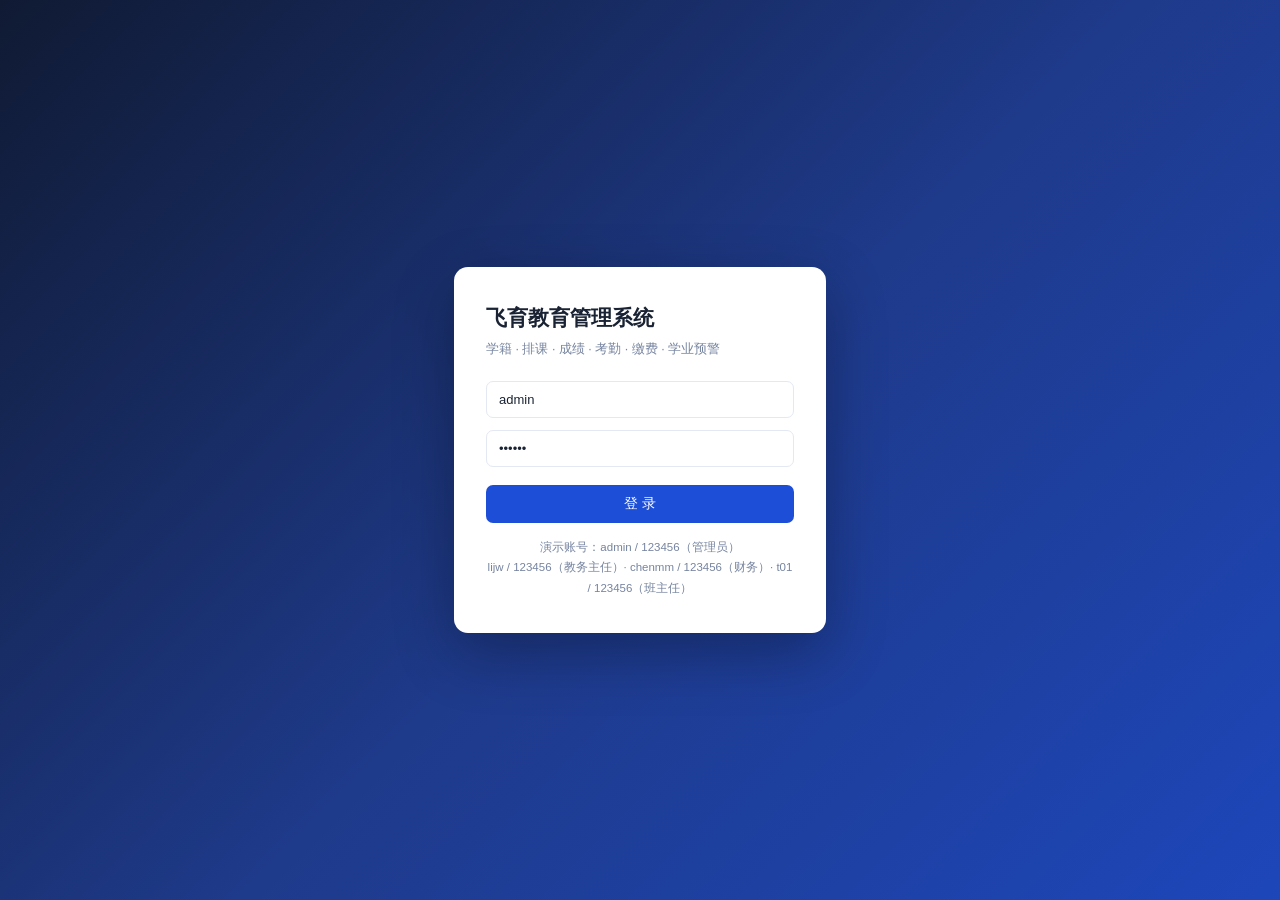
<file: frontend/login.html>
<!DOCTYPE html>
<html lang="zh-CN">
<head>
<meta charset="utf-8">
<meta name="viewport" content="width=device-width, initial-scale=1">
<title>登录 · 飞育教育管理系统</title>
<link rel="icon" href="favicon.svg">
<link rel="stylesheet" href="style.css">
<script>var PREFIX = (function () {
    var p = location.pathname.replace(/\/[^/]*$/, '');
    return (p === '/' || p === '') ? '' : p;
  })();</script>
</head>
<body>
<div class="login-wrap">
  <div class="login-box">
    <h1>飞育教育管理系统</h1>
    <p>学籍 · 排课 · 成绩 · 考勤 · 缴费 · 学业预警</p>
    <input id="u" placeholder="用户名" autocomplete="username" value="admin">
    <input id="p" type="password" placeholder="密码" autocomplete="current-password" value="123456">
    <button class="btn" id="go">登 录</button>
    <div class="hint">
      演示账号：admin / 123456（管理员）<br>
      lijw / 123456（教务主任）· chenmm / 123456（财务）· t01 / 123456（班主任）
    </div>
  </div>
</div>
<div id="toast" class="toast hidden"></div>
<div id="modal-mask" class="modal-mask hidden"><div class="modal" id="modal"></div></div>
<script src="app.js"></script>
<script>
(function () {
  function toast(m, err) {
    var t = document.getElementById('toast');
    t.textContent = m;
    t.style.background = err ? '#d03050' : '#1f2733';
    t.classList.remove('hidden');
    clearTimeout(t._tm);
    t._tm = setTimeout(function () { t.classList.add('hidden'); }, 2600);
  }
  function login() {
    var u = document.getElementById('u').value.trim();
    var p = document.getElementById('p').value;
    if (!u || !p) { toast('请输入用户名和密码', true); return; }
    var btn = document.getElementById('go');
    btn.disabled = true; btn.textContent = '登录中…';
    fetch(PREFIX + '/api/auth/login', {
      method: 'POST',
      headers: {'Content-Type': 'application/json'},
      body: JSON.stringify({username: u, password: p})
    }).then(function (r) {
      return r.json().then(function (j) { return {status: r.status, j: j}; });
    }).then(function (res) {
      if (res.status !== 200 || !res.j || res.j.code !== 200) {
        throw new Error((res.j && res.j.message) || '登录失败');
      }
      var d = res.j.data;
      localStorage.setItem('edu_token', d.token);
      localStorage.setItem('edu_user', JSON.stringify(d));
      location.href = 'index.html';
    }).catch(function (e) {
      toast(e.message, true);
      btn.disabled = false; btn.textContent = '登 录';
    });
  }
  document.getElementById('go').onclick = login;
  document.getElementById('p').onkeydown = function (e) { if (e.key === 'Enter') login(); };
  document.getElementById('u').onkeydown = function (e) { if (e.key === 'Enter') login(); };
})();
</script>
</body>
</html>
</file>
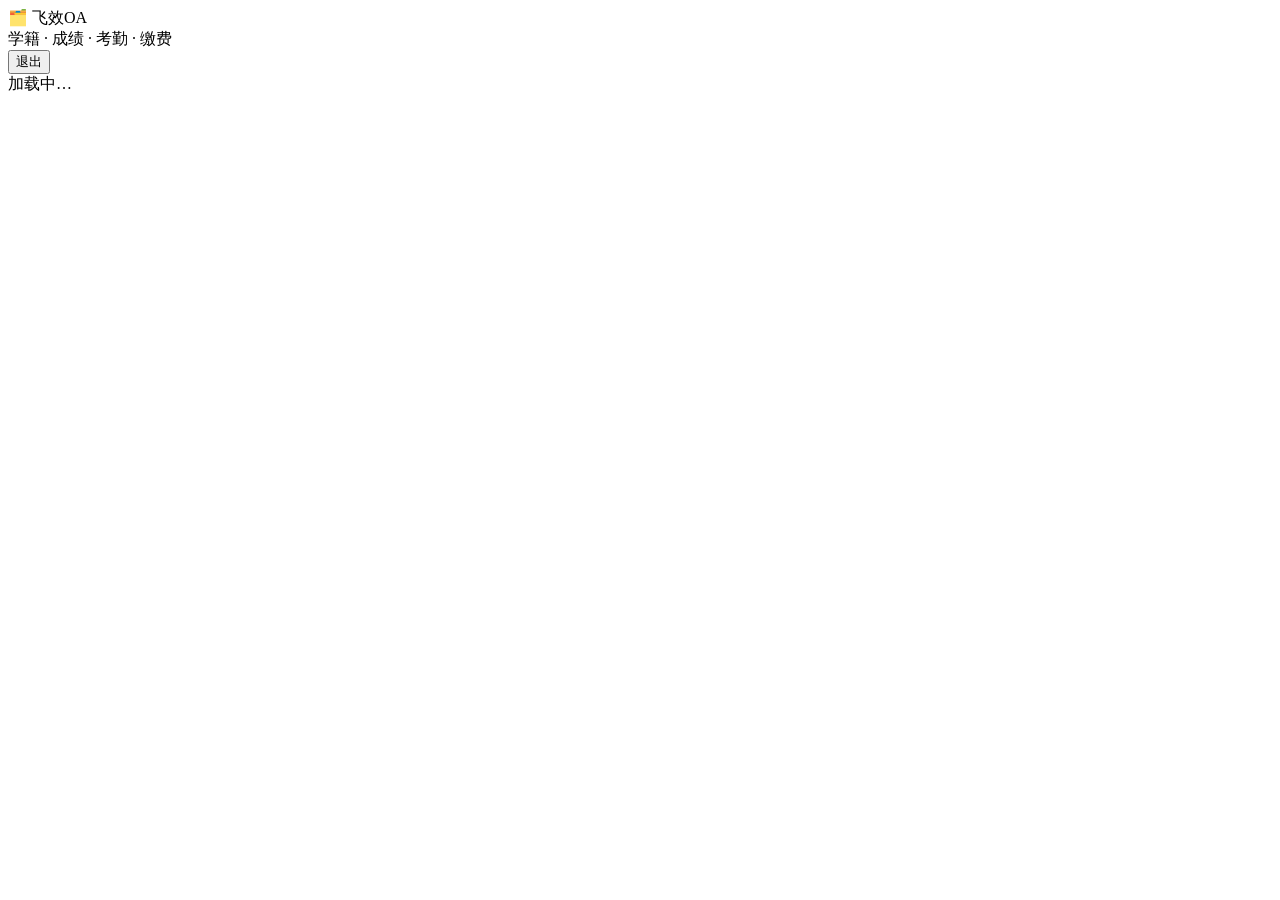
<file: tools/demo_template.html>
<!DOCTYPE html>
<html lang="zh-CN">
<head>
<meta charset="UTF-8" />
<meta name="viewport" content="width=device-width, initial-scale=1.0" />
<title>飞育教育管理系统 · 离线演示</title>
<style>
__STYLE__
</style>
</head>
<body>
  <div id="sidebar">
    <div class="brand">🗂️ 飞效OA</div>
    <div class="brand-sub">学籍 · 成绩 · 考勤 · 缴费</div>
    <nav id="nav"></nav>
    <div class="side-foot">
      <span id="who"></span>
      <button id="btn-logout" class="btn ghost sm">退出</button>
    </div>
  </div>
  <main id="main"><div class="empty">加载中…</div></main>
  <div id="modal-mask" class="modal-mask hidden"><div id="modal" class="modal"></div></div>
  <div id="toast" class="toast hidden"></div>
<script>var PREFIX = '';</script>
<script>
__RUNTIME_JS__
</script>
<script>
__APP_JS__
</script>
<script>
__PAGES_JS__
</script>
<script>boot();</script>
</body>
</html>
</file>
<file: frontend/style.css>
/* 飞育教育管理系统 · 样式 */
:root {
  --pri: #1d4ed8;
  --pri-d: #16389f;
  --bg: #f4f6fb;
  --card: #fff;
  --line: #e3e8f2;
  --txt: #1a2333;
  --sub: #7684a0;
  --ok: #16a34a;
  --warn: #d99b0b;
  --err: #cf2f4b;
  --side: #101a33;
  --side-2: #1b2b52;
}
* { box-sizing: border-box; }
html, body { margin: 0; padding: 0; }
body {
  font: 14px/1.6 -apple-system, "PingFang SC", "Microsoft YaHei", "Segoe UI", sans-serif;
  color: var(--txt);
  background: var(--bg);
  overflow-x: hidden;
}
a { color: var(--pri); text-decoration: none; }

/* ---------- 侧边栏 ---------- */
#sidebar {
  position: fixed; left: 0; top: 0; bottom: 0; width: 200px;
  background: var(--side); color: #c5cfdf; display: flex; flex-direction: column;
  z-index: 20;
}
.brand {
  padding: 18px 18px 4px; font-size: 18px; font-weight: 700; color: #fff;
  letter-spacing: 1px;
}
.brand-sub { padding: 0 18px 14px; font-size: 11.5px; color: #7d8aa5; }
#nav { flex: 1; overflow-y: auto; padding: 4px 8px; }
#nav a {
  display: flex; align-items: center; gap: 9px; padding: 8px 10px; margin: 1px 0;
  color: #b9c5da; border-radius: 7px; font-size: 13.5px; position: relative;
}
#nav a .ic { width: 18px; text-align: center; font-size: 14px; }
#nav a:hover { background: var(--side-2); color: #fff; }
#nav a.on { background: var(--pri); color: #fff; }
#nav a .badge {
  margin-left: auto; background: var(--err); color: #fff; font-size: 11px;
  min-width: 18px; height: 18px; line-height: 18px; text-align: center;
  border-radius: 9px; padding: 0 5px; font-weight: 600;
}
#nav a.on .badge { background: rgba(255,255,255,.28); }
.side-foot {
  padding: 12px 14px; border-top: 1px solid rgba(255,255,255,.08);
  font-size: 12px; display: flex; align-items: center; gap: 8px; flex-wrap: wrap;
}
.side-foot span { color: #8ba3a6; flex: 1; min-width: 80px; }

/* ---------- 主区 ---------- */
#main {
  margin-left: 200px; padding: 20px 24px 48px; min-height: 100vh;
}
h2.page { font-size: 19px; margin: 0 0 4px; font-weight: 650; }
.page-desc { color: var(--sub); font-size: 12.5px; margin-bottom: 14px; }

/* ---------- 卡片 ---------- */
.card {
  background: var(--card); border: 1px solid var(--line); border-radius: 10px;
  padding: 16px 18px; margin-bottom: 14px;
}
.card h3 {
  margin: 0 0 12px; font-size: 14.5px; font-weight: 650; display: flex;
  align-items: center; gap: 8px;
}
.card h3 .sub { font-weight: 400; font-size: 12px; color: var(--sub); margin-left: auto; }

/* ---------- KPI ---------- */
.kpis { display: flex; gap: 12px; flex-wrap: wrap; margin-bottom: 14px; }
.kpi {
  background: var(--card); border: 1px solid var(--line); border-radius: 10px;
  padding: 14px 18px; min-width: 130px; flex: 1;
}
.kpi b { display: block; font-size: 23px; font-weight: 700; line-height: 1.25; }
.kpi span { font-size: 12.5px; color: var(--sub); }
.kpi.ok b { color: var(--ok); }
.kpi.warn b { color: var(--warn); }
.kpi.err b { color: var(--err); }
.kpi.pri b { color: var(--pri); }

/* ---------- 工具条 ---------- */
.toolbar { display: flex; gap: 8px; flex-wrap: wrap; align-items: center; margin-bottom: 12px; }
.btn {
  border: 0; background: var(--pri); color: #fff; padding: 7px 14px;
  border-radius: 7px; font-size: 13px; cursor: pointer; font-family: inherit;
  transition: background .15s;
}
.btn:hover { background: var(--pri-d); }
.btn:disabled { opacity: .55; cursor: not-allowed; }
.btn.ghost { background: #eaf0f1; color: var(--txt); }
.btn.ghost:hover { background: #dfe8e9; }
.btn.danger { background: var(--err); }
.btn.ok { background: var(--ok); }
.btn.sm { padding: 4px 10px; font-size: 12px; }

input, select, textarea {
  font-family: inherit; font-size: 13px; padding: 7px 10px;
  border: 1px solid var(--line); border-radius: 7px; background: #fff;
  color: var(--txt); outline: none; max-width: 100%;
}
input:focus, select:focus, textarea:focus { border-color: var(--pri); }
textarea { resize: vertical; min-height: 84px; width: 100%; }

/* ---------- 表格 ---------- */
.tw { overflow-x: auto; }
table { width: 100%; border-collapse: collapse; font-size: 13px; }
th, td {
  text-align: left; padding: 9px 10px; border-bottom: 1px solid var(--line);
  white-space: nowrap;
}
th { color: var(--sub); font-weight: 600; font-size: 12.5px; background: #f9fbfb; }
tbody tr:hover { background: #f6faf9; }
tr.click { cursor: pointer; }
td.wrap { white-space: normal; min-width: 180px; }
td.num, th.num { text-align: right; font-variant-numeric: tabular-nums; }

.tag {
  display: inline-block; padding: 1px 8px; border-radius: 10px; font-size: 12px;
  background: #eaf0f1; color: var(--sub);
}
.tag.ok { background: #e6f7ec; color: var(--ok); }
.tag.warn { background: #fff5e0; color: var(--warn); }
.tag.err { background: #fdedf0; color: var(--err); }
.tag.pri { background: #e3f4f2; color: var(--pri); }

.empty { color: var(--sub); text-align: center; padding: 44px 12px; font-size: 13px; }

/* ---------- 表单 ---------- */
.fld { display: block; margin-bottom: 12px; }
.fld > span { display: block; font-size: 12.5px; color: var(--sub); margin-bottom: 5px; }
.fld input, .fld select, .fld textarea { width: 100%; }
.fld i { display: block; font-size: 11.5px; color: var(--sub); font-style: normal; margin-top: 3px; }
.grid2 { display: grid; grid-template-columns: 1fr 1fr; gap: 0 14px; }
.grid3 { display: grid; grid-template-columns: repeat(3, 1fr); gap: 0 14px; }

/* ---------- 进度条 ---------- */
.bar { background: #eaf0f1; border-radius: 5px; height: 9px; overflow: hidden; }
.bar i { display: block; height: 100%; background: var(--pri); border-radius: 5px; }
.bar i.warn { background: var(--warn); }
.bar i.err { background: var(--err); }
.bar i.ok { background: var(--ok); }

/* ---------- 竖向柱状图 ---------- */
.chart { display: flex; align-items: flex-end; gap: 10px; height: 190px; padding: 6px 0 0; }
.chart .col { flex: 1; display: flex; flex-direction: column; justify-content: flex-end;
  align-items: center; gap: 4px; min-width: 0; }
.chart .col .bars { display: flex; gap: 3px; align-items: flex-end; height: 150px; }
.chart .col .bars i { width: 14px; border-radius: 3px 3px 0 0; background: var(--pri);
  display: block; min-height: 2px; }
.chart .col .bars i.b2 { background: #9ecfc9; }
.chart .col .lb { font-size: 11.5px; color: var(--sub); white-space: nowrap; }
.chart .col .vv { font-size: 11px; color: var(--txt); }

/* ---------- 横向条形排行 ---------- */
.rank { display: flex; flex-direction: column; gap: 9px; }
.rank .r { display: flex; align-items: center; gap: 10px; font-size: 12.5px; }
.rank .r .n { width: 128px; overflow: hidden; text-overflow: ellipsis; white-space: nowrap; }
.rank .r .b { flex: 1; }
.rank .r .v { width: 96px; text-align: right; color: var(--sub);
  font-variant-numeric: tabular-nums; }

/* ---------- 时间线 ---------- */
.tl { position: relative; padding-left: 22px; }
.tl:before {
  content: ''; position: absolute; left: 6px; top: 6px; bottom: 6px;
  width: 2px; background: var(--line);
}
.tl-item { position: relative; padding: 0 0 16px; }
.tl-item:before {
  content: ''; position: absolute; left: -20px; top: 5px; width: 10px; height: 10px;
  border-radius: 50%; background: #fff; border: 2px solid var(--pri);
}
.tl-item.pass:before { border-color: var(--ok); }
.tl-item.reject:before { border-color: var(--err); }
.tl-item .t { font-size: 11.5px; color: var(--sub); }
.tl-item .h { font-weight: 600; font-size: 13.5px; margin: 1px 0; }
.tl-item .d { color: var(--sub); font-size: 12.5px; }

/* ---------- 风险卡片 ---------- */
.risk-list { display: flex; flex-direction: column; gap: 10px; }
.risk-item {
  background: var(--card); border: 1px solid var(--line); border-left: 3px solid var(--warn);
  border-radius: 9px; padding: 12px 16px;
}
.risk-item.lv-hi { border-left-color: var(--err); }
.risk-item.lv-mid { border-left-color: var(--warn); }
.risk-item.lv-lo { border-left-color: #9ecfc9; }
.risk-item .h { display: flex; align-items: center; gap: 8px; }
.risk-item .h b { font-size: 13.5px; }
.risk-item .d { color: var(--sub); font-size: 12.5px; margin: 4px 0 0; }

/* ---------- 税率卡 ---------- */
.rate-grid { display: grid; grid-template-columns: repeat(auto-fill, minmax(150px, 1fr)); gap: 10px; }
.rate-card {
  border: 1px solid var(--line); border-radius: 9px; padding: 12px 14px; background: #fff;
}
.rate-card b { display: block; font-size: 20px; color: var(--pri); }
.rate-card span { font-size: 12px; color: var(--sub); }

/* ---------- 弹层 ---------- */
.modal-mask {
  position: fixed; inset: 0; background: rgba(15, 28, 30, .45); z-index: 60;
  display: flex; align-items: flex-start; justify-content: center; padding: 40px 16px;
  overflow-y: auto;
}
.modal {
  background: #fff; border-radius: 12px; padding: 20px 22px; width: 520px;
  max-width: 100%; box-shadow: 0 16px 48px rgba(0,0,0,.22);
}
.modal.wide { width: 800px; }
.modal h3 { margin: 0 0 14px; font-size: 16px; }
.modal .acts { display: flex; gap: 8px; justify-content: flex-end; margin-top: 16px; }
.hidden { display: none !important; }

.toast {
  position: fixed; left: 50%; bottom: 40px; transform: translateX(-50%);
  background: #1a2333; color: #fff; padding: 10px 20px; border-radius: 8px;
  font-size: 13px; z-index: 90; box-shadow: 0 8px 24px rgba(0,0,0,.2);
  max-width: 80vw;
}

/* ---------- 结算卡 ---------- */
.settle {
  background: linear-gradient(135deg, #1d4ed8, #3b82f6); color: #fff;
  border-radius: 10px; padding: 16px 20px; margin-bottom: 14px;
}
.settle .row { display: flex; gap: 26px; flex-wrap: wrap; }
.settle .row > div b { display: block; font-size: 21px; font-weight: 700; }
.settle .row > div span { font-size: 12px; opacity: .82; }
.settle .note { margin-top: 10px; font-size: 12px; opacity: .85; }

/* ---------- 登录页 ---------- */
.login-wrap {
  min-height: 100vh; display: flex; align-items: center; justify-content: center;
  background: linear-gradient(135deg, #101a33 0%, #1e3a8a 52%, #1d4ed8 130%);
  padding: 20px;
}
.login-box {
  background: #fff; border-radius: 14px; padding: 34px 32px; width: 372px;
  max-width: 100%; box-shadow: 0 20px 60px rgba(0,0,0,.3);
}
.login-box h1 { font-size: 21px; margin: 0 0 4px; }
.login-box p { color: var(--sub); font-size: 12.5px; margin: 0 0 22px; }
.login-box input { width: 100%; margin-bottom: 12px; padding: 10px 12px; }
.login-box .btn { width: 100%; padding: 10px; font-size: 14px; margin-top: 6px; }
.hint { font-size: 11.5px; color: var(--sub); text-align: center; margin-top: 14px;
  line-height: 1.8; }

/* ---------- 移动端 ---------- */
@media (max-width: 820px) {
  #sidebar {
    position: static; width: auto; flex-direction: row; align-items: center;
    overflow-x: auto; padding: 0 8px;
  }
  .brand { padding: 10px 8px; font-size: 15px; white-space: nowrap; }
  .brand-sub { display: none; }
  #nav { display: flex; padding: 6px 0; flex: 1; }
  #nav a { white-space: nowrap; padding: 6px 10px; }
  #nav a .ic { display: none; }
  .side-foot { border: 0; padding: 6px; }
  .side-foot span { display: none; }
  #main { margin-left: 0; padding: 14px 12px 40px; }
  .grid2, .grid3 { grid-template-columns: 1fr; }
  .kpi b { font-size: 20px; }
  .chart { height: 160px; }
  .chart .col .bars { height: 120px; }
}

/* ---------- 飞育扩展 ---------- */
.sub-cell { font-size: 12px; color: var(--sub); max-width: 280px; white-space: normal; }
.rowitem { padding: 8px 4px; border-bottom: 1px dashed var(--line); display: flex; flex-wrap: wrap; align-items: baseline; gap: 8px; }
.rowitem.hot b { color: var(--err); }
.rowitem i { margin-left: auto; font-style: normal; font-size: 11.5px; color: var(--sub); }
.rowitem p { width: 100%; margin: 2px 0 0; font-size: 12.5px; color: var(--sub); }
table.week th { text-align: center; padding: 6px 4px; font-size: 12.5px; }
table.week td { border: 1px solid var(--line); padding: 3px; vertical-align: top; height: 46px; }
.slot b { display: block; font-size: 12px; color: var(--pri); }
.slot i { font-style: normal; font-size: 11px; color: var(--sub); }
.card.hot { border-color: #f3c1cb; background: #fff7f8; }
select, input[type=number] { margin-left: 6px; }
</file>
